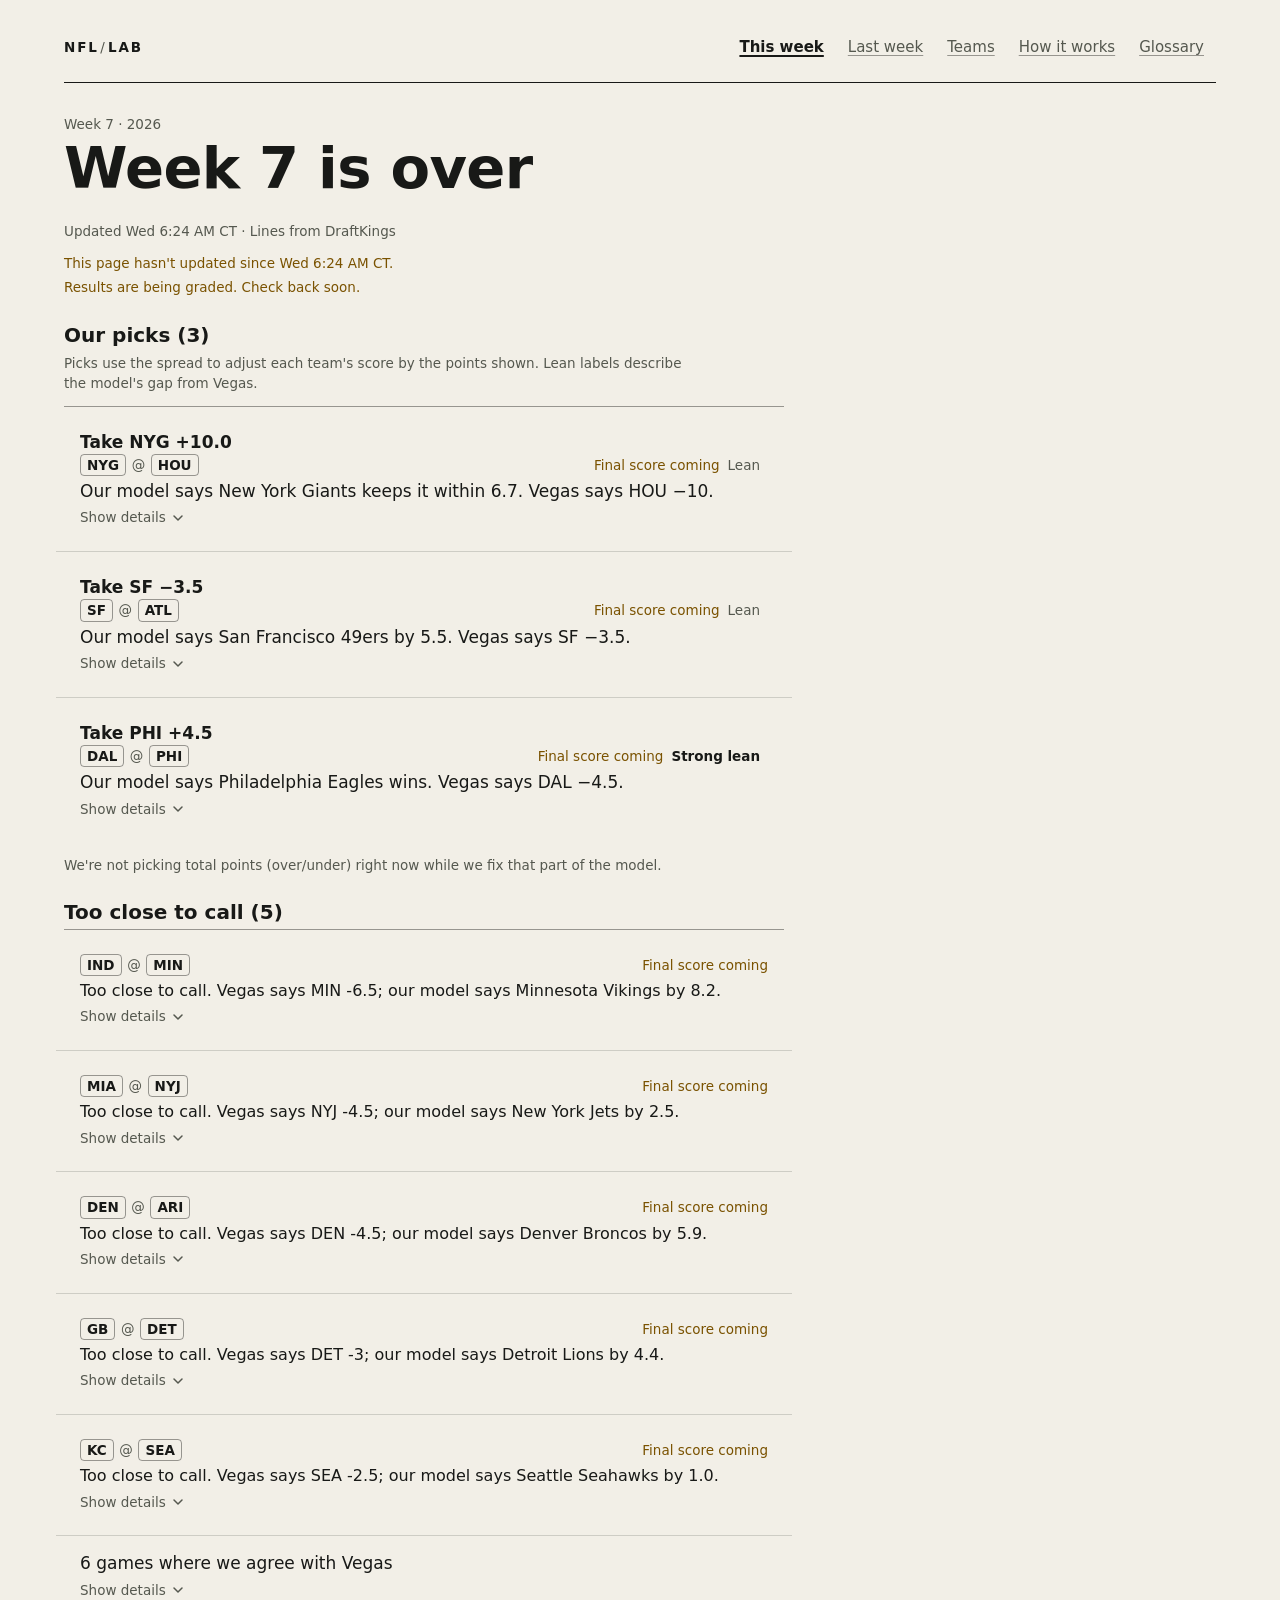
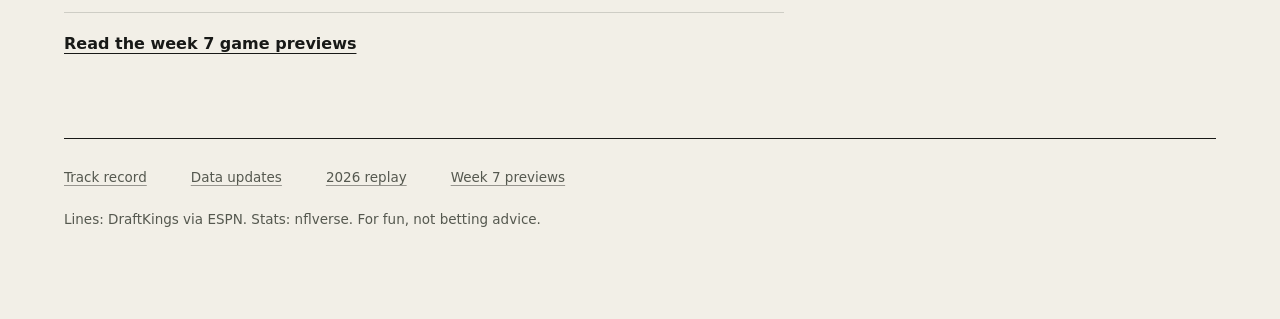
<file: public/index.html>
<!DOCTYPE html>
<html lang="en">
<head>
  <meta charset="utf-8">
  <meta name="viewport" content="width=device-width, initial-scale=1">
  <meta name="theme-color" content="#f2efe7" media="(prefers-color-scheme: light)">
  <meta name="theme-color" content="#181917" media="(prefers-color-scheme: dark)">
  <meta name="description" content="Who NFL Lab's model thinks wins this week, next to what Vegas says, plus an honest 2026 record.">
  <link rel="icon" href="data:image/svg+xml,<svg xmlns='http://www.w3.org/2000/svg' viewBox='0 0 16 16'><rect width='16' height='16' fill='%23181917'/><path d='M5 12.5 11 3.5' stroke='%23f2efe7' stroke-width='2'/></svg>">
  <title>NFL Lab: who we think wins this week</title>
  <link rel="stylesheet" href="assets/site.css">
</head>
<body data-page="home">
  <a class="skip" href="#main">Skip to content</a>
  <div class="wrap">
    <header class="top">
      <a class="mark" href="index.html">NFL<span>/</span>LAB</a>
      <nav class="nav primary" aria-label="Primary">
        <a href="index.html" aria-current="page">This week</a>
        <a href="recaps/week5.html">Last week</a>
        <a href="teams.html">Teams</a>
        <a href="model.html">How it works</a>
        <a href="glossary.html">Glossary</a>
      </nav>
    </header>

    <main id="main" tabindex="-1">
      <p class="kicker" id="kicker">This week</p>
      <h1 id="home-title">Loading this week's picks…</h1>
      <p class="updated" id="updated">&nbsp;</p>
      <p class="final-line" id="final-line" hidden></p>
      <div id="notices"></div>
      <p class="void-note" id="totals-void-note">The 6 week-6 over/under picks were voided Oct 15, and over/unders are paused. A replay of weeks 1-4 with the corrected totals formula went 6-18. The original frozen-model record remains 10-19; the replay does not replace it. The spread picks stand.</p>

      <div id="up-next" class="up-next" hidden></div>
      <h2 id="picks-h">Our picks</h2>
      <p class="picks-help" id="picks-help" hidden>Picks use the spread to adjust each team's score by the points shown. Lean labels describe the model's gap from Vegas.</p>
      <ul class="games" id="games"><li class="game-row placeholder" aria-hidden="true"></li></ul>
      <p class="totals-paused" id="totals-paused" hidden></p>

      <h2 id="close-h">Too close to call</h2>
      <ul class="games" id="close-games"></ul>

      <p class="next-link" id="previews-link"></p>
    </main>

    <footer>
      <nav class="foot-nav" aria-label="More pages">
        <a href="ledger.html">Track record</a>
        <a href="freshness.html">Data updates</a>
        <a href="report-card.html">2026 replay</a>
        <a href="previews/week7.html">Week 7 previews</a>
      </nav>
      <p class="foot-line">Lines: DraftKings via ESPN. Stats: nflverse. For fun, not betting advice.</p>
    </footer>
  </div>
  <script src="assets/site.js"></script>
</body>
</html>
</file>
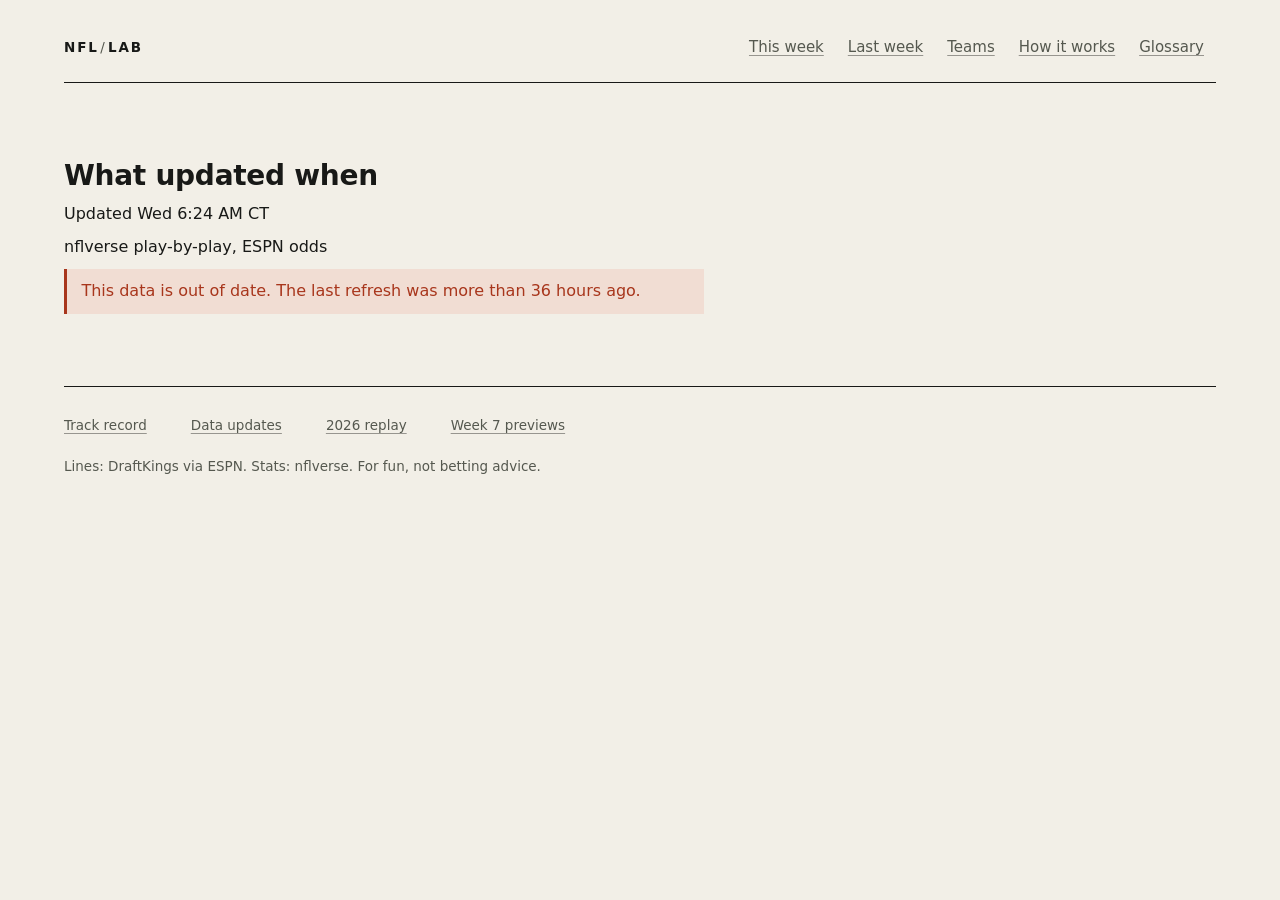
<file: public/freshness.html>
<!DOCTYPE html>
<html lang="en">
<head>
  <meta charset="utf-8">
  <meta name="viewport" content="width=device-width, initial-scale=1">
  <meta name="theme-color" content="#f2efe7" media="(prefers-color-scheme: light)">
  <meta name="theme-color" content="#181917" media="(prefers-color-scheme: dark)">
  <link rel="icon" href="data:image/svg+xml,<svg xmlns='http://www.w3.org/2000/svg' viewBox='0 0 16 16'><rect width='16' height='16' fill='%23181917'/><path d='M5 12.5 11 3.5' stroke='%23f2efe7' stroke-width='2'/></svg>">
  <title>NFL Lab: freshness</title>
  <link rel="stylesheet" href="assets/site.css">
</head>
<body data-page="freshness">
  <a class="skip" href="#main">Skip to content</a>
  <div class="wrap">
    <header class="top">
      <a class="mark" href="index.html">NFL<span>/</span>LAB</a>
      <nav class="nav primary" aria-label="Primary">
        <a href="index.html">This week</a>
        <a href="recaps/week5.html">Last week</a>
        <a href="teams.html">Teams</a>
        <a href="model.html">How it works</a>
        <a href="glossary.html">Glossary</a>
      </nav>
    </header>
    <main id="main" tabindex="-1">
    <h1>What updated when</h1>
    <p id="when">Updated …</p>
    <p>nflverse play-by-play, ESPN odds</p>
    <p id="stale" class="stale" hidden></p>
    </main>
    <footer>
      <nav class="foot-nav" aria-label="More pages">
        <a href="ledger.html">Track record</a>
        <a href="freshness.html">Data updates</a>
        <a href="report-card.html">2026 replay</a>
        <a href="previews/week7.html">Week 7 previews</a>
      </nav>
      <p class="foot-line">Lines: DraftKings via ESPN. Stats: nflverse. For fun, not betting advice.</p>
    </footer>
  </div>
  <script src="assets/site.js"></script>
</body>
</html>
</file>
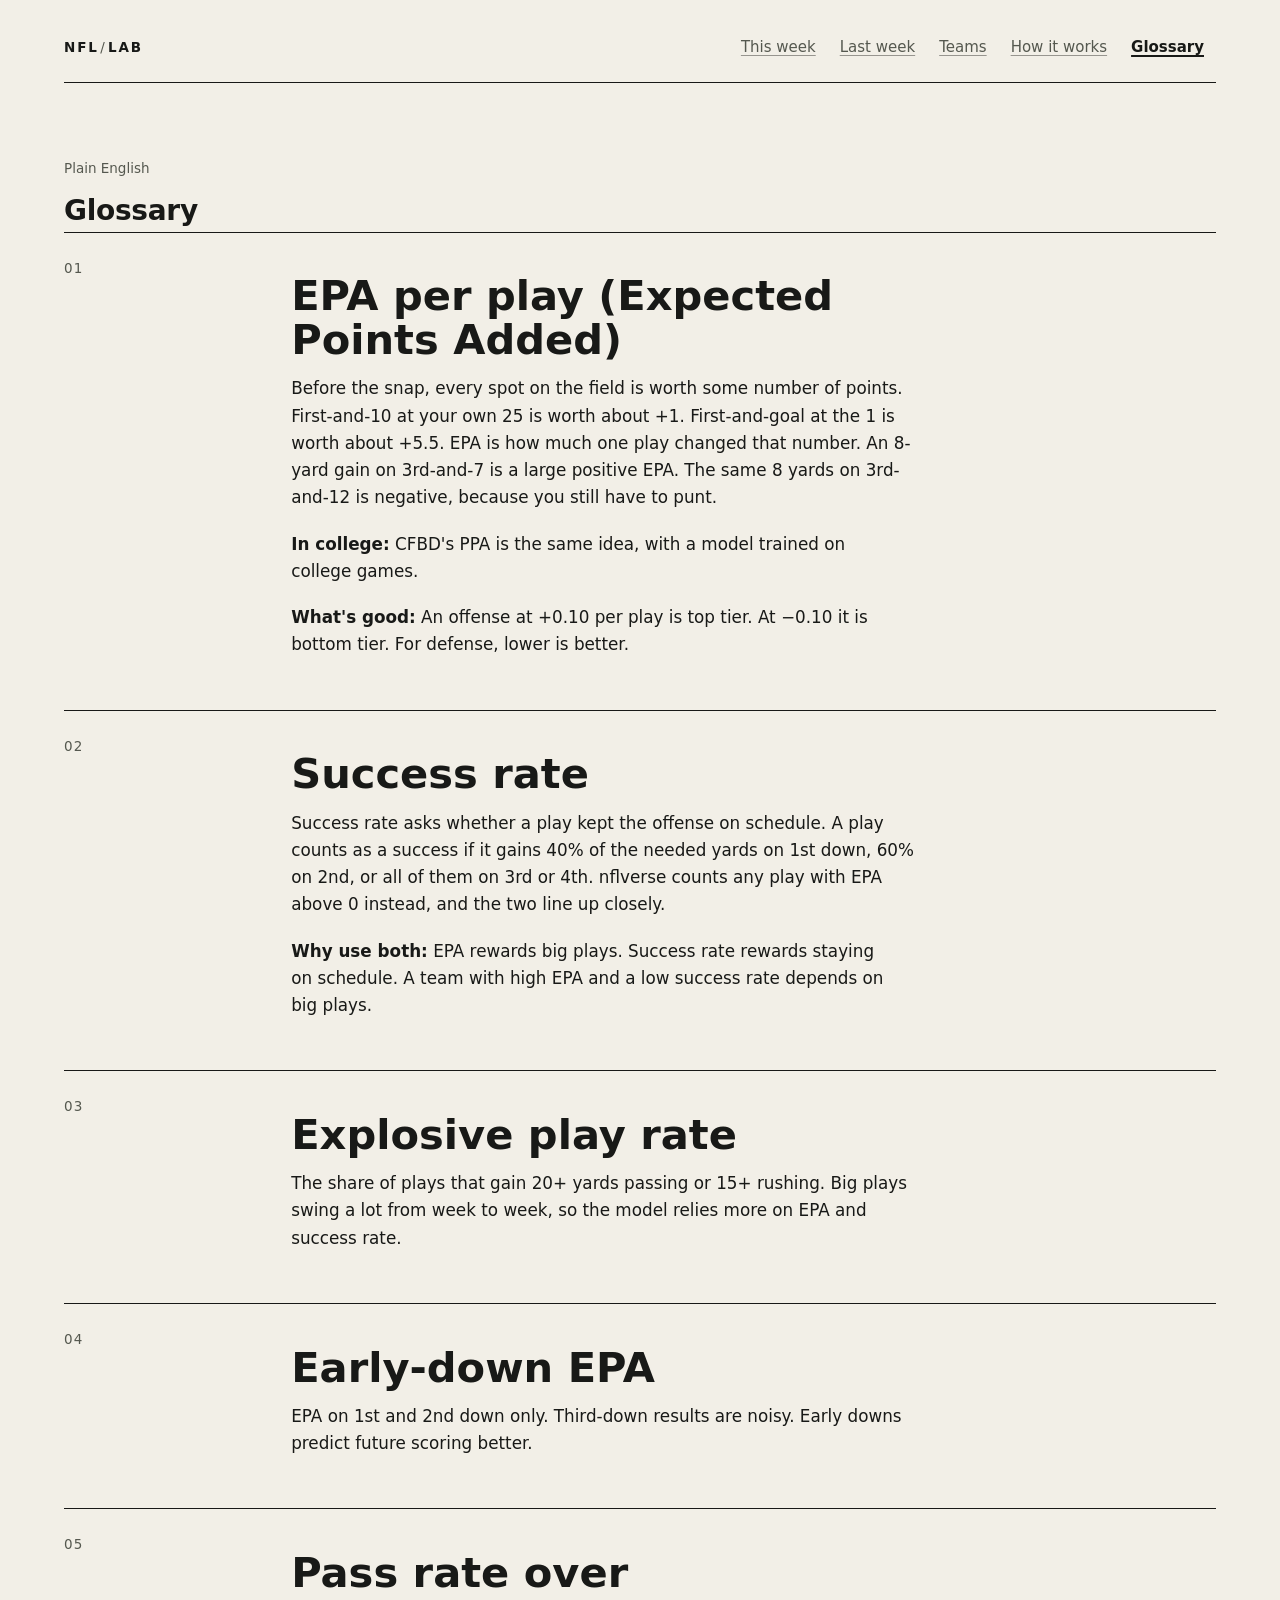
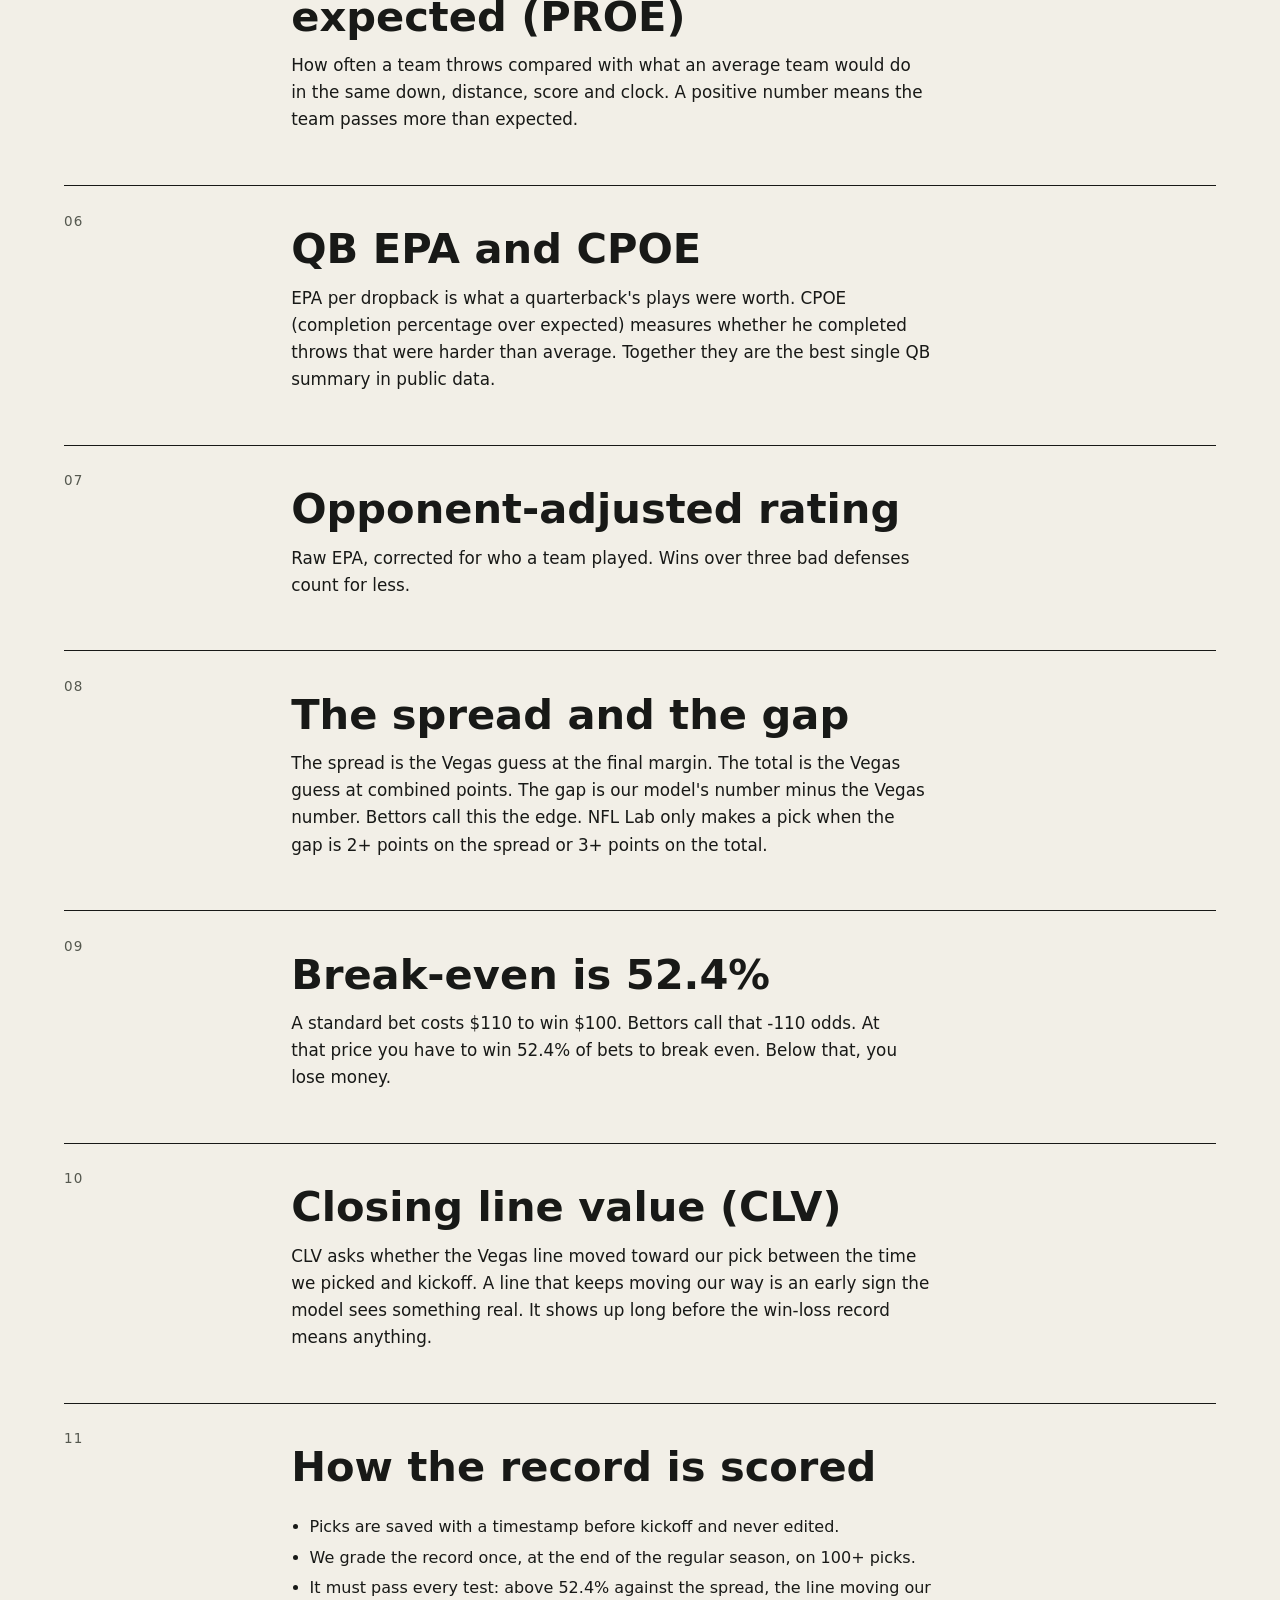
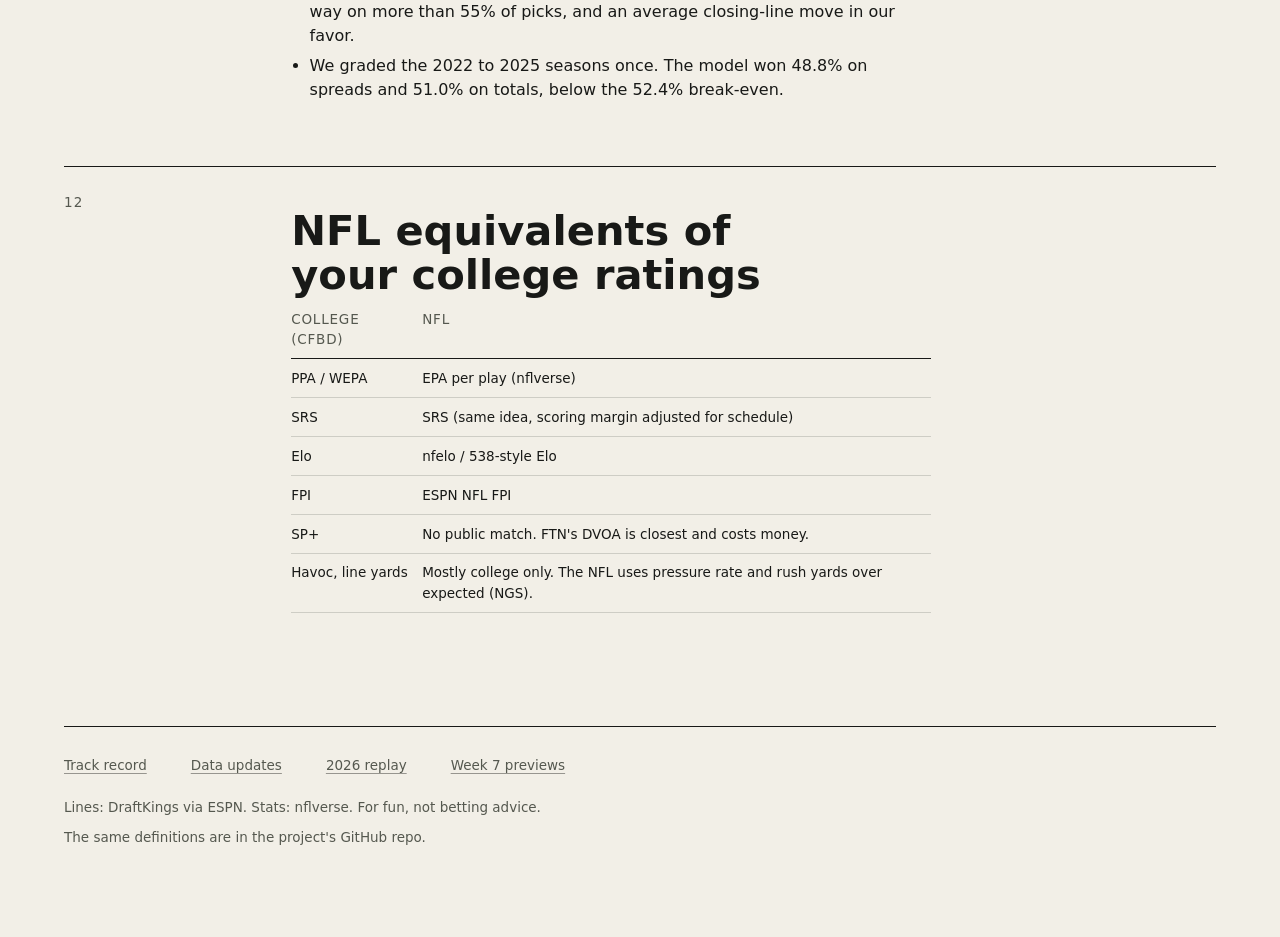
<file: public/glossary.html>
<!DOCTYPE html>
<html lang="en">
<head>
  <meta charset="utf-8">
  <meta name="viewport" content="width=device-width, initial-scale=1">
  <meta name="theme-color" content="#f2efe7" media="(prefers-color-scheme: light)">
  <meta name="theme-color" content="#181917" media="(prefers-color-scheme: dark)">
  <link rel="icon" href="data:image/svg+xml,<svg xmlns='http://www.w3.org/2000/svg' viewBox='0 0 16 16'><rect width='16' height='16' fill='%23181917'/><path d='M5 12.5 11 3.5' stroke='%23f2efe7' stroke-width='2'/></svg>">
  <title>NFL Lab: glossary</title>
  <link rel="stylesheet" href="assets/site.css">
</head>
<body>
  <a class="skip" href="#main">Skip to content</a>
  <div class="wrap">
    <header class="top">
      <a class="mark" href="index.html">NFL<span>/</span>LAB</a>
      <nav class="nav primary" aria-label="Primary">
        <a href="index.html">This week</a>
        <a href="recaps/week5.html">Last week</a>
        <a href="teams.html">Teams</a>
        <a href="model.html">How it works</a>
        <a href="glossary.html" aria-current="page">Glossary</a>
      </nav>
    </header>
    <main id="main" tabindex="-1">
    <p class="kicker">Plain English</p>
    <h1>Glossary</h1>

    <article class="game">
      <h2>EPA per play (Expected Points Added)</h2>
      <p>Before the snap, every spot on the field is worth some number of points. First-and-10 at your own 25 is worth about +1. First-and-goal at the 1 is worth about +5.5. EPA is how much one play changed that number. An 8-yard gain on 3rd-and-7 is a large positive EPA. The same 8 yards on 3rd-and-12 is negative, because you still have to punt.</p>
      <p><strong>In college:</strong> CFBD's PPA is the same idea, with a model trained on college games.</p>
      <p><strong>What's good:</strong> An offense at +0.10 per play is top tier. At −0.10 it is bottom tier. For defense, lower is better.</p>
    </article>

    <article class="game">
      <h2>Success rate</h2>
      <p>Success rate asks whether a play kept the offense on schedule. A play counts as a success if it gains 40% of the needed yards on 1st down, 60% on 2nd, or all of them on 3rd or 4th. nflverse counts any play with EPA above 0 instead, and the two line up closely.</p>
      <p><strong>Why use both:</strong> EPA rewards big plays. Success rate rewards staying on schedule. A team with high EPA and a low success rate depends on big plays.</p>
    </article>

    <article class="game">
      <h2>Explosive play rate</h2>
      <p>The share of plays that gain 20+ yards passing or 15+ rushing. Big plays swing a lot from week to week, so the model relies more on EPA and success rate.</p>
    </article>

    <article class="game">
      <h2>Early-down EPA</h2>
      <p>EPA on 1st and 2nd down only. Third-down results are noisy. Early downs predict future scoring better.</p>
    </article>

    <article class="game">
      <h2>Pass rate over expected (PROE)</h2>
      <p>How often a team throws compared with what an average team would do in the same down, distance, score and clock. A positive number means the team passes more than expected.</p>
    </article>

    <article class="game">
      <h2>QB EPA and CPOE</h2>
      <p>EPA per dropback is what a quarterback's plays were worth. CPOE (completion percentage over expected) measures whether he completed throws that were harder than average. Together they are the best single QB summary in public data.</p>
    </article>

    <article class="game">
      <h2>Opponent-adjusted rating</h2>
      <p>Raw EPA, corrected for who a team played. Wins over three bad defenses count for less.</p>
    </article>

    <article class="game">
      <h2>The spread and the gap</h2>
      <p>The spread is the Vegas guess at the final margin. The total is the Vegas guess at combined points. The gap is our model's number minus the Vegas number. Bettors call this the edge. NFL Lab only makes a pick when the gap is 2+ points on the spread or 3+ points on the total.</p>
    </article>

    <article class="game">
      <h2>Break-even is 52.4%</h2>
      <p>A standard bet costs $110 to win $100. Bettors call that -110 odds. At that price you have to win 52.4% of bets to break even. Below that, you lose money.</p>
    </article>

    <article class="game">
      <h2>Closing line value (CLV)</h2>
      <p>CLV asks whether the Vegas line moved toward our pick between the time we picked and kickoff. A line that keeps moving our way is an early sign the model sees something real. It shows up long before the win-loss record means anything.</p>
    </article>

    <article class="game">
      <h2>How the record is scored</h2>
      <ul>
        <li>Picks are saved with a timestamp before kickoff and never edited.</li>
        <li>We grade the record once, at the end of the regular season, on 100+ picks.</li>
        <li>It must pass every test: above 52.4% against the spread, the line moving our way on more than 55% of picks, and an average closing-line move in our favor.</li>
        <li>We graded the 2022 to 2025 seasons once. The model won 48.8% on spreads and 51.0% on totals, below the 52.4% break-even.</li>
      </ul>
    </article>

    <article class="game">
      <h2>NFL equivalents of your college ratings</h2>
      <table>
        <thead><tr><th>College (CFBD)</th><th>NFL</th></tr></thead>
        <tbody>
          <tr><td>PPA / WEPA</td><td>EPA per play (nflverse)</td></tr>
          <tr><td>SRS</td><td>SRS (same idea, scoring margin adjusted for schedule)</td></tr>
          <tr><td>Elo</td><td>nfelo / 538-style Elo</td></tr>
          <tr><td>FPI</td><td>ESPN NFL FPI</td></tr>
          <tr><td>SP+</td><td>No public match. FTN's DVOA is closest and costs money.</td></tr>
          <tr><td>Havoc, line yards</td><td>Mostly college only. The NFL uses pressure rate and rush yards over expected (NGS).</td></tr>
        </tbody>
      </table>
    </article>

    </main>
    <footer>
      <nav class="foot-nav" aria-label="More pages">
        <a href="ledger.html">Track record</a>
        <a href="freshness.html">Data updates</a>
        <a href="report-card.html">2026 replay</a>
        <a href="previews/week7.html">Week 7 previews</a>
      </nav>
      <p class="foot-line">Lines: DraftKings via ESPN. Stats: nflverse. For fun, not betting advice.</p>
      <p>The same definitions are in the project's GitHub repo.</p>
    </footer>
  </div>
</body>
</html>
</file>
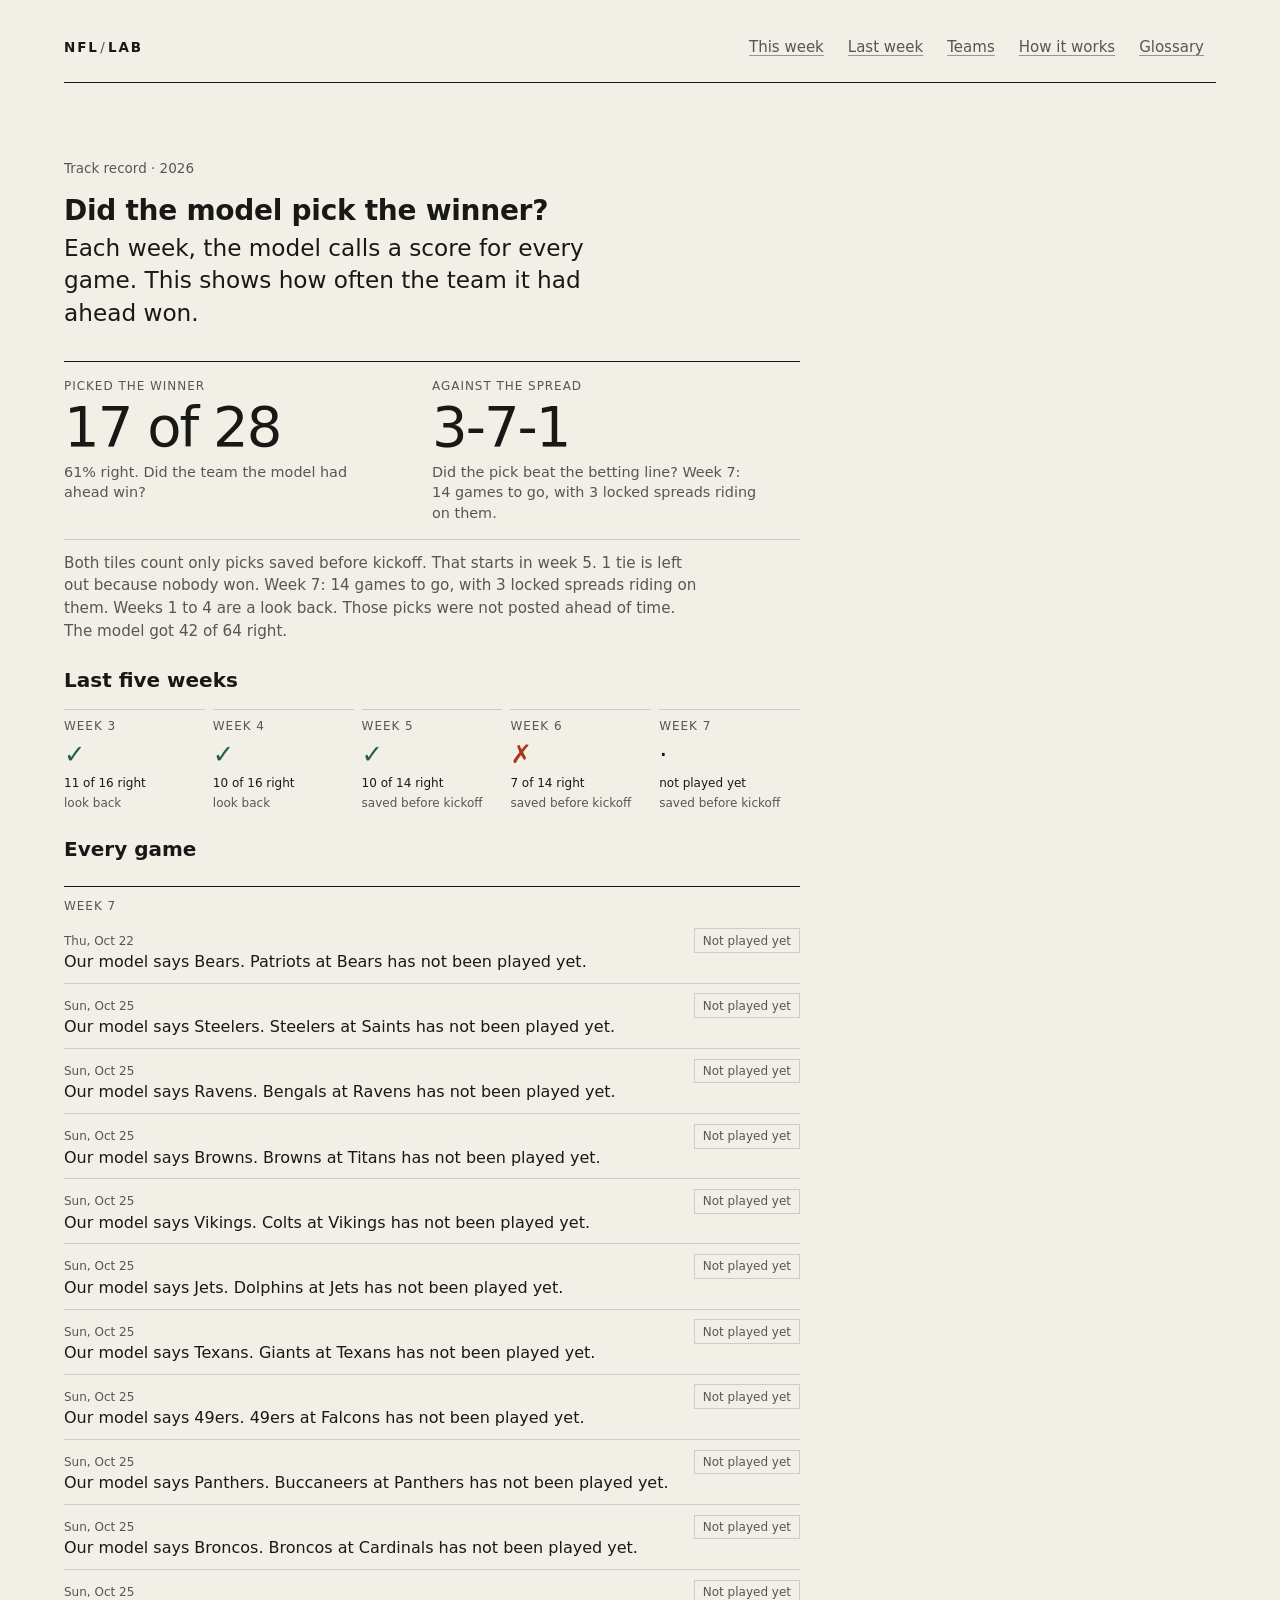
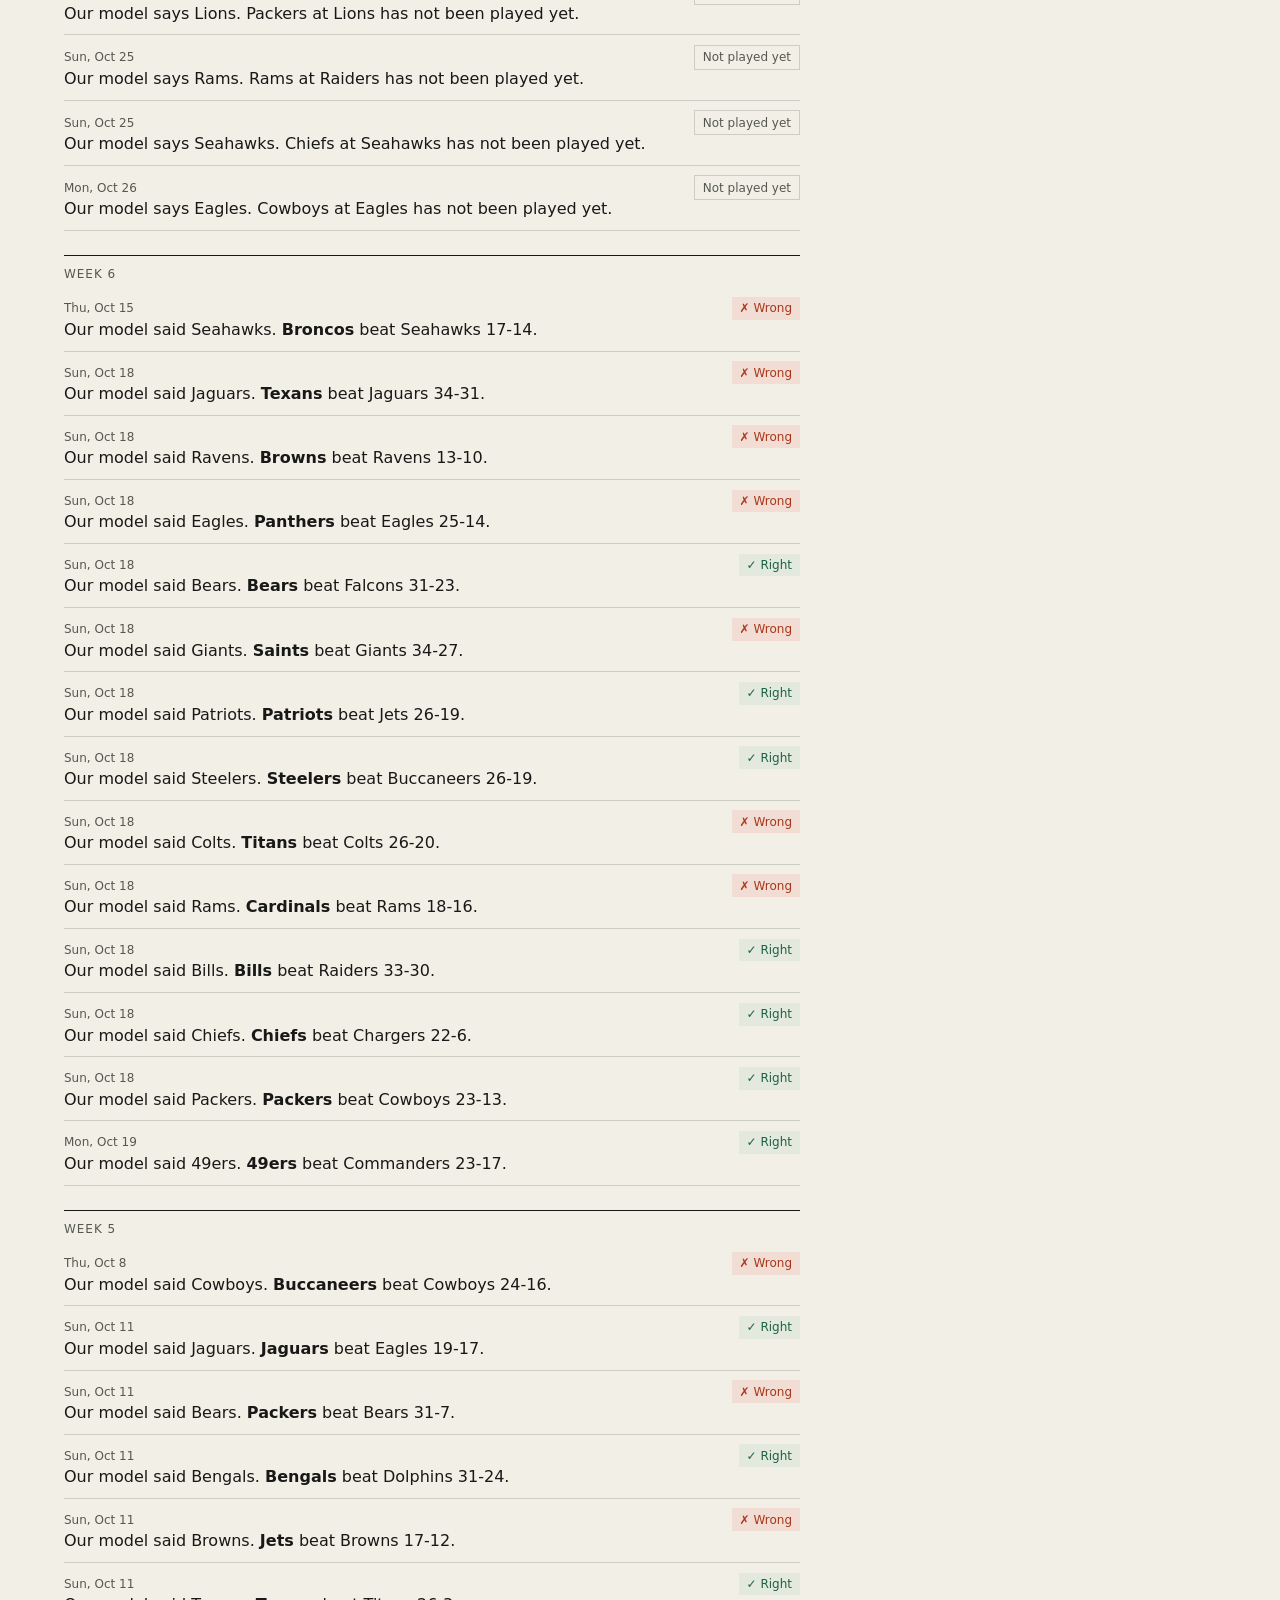
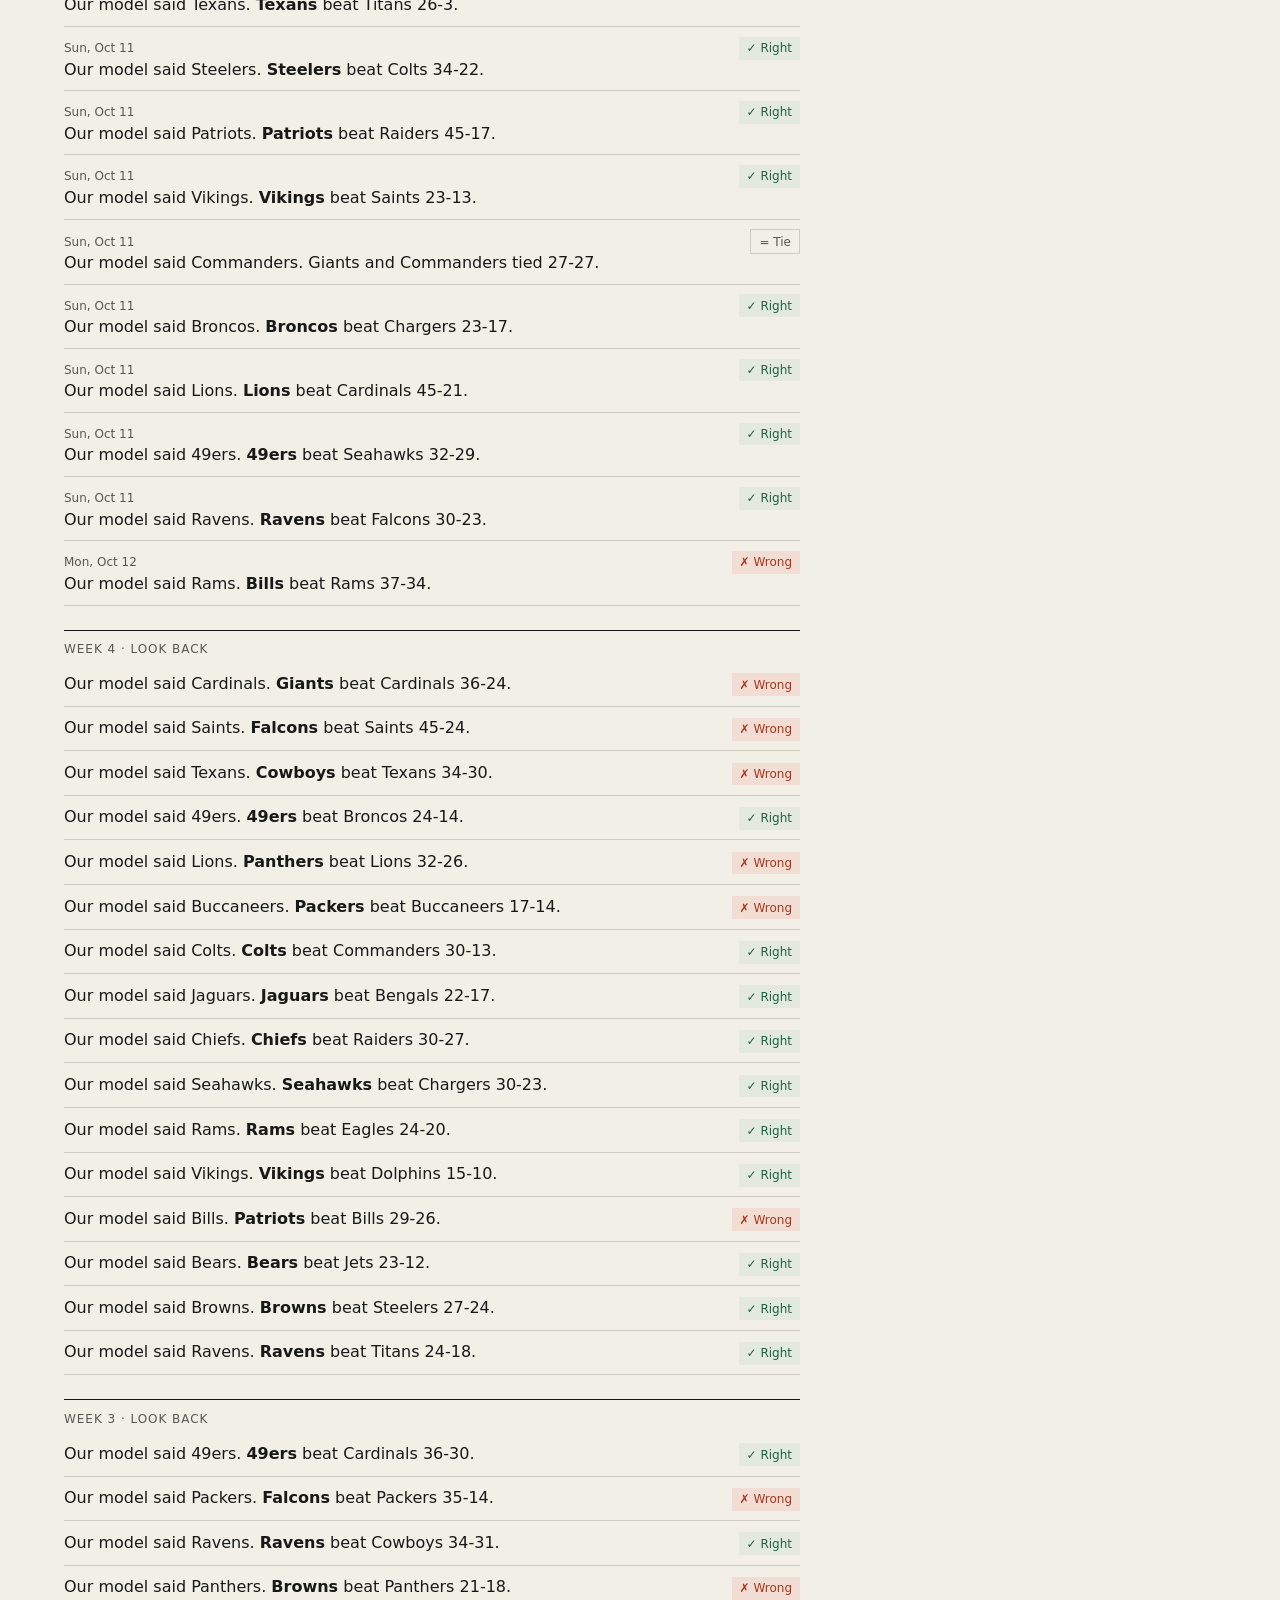
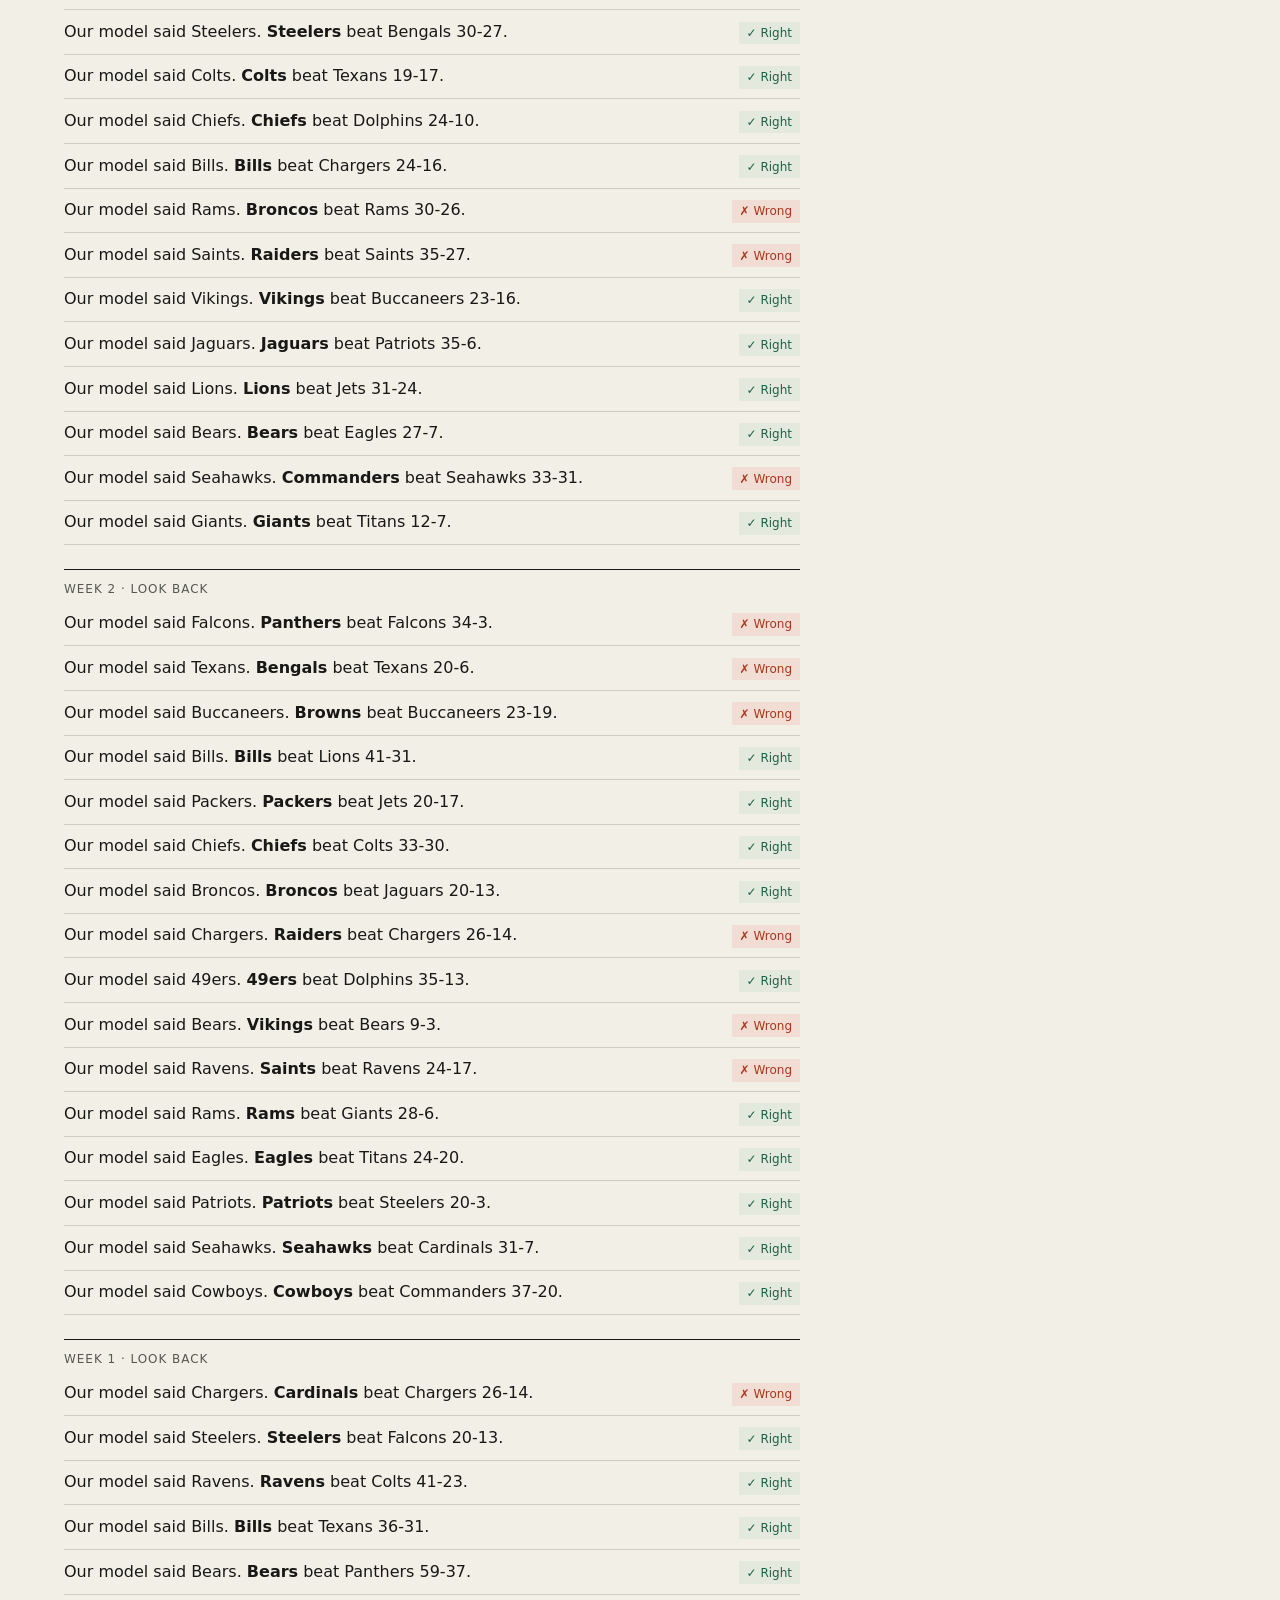
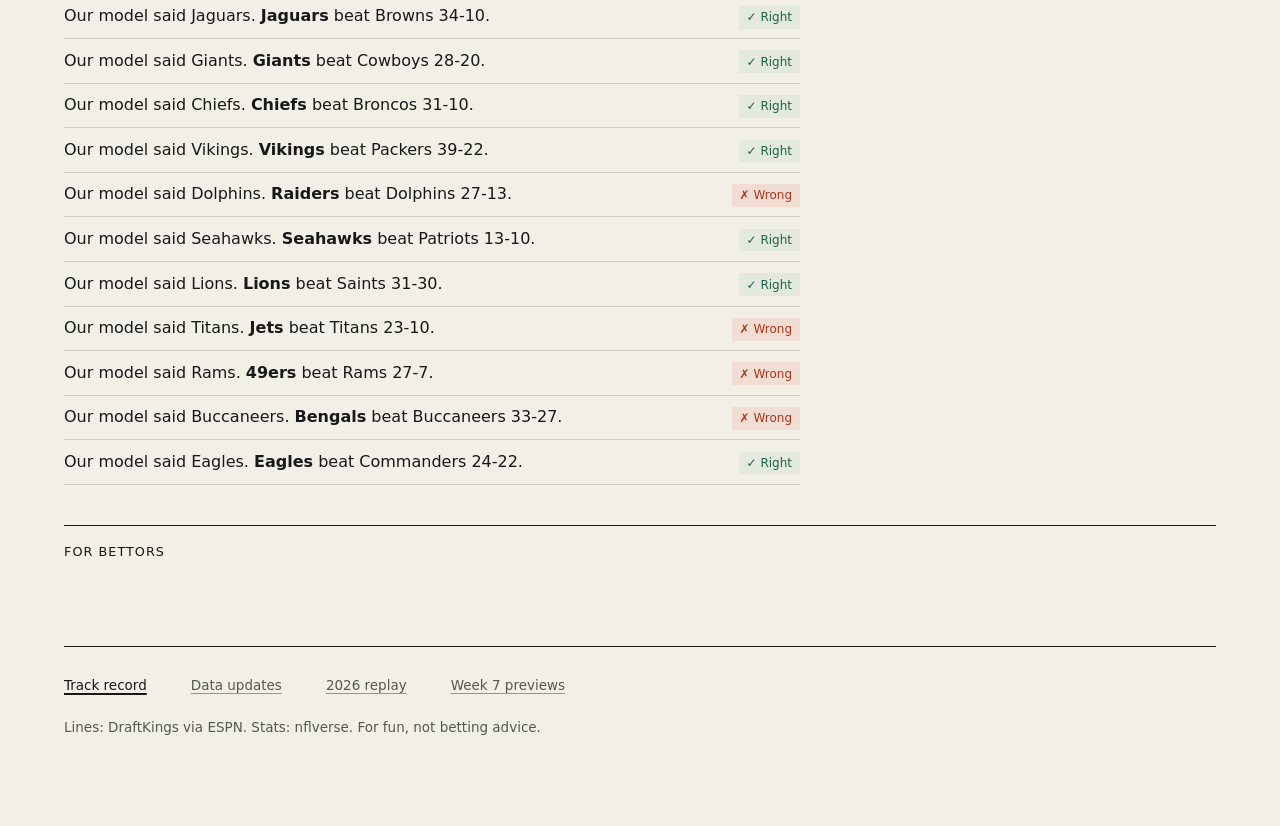
<file: public/ledger.html>
<!DOCTYPE html>
<html lang="en">
<head>
  <meta charset="utf-8">
  <meta name="viewport" content="width=device-width, initial-scale=1">
  <meta name="theme-color" content="#f2efe7" media="(prefers-color-scheme: light)">
  <meta name="theme-color" content="#181917" media="(prefers-color-scheme: dark)">
  <link rel="icon" href="data:image/svg+xml,<svg xmlns='http://www.w3.org/2000/svg' viewBox='0 0 16 16'><rect width='16' height='16' fill='%23181917'/><path d='M5 12.5 11 3.5' stroke='%23f2efe7' stroke-width='2'/></svg>">
  <title>NFL Lab: track record</title>
  <link rel="stylesheet" href="assets/site.css">
</head>
<body data-page="ledger">
  <a class="skip" href="#main">Skip to content</a>
  <div class="wrap">
    <header class="top">
      <a class="mark" href="index.html">NFL<span>/</span>LAB</a>
      <nav class="nav primary" aria-label="Primary">
        <a href="index.html">This week</a>
        <a href="recaps/week5.html">Last week</a>
        <a href="teams.html">Teams</a>
        <a href="model.html">How it works</a>
        <a href="glossary.html">Glossary</a>
      </nav>
    </header>
    <main id="main" tabindex="-1">
    <p class="kicker">Track record · 2026</p>
    <h1>Did the model pick the winner?</h1>
    <p class="lede">Each week, the model calls a score for every game. This shows how often the team it had ahead won.</p>
    <div class="tr-tiles" id="tr-tiles" aria-live="polite"></div>
    <p class="gloss" id="tr-scope">…</p>
    <h2>Last five weeks</h2>
    <ol class="tr-strip" id="tr-strip"></ol>
    <h2>Every game</h2>
    <div id="tr-games"></div>
    <details class="tr-bettors">
      <summary>For bettors</summary>
    <p class="kicker">2022 to 2025 test, graded once</p>
    <h2>2022 to 2025 did not clear the bar</h2>
    <p class="gloss">A standard bet costs $110 to win $100. Bettors call that -110 odds. At that price you have to win 52.4% of bets to break even.</p>
    <div class="spent">
      <p>Spreads</p>
      <p class="big" id="spread-rec">…</p>
      <p>Totals</p>
      <p class="big" id="total-rec">…</p>
      <p>We graded these seasons once, with the pick rule locked in advance. Ties against the spread (pushes) are counted but left out of the win rate.</p>
    </div>
    <h2>By season</h2>
    <div class="table-scroll" role="region" tabindex="0" aria-label="Holdout record by season">
    <table>
      <thead><tr><th>Season</th><th>Spreads</th><th>Totals</th></tr></thead>
      <tbody id="seasons"></tbody>
    </table>
    </div>
    <h2>Live 2026</h2>
    <p class="lock" id="lock-label">Official week-5 picks, DraftKings lines at lock.</p>
    <p class="void-note" id="totals-void-note">The 6 week-6 over/under picks were voided Oct 15, and over/unders are paused. A replay of weeks 1-4 with the corrected totals formula went 6-18. The original frozen-model record remains 10-19; the replay does not replace it. The spread picks stand.</p>
    <p class="void-note" id="close-fallback-note" hidden></p>
    <p id="holdout-note">The 2026 live record starts with these picks. Our 2022 to 2025 test result stays as published: 48.8% of spread picks right, short of the 52.4% needed to break even.</p>
    <p id="live-health">…</p>
    <p class="totals-paused" id="totals-paused" hidden></p>
    <p class="gloss">We also track whether the Vegas line moved toward our pick between the time we picked and kickoff. A line that keeps moving our way is an early sign the model sees something real. It shows up long before the win-loss record means anything.</p>
    <p class="gloss">We compare the DraftKings line on ESPN at pick time with the same line just before kickoff. A game that missed that check keeps an nflverse closing line, labeled on the card. That line is a different sportsbook and is not this comparison.</p>
    <div class="table-scroll" role="region" tabindex="0" aria-label="Live 2026 picks">
    <table>
      <thead><tr><th>Game</th><th>Pick</th><th>Saved</th></tr></thead>
      <tbody id="live"></tbody>
    </table>
    </div>
    </details>
    </main>
    <footer>
      <nav class="foot-nav" aria-label="More pages">
        <a href="ledger.html" aria-current="page">Track record</a>
        <a href="freshness.html">Data updates</a>
        <a href="report-card.html">2026 replay</a>
        <a href="previews/week7.html">Week 7 previews</a>
      </nav>
      <p class="foot-line">Lines: DraftKings via ESPN. Stats: nflverse. For fun, not betting advice.</p>
    </footer>
  </div>
  <script src="assets/site.js"></script>
</body>
</html>
</file>
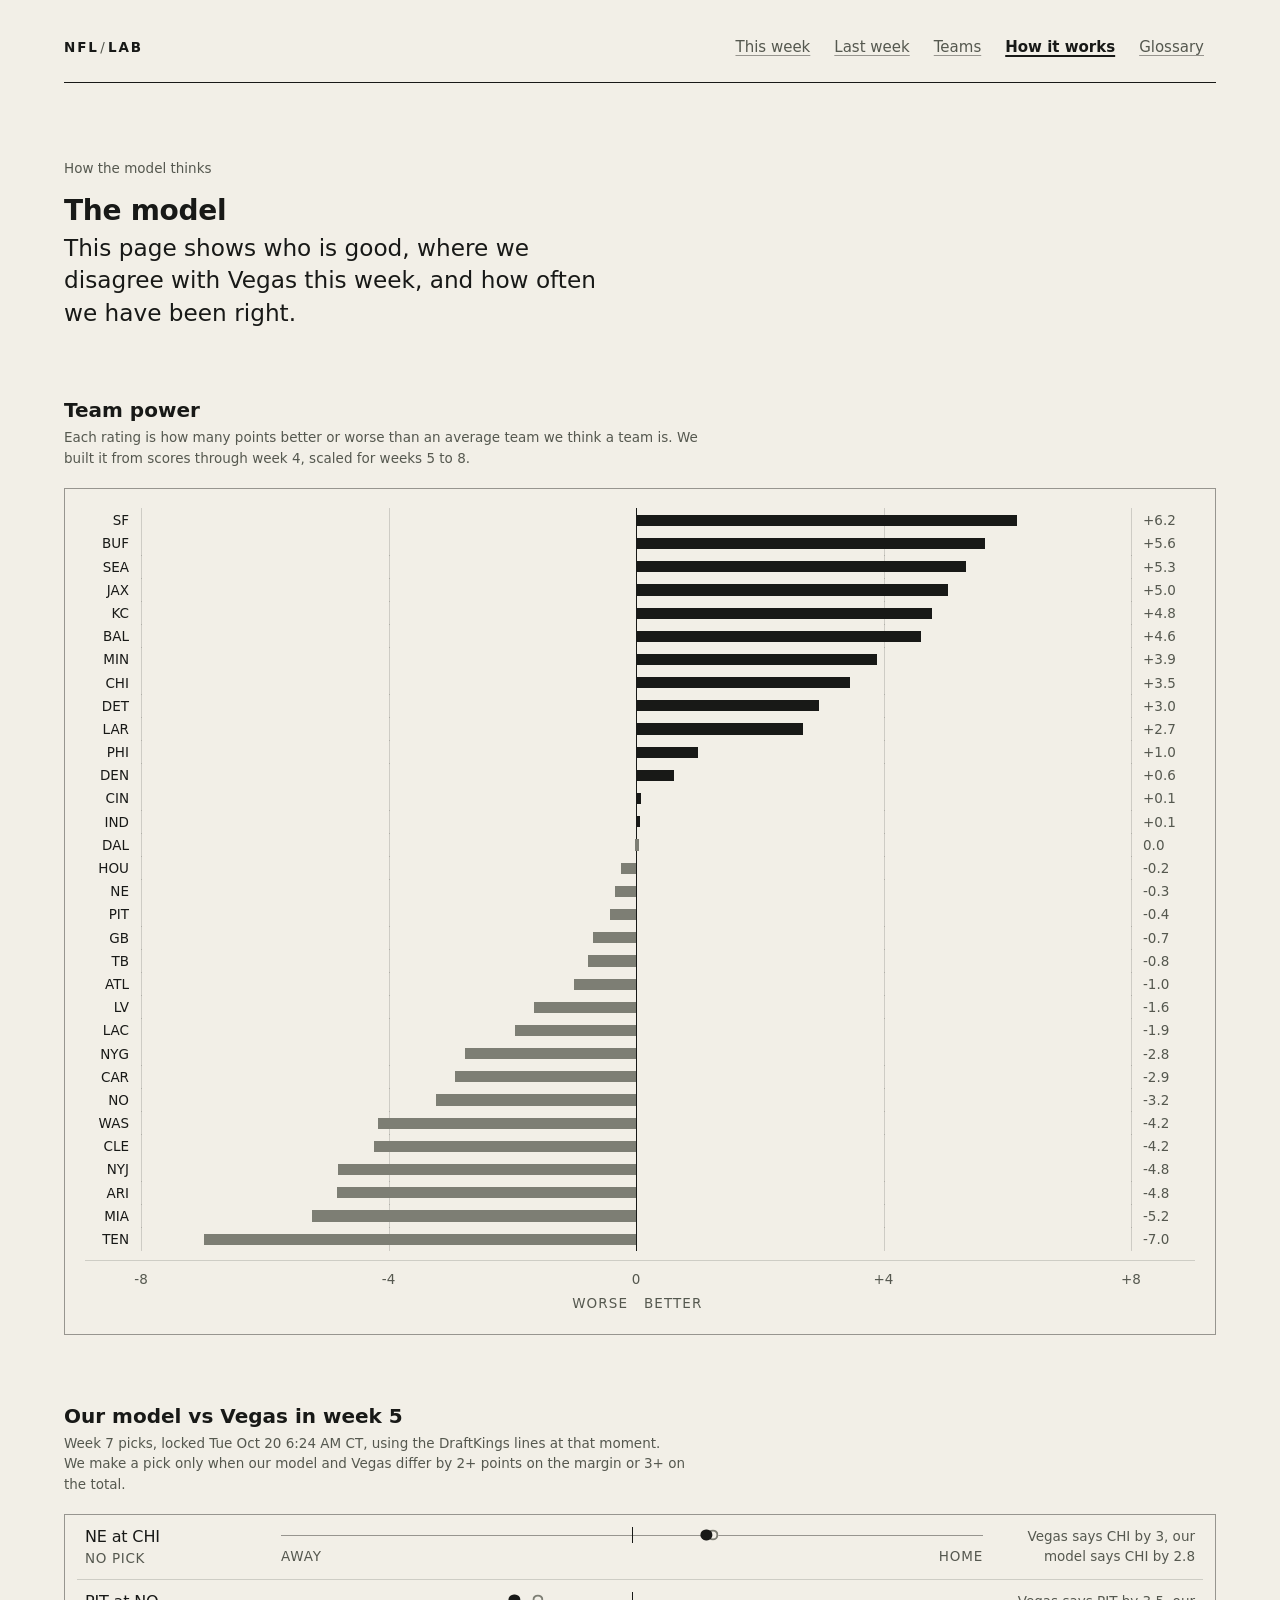
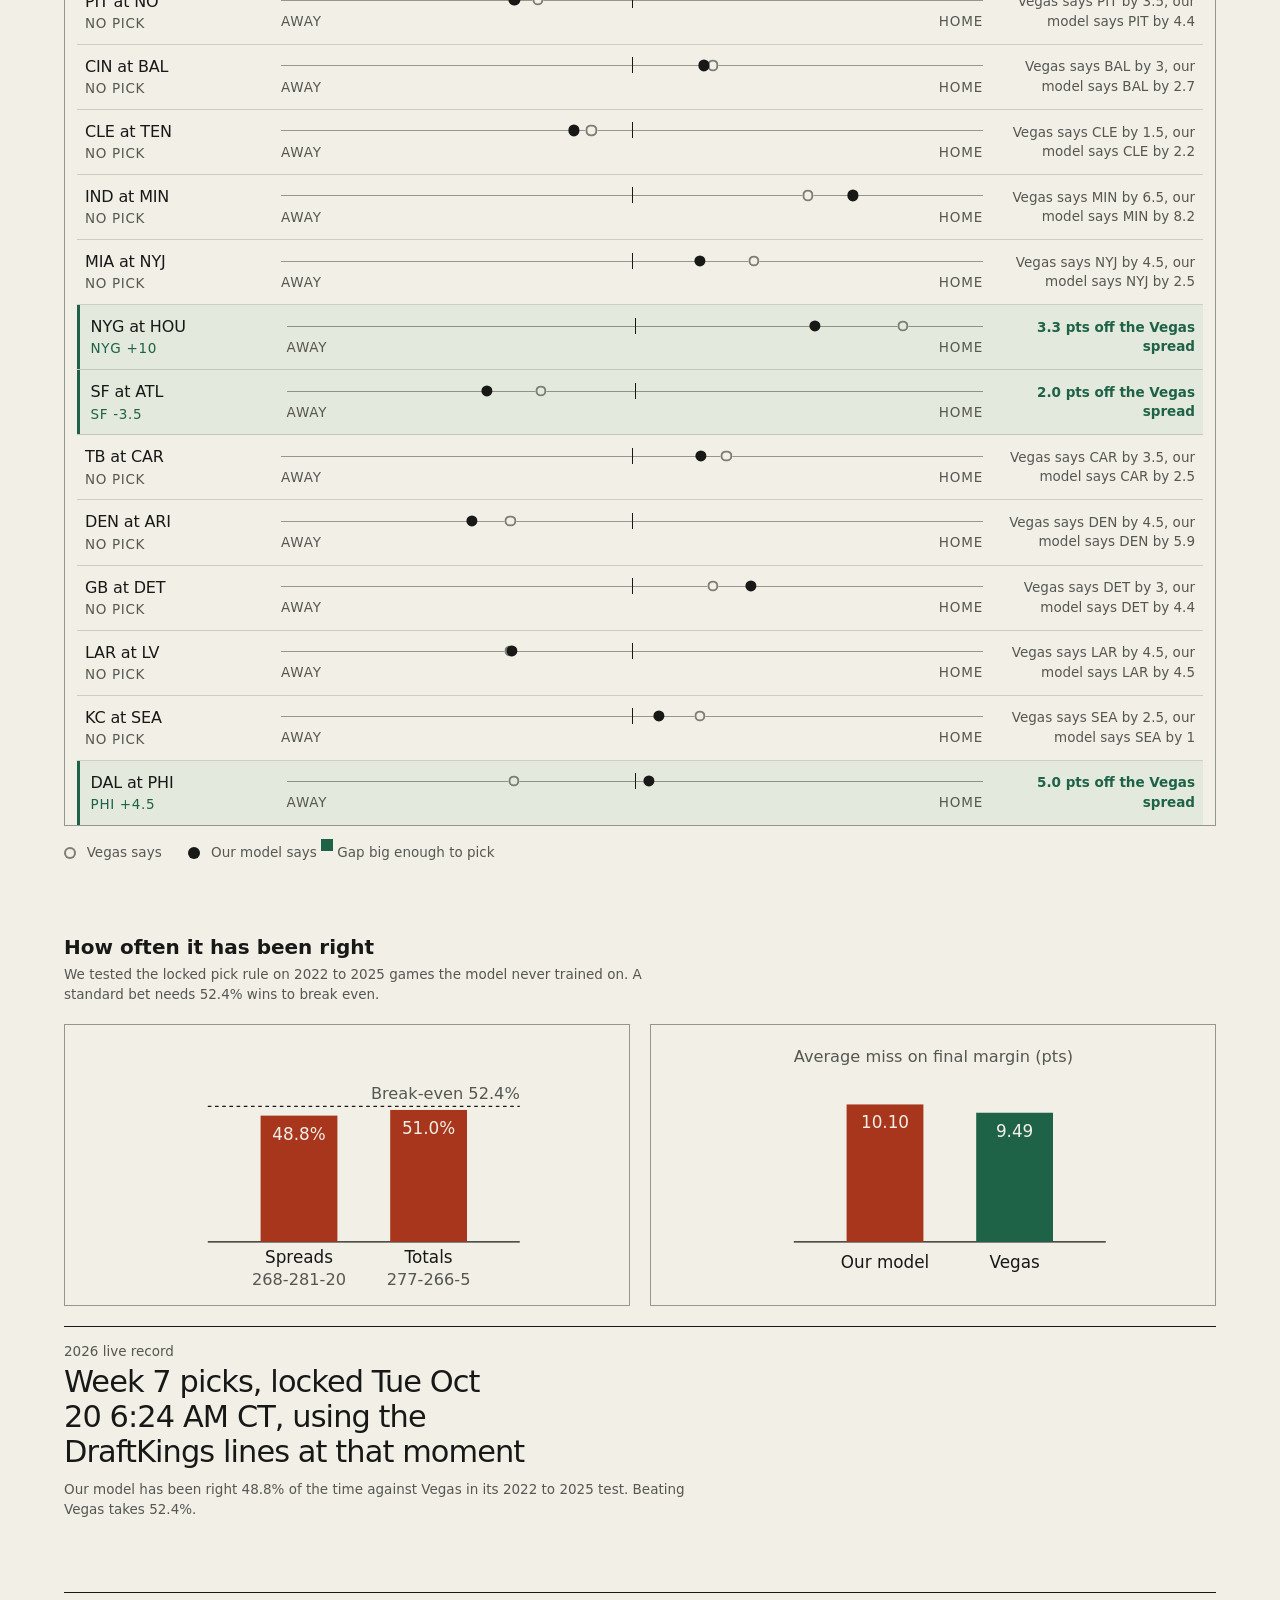
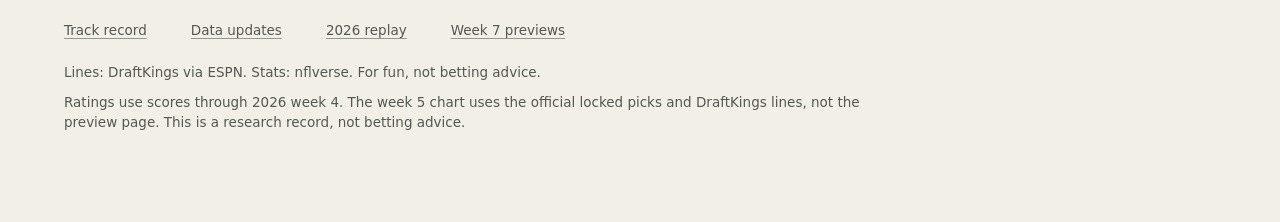
<file: public/model.html>
<!DOCTYPE html>
<html lang="en">
<head>
  <meta charset="utf-8">
  <meta name="viewport" content="width=device-width, initial-scale=1">
  <meta name="theme-color" content="#f2efe7" media="(prefers-color-scheme: light)">
  <meta name="theme-color" content="#181917" media="(prefers-color-scheme: dark)">
  <link rel="icon" href="data:image/svg+xml,<svg xmlns='http://www.w3.org/2000/svg' viewBox='0 0 16 16'><rect width='16' height='16' fill='%23181917'/><path d='M5 12.5 11 3.5' stroke='%23f2efe7' stroke-width='2'/></svg>">
  <title>NFL Lab: model</title>
  <link rel="stylesheet" href="assets/site.css">
</head>
<body data-page="model">
  <a class="skip" href="#main">Skip to content</a>
  <div class="wrap">
    <header class="top">
      <a class="mark" href="index.html">NFL<span>/</span>LAB</a>
      <nav class="nav primary" aria-label="Primary">
        <a href="index.html">This week</a>
        <a href="recaps/week5.html">Last week</a>
        <a href="teams.html">Teams</a>
        <a href="model.html" aria-current="page">How it works</a>
        <a href="glossary.html">Glossary</a>
      </nav>
    </header>

    <main id="main" tabindex="-1">
      <p class="kicker">How the model thinks</p>
      <h1>The model</h1>
      <p class="lede">This page shows who is good, where we disagree with Vegas this week, and how often we have been right.</p>

      <section class="model-sec" aria-labelledby="ratings-h">
        <h2 id="ratings-h">Team power</h2>
        <p class="caption" id="ratings-caption">Each rating is how many points better or worse than an average team we think a team is. We built it from scores through week 4, scaled for weeks 5 to 8.</p>
        <div class="chart-card" id="ratings-chart"></div>
      </section>

      <section class="model-sec" aria-labelledby="week5-h">
        <h2 id="week5-h">Our model vs Vegas in week 5</h2>
        <p class="caption" id="week5-caption">Week 5 picks, using the DraftKings lines at lock time. We make a pick only when our model and Vegas differ by 2+ points on the margin or 3+ on the total.</p>
        <p class="void-note" id="totals-void-note">The 6 week-6 over/under picks were voided Oct 15, and over/unders are paused. A replay of weeks 1-4 with the corrected totals formula went 6-18. The original frozen-model record remains 10-19; the replay does not replace it. The spread picks stand.</p>
        <p class="void-note" id="close-fallback-note" hidden></p>
        <div class="chart-card games-panel" id="games-chart"></div>
        <p class="legend-row" aria-hidden="true">
          <span class="swatch market"></span> Vegas says
          <span class="swatch model"></span> Our model says
          <span class="swatch pick"></span> Gap big enough to pick
        </p>
      </section>

      <section class="model-sec" aria-labelledby="record-h">
        <h2 id="record-h">How often it has been right</h2>
        <p class="caption">We tested the locked pick rule on 2022 to 2025 games the model never trained on. A standard bet needs 52.4% wins to break even.</p>
        <div class="chart-grid">
          <div class="chart-card" id="winrate-chart"></div>
          <div class="chart-card" id="mae-chart"></div>
        </div>
        <div class="live-slot" id="live-slot">
          <p class="kicker">2026 live record</p>
          <p class="live-label" id="live-label">Week 5 picks, using the DraftKings lines at lock time</p>
          <p class="meta" id="live-meta">The 2026 live record starts with these picks. Our 2022 to 2025 test result stays as published: 48.8% of spread picks right, short of the 52.4% needed to break even.</p>
        </div>
      </section>
    </main>

    <footer>
      <nav class="foot-nav" aria-label="More pages">
        <a href="ledger.html">Track record</a>
        <a href="freshness.html">Data updates</a>
        <a href="report-card.html">2026 replay</a>
        <a href="previews/week7.html">Week 7 previews</a>
      </nav>
      <p class="foot-line">Lines: DraftKings via ESPN. Stats: nflverse. For fun, not betting advice.</p>
      <p>Ratings use scores through 2026 week 4. The week 5 chart uses the official locked picks and DraftKings lines, not the preview page. This is a research record, not betting advice.</p>
    </footer>
  </div>
  <script src="assets/site.js"></script>
</body>
</html>
</file>
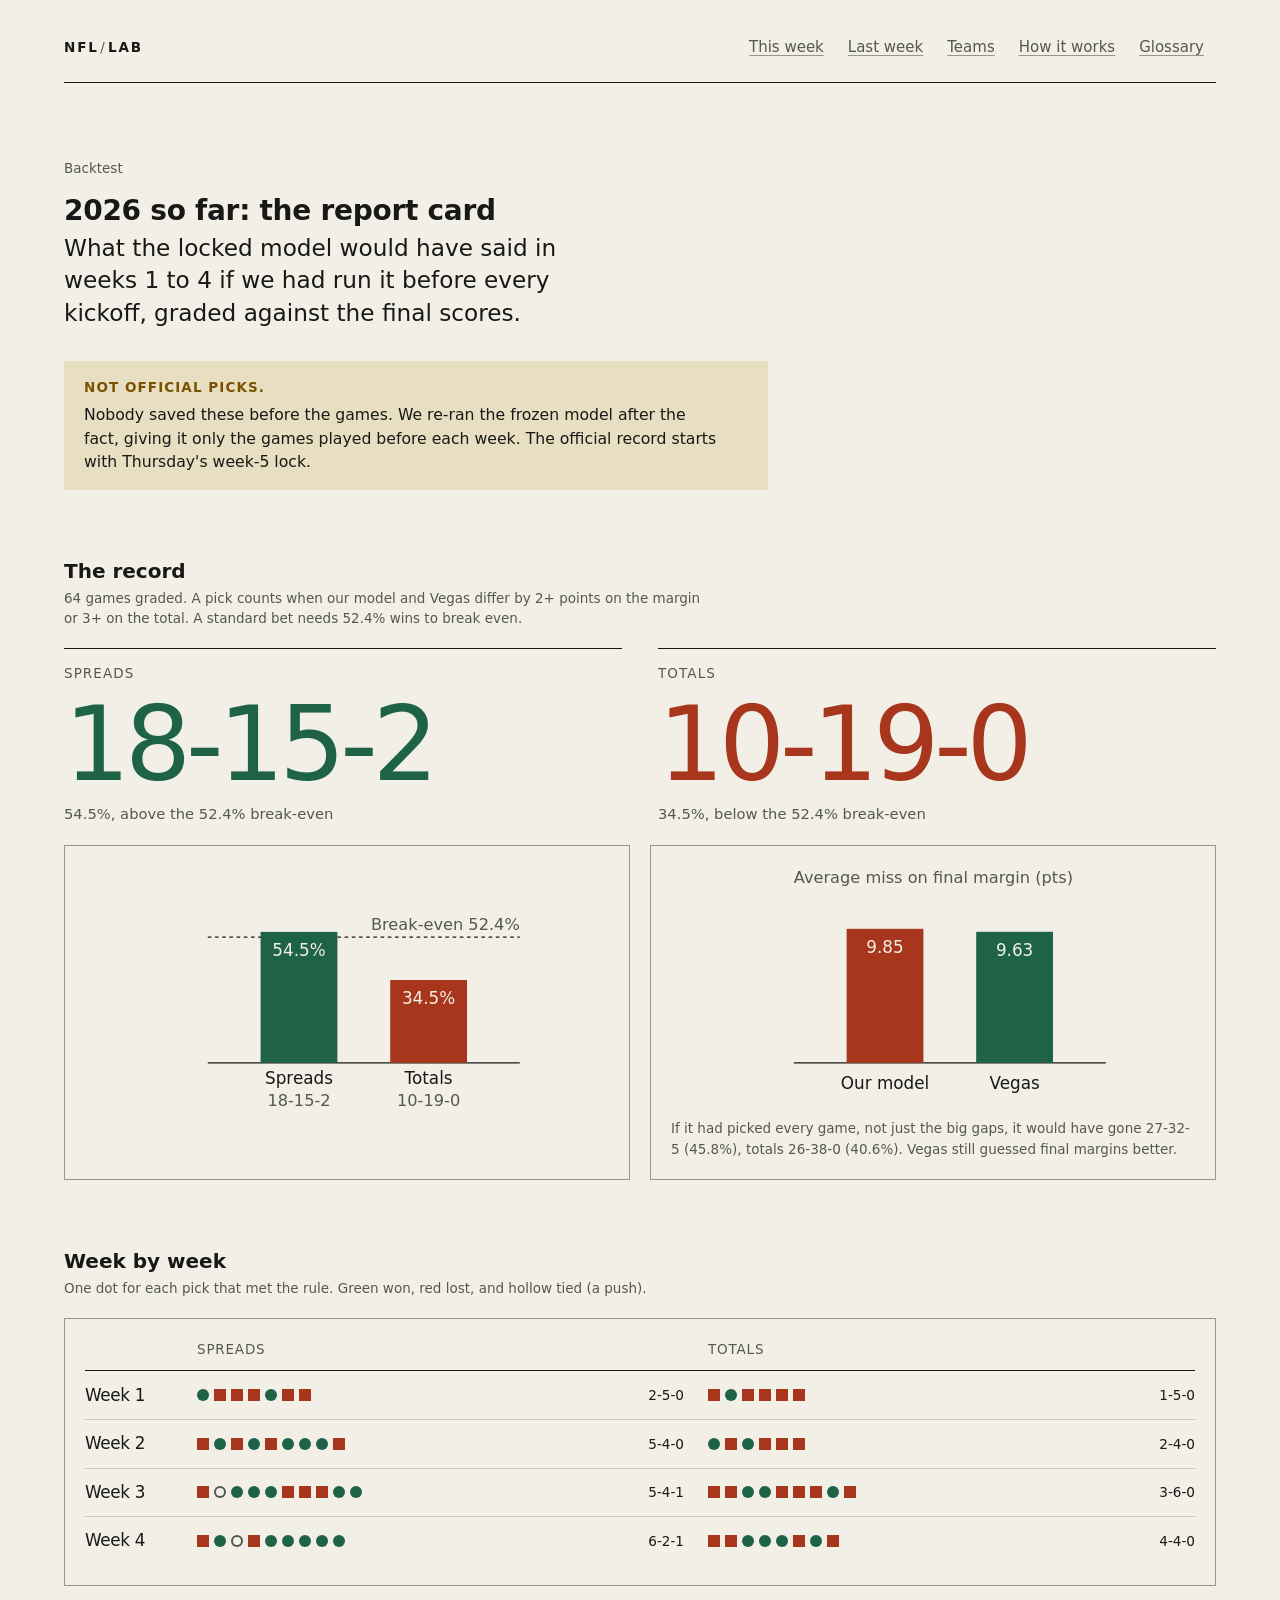
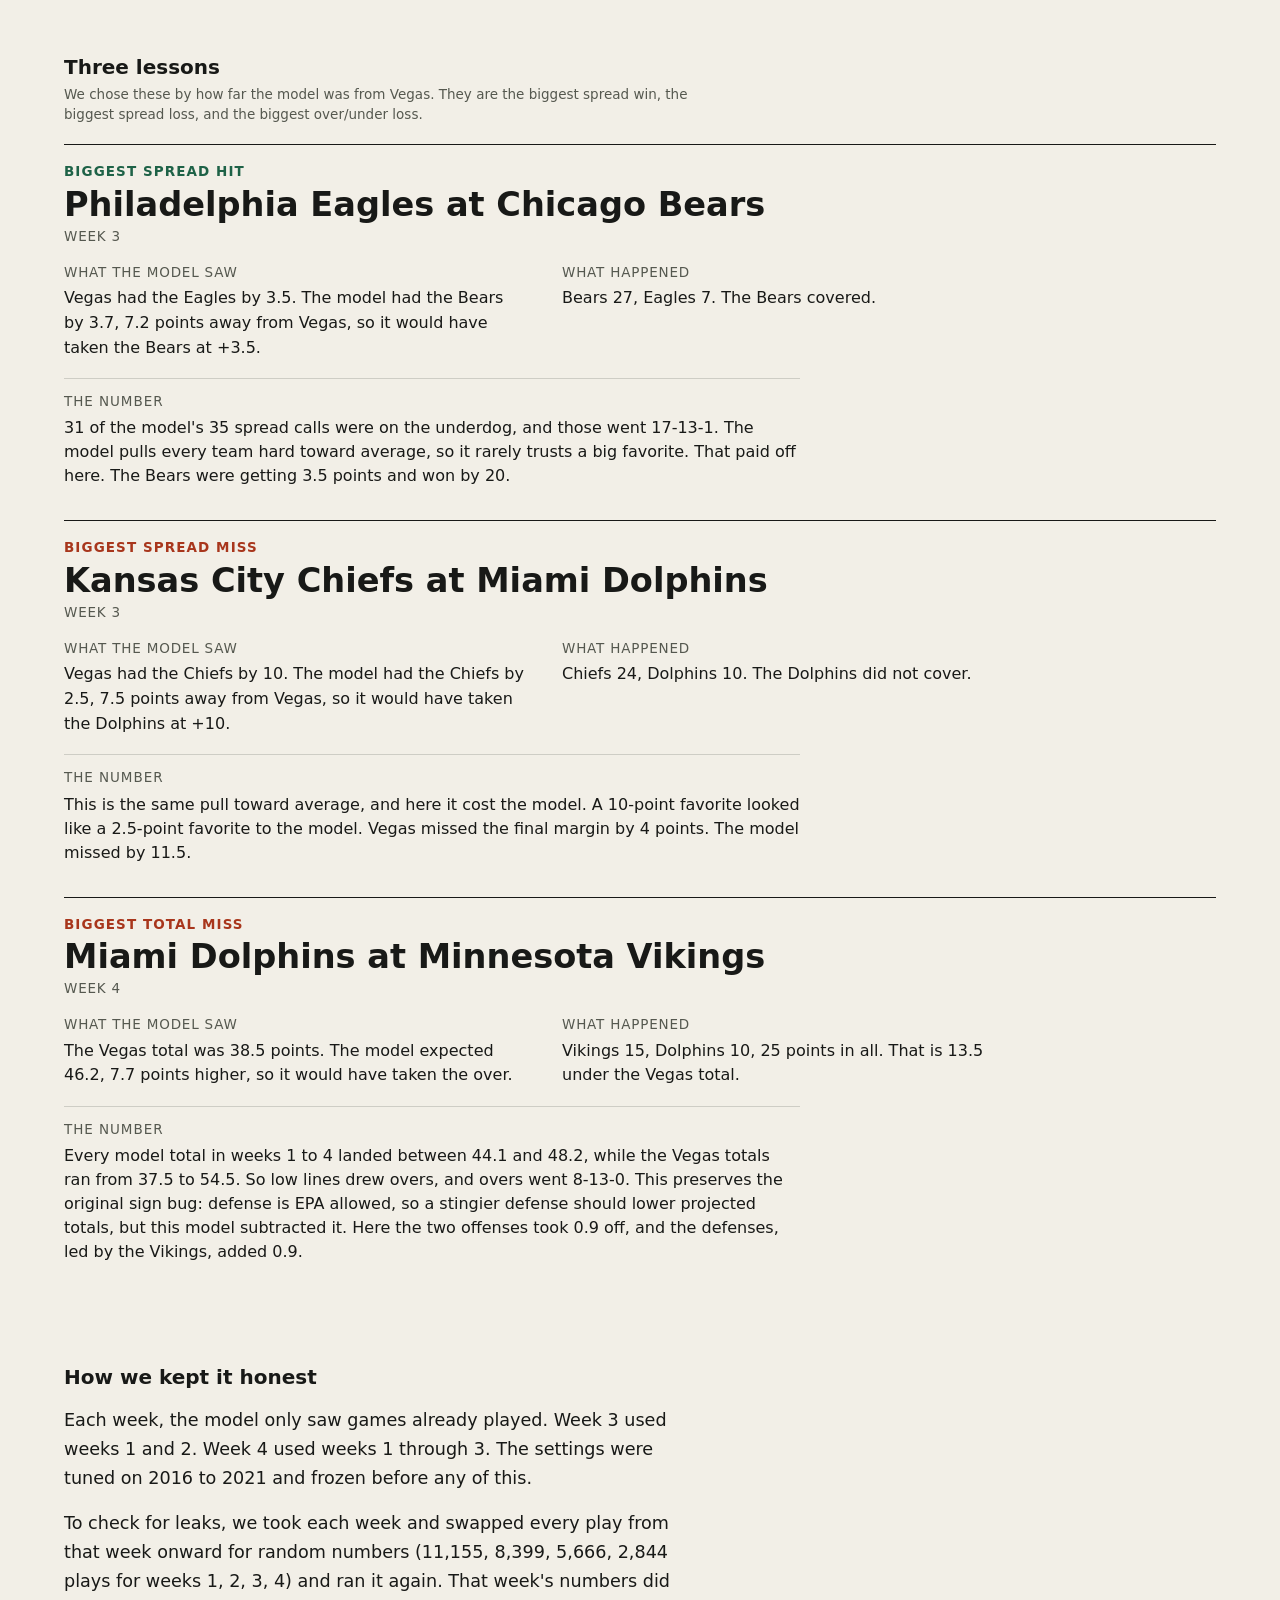
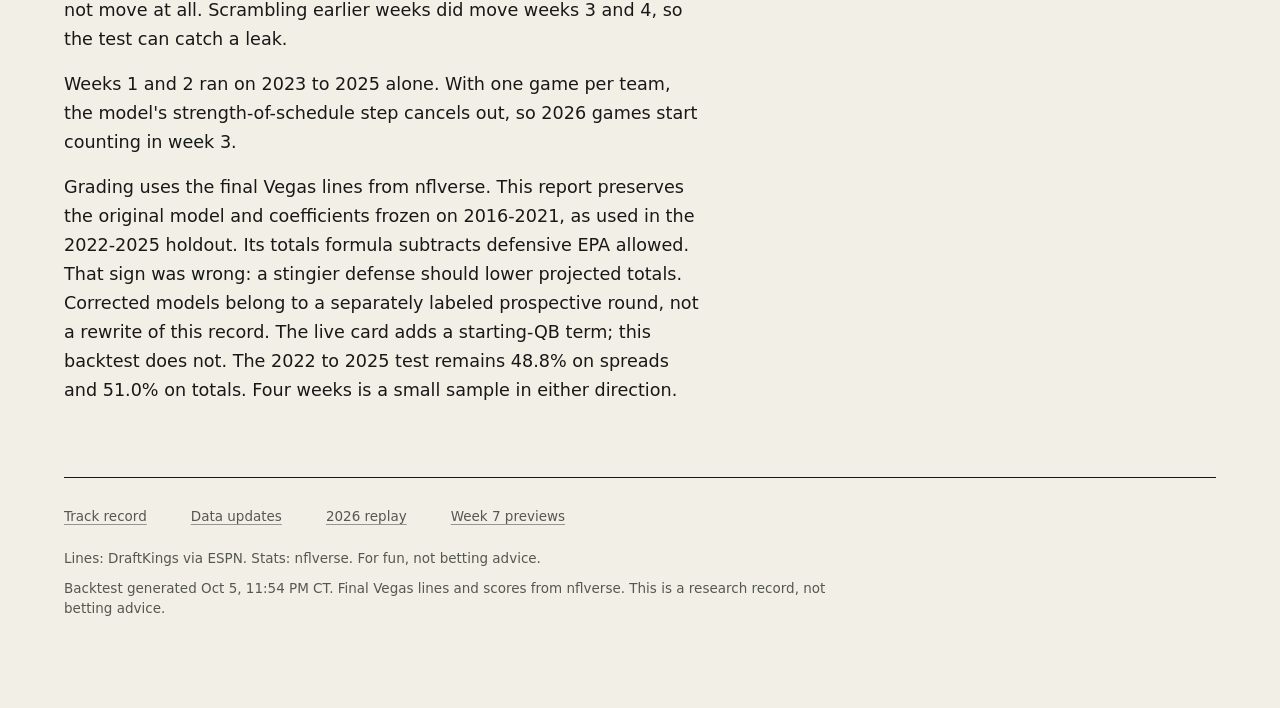
<file: public/report-card.html>
<!DOCTYPE html>
<html lang="en">
<head>
  <meta charset="utf-8">
  <meta name="viewport" content="width=device-width, initial-scale=1">
  <meta name="theme-color" content="#f2efe7" media="(prefers-color-scheme: light)">
  <meta name="theme-color" content="#181917" media="(prefers-color-scheme: dark)">
  <link rel="icon" href="data:image/svg+xml,<svg xmlns='http://www.w3.org/2000/svg' viewBox='0 0 16 16'><rect width='16' height='16' fill='%23181917'/><path d='M5 12.5 11 3.5' stroke='%23f2efe7' stroke-width='2'/></svg>">
  <title>NFL Lab: 2026 so far (backtest)</title>
  <meta name="description" content="How the locked NFL Lab model would have done in 2026 weeks 1 to 4, run walk-forward before each game. A backtest, not official picks.">
  <link rel="stylesheet" href="assets/site.css">
</head>
<body data-page="report-card">
  <a class="skip" href="#main">Skip to content</a>
  <div class="wrap">
    <header class="top">
      <a class="mark" href="index.html">NFL<span>/</span>LAB</a>
      <nav class="nav primary" aria-label="Primary">
        <a href="index.html">This week</a>
        <a href="recaps/week5.html">Last week</a>
        <a href="teams.html">Teams</a>
        <a href="model.html">How it works</a>
        <a href="glossary.html">Glossary</a>
      </nav>
    </header>

    <main id="main" tabindex="-1">
      <p class="kicker">Backtest</p>
      <h1>2026 so far: the report card</h1>
      <p class="lede">What the locked model would have said in weeks 1 to 4 if we had run it before every kickoff, graded against the final scores.</p>

      <aside class="backtest-note" aria-label="This is a backtest">
        <strong>Not official picks.</strong>
        <p>Nobody saved these before the games. We re-ran the frozen model after the fact, giving it only the games played before each week. The official record starts with Thursday's week-5 lock.</p>
      </aside>

      <section class="model-sec" aria-labelledby="rec-h">
        <h2 id="rec-h">The record</h2>
        <p class="caption" id="rec-caption">Loading...</p>
        <div class="rc-hero" id="rc-hero"></div>
        <div class="chart-grid">
          <div class="chart-card" id="rc-winrate"></div>
          <div class="chart-card rc-context" id="rc-context"></div>
        </div>
      </section>

      <section class="model-sec" aria-labelledby="wk-h">
        <h2 id="wk-h">Week by week</h2>
        <p class="caption">One dot for each pick that met the rule. Green won, red lost, and hollow tied (a push).</p>
        <div class="chart-card" id="rc-weeks"></div>
      </section>

      <section class="model-sec" aria-labelledby="les-h">
        <h2 id="les-h">Three lessons</h2>
        <p class="caption">We chose these by how far the model was from Vegas. They are the biggest spread win, the biggest spread loss, and the biggest over/under loss.</p>
        <div id="rc-lessons"></div>
      </section>

      <section class="model-sec" aria-labelledby="hon-h">
        <h2 id="hon-h">How we kept it honest</h2>
        <div class="prose" id="rc-honest"></div>
      </section>
    </main>

    <footer>
      <nav class="foot-nav" aria-label="More pages">
        <a href="ledger.html">Track record</a>
        <a href="freshness.html">Data updates</a>
        <a href="report-card.html">2026 replay</a>
        <a href="previews/week7.html">Week 7 previews</a>
      </nav>
      <p class="foot-line">Lines: DraftKings via ESPN. Stats: nflverse. For fun, not betting advice.</p>
      <p id="rc-foot">Backtest. Final Vegas lines and scores from nflverse. This is a research record, not betting advice.</p>
    </footer>
  </div>
  <script src="assets/site.js"></script>
</body>
</html>
</file>
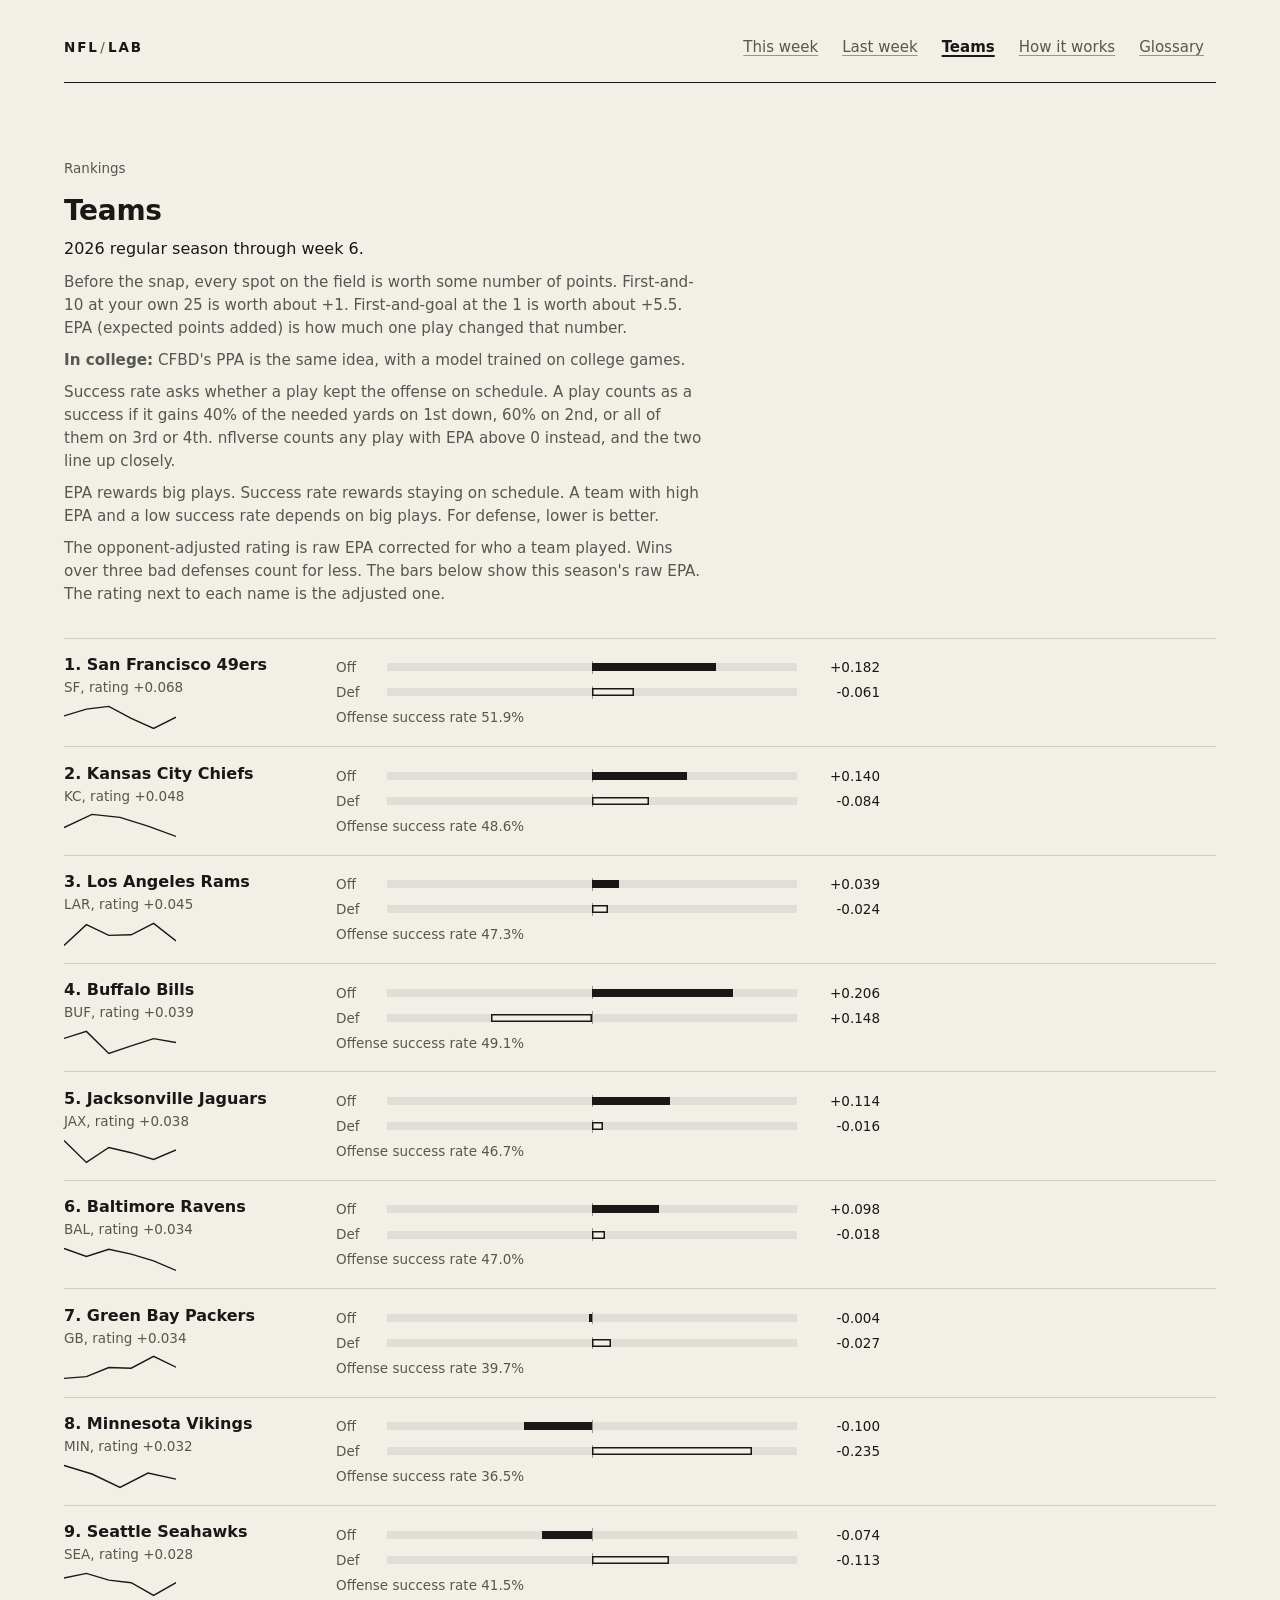
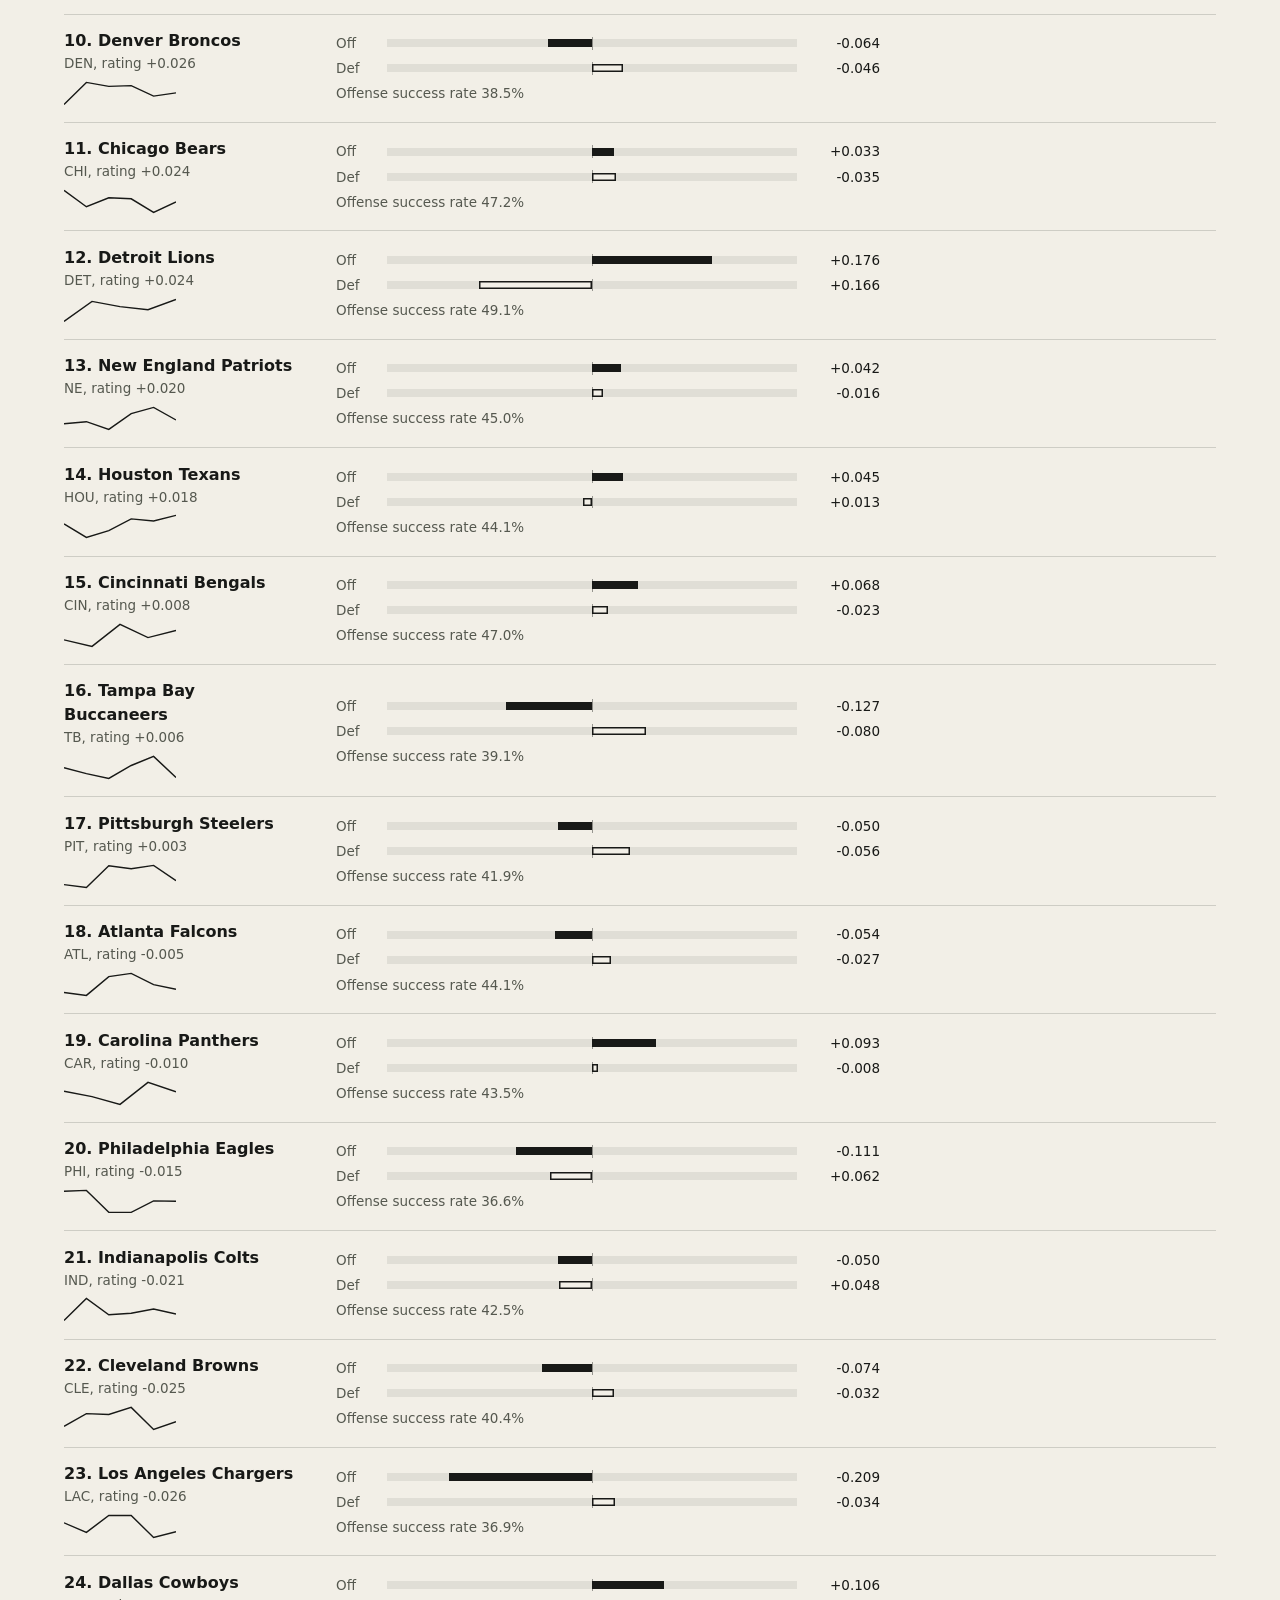
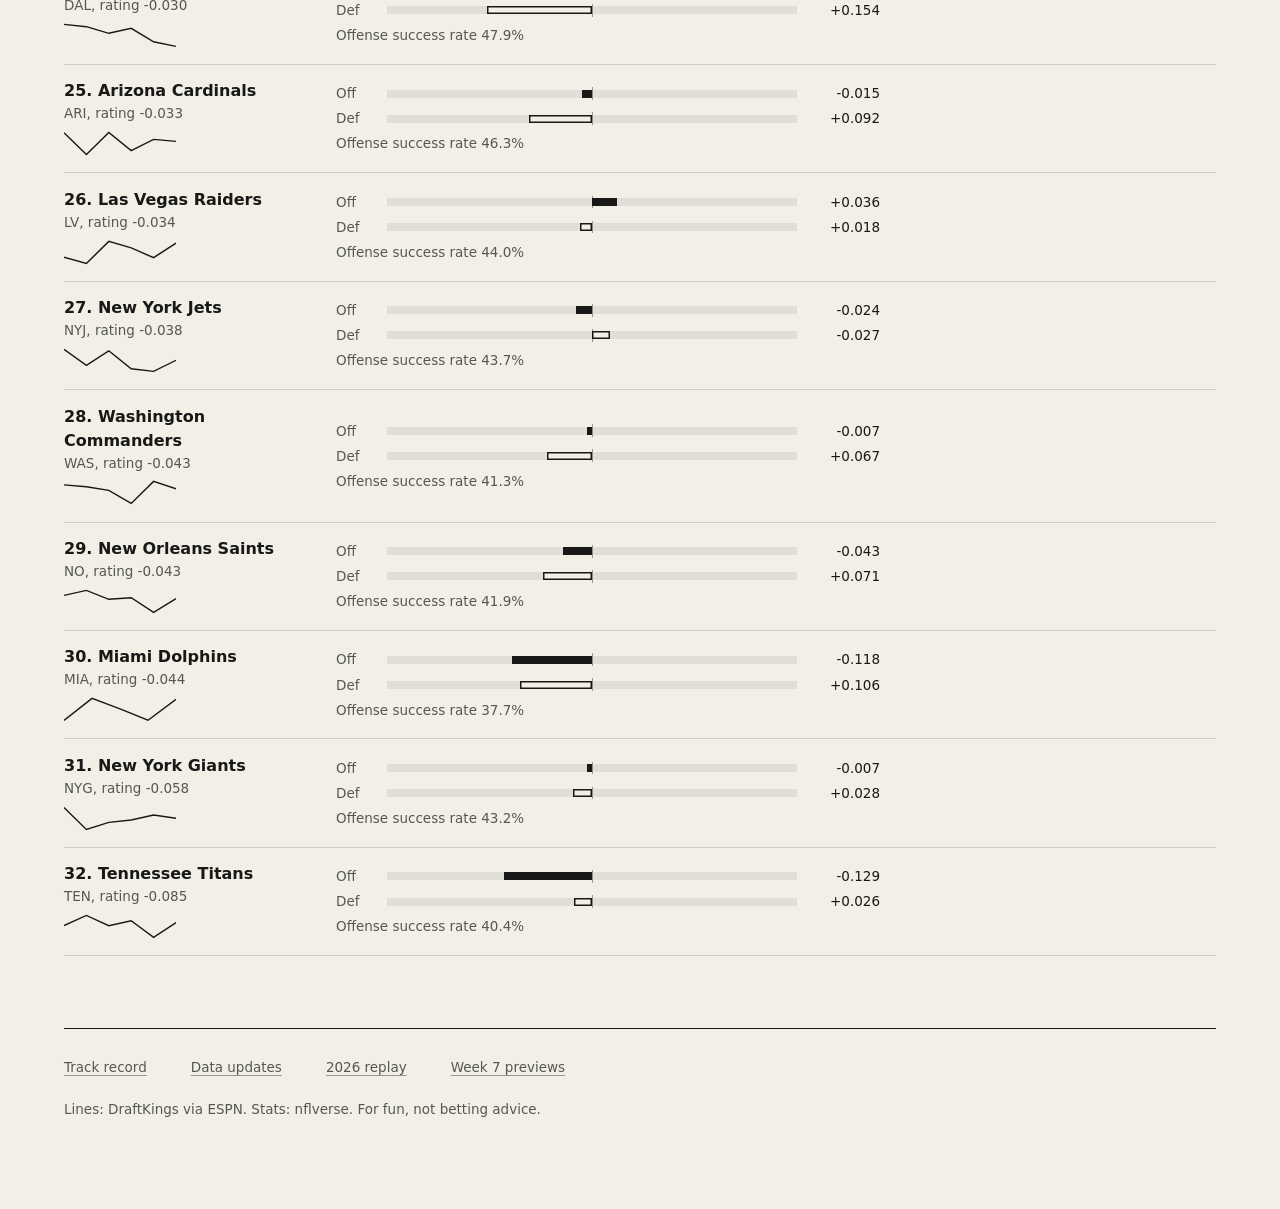
<file: public/teams.html>
<!DOCTYPE html>
<html lang="en">
<head>
  <meta charset="utf-8">
  <meta name="viewport" content="width=device-width, initial-scale=1">
  <meta name="theme-color" content="#f2efe7" media="(prefers-color-scheme: light)">
  <meta name="theme-color" content="#181917" media="(prefers-color-scheme: dark)">
  <link rel="icon" href="data:image/svg+xml,<svg xmlns='http://www.w3.org/2000/svg' viewBox='0 0 16 16'><rect width='16' height='16' fill='%23181917'/><path d='M5 12.5 11 3.5' stroke='%23f2efe7' stroke-width='2'/></svg>">
  <title>NFL Lab: teams</title>
  <link rel="stylesheet" href="assets/site.css">
</head>
<body data-page="teams">
  <a class="skip" href="#main">Skip to content</a>
  <div class="wrap">
    <header class="top">
      <a class="mark" href="index.html">NFL<span>/</span>LAB</a>
      <nav class="nav primary" aria-label="Primary">
        <a href="index.html">This week</a>
        <a href="recaps/week5.html">Last week</a>
        <a href="teams.html" aria-current="page">Teams</a>
        <a href="model.html">How it works</a>
        <a href="glossary.html">Glossary</a>
      </nav>
    </header>
    <main id="main" tabindex="-1">
    <p class="kicker">Rankings</p>
    <h1>Teams</h1>
    <p id="through">Loading...</p>
    <p class="gloss">Before the snap, every spot on the field is worth some number of points. First-and-10 at your own 25 is worth about +1. First-and-goal at the 1 is worth about +5.5. EPA (expected points added) is how much one play changed that number.</p>
    <p class="gloss"><strong>In college:</strong> CFBD's PPA is the same idea, with a model trained on college games.</p>
    <p class="gloss">Success rate asks whether a play kept the offense on schedule. A play counts as a success if it gains 40% of the needed yards on 1st down, 60% on 2nd, or all of them on 3rd or 4th. nflverse counts any play with EPA above 0 instead, and the two line up closely.</p>
    <p class="gloss">EPA rewards big plays. Success rate rewards staying on schedule. A team with high EPA and a low success rate depends on big plays. For defense, lower is better.</p>
    <p class="gloss">The opponent-adjusted rating is raw EPA corrected for who a team played. Wins over three bad defenses count for less. The bars below show this season's raw EPA. The rating next to each name is the adjusted one.</p>
    <div id="teams"></div>
    </main>
    <footer>
      <nav class="foot-nav" aria-label="More pages">
        <a href="ledger.html">Track record</a>
        <a href="freshness.html">Data updates</a>
        <a href="report-card.html">2026 replay</a>
        <a href="previews/week7.html">Week 7 previews</a>
      </nav>
      <p class="foot-line">Lines: DraftKings via ESPN. Stats: nflverse. For fun, not betting advice.</p>
    </footer>
  </div>
  <script src="assets/site.js"></script>
</body>
</html>
</file>
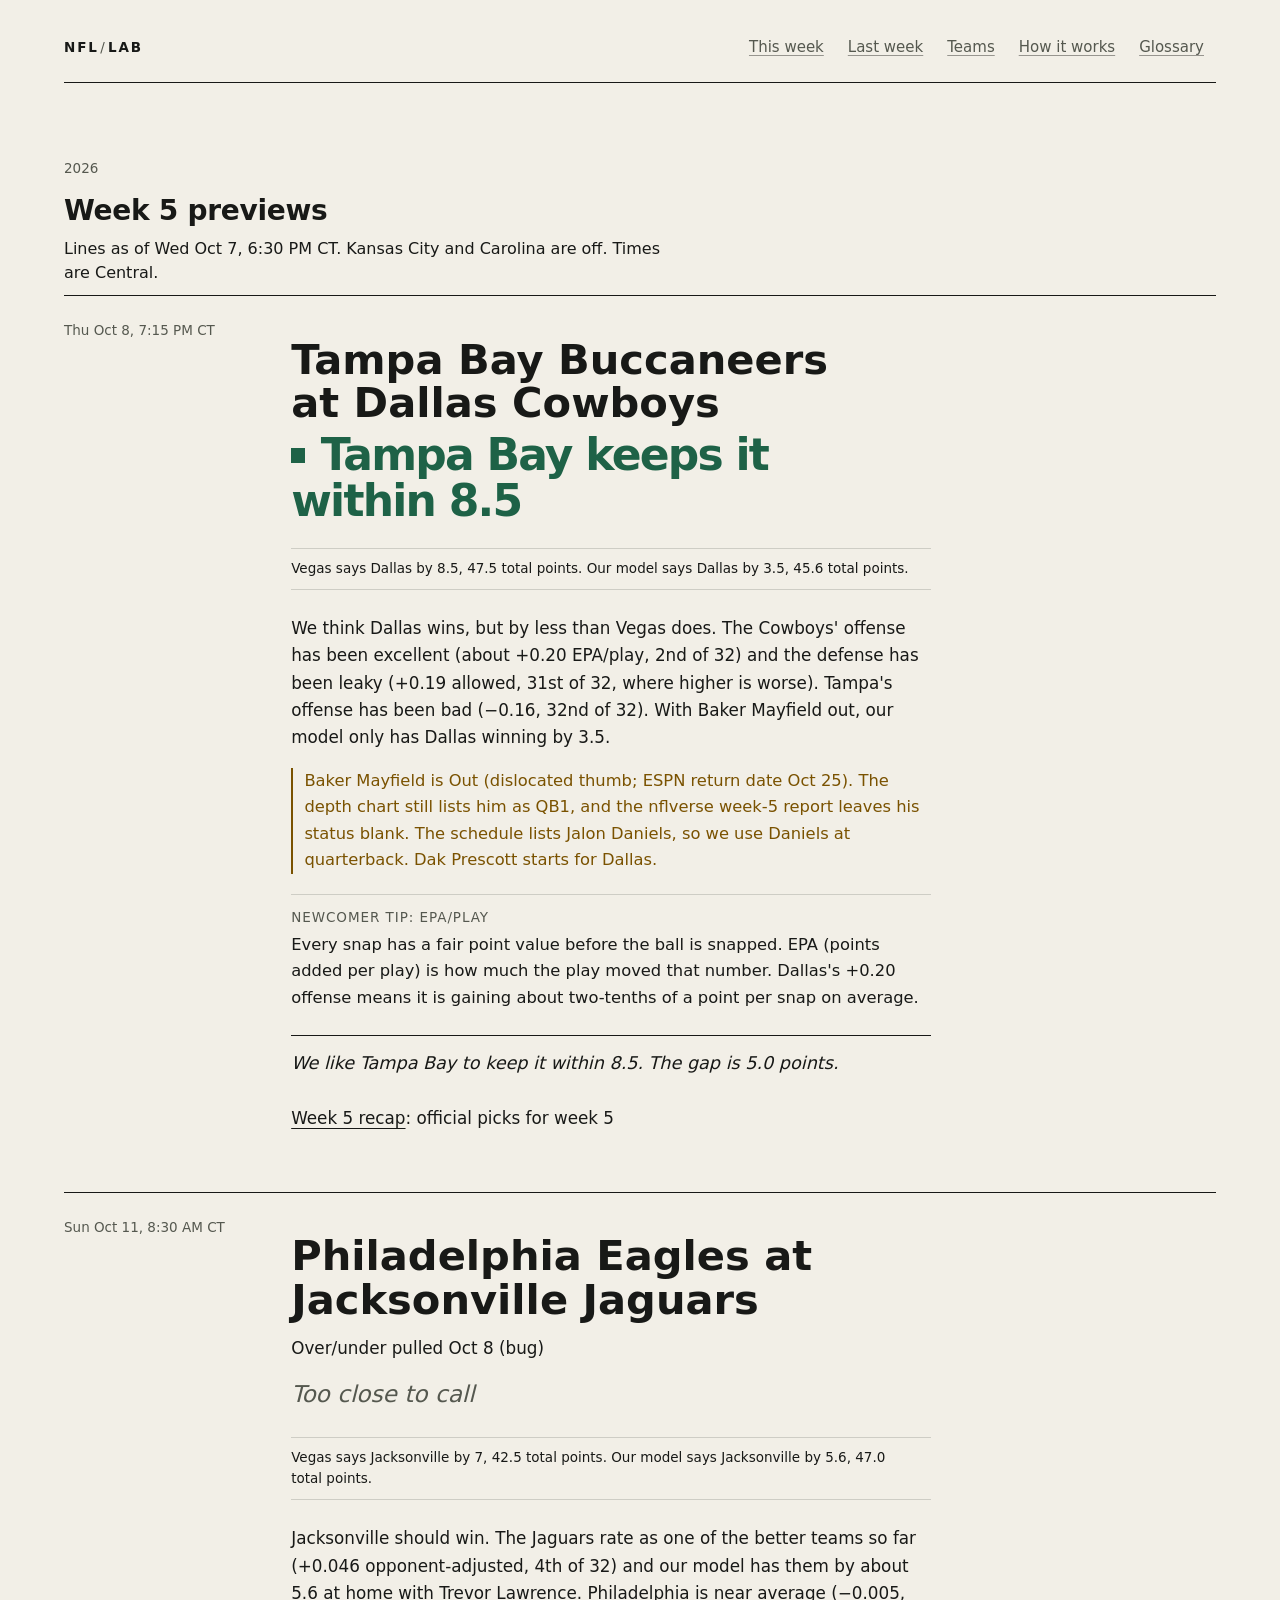
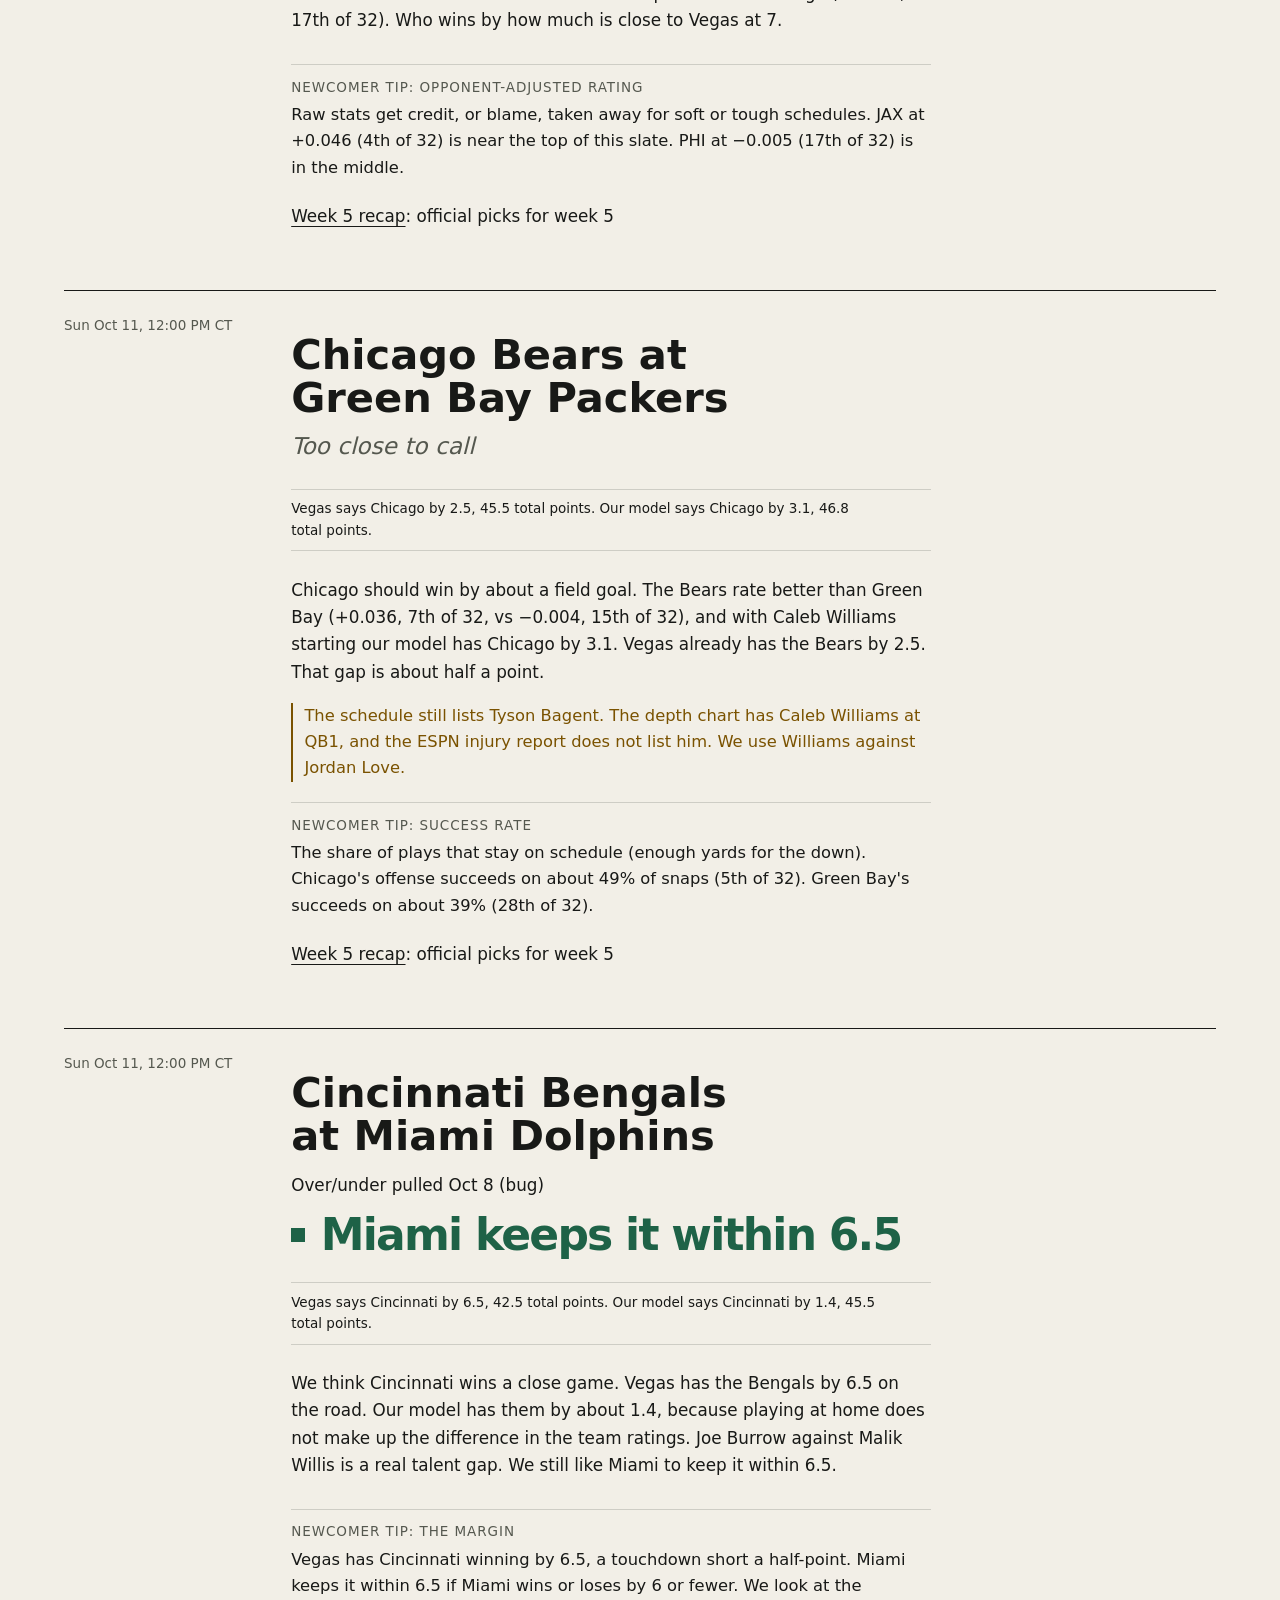
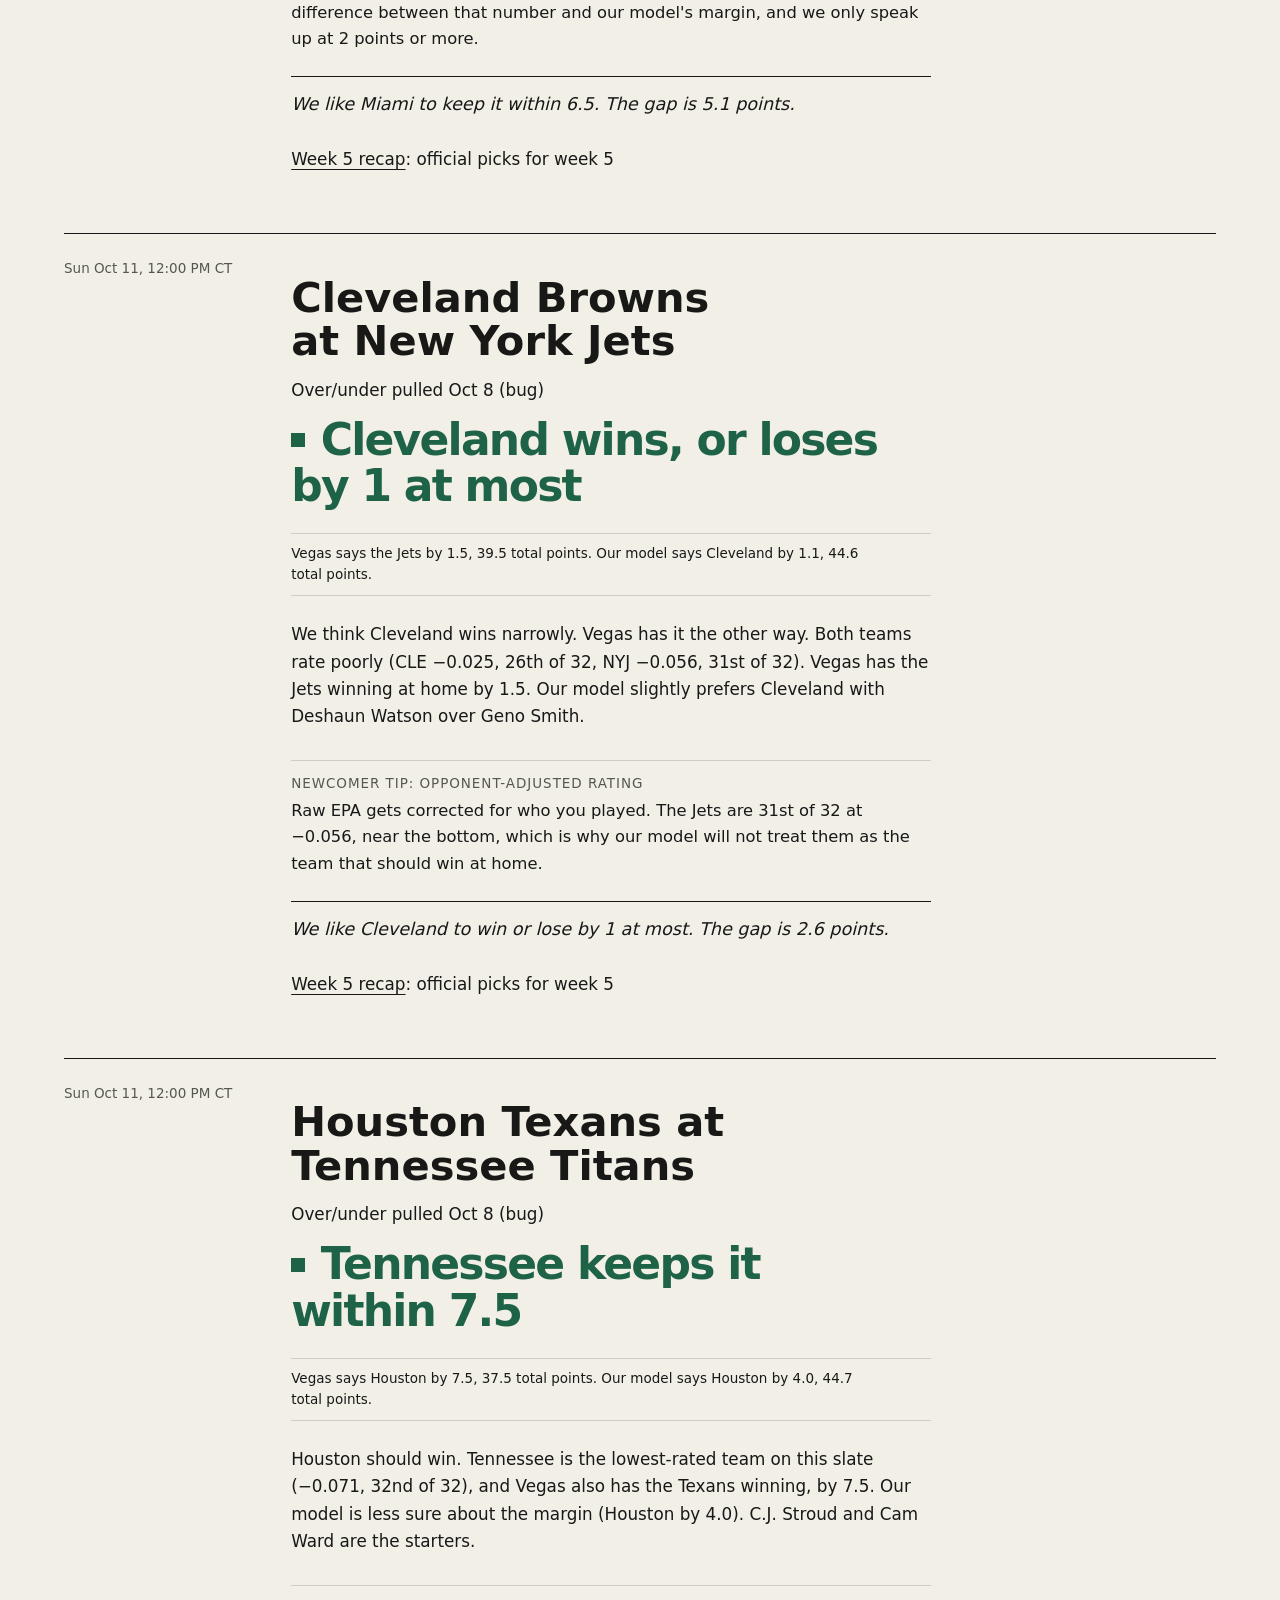
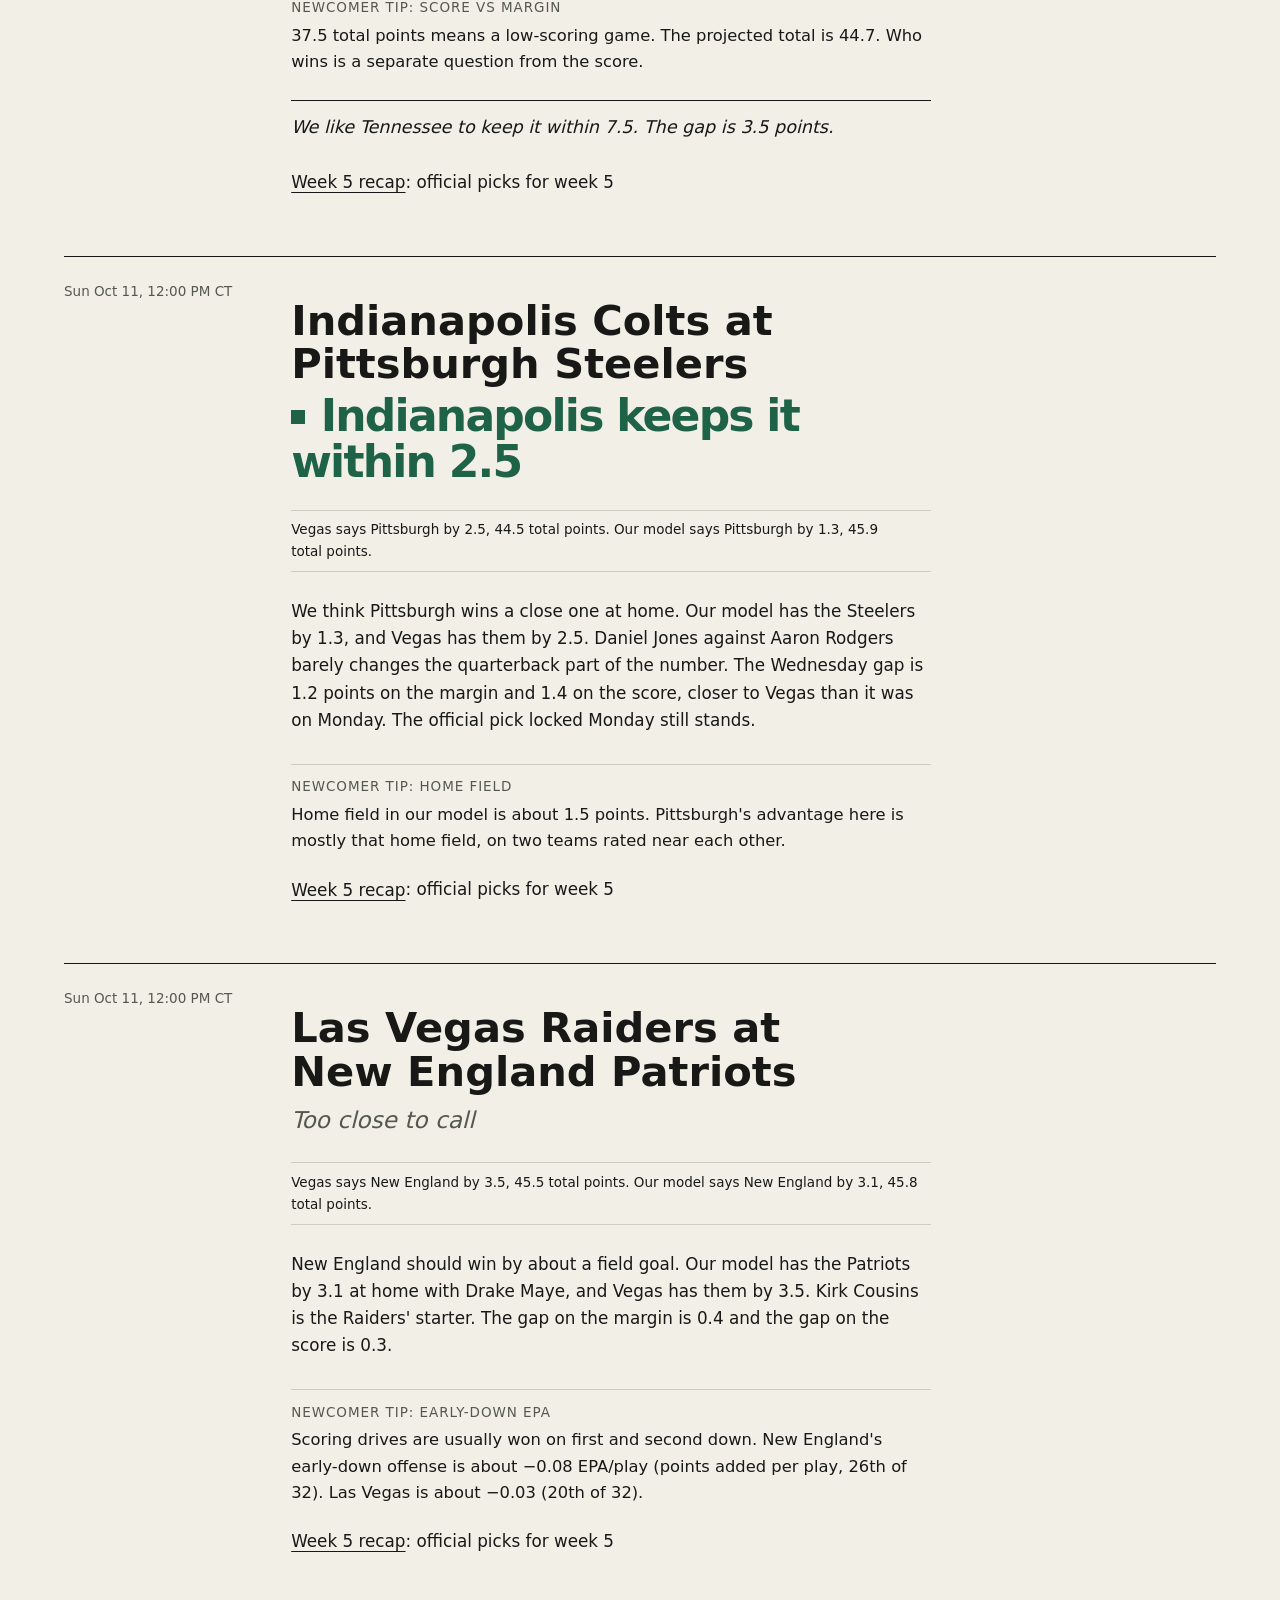
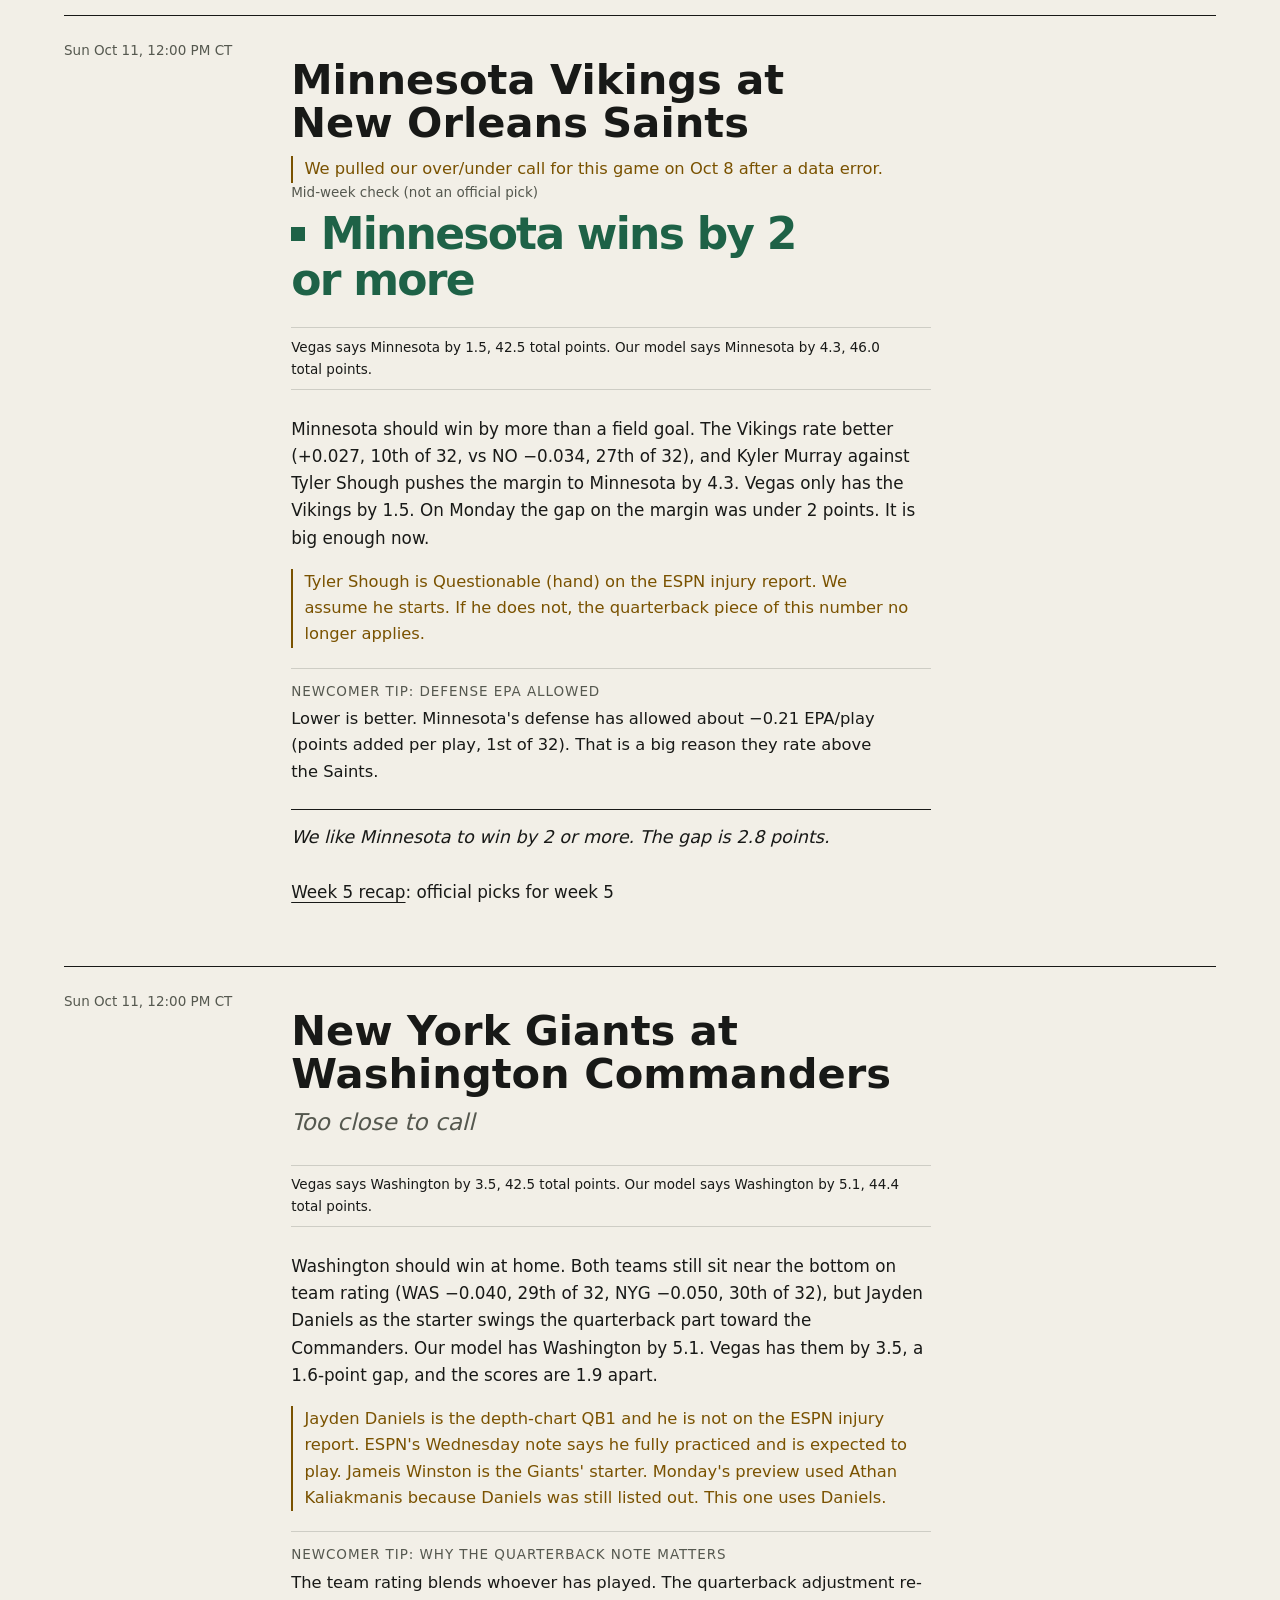
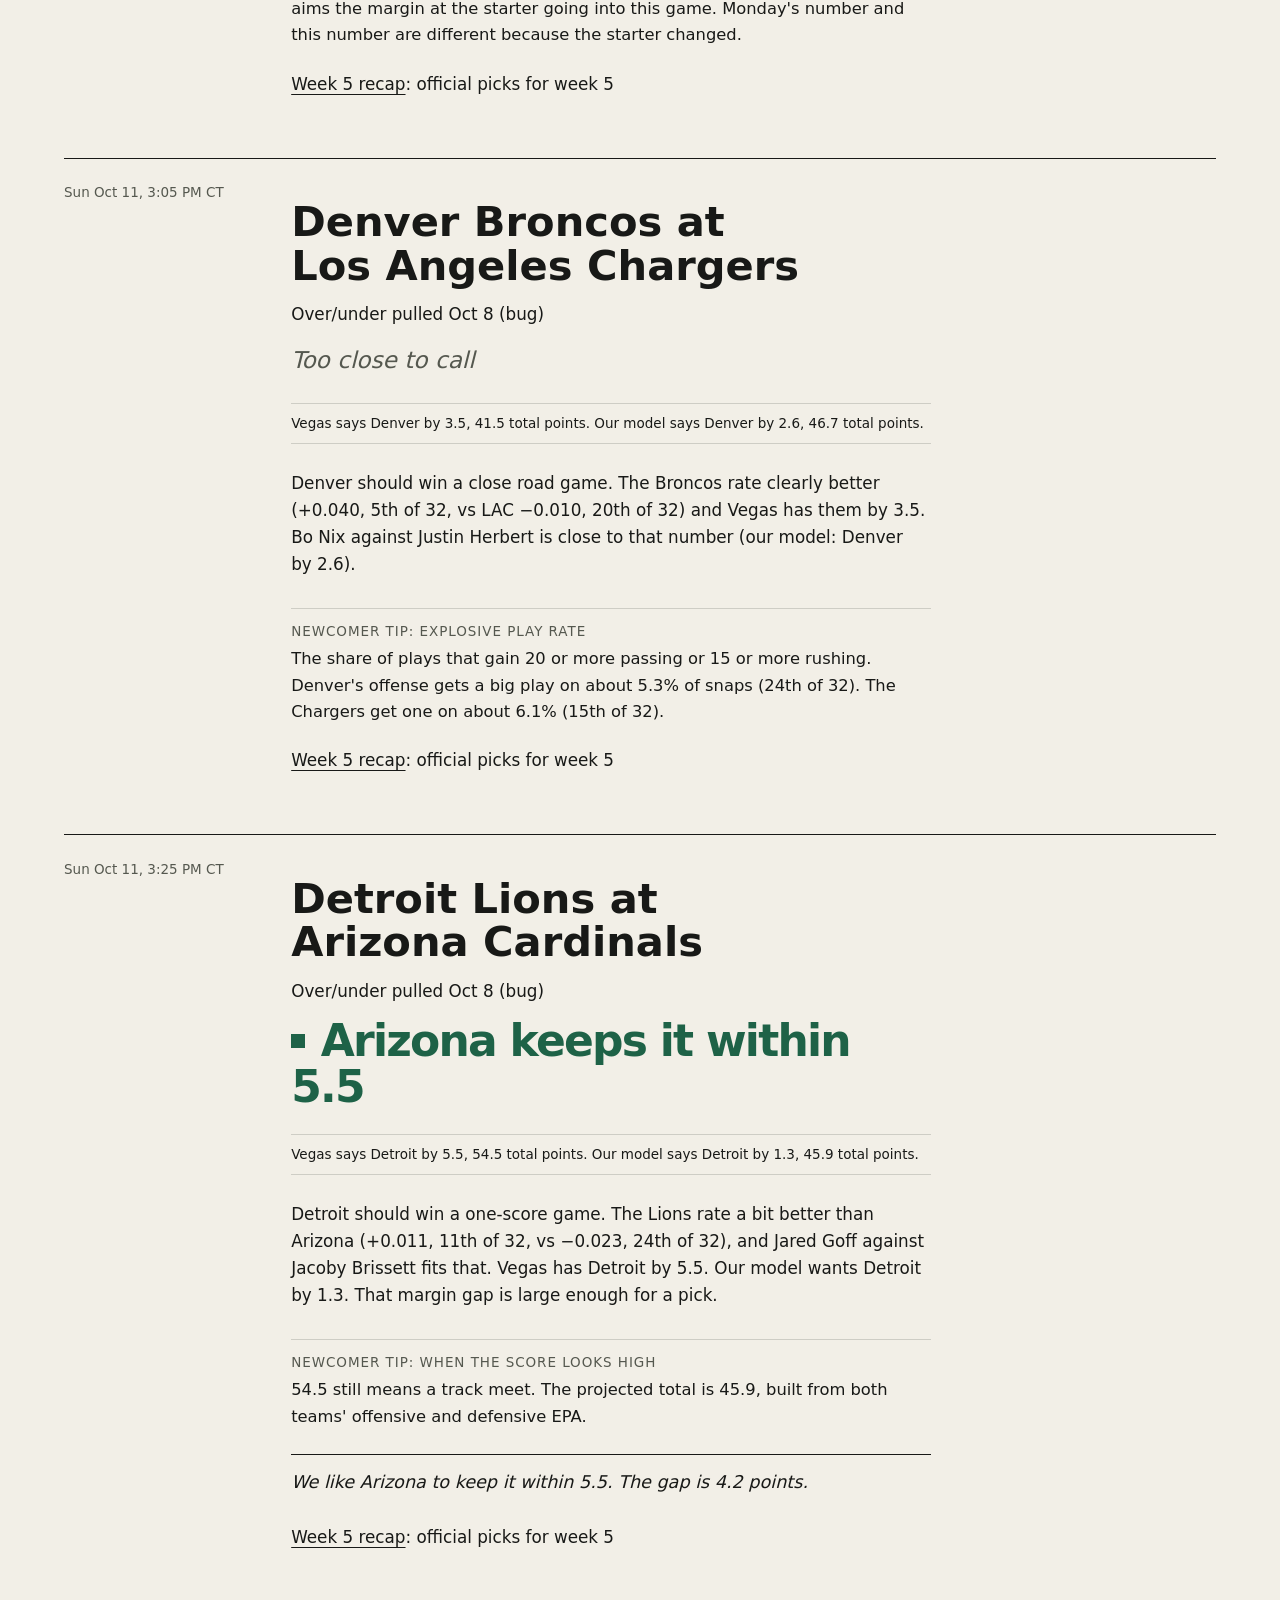
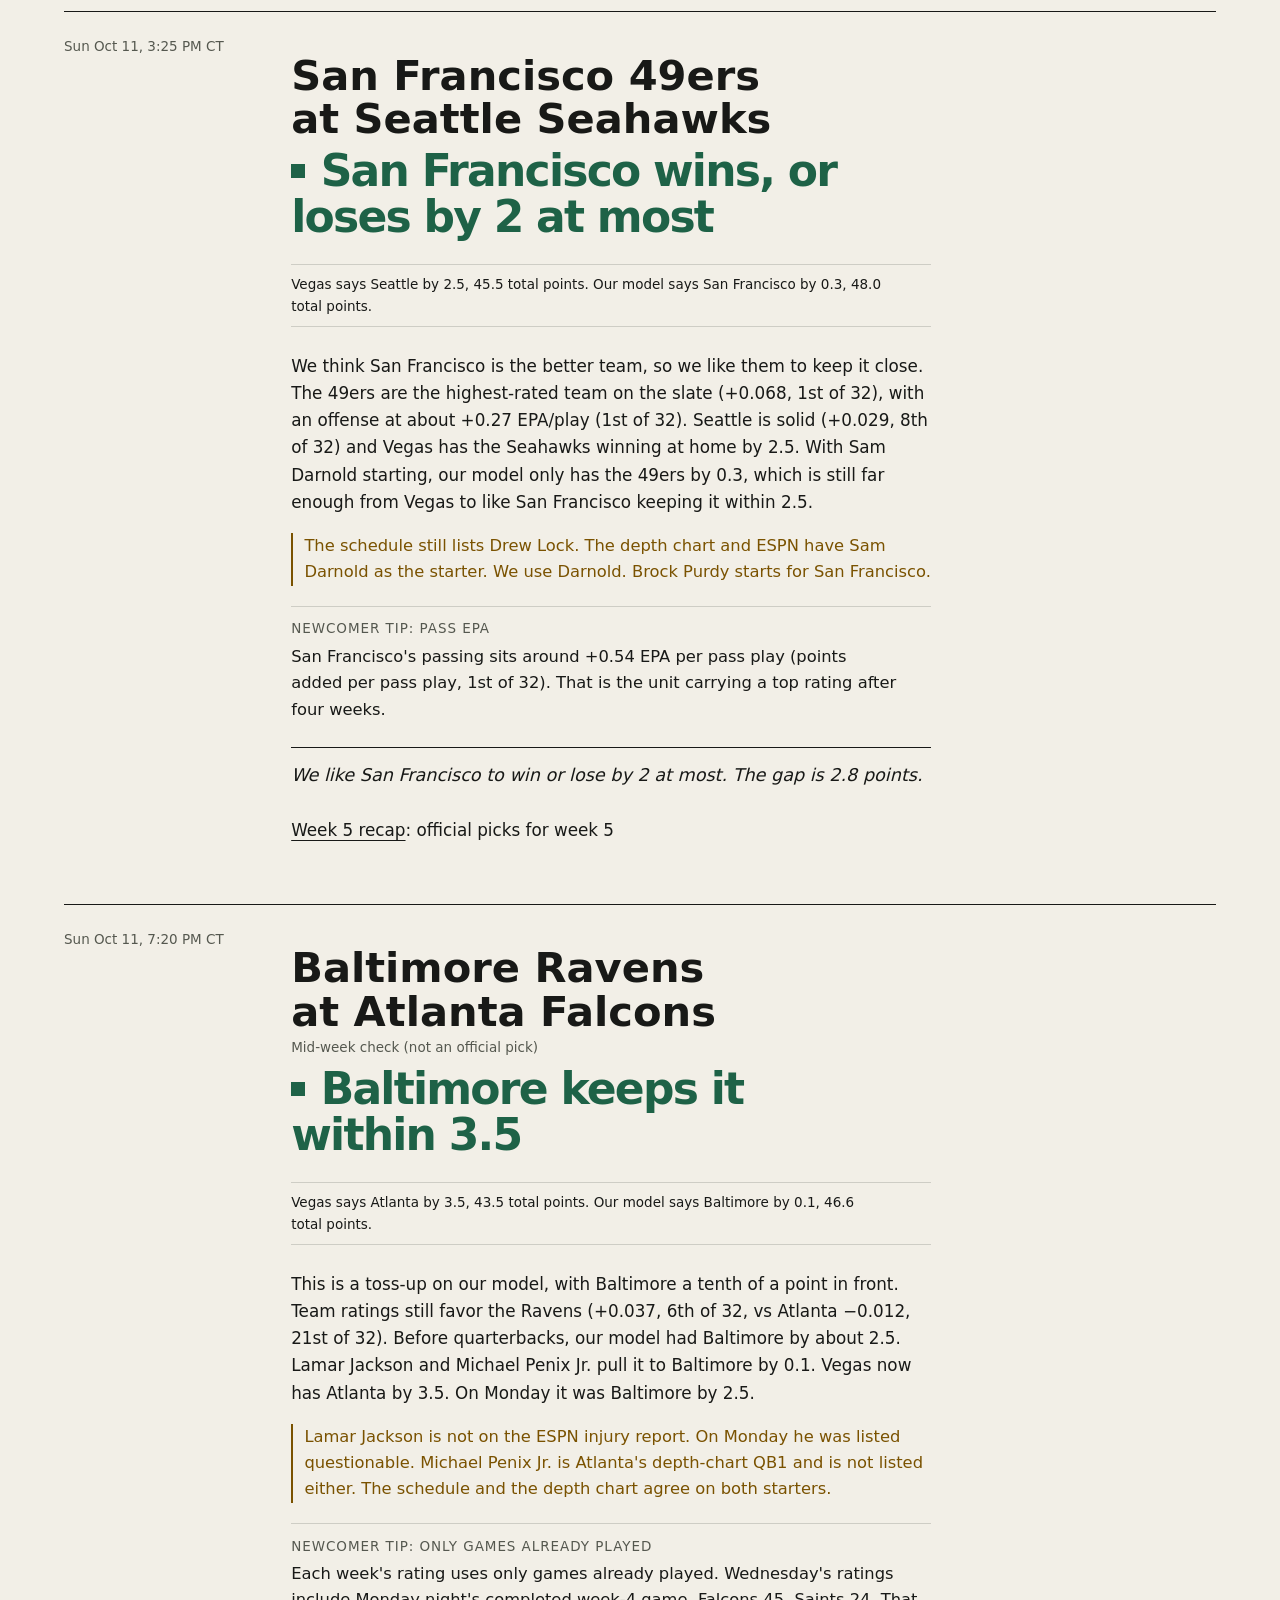
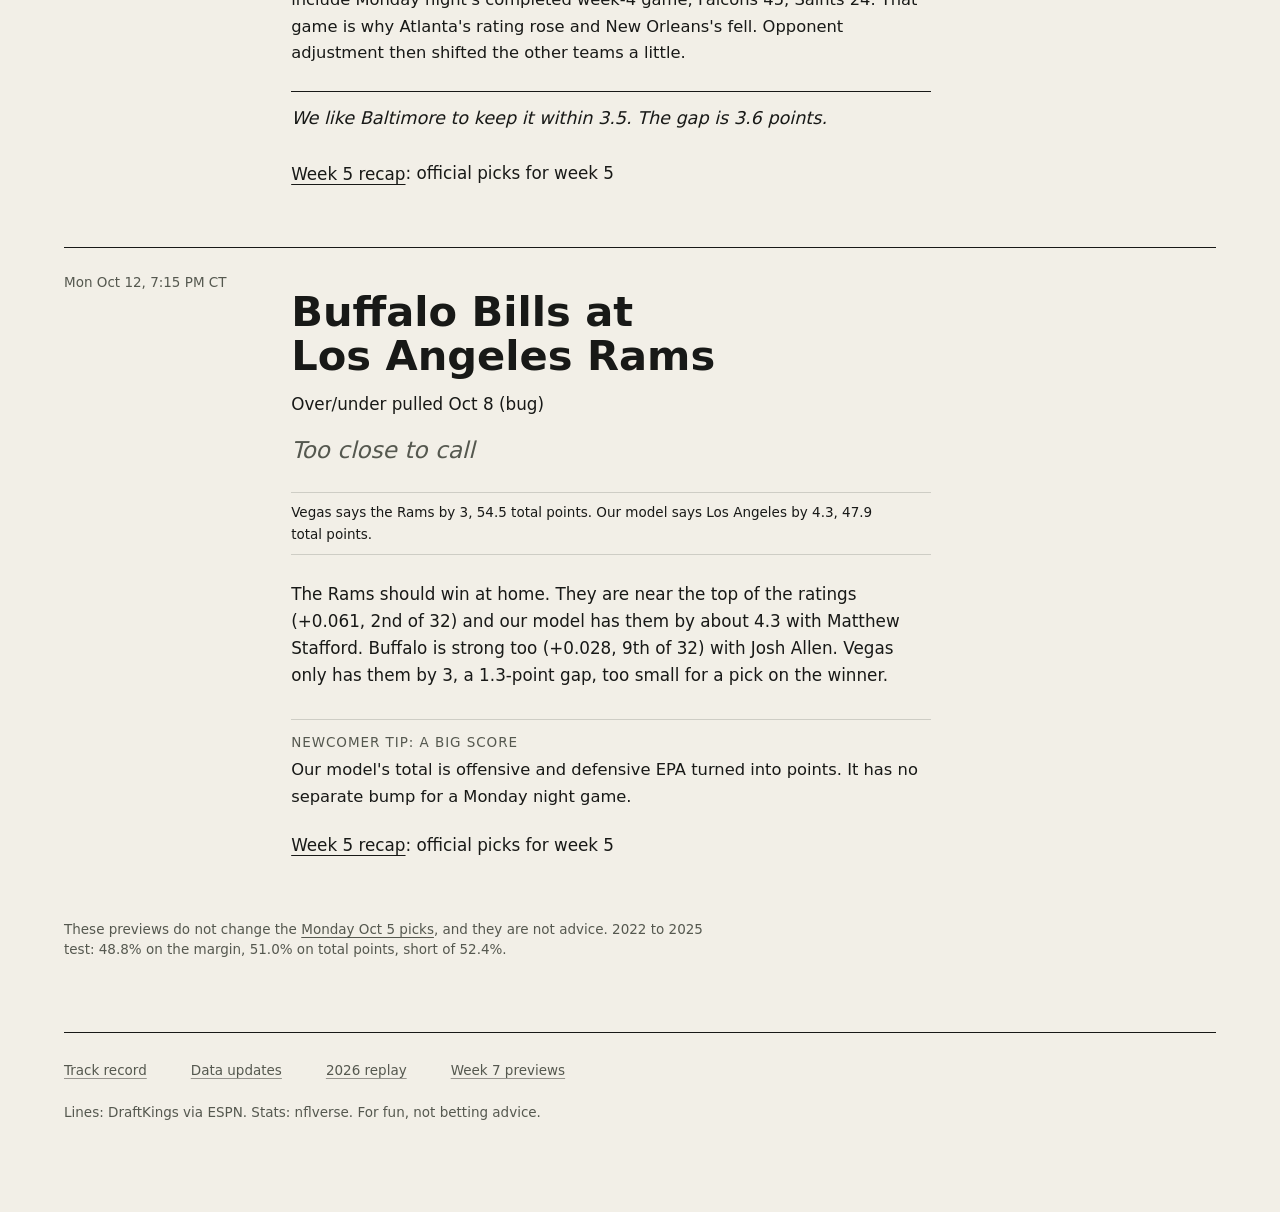
<file: public/previews/week5.html>
<!DOCTYPE html>
<html lang="en">
<head>
  <meta charset="utf-8">
  <meta name="viewport" content="width=device-width, initial-scale=1">
  <meta name="theme-color" content="#f2efe7" media="(prefers-color-scheme: light)">
  <meta name="theme-color" content="#181917" media="(prefers-color-scheme: dark)">
  <link rel="icon" href="data:image/svg+xml,<svg xmlns='http://www.w3.org/2000/svg' viewBox='0 0 16 16'><rect width='16' height='16' fill='%23181917'/><path d='M5 12.5 11 3.5' stroke='%23f2efe7' stroke-width='2'/></svg>">
  <title>NFL Lab: week 5 previews</title>
  <link rel="stylesheet" href="../assets/site.css">
  <style>
    .game .note { font-size: 1.02rem; max-width: var(--measure); }
  </style>
</head>
<body data-week="5" data-season="2026">
  <a class="skip" href="#main">Skip to content</a>
  <div class="wrap">
    <header class="top">
      <a class="mark" href="../index.html">NFL<span>/</span>LAB</a>
      <nav class="nav primary" aria-label="Primary">
        <a href="../index.html">This week</a>
        <a href="../recaps/week5.html">Last week</a>
        <a href="../teams.html">Teams</a>
        <a href="../model.html">How it works</a>
        <a href="../glossary.html">Glossary</a>
      </nav>
    </header>
    <main id="main" tabindex="-1">
    <p class="kicker">2026</p>
    <h1>Week 5 previews</h1>
    <p>Lines as of Wed Oct 7, 6:30 PM CT. Kansas City and Carolina are off. Times are Central.</p>

    <article class="game" id="tb-dal">
      <p class="kicker">Thu Oct 8, 7:15 PM CT</p>
      <h2>Tampa Bay Buccaneers at Dallas Cowboys</h2>
      <p class="pick">Tampa Bay keeps it within 8.5</p>
      <p class="market">Vegas says Dallas by 8.5, 47.5 total points. Our model says Dallas by 3.5, 45.6 total points.</p>
      <p>We think Dallas wins, but by less than Vegas does. The Cowboys' offense has been excellent (about +0.20 EPA/play, 2nd of 32) and the defense has been leaky (+0.19 allowed, 31st of 32, where higher is worse). Tampa's offense has been bad (−0.16, 32nd of 32). With Baker Mayfield out, our model only has Dallas winning by 3.5.</p>
      <p class="note">Baker Mayfield is Out (dislocated thumb; ESPN return date Oct 25). The depth chart still lists him as QB1, and the nflverse week-5 report leaves his status blank. The schedule lists Jalon Daniels, so we use Daniels at quarterback. Dak Prescott starts for Dallas.</p>
      <p class="lesson"><span>Newcomer tip: EPA/play</span> Every snap has a fair point value before the ball is snapped. EPA (points added per play) is how much the play moved that number. Dallas's +0.20 offense means it is gaining about two-tenths of a point per snap on average.</p>
      <p class="model-line">We like Tampa Bay to keep it within 8.5. The gap is 5.0 points.</p>
      <p class="more official-pick" data-game="2026_05_TB_DAL"><a href="../index.html#b-2026_05_TB_DAL">Official pick</a>: <span class="official-line"></span></p>
    </article>

    <article class="game" id="phi-jax">
      <p class="kicker">Sun Oct 11, 8:30 AM CT</p>
      <h2>Philadelphia Eagles at Jacksonville Jaguars</h2>
      <p>Over/under pulled Oct 8 (bug)</p>
      <p class="quiet-pick">Too close to call</p>
      <p class="market">Vegas says Jacksonville by 7, 42.5 total points. Our model says Jacksonville by 5.6, 47.0 total points.</p>
      <p>Jacksonville should win. The Jaguars rate as one of the better teams so far (+0.046 opponent-adjusted, 4th of 32) and our model has them by about 5.6 at home with Trevor Lawrence. Philadelphia is near average (−0.005, 17th of 32). Who wins by how much is close to Vegas at 7.</p>
      <p class="lesson"><span>Newcomer tip: opponent-adjusted rating</span> Raw stats get credit, or blame, taken away for soft or tough schedules. JAX at +0.046 (4th of 32) is near the top of this slate. PHI at −0.005 (17th of 32) is in the middle.</p>
      <p class="more official-pick" data-game="2026_05_PHI_JAX"><a href="../index.html#b-2026_05_PHI_JAX">Official pick</a>: <span class="official-line"></span></p>
    </article>

    <article class="game" id="chi-gb">
      <p class="kicker">Sun Oct 11, 12:00 PM CT</p>
      <h2>Chicago Bears at Green Bay Packers</h2>
      <p class="quiet-pick">Too close to call</p>
      <p class="market">Vegas says Chicago by 2.5, 45.5 total points. Our model says Chicago by 3.1, 46.8 total points.</p>
      <p>Chicago should win by about a field goal. The Bears rate better than Green Bay (+0.036, 7th of 32, vs −0.004, 15th of 32), and with Caleb Williams starting our model has Chicago by 3.1. Vegas already has the Bears by 2.5. That gap is about half a point.</p>
      <p class="note">The schedule still lists Tyson Bagent. The depth chart has Caleb Williams at QB1, and the ESPN injury report does not list him. We use Williams against Jordan Love.</p>
      <p class="lesson"><span>Newcomer tip: success rate</span> The share of plays that stay on schedule (enough yards for the down). Chicago's offense succeeds on about 49% of snaps (5th of 32). Green Bay's succeeds on about 39% (28th of 32).</p>
      <p class="more official-pick" data-game="2026_05_CHI_GB"><a href="../index.html#b-2026_05_CHI_GB">Official pick</a>: <span class="official-line"></span></p>
    </article>

    <article class="game" id="cin-mia">
      <p class="kicker">Sun Oct 11, 12:00 PM CT</p>
      <h2>Cincinnati Bengals at Miami Dolphins</h2>
      <p>Over/under pulled Oct 8 (bug)</p>
      <p class="pick">Miami keeps it within 6.5</p>
      <p class="market">Vegas says Cincinnati by 6.5, 42.5 total points. Our model says Cincinnati by 1.4, 45.5 total points.</p>
      <p>We think Cincinnati wins a close game. Vegas has the Bengals by 6.5 on the road. Our model has them by about 1.4, because playing at home does not make up the difference in the team ratings. Joe Burrow against Malik Willis is a real talent gap. We still like Miami to keep it within 6.5.</p>
      <p class="lesson"><span>Newcomer tip: the margin</span> Vegas has Cincinnati winning by 6.5, a touchdown short a half-point. Miami keeps it within 6.5 if Miami wins or loses by 6 or fewer. We look at the difference between that number and our model's margin, and we only speak up at 2 points or more.</p>
      <p class="model-line">We like Miami to keep it within 6.5. The gap is 5.1 points.</p>
      <p class="more official-pick" data-game="2026_05_CIN_MIA"><a href="../index.html#b-2026_05_CIN_MIA">Official pick</a>: <span class="official-line"></span></p>
    </article>

    <article class="game" id="cle-nyj">
      <p class="kicker">Sun Oct 11, 12:00 PM CT</p>
      <h2>Cleveland Browns at New York Jets</h2>
      <p>Over/under pulled Oct 8 (bug)</p>
      <p class="pick">Cleveland wins, or loses by 1 at most</p>
      <p class="market">Vegas says the Jets by 1.5, 39.5 total points. Our model says Cleveland by 1.1, 44.6 total points.</p>
      <p>We think Cleveland wins narrowly. Vegas has it the other way. Both teams rate poorly (CLE −0.025, 26th of 32, NYJ −0.056, 31st of 32). Vegas has the Jets winning at home by 1.5. Our model slightly prefers Cleveland with Deshaun Watson over Geno Smith.</p>
      <p class="lesson"><span>Newcomer tip: opponent-adjusted rating</span> Raw EPA gets corrected for who you played. The Jets are 31st of 32 at −0.056, near the bottom, which is why our model will not treat them as the team that should win at home.</p>
      <p class="model-line">We like Cleveland to win or lose by 1 at most. The gap is 2.6 points.</p>
      <p class="more official-pick" data-game="2026_05_CLE_NYJ"><a href="../index.html#b-2026_05_CLE_NYJ">Official pick</a>: <span class="official-line"></span></p>
    </article>

    <article class="game" id="hou-ten">
      <p class="kicker">Sun Oct 11, 12:00 PM CT</p>
      <h2>Houston Texans at Tennessee Titans</h2>
      <p>Over/under pulled Oct 8 (bug)</p>
      <p class="pick">Tennessee keeps it within 7.5</p>
      <p class="market">Vegas says Houston by 7.5, 37.5 total points. Our model says Houston by 4.0, 44.7 total points.</p>
      <p>Houston should win. Tennessee is the lowest-rated team on this slate (−0.071, 32nd of 32), and Vegas also has the Texans winning, by 7.5. Our model is less sure about the margin (Houston by 4.0). C.J. Stroud and Cam Ward are the starters.</p>
      <p class="lesson"><span>Newcomer tip: score vs margin</span> 37.5 total points means a low-scoring game. The projected total is 44.7. Who wins is a separate question from the score.</p>
      <p class="model-line">We like Tennessee to keep it within 7.5. The gap is 3.5 points.</p>
      <p class="more official-pick" data-game="2026_05_HOU_TEN"><a href="../index.html#b-2026_05_HOU_TEN">Official pick</a>: <span class="official-line"></span></p>
    </article>

    <article class="game" id="ind-pit">
      <p class="kicker">Sun Oct 11, 12:00 PM CT</p>
      <h2>Indianapolis Colts at Pittsburgh Steelers</h2>
      <p class="pick">Indianapolis keeps it within 2.5</p>
      <p class="market">Vegas says Pittsburgh by 2.5, 44.5 total points. Our model says Pittsburgh by 1.3, 45.9 total points.</p>
      <p>We think Pittsburgh wins a close one at home. Our model has the Steelers by 1.3, and Vegas has them by 2.5. Daniel Jones against Aaron Rodgers barely changes the quarterback part of the number. The Wednesday gap is 1.2 points on the margin and 1.4 on the score, closer to Vegas than it was on Monday. The official pick locked Monday still stands.</p>
      <p class="lesson"><span>Newcomer tip: home field</span> Home field in our model is about 1.5 points. Pittsburgh's advantage here is mostly that home field, on two teams rated near each other.</p>
      <p class="more official-pick" data-game="2026_05_IND_PIT"><a href="../index.html#b-2026_05_IND_PIT">Official pick</a>: <span class="official-line"></span></p>
    </article>

    <article class="game" id="lv-ne">
      <p class="kicker">Sun Oct 11, 12:00 PM CT</p>
      <h2>Las Vegas Raiders at New England Patriots</h2>
      <p class="quiet-pick">Too close to call</p>
      <p class="market">Vegas says New England by 3.5, 45.5 total points. Our model says New England by 3.1, 45.8 total points.</p>
      <p>New England should win by about a field goal. Our model has the Patriots by 3.1 at home with Drake Maye, and Vegas has them by 3.5. Kirk Cousins is the Raiders' starter. The gap on the margin is 0.4 and the gap on the score is 0.3.</p>
      <p class="lesson"><span>Newcomer tip: early-down EPA</span> Scoring drives are usually won on first and second down. New England's early-down offense is about −0.08 EPA/play (points added per play, 26th of 32). Las Vegas is about −0.03 (20th of 32).</p>
      <p class="more official-pick" data-game="2026_05_LV_NE"><a href="../index.html#b-2026_05_LV_NE">Official pick</a>: <span class="official-line"></span></p>
    </article>

    <article class="game" id="min-no">
      <p class="kicker">Sun Oct 11, 12:00 PM CT</p>
      <h2>Minnesota Vikings at New Orleans Saints</h2>
      <p class="note">We pulled our over/under call for this game on Oct 8 after a data error.</p>
      <p class="label">Mid-week check (not an official pick)</p>
      <p class="pick">Minnesota wins by 2 or more</p>
      <p class="market">Vegas says Minnesota by 1.5, 42.5 total points. Our model says Minnesota by 4.3, 46.0 total points.</p>
      <p>Minnesota should win by more than a field goal. The Vikings rate better (+0.027, 10th of 32, vs NO −0.034, 27th of 32), and Kyler Murray against Tyler Shough pushes the margin to Minnesota by 4.3. Vegas only has the Vikings by 1.5. On Monday the gap on the margin was under 2 points. It is big enough now.</p>
      <p class="note">Tyler Shough is Questionable (hand) on the ESPN injury report. We assume he starts. If he does not, the quarterback piece of this number no longer applies.</p>
      <p class="lesson"><span>Newcomer tip: defense EPA allowed</span> Lower is better. Minnesota's defense has allowed about −0.21 EPA/play (points added per play, 1st of 32). That is a big reason they rate above the Saints.</p>
      <p class="model-line">We like Minnesota to win by 2 or more. The gap is 2.8 points.</p>
      <p class="more official-pick" data-game="2026_05_MIN_NO"><a href="../index.html#b-2026_05_MIN_NO">Official pick</a>: <span class="official-line"></span></p>
    </article>

    <article class="game" id="nyg-was">
      <p class="kicker">Sun Oct 11, 12:00 PM CT</p>
      <h2>New York Giants at Washington Commanders</h2>
      <p class="quiet-pick">Too close to call</p>
      <p class="market">Vegas says Washington by 3.5, 42.5 total points. Our model says Washington by 5.1, 44.4 total points.</p>
      <p>Washington should win at home. Both teams still sit near the bottom on team rating (WAS −0.040, 29th of 32, NYG −0.050, 30th of 32), but Jayden Daniels as the starter swings the quarterback part toward the Commanders. Our model has Washington by 5.1. Vegas has them by 3.5, a 1.6-point gap, and the scores are 1.9 apart.</p>
      <p class="note">Jayden Daniels is the depth-chart QB1 and he is not on the ESPN injury report. ESPN's Wednesday note says he fully practiced and is expected to play. Jameis Winston is the Giants' starter. Monday's preview used Athan Kaliakmanis because Daniels was still listed out. This one uses Daniels.</p>
      <p class="lesson"><span>Newcomer tip: why the quarterback note matters</span> The team rating blends whoever has played. The quarterback adjustment re-aims the margin at the starter going into this game. Monday's number and this number are different because the starter changed.</p>
      <p class="more official-pick" data-game="2026_05_NYG_WAS"><a href="../index.html#b-2026_05_NYG_WAS">Official pick</a>: <span class="official-line"></span></p>
    </article>

    <article class="game" id="den-lac">
      <p class="kicker">Sun Oct 11, 3:05 PM CT</p>
      <h2>Denver Broncos at Los Angeles Chargers</h2>
      <p>Over/under pulled Oct 8 (bug)</p>
      <p class="quiet-pick">Too close to call</p>
      <p class="market">Vegas says Denver by 3.5, 41.5 total points. Our model says Denver by 2.6, 46.7 total points.</p>
      <p>Denver should win a close road game. The Broncos rate clearly better (+0.040, 5th of 32, vs LAC −0.010, 20th of 32) and Vegas has them by 3.5. Bo Nix against Justin Herbert is close to that number (our model: Denver by 2.6).</p>
      <p class="lesson"><span>Newcomer tip: explosive play rate</span> The share of plays that gain 20 or more passing or 15 or more rushing. Denver's offense gets a big play on about 5.3% of snaps (24th of 32). The Chargers get one on about 6.1% (15th of 32).</p>
      <p class="more official-pick" data-game="2026_05_DEN_LAC"><a href="../index.html#b-2026_05_DEN_LAC">Official pick</a>: <span class="official-line"></span></p>
    </article>

    <article class="game" id="det-ari">
      <p class="kicker">Sun Oct 11, 3:25 PM CT</p>
      <h2>Detroit Lions at Arizona Cardinals</h2>
      <p>Over/under pulled Oct 8 (bug)</p>
      <p class="pick">Arizona keeps it within 5.5</p>
      <p class="market">Vegas says Detroit by 5.5, 54.5 total points. Our model says Detroit by 1.3, 45.9 total points.</p>
      <p>Detroit should win a one-score game. The Lions rate a bit better than Arizona (+0.011, 11th of 32, vs −0.023, 24th of 32), and Jared Goff against Jacoby Brissett fits that. Vegas has Detroit by 5.5. Our model wants Detroit by 1.3. That margin gap is large enough for a pick.</p>
      <p class="lesson"><span>Newcomer tip: when the score looks high</span> 54.5 still means a track meet. The projected total is 45.9, built from both teams' offensive and defensive EPA.</p>
      <p class="model-line">We like Arizona to keep it within 5.5. The gap is 4.2 points.</p>
      <p class="more official-pick" data-game="2026_05_DET_ARI"><a href="../index.html#b-2026_05_DET_ARI">Official pick</a>: <span class="official-line"></span></p>
    </article>

    <article class="game" id="sf-sea">
      <p class="kicker">Sun Oct 11, 3:25 PM CT</p>
      <h2>San Francisco 49ers at Seattle Seahawks</h2>
      <p class="pick">San Francisco wins, or loses by 2 at most</p>
      <p class="market">Vegas says Seattle by 2.5, 45.5 total points. Our model says San Francisco by 0.3, 48.0 total points.</p>
      <p>We think San Francisco is the better team, so we like them to keep it close. The 49ers are the highest-rated team on the slate (+0.068, 1st of 32), with an offense at about +0.27 EPA/play (1st of 32). Seattle is solid (+0.029, 8th of 32) and Vegas has the Seahawks winning at home by 2.5. With Sam Darnold starting, our model only has the 49ers by 0.3, which is still far enough from Vegas to like San Francisco keeping it within 2.5.</p>
      <p class="note">The schedule still lists Drew Lock. The depth chart and ESPN have Sam Darnold as the starter. We use Darnold. Brock Purdy starts for San Francisco.</p>
      <p class="lesson"><span>Newcomer tip: pass EPA</span> San Francisco's passing sits around +0.54 EPA per pass play (points added per pass play, 1st of 32). That is the unit carrying a top rating after four weeks.</p>
      <p class="model-line">We like San Francisco to win or lose by 2 at most. The gap is 2.8 points.</p>
      <p class="more official-pick" data-game="2026_05_SF_SEA"><a href="../index.html#b-2026_05_SF_SEA">Official pick</a>: <span class="official-line"></span></p>
    </article>

    <article class="game" id="bal-atl">
      <p class="kicker">Sun Oct 11, 7:20 PM CT</p>
      <h2>Baltimore Ravens at Atlanta Falcons</h2>
      <p class="label">Mid-week check (not an official pick)</p>
      <p class="pick">Baltimore keeps it within 3.5</p>
      <p class="market">Vegas says Atlanta by 3.5, 43.5 total points. Our model says Baltimore by 0.1, 46.6 total points.</p>
      <p>This is a toss-up on our model, with Baltimore a tenth of a point in front. Team ratings still favor the Ravens (+0.037, 6th of 32, vs Atlanta −0.012, 21st of 32). Before quarterbacks, our model had Baltimore by about 2.5. Lamar Jackson and Michael Penix Jr. pull it to Baltimore by 0.1. Vegas now has Atlanta by 3.5. On Monday it was Baltimore by 2.5.</p>
      <p class="note">Lamar Jackson is not on the ESPN injury report. On Monday he was listed questionable. Michael Penix Jr. is Atlanta's depth-chart QB1 and is not listed either. The schedule and the depth chart agree on both starters.</p>
      <p class="lesson"><span>Newcomer tip: only games already played</span> Each week's rating uses only games already played. Wednesday's ratings include Monday night's completed week-4 game, Falcons 45, Saints 24. That game is why Atlanta's rating rose and New Orleans's fell. Opponent adjustment then shifted the other teams a little.</p>
      <p class="model-line">We like Baltimore to keep it within 3.5. The gap is 3.6 points.</p>
      <p class="more official-pick" data-game="2026_05_BAL_ATL"><a href="../index.html#b-2026_05_BAL_ATL">Official pick</a>: <span class="official-line"></span></p>
    </article>

    <article class="game" id="buf-la">
      <p class="kicker">Mon Oct 12, 7:15 PM CT</p>
      <h2>Buffalo Bills at Los Angeles Rams</h2>
      <p>Over/under pulled Oct 8 (bug)</p>
      <p class="quiet-pick">Too close to call</p>
      <p class="market">Vegas says the Rams by 3, 54.5 total points. Our model says Los Angeles by 4.3, 47.9 total points.</p>
      <p>The Rams should win at home. They are near the top of the ratings (+0.061, 2nd of 32) and our model has them by about 4.3 with Matthew Stafford. Buffalo is strong too (+0.028, 9th of 32) with Josh Allen. Vegas only has them by 3, a 1.3-point gap, too small for a pick on the winner.</p>
      <p class="lesson"><span>Newcomer tip: a big score</span> Our model's total is offensive and defensive EPA turned into points. It has no separate bump for a Monday night game.</p>
      <p class="more official-pick" data-game="2026_05_BUF_LA"><a href="../index.html#b-2026_05_BUF_LA">Official pick</a>: <span class="official-line"></span></p>
    </article>

    <p class="caption">These previews do not change the <a href="../index.html">Monday Oct 5 picks</a>, and they are not advice. 2022 to 2025 test: 48.8% on the margin, 51.0% on total points, short of 52.4%.</p>
    </main>
    <footer>
      <nav class="foot-nav" aria-label="More pages">
        <a href="../ledger.html">Track record</a>
        <a href="../freshness.html">Data updates</a>
        <a href="../report-card.html">2026 replay</a>
        <a href="../previews/week7.html">Week 7 previews</a>
      </nav>
      <p class="foot-line">Lines: DraftKings via ESPN. Stats: nflverse. For fun, not betting advice.</p>
    </footer>
  </div>
  <script src="../assets/site.js"></script>
</body>
</html>
</file>
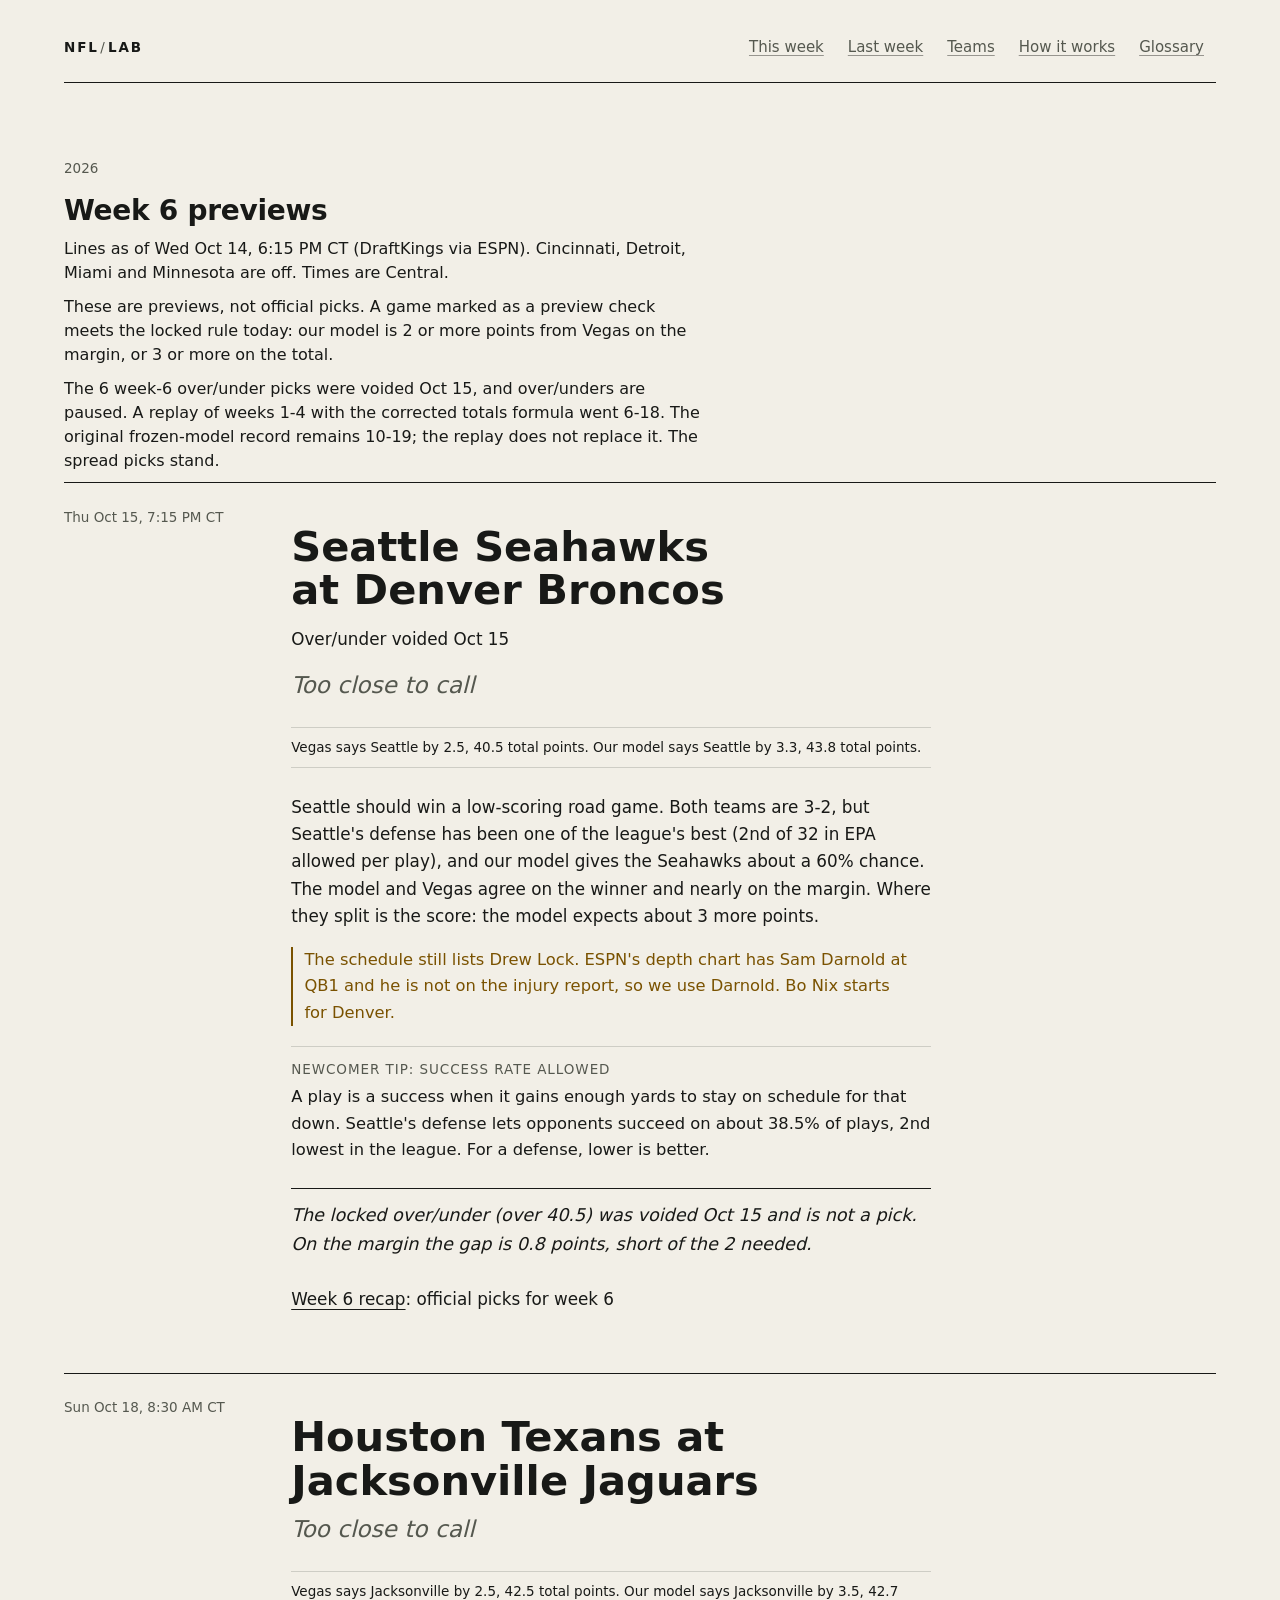
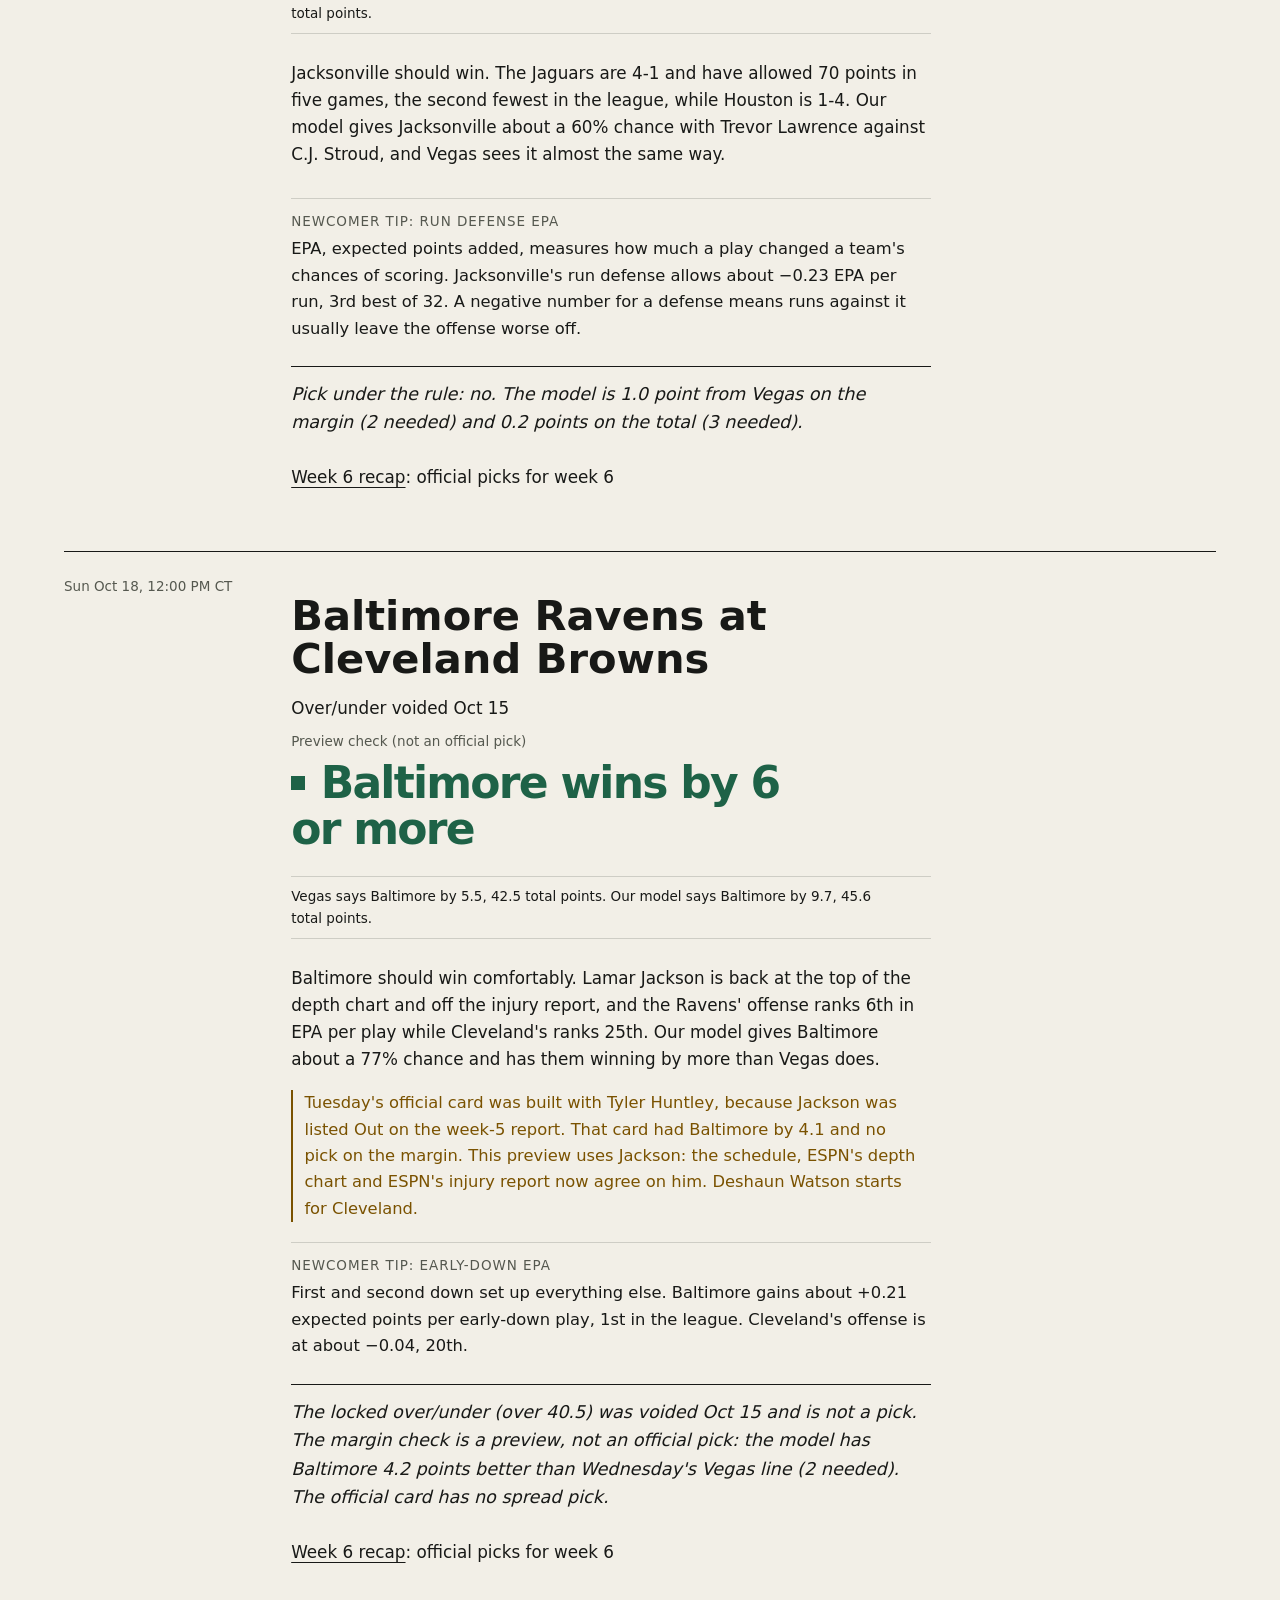
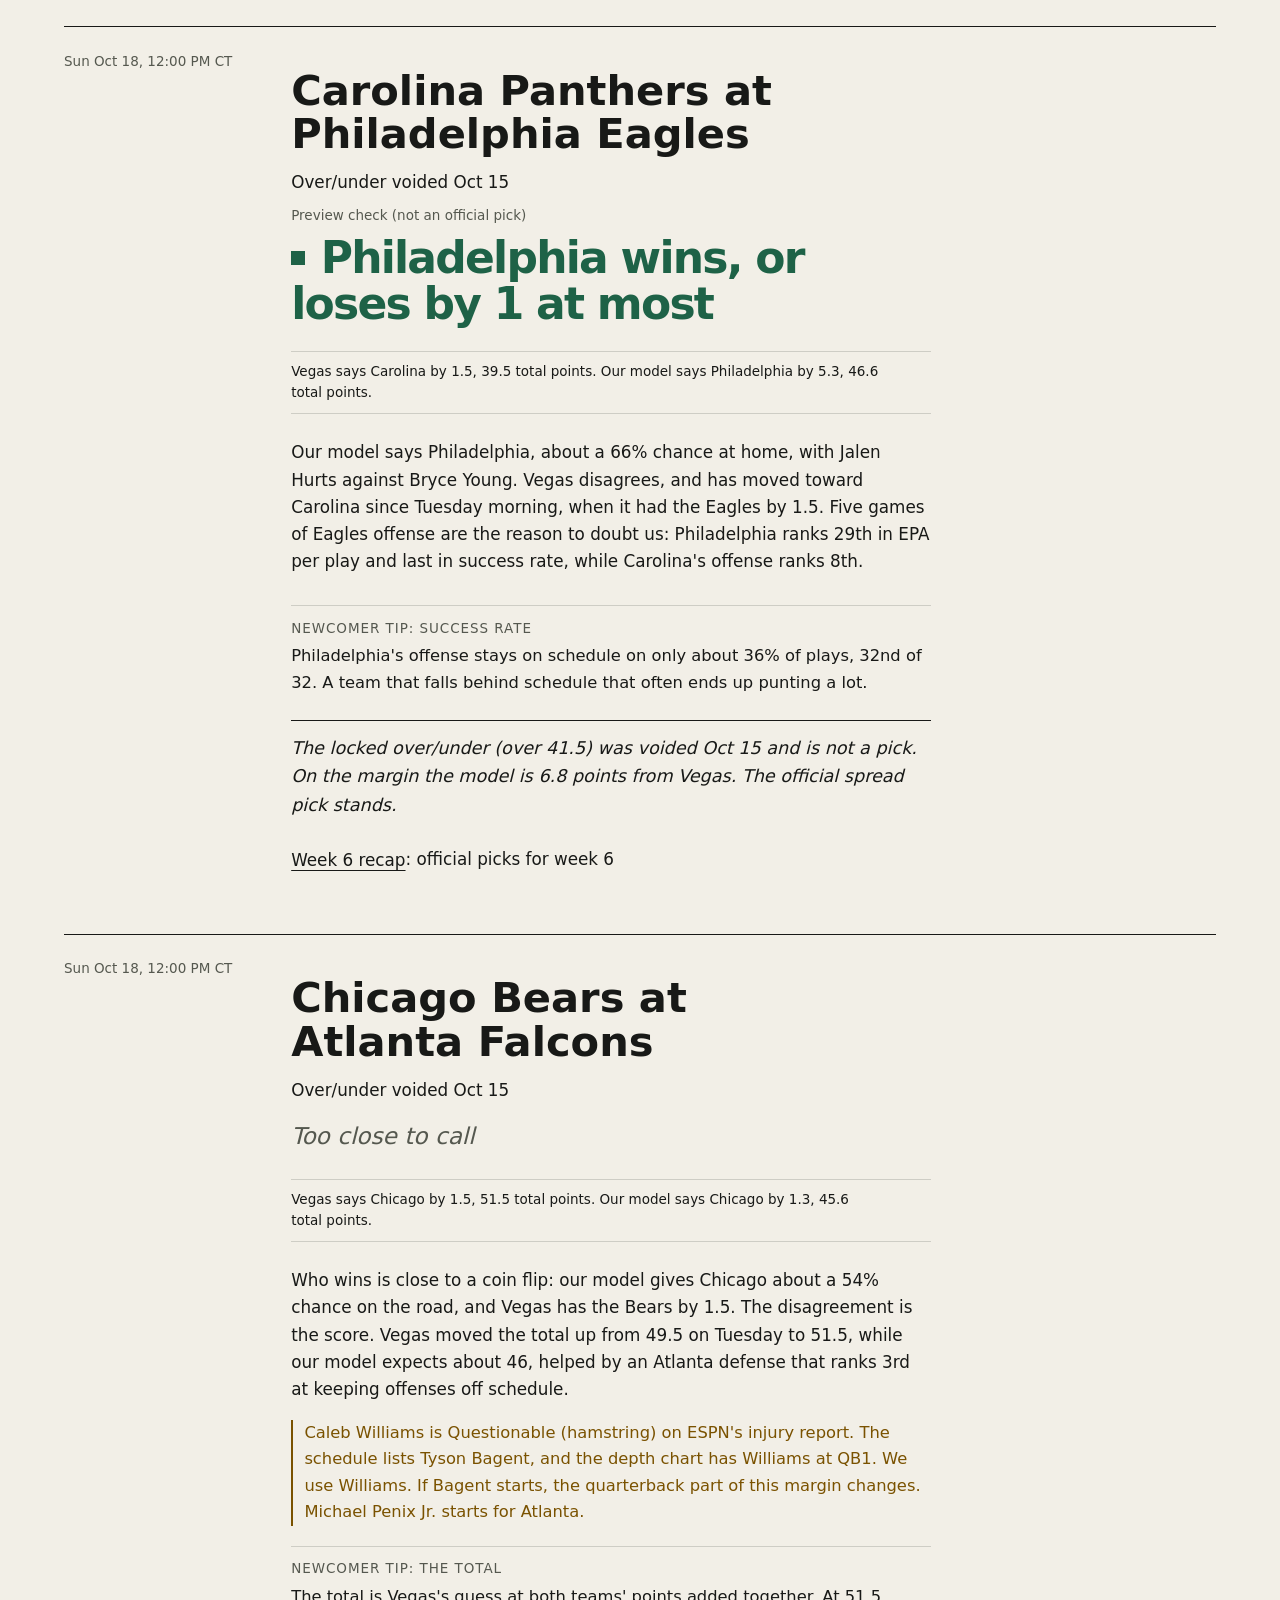
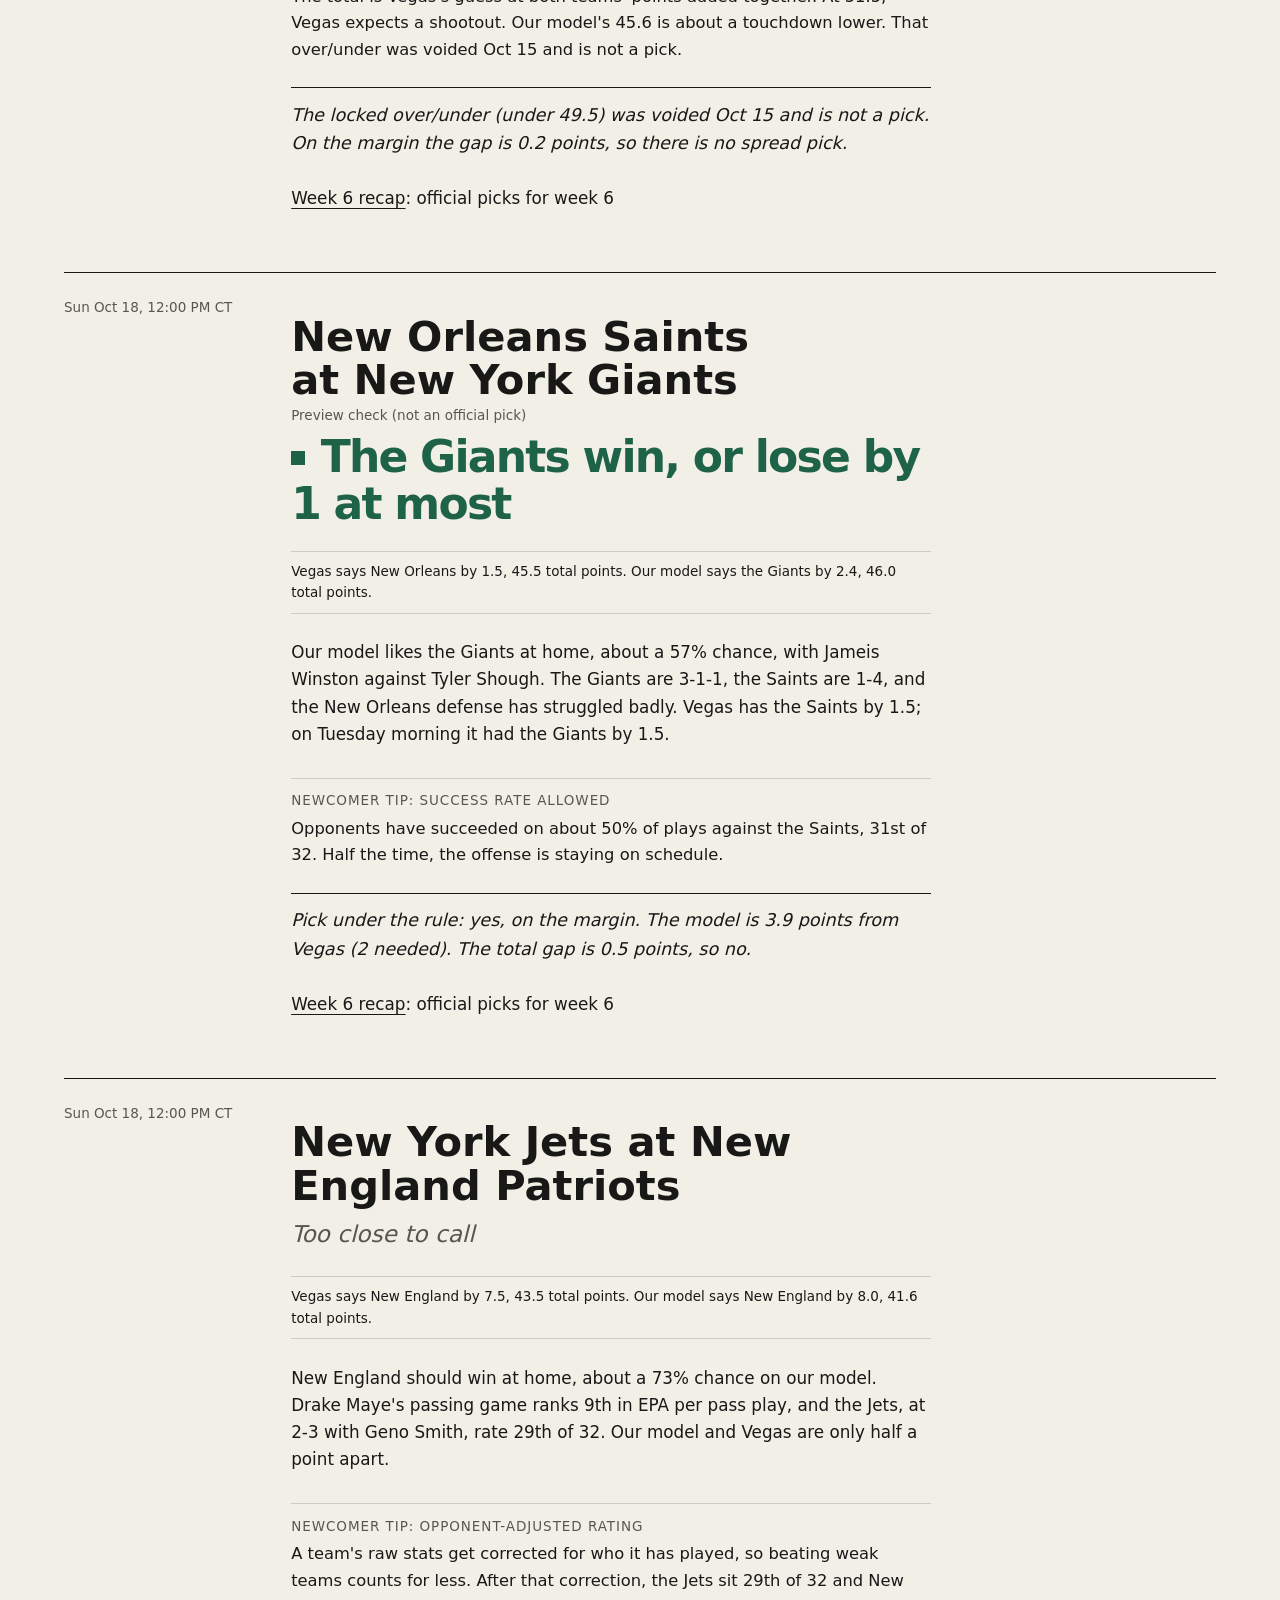
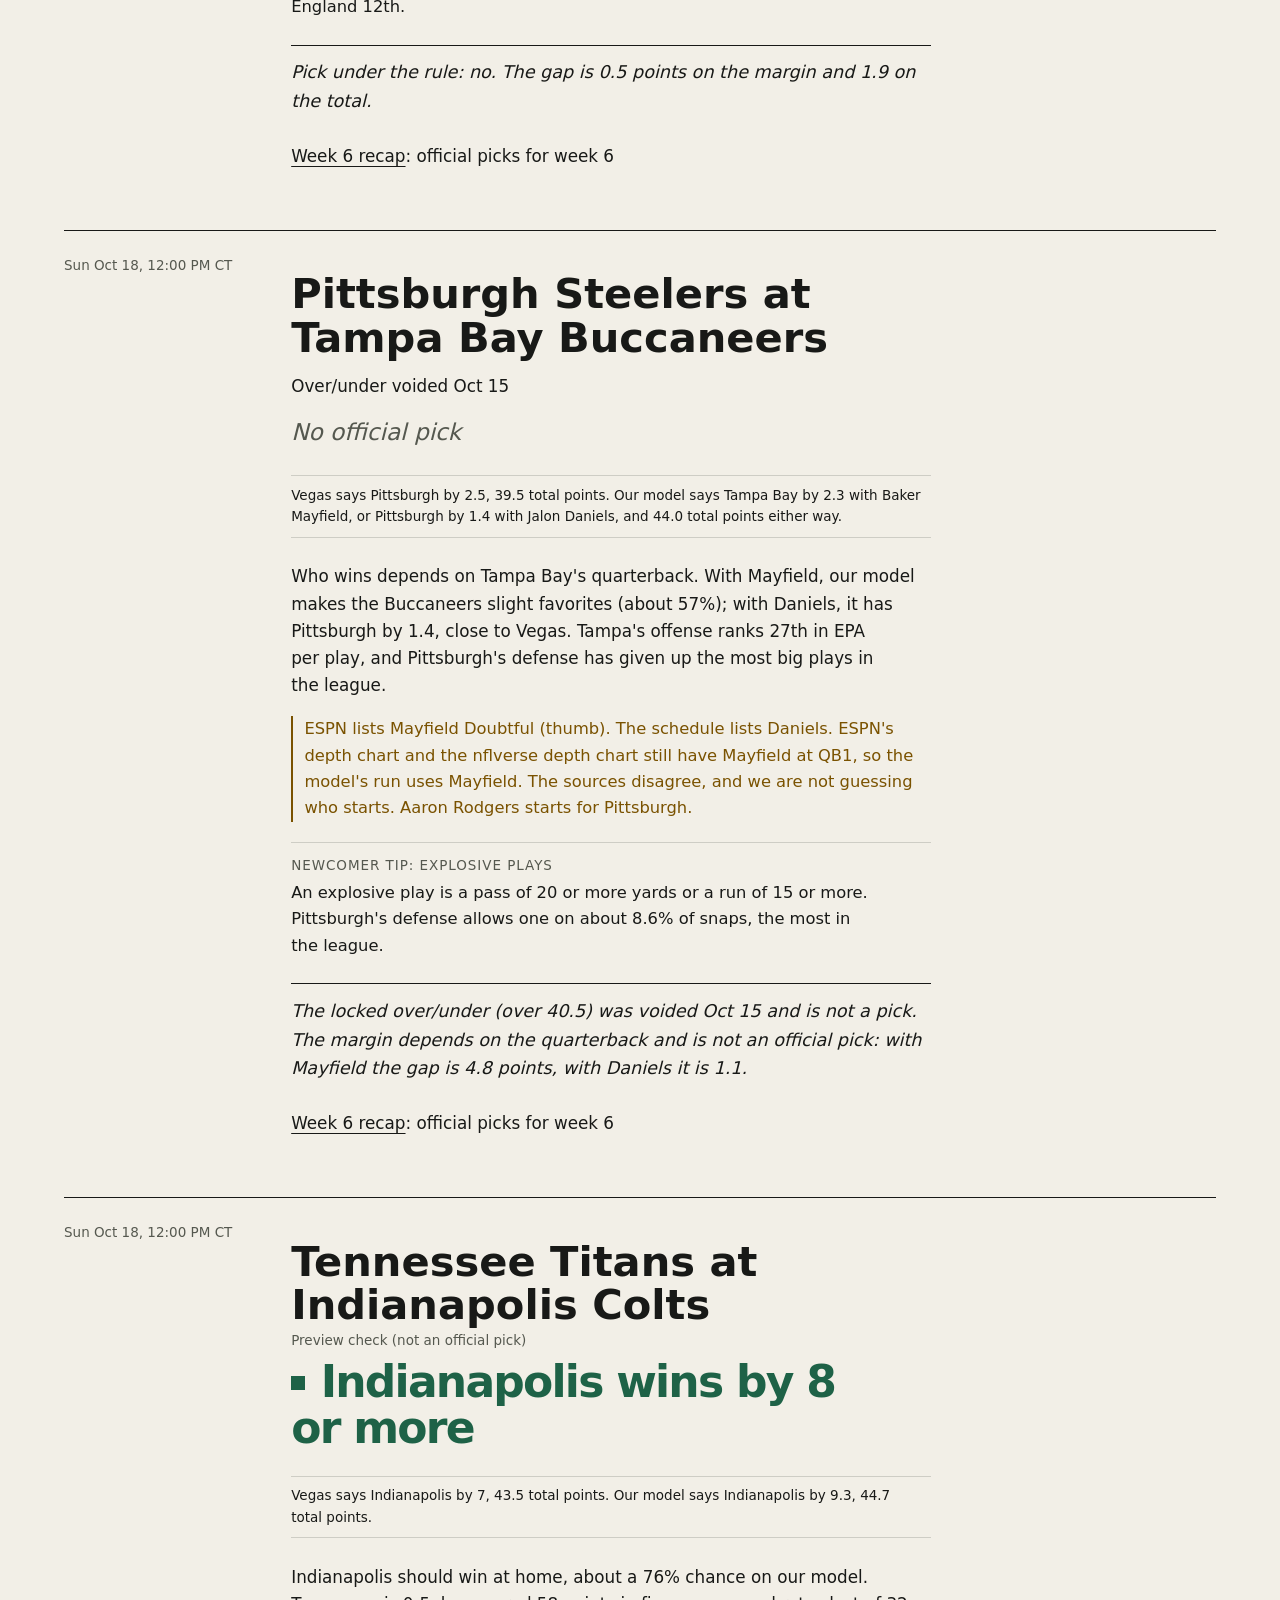
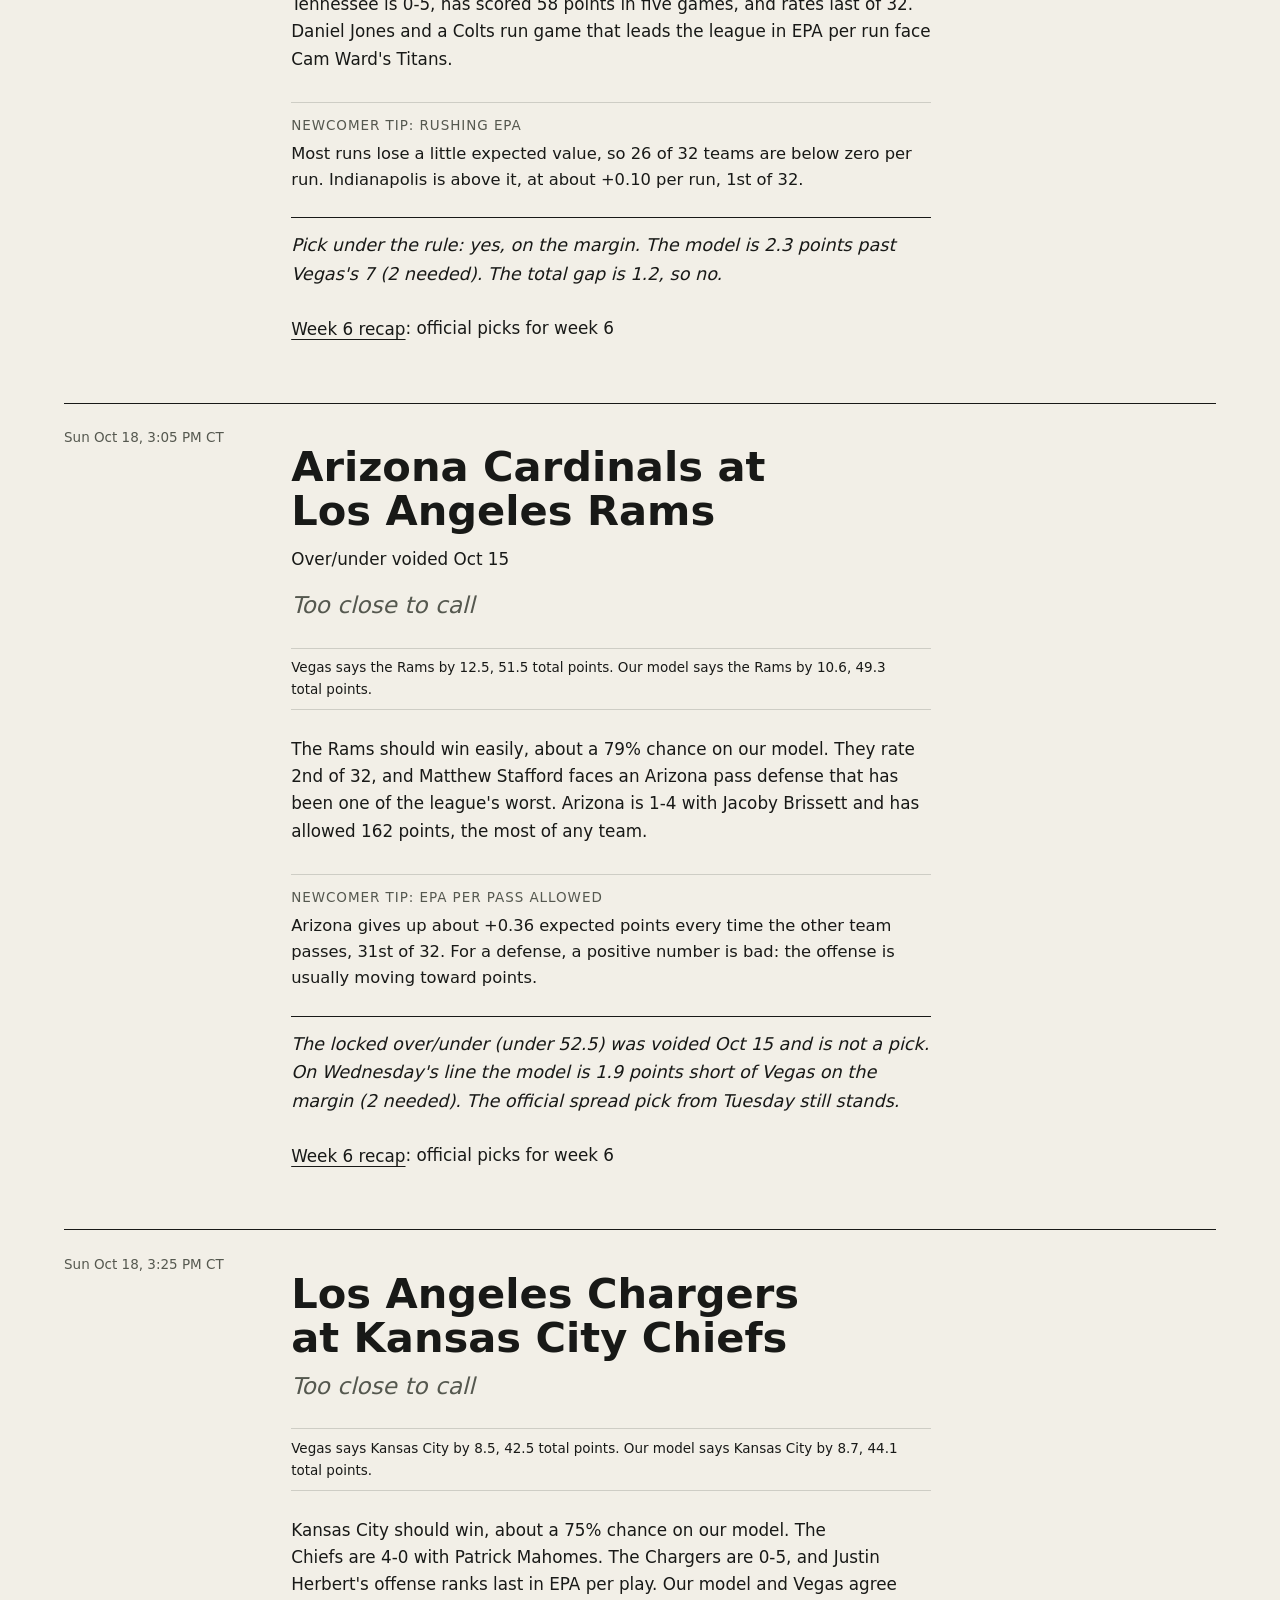
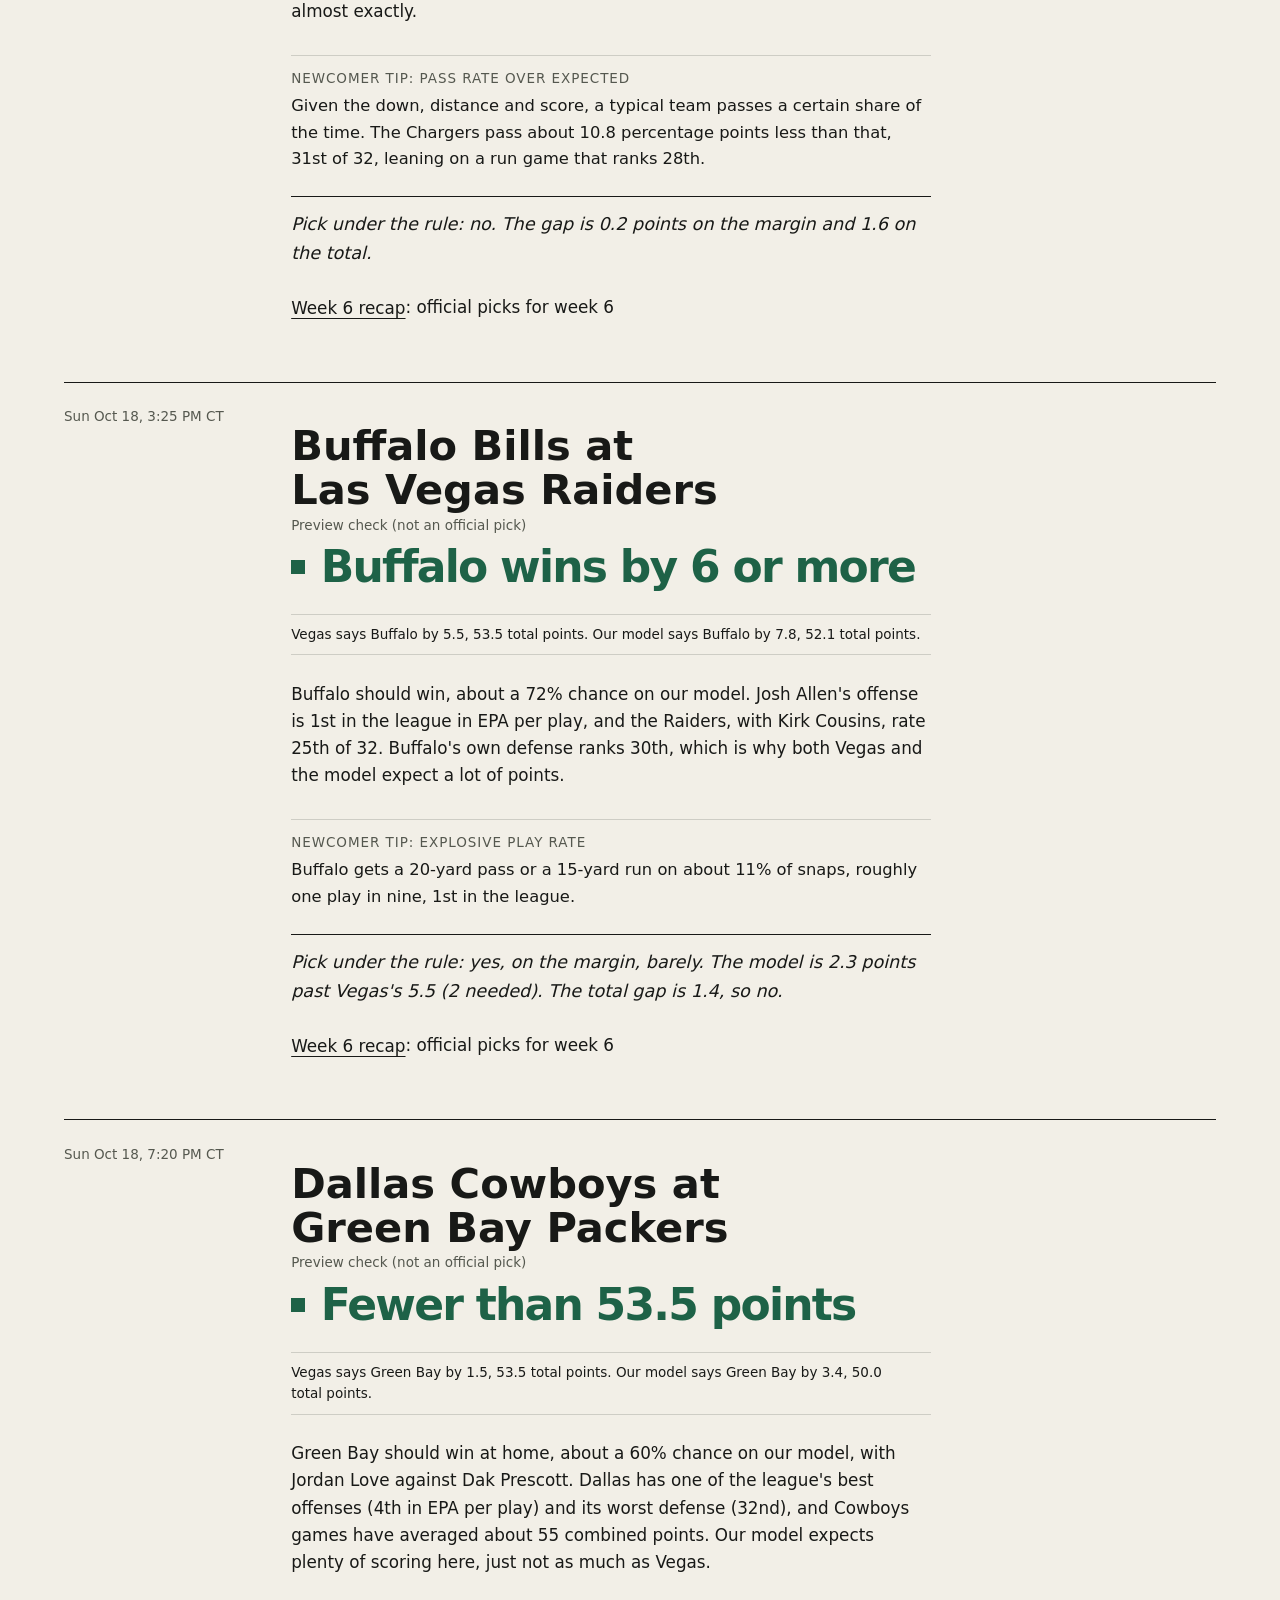
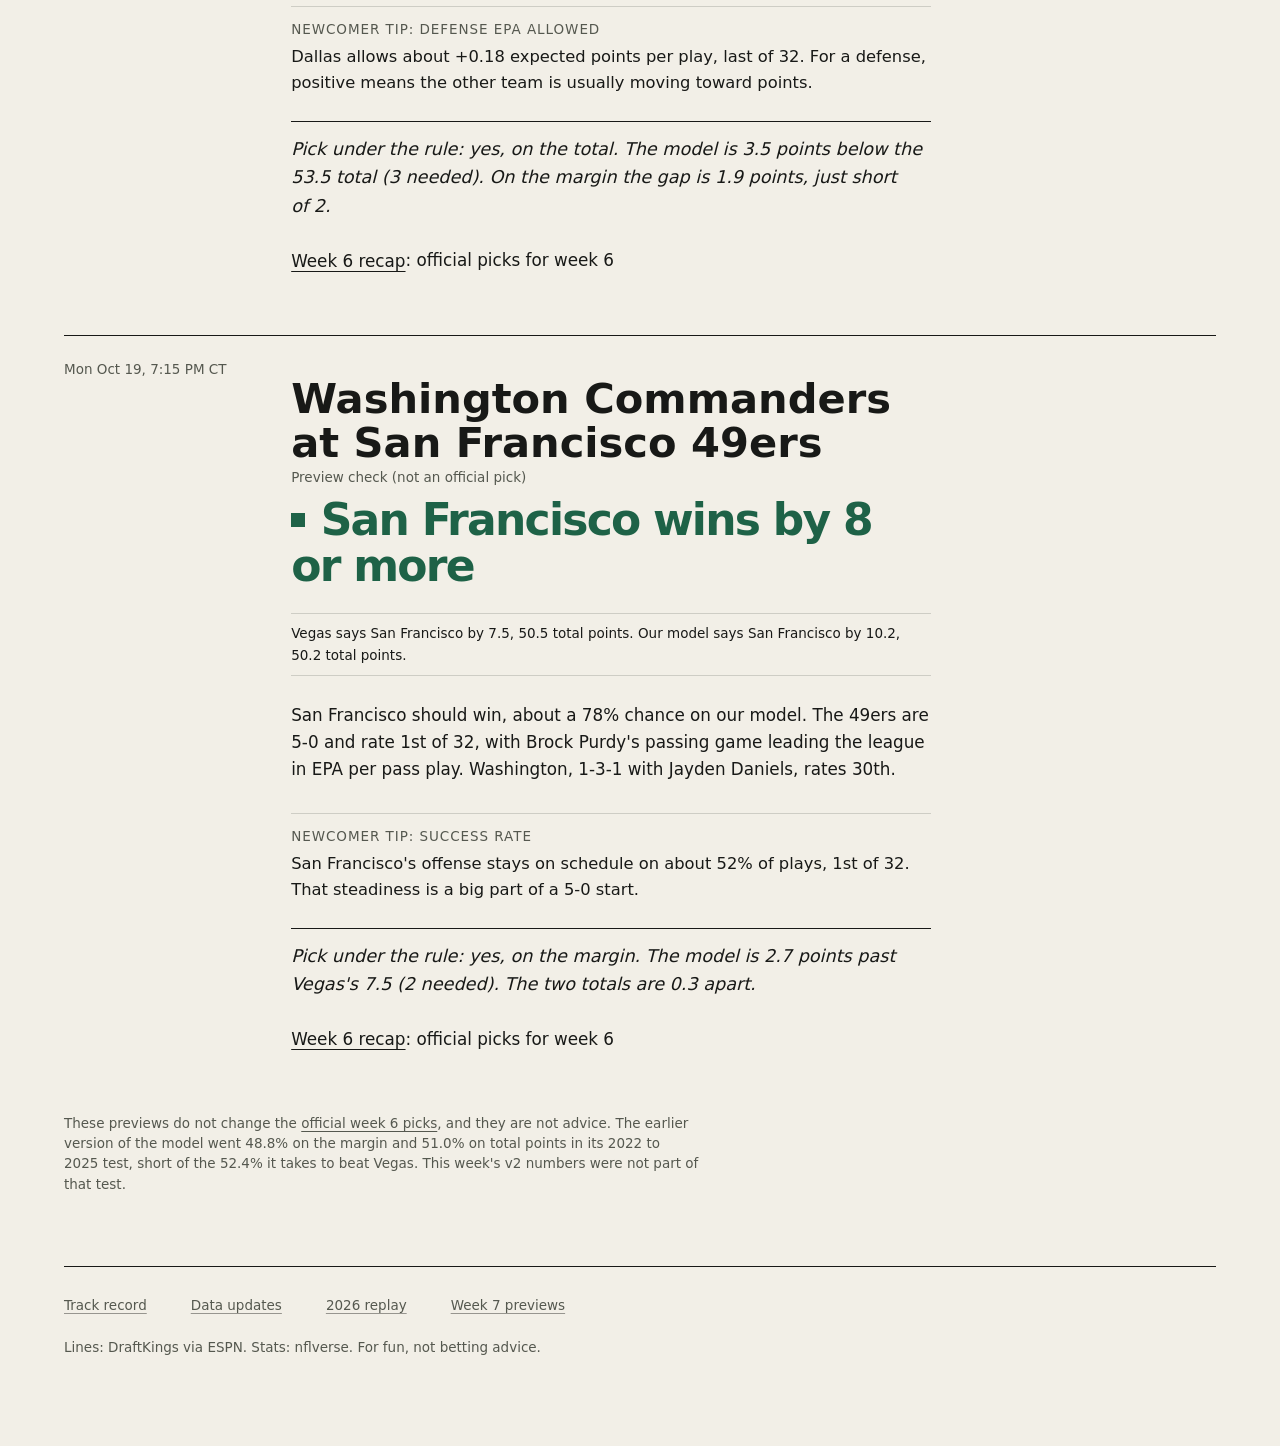
<file: public/previews/week6.html>
<!DOCTYPE html>
<html lang="en">
<head>
  <meta charset="utf-8">
  <meta name="viewport" content="width=device-width, initial-scale=1">
  <meta name="theme-color" content="#f2efe7" media="(prefers-color-scheme: light)">
  <meta name="theme-color" content="#181917" media="(prefers-color-scheme: dark)">
  <link rel="icon" href="data:image/svg+xml,<svg xmlns='http://www.w3.org/2000/svg' viewBox='0 0 16 16'><rect width='16' height='16' fill='%23181917'/><path d='M5 12.5 11 3.5' stroke='%23f2efe7' stroke-width='2'/></svg>">
  <title>NFL Lab: week 6 previews</title>
  <link rel="stylesheet" href="../assets/site.css">
  <style>
    .game .note { font-size: 1.02rem; max-width: var(--measure); }
  </style>
</head>
<body data-week="6" data-season="2026">
  <a class="skip" href="#main">Skip to content</a>
  <div class="wrap">
    <header class="top">
      <a class="mark" href="../index.html">NFL<span>/</span>LAB</a>
      <nav class="nav primary" aria-label="Primary">
        <a href="../index.html">This week</a>
        <a href="../recaps/week5.html">Last week</a>
        <a href="../teams.html">Teams</a>
        <a href="../model.html">How it works</a>
        <a href="../glossary.html">Glossary</a>
      </nav>
    </header>
    <main id="main" tabindex="-1">
    <p class="kicker">2026</p>
    <h1>Week 6 previews</h1>
    <p>Lines as of Wed Oct 14, 6:15 PM CT (DraftKings via ESPN). Cincinnati, Detroit, Miami and Minnesota are off. Times are Central.</p>
    <p>These are previews, not official picks. A game marked as a preview check meets the locked rule today: our model is 2 or more points from Vegas on the margin, or 3 or more on the total.</p>
    <p>The 6 week-6 over/under picks were voided Oct 15, and over/unders are paused. A replay of weeks 1-4 with the corrected totals formula went 6-18. The original frozen-model record remains 10-19; the replay does not replace it. The spread picks stand.</p>

    <article class="game" id="sea-den">
      <p class="kicker">Thu Oct 15, 7:15 PM CT</p>
      <h2>Seattle Seahawks at Denver Broncos</h2>
      <p>Over/under voided Oct 15</p>
      <p class="quiet-pick">Too close to call</p>
      <p class="market">Vegas says Seattle by 2.5, 40.5 total points. Our model says Seattle by 3.3, 43.8 total points.</p>
      <p>Seattle should win a low-scoring road game. Both teams are 3-2, but Seattle&#x27;s defense has been one of the league&#x27;s best (2nd of 32 in EPA allowed per play), and our model gives the Seahawks about a 60% chance. The model and Vegas agree on the winner and nearly on the margin. Where they split is the score: the model expects about 3 more points.</p>
      <p class="note">The schedule still lists Drew Lock. ESPN&#x27;s depth chart has Sam Darnold at QB1 and he is not on the injury report, so we use Darnold. Bo Nix starts for Denver.</p>
      <p class="lesson"><span>Newcomer tip: success rate allowed</span> A play is a success when it gains enough yards to stay on schedule for that down. Seattle&#x27;s defense lets opponents succeed on about 38.5% of plays, 2nd lowest in the league. For a defense, lower is better.</p>
      <p class="model-line">The locked over/under (over 40.5) was voided Oct 15 and is not a pick. On the margin the gap is 0.8 points, short of the 2 needed.</p>
      <p class="more official-pick" data-game="2026_06_SEA_DEN"><a href="../index.html#b-2026_06_SEA_DEN">Official pick</a>: <span class="official-line"></span></p>
    </article>

    <article class="game" id="hou-jax">
      <p class="kicker">Sun Oct 18, 8:30 AM CT</p>
      <h2>Houston Texans at Jacksonville Jaguars</h2>
      <p class="quiet-pick">Too close to call</p>
      <p class="market">Vegas says Jacksonville by 2.5, 42.5 total points. Our model says Jacksonville by 3.5, 42.7 total points.</p>
      <p>Jacksonville should win. The Jaguars are 4-1 and have allowed 70 points in five games, the second fewest in the league, while Houston is 1-4. Our model gives Jacksonville about a 60% chance with Trevor Lawrence against C.J. Stroud, and Vegas sees it almost the same way.</p>
      <p class="lesson"><span>Newcomer tip: run defense EPA</span> EPA, expected points added, measures how much a play changed a team&#x27;s chances of scoring. Jacksonville&#x27;s run defense allows about −0.23 EPA per run, 3rd best of 32. A negative number for a defense means runs against it usually leave the offense worse off.</p>
      <p class="model-line">Pick under the rule: no. The model is 1.0 point from Vegas on the margin (2 needed) and 0.2 points on the total (3 needed).</p>
      <p class="more official-pick" data-game="2026_06_HOU_JAX"><a href="../index.html#b-2026_06_HOU_JAX">Official pick</a>: <span class="official-line"></span></p>
    </article>

    <article class="game" id="bal-cle">
      <p class="kicker">Sun Oct 18, 12:00 PM CT</p>
      <h2>Baltimore Ravens at Cleveland Browns</h2>
      <p>Over/under voided Oct 15</p>
      <p class="label">Preview check (not an official pick)</p>
      <p class="pick">Baltimore wins by 6 or more</p>
      <p class="market">Vegas says Baltimore by 5.5, 42.5 total points. Our model says Baltimore by 9.7, 45.6 total points.</p>
      <p>Baltimore should win comfortably. Lamar Jackson is back at the top of the depth chart and off the injury report, and the Ravens&#x27; offense ranks 6th in EPA per play while Cleveland&#x27;s ranks 25th. Our model gives Baltimore about a 77% chance and has them winning by more than Vegas does.</p>
      <p class="note">Tuesday&#x27;s official card was built with Tyler Huntley, because Jackson was listed Out on the week-5 report. That card had Baltimore by 4.1 and no pick on the margin. This preview uses Jackson: the schedule, ESPN&#x27;s depth chart and ESPN&#x27;s injury report now agree on him. Deshaun Watson starts for Cleveland.</p>
      <p class="lesson"><span>Newcomer tip: early-down EPA</span> First and second down set up everything else. Baltimore gains about +0.21 expected points per early-down play, 1st in the league. Cleveland&#x27;s offense is at about −0.04, 20th.</p>
      <p class="model-line">The locked over/under (over 40.5) was voided Oct 15 and is not a pick. The margin check is a preview, not an official pick: the model has Baltimore 4.2 points better than Wednesday's Vegas line (2 needed). The official card has no spread pick.</p>
      <p class="more official-pick" data-game="2026_06_BAL_CLE"><a href="../index.html#b-2026_06_BAL_CLE">Official pick</a>: <span class="official-line"></span></p>
    </article>

    <article class="game" id="car-phi">
      <p class="kicker">Sun Oct 18, 12:00 PM CT</p>
      <h2>Carolina Panthers at Philadelphia Eagles</h2>
      <p>Over/under voided Oct 15</p>
      <p class="label">Preview check (not an official pick)</p>
      <p class="pick">Philadelphia wins, or loses by 1 at most</p>
      <p class="market">Vegas says Carolina by 1.5, 39.5 total points. Our model says Philadelphia by 5.3, 46.6 total points.</p>
      <p>Our model says Philadelphia, about a 66% chance at home, with Jalen Hurts against Bryce Young. Vegas disagrees, and has moved toward Carolina since Tuesday morning, when it had the Eagles by 1.5. Five games of Eagles offense are the reason to doubt us: Philadelphia ranks 29th in EPA per play and last in success rate, while Carolina&#x27;s offense ranks 8th.</p>
      <p class="lesson"><span>Newcomer tip: success rate</span> Philadelphia&#x27;s offense stays on schedule on only about 36% of plays, 32nd of 32. A team that falls behind schedule that often ends up punting a lot.</p>
      <p class="model-line">The locked over/under (over 41.5) was voided Oct 15 and is not a pick. On the margin the model is 6.8 points from Vegas. The official spread pick stands.</p>
      <p class="more official-pick" data-game="2026_06_CAR_PHI"><a href="../index.html#b-2026_06_CAR_PHI">Official pick</a>: <span class="official-line"></span></p>
    </article>

    <article class="game" id="chi-atl">
      <p class="kicker">Sun Oct 18, 12:00 PM CT</p>
      <h2>Chicago Bears at Atlanta Falcons</h2>
      <p>Over/under voided Oct 15</p>
      <p class="quiet-pick">Too close to call</p>
      <p class="market">Vegas says Chicago by 1.5, 51.5 total points. Our model says Chicago by 1.3, 45.6 total points.</p>
      <p>Who wins is close to a coin flip: our model gives Chicago about a 54% chance on the road, and Vegas has the Bears by 1.5. The disagreement is the score. Vegas moved the total up from 49.5 on Tuesday to 51.5, while our model expects about 46, helped by an Atlanta defense that ranks 3rd at keeping offenses off schedule.</p>
      <p class="note">Caleb Williams is Questionable (hamstring) on ESPN&#x27;s injury report. The schedule lists Tyson Bagent, and the depth chart has Williams at QB1. We use Williams. If Bagent starts, the quarterback part of this margin changes. Michael Penix Jr. starts for Atlanta.</p>
      <p class="lesson"><span>Newcomer tip: the total</span> The total is Vegas&#x27;s guess at both teams&#x27; points added together. At 51.5, Vegas expects a shootout. Our model&#x27;s 45.6 is about a touchdown lower. That over/under was voided Oct 15 and is not a pick.</p>
      <p class="model-line">The locked over/under (under 49.5) was voided Oct 15 and is not a pick. On the margin the gap is 0.2 points, so there is no spread pick.</p>
      <p class="more official-pick" data-game="2026_06_CHI_ATL"><a href="../index.html#b-2026_06_CHI_ATL">Official pick</a>: <span class="official-line"></span></p>
    </article>

    <article class="game" id="no-nyg">
      <p class="kicker">Sun Oct 18, 12:00 PM CT</p>
      <h2>New Orleans Saints at New York Giants</h2>
      <p class="label">Preview check (not an official pick)</p>
      <p class="pick">The Giants win, or lose by 1 at most</p>
      <p class="market">Vegas says New Orleans by 1.5, 45.5 total points. Our model says the Giants by 2.4, 46.0 total points.</p>
      <p>Our model likes the Giants at home, about a 57% chance, with Jameis Winston against Tyler Shough. The Giants are 3-1-1, the Saints are 1-4, and the New Orleans defense has struggled badly. Vegas has the Saints by 1.5; on Tuesday morning it had the Giants by 1.5.</p>
      <p class="lesson"><span>Newcomer tip: success rate allowed</span> Opponents have succeeded on about 50% of plays against the Saints, 31st of 32. Half the time, the offense is staying on schedule.</p>
      <p class="model-line">Pick under the rule: yes, on the margin. The model is 3.9 points from Vegas (2 needed). The total gap is 0.5 points, so no.</p>
      <p class="more official-pick" data-game="2026_06_NO_NYG"><a href="../index.html#b-2026_06_NO_NYG">Official pick</a>: <span class="official-line"></span></p>
    </article>

    <article class="game" id="nyj-ne">
      <p class="kicker">Sun Oct 18, 12:00 PM CT</p>
      <h2>New York Jets at New England Patriots</h2>
      <p class="quiet-pick">Too close to call</p>
      <p class="market">Vegas says New England by 7.5, 43.5 total points. Our model says New England by 8.0, 41.6 total points.</p>
      <p>New England should win at home, about a 73% chance on our model. Drake Maye&#x27;s passing game ranks 9th in EPA per pass play, and the Jets, at 2-3 with Geno Smith, rate 29th of 32. Our model and Vegas are only half a point apart.</p>
      <p class="lesson"><span>Newcomer tip: opponent-adjusted rating</span> A team&#x27;s raw stats get corrected for who it has played, so beating weak teams counts for less. After that correction, the Jets sit 29th of 32 and New England 12th.</p>
      <p class="model-line">Pick under the rule: no. The gap is 0.5 points on the margin and 1.9 on the total.</p>
      <p class="more official-pick" data-game="2026_06_NYJ_NE"><a href="../index.html#b-2026_06_NYJ_NE">Official pick</a>: <span class="official-line"></span></p>
    </article>

    <article class="game" id="pit-tb">
      <p class="kicker">Sun Oct 18, 12:00 PM CT</p>
      <h2>Pittsburgh Steelers at Tampa Bay Buccaneers</h2>
      <p>Over/under voided Oct 15</p>
      <p class="quiet-pick">No official pick</p>
      <p class="market">Vegas says Pittsburgh by 2.5, 39.5 total points. Our model says Tampa Bay by 2.3 with Baker Mayfield, or Pittsburgh by 1.4 with Jalon Daniels, and 44.0 total points either way.</p>
      <p>Who wins depends on Tampa Bay&#x27;s quarterback. With Mayfield, our model makes the Buccaneers slight favorites (about 57%); with Daniels, it has Pittsburgh by 1.4, close to Vegas. Tampa&#x27;s offense ranks 27th in EPA per play, and Pittsburgh&#x27;s defense has given up the most big plays in the league.</p>
      <p class="note">ESPN lists Mayfield Doubtful (thumb). The schedule lists Daniels. ESPN&#x27;s depth chart and the nflverse depth chart still have Mayfield at QB1, so the model&#x27;s run uses Mayfield. The sources disagree, and we are not guessing who starts. Aaron Rodgers starts for Pittsburgh.</p>
      <p class="lesson"><span>Newcomer tip: explosive plays</span> An explosive play is a pass of 20 or more yards or a run of 15 or more. Pittsburgh&#x27;s defense allows one on about 8.6% of snaps, the most in the league.</p>
      <p class="model-line">The locked over/under (over 40.5) was voided Oct 15 and is not a pick. The margin depends on the quarterback and is not an official pick: with Mayfield the gap is 4.8 points, with Daniels it is 1.1.</p>
      <p class="more official-pick" data-game="2026_06_PIT_TB"><a href="../index.html#b-2026_06_PIT_TB">Official pick</a>: <span class="official-line"></span></p>
    </article>

    <article class="game" id="ten-ind">
      <p class="kicker">Sun Oct 18, 12:00 PM CT</p>
      <h2>Tennessee Titans at Indianapolis Colts</h2>
      <p class="label">Preview check (not an official pick)</p>
      <p class="pick">Indianapolis wins by 8 or more</p>
      <p class="market">Vegas says Indianapolis by 7, 43.5 total points. Our model says Indianapolis by 9.3, 44.7 total points.</p>
      <p>Indianapolis should win at home, about a 76% chance on our model. Tennessee is 0-5, has scored 58 points in five games, and rates last of 32. Daniel Jones and a Colts run game that leads the league in EPA per run face Cam Ward&#x27;s Titans.</p>
      <p class="lesson"><span>Newcomer tip: rushing EPA</span> Most runs lose a little expected value, so 26 of 32 teams are below zero per run. Indianapolis is above it, at about +0.10 per run, 1st of 32.</p>
      <p class="model-line">Pick under the rule: yes, on the margin. The model is 2.3 points past Vegas&#x27;s 7 (2 needed). The total gap is 1.2, so no.</p>
      <p class="more official-pick" data-game="2026_06_TEN_IND"><a href="../index.html#b-2026_06_TEN_IND">Official pick</a>: <span class="official-line"></span></p>
    </article>

    <article class="game" id="ari-lar">
      <p class="kicker">Sun Oct 18, 3:05 PM CT</p>
      <h2>Arizona Cardinals at Los Angeles Rams</h2>
      <p>Over/under voided Oct 15</p>
      <p class="quiet-pick">Too close to call</p>
      <p class="market">Vegas says the Rams by 12.5, 51.5 total points. Our model says the Rams by 10.6, 49.3 total points.</p>
      <p>The Rams should win easily, about a 79% chance on our model. They rate 2nd of 32, and Matthew Stafford faces an Arizona pass defense that has been one of the league&#x27;s worst. Arizona is 1-4 with Jacoby Brissett and has allowed 162 points, the most of any team.</p>
      <p class="lesson"><span>Newcomer tip: EPA per pass allowed</span> Arizona gives up about +0.36 expected points every time the other team passes, 31st of 32. For a defense, a positive number is bad: the offense is usually moving toward points.</p>
      <p class="model-line">The locked over/under (under 52.5) was voided Oct 15 and is not a pick. On Wednesday's line the model is 1.9 points short of Vegas on the margin (2 needed). The official spread pick from Tuesday still stands.</p>
      <p class="more official-pick" data-game="2026_06_ARI_LA"><a href="../index.html#b-2026_06_ARI_LA">Official pick</a>: <span class="official-line"></span></p>
    </article>

    <article class="game" id="lac-kc">
      <p class="kicker">Sun Oct 18, 3:25 PM CT</p>
      <h2>Los Angeles Chargers at Kansas City Chiefs</h2>
      <p class="quiet-pick">Too close to call</p>
      <p class="market">Vegas says Kansas City by 8.5, 42.5 total points. Our model says Kansas City by 8.7, 44.1 total points.</p>
      <p>Kansas City should win, about a 75% chance on our model. The Chiefs are 4-0 with Patrick Mahomes. The Chargers are 0-5, and Justin Herbert&#x27;s offense ranks last in EPA per play. Our model and Vegas agree almost exactly.</p>
      <p class="lesson"><span>Newcomer tip: pass rate over expected</span> Given the down, distance and score, a typical team passes a certain share of the time. The Chargers pass about 10.8 percentage points less than that, 31st of 32, leaning on a run game that ranks 28th.</p>
      <p class="model-line">Pick under the rule: no. The gap is 0.2 points on the margin and 1.6 on the total.</p>
      <p class="more official-pick" data-game="2026_06_LAC_KC"><a href="../index.html#b-2026_06_LAC_KC">Official pick</a>: <span class="official-line"></span></p>
    </article>

    <article class="game" id="buf-lv">
      <p class="kicker">Sun Oct 18, 3:25 PM CT</p>
      <h2>Buffalo Bills at Las Vegas Raiders</h2>
      <p class="label">Preview check (not an official pick)</p>
      <p class="pick">Buffalo wins by 6 or more</p>
      <p class="market">Vegas says Buffalo by 5.5, 53.5 total points. Our model says Buffalo by 7.8, 52.1 total points.</p>
      <p>Buffalo should win, about a 72% chance on our model. Josh Allen&#x27;s offense is 1st in the league in EPA per play, and the Raiders, with Kirk Cousins, rate 25th of 32. Buffalo&#x27;s own defense ranks 30th, which is why both Vegas and the model expect a lot of points.</p>
      <p class="lesson"><span>Newcomer tip: explosive play rate</span> Buffalo gets a 20-yard pass or a 15-yard run on about 11% of snaps, roughly one play in nine, 1st in the league.</p>
      <p class="model-line">Pick under the rule: yes, on the margin, barely. The model is 2.3 points past Vegas&#x27;s 5.5 (2 needed). The total gap is 1.4, so no.</p>
      <p class="more official-pick" data-game="2026_06_BUF_LV"><a href="../index.html#b-2026_06_BUF_LV">Official pick</a>: <span class="official-line"></span></p>
    </article>

    <article class="game" id="dal-gb">
      <p class="kicker">Sun Oct 18, 7:20 PM CT</p>
      <h2>Dallas Cowboys at Green Bay Packers</h2>
      <p class="label">Preview check (not an official pick)</p>
      <p class="pick">Fewer than 53.5 points</p>
      <p class="market">Vegas says Green Bay by 1.5, 53.5 total points. Our model says Green Bay by 3.4, 50.0 total points.</p>
      <p>Green Bay should win at home, about a 60% chance on our model, with Jordan Love against Dak Prescott. Dallas has one of the league&#x27;s best offenses (4th in EPA per play) and its worst defense (32nd), and Cowboys games have averaged about 55 combined points. Our model expects plenty of scoring here, just not as much as Vegas.</p>
      <p class="lesson"><span>Newcomer tip: defense EPA allowed</span> Dallas allows about +0.18 expected points per play, last of 32. For a defense, positive means the other team is usually moving toward points.</p>
      <p class="model-line">Pick under the rule: yes, on the total. The model is 3.5 points below the 53.5 total (3 needed). On the margin the gap is 1.9 points, just short of 2.</p>
      <p class="more official-pick" data-game="2026_06_DAL_GB"><a href="../index.html#b-2026_06_DAL_GB">Official pick</a>: <span class="official-line"></span></p>
    </article>

    <article class="game" id="was-sf">
      <p class="kicker">Mon Oct 19, 7:15 PM CT</p>
      <h2>Washington Commanders at San Francisco 49ers</h2>
      <p class="label">Preview check (not an official pick)</p>
      <p class="pick">San Francisco wins by 8 or more</p>
      <p class="market">Vegas says San Francisco by 7.5, 50.5 total points. Our model says San Francisco by 10.2, 50.2 total points.</p>
      <p>San Francisco should win, about a 78% chance on our model. The 49ers are 5-0 and rate 1st of 32, with Brock Purdy&#x27;s passing game leading the league in EPA per pass play. Washington, 1-3-1 with Jayden Daniels, rates 30th.</p>
      <p class="lesson"><span>Newcomer tip: success rate</span> San Francisco&#x27;s offense stays on schedule on about 52% of plays, 1st of 32. That steadiness is a big part of a 5-0 start.</p>
      <p class="model-line">Pick under the rule: yes, on the margin. The model is 2.7 points past Vegas&#x27;s 7.5 (2 needed). The two totals are 0.3 apart.</p>
      <p class="more official-pick" data-game="2026_06_WAS_SF"><a href="../index.html#b-2026_06_WAS_SF">Official pick</a>: <span class="official-line"></span></p>
    </article>

    <p class="caption">These previews do not change the <a href="../index.html">official week 6 picks</a>, and they are not advice. The earlier version of the model went 48.8% on the margin and 51.0% on total points in its 2022 to 2025 test, short of the 52.4% it takes to beat Vegas. This week's v2 numbers were not part of that test.</p>
    </main>
    <footer>
      <nav class="foot-nav" aria-label="More pages">
        <a href="../ledger.html">Track record</a>
        <a href="../freshness.html">Data updates</a>
        <a href="../report-card.html">2026 replay</a>
        <a href="../previews/week7.html">Week 7 previews</a>
      </nav>
      <p class="foot-line">Lines: DraftKings via ESPN. Stats: nflverse. For fun, not betting advice.</p>
    </footer>
  </div>
  <script src="../assets/site.js"></script>
</body>
</html>
</file>
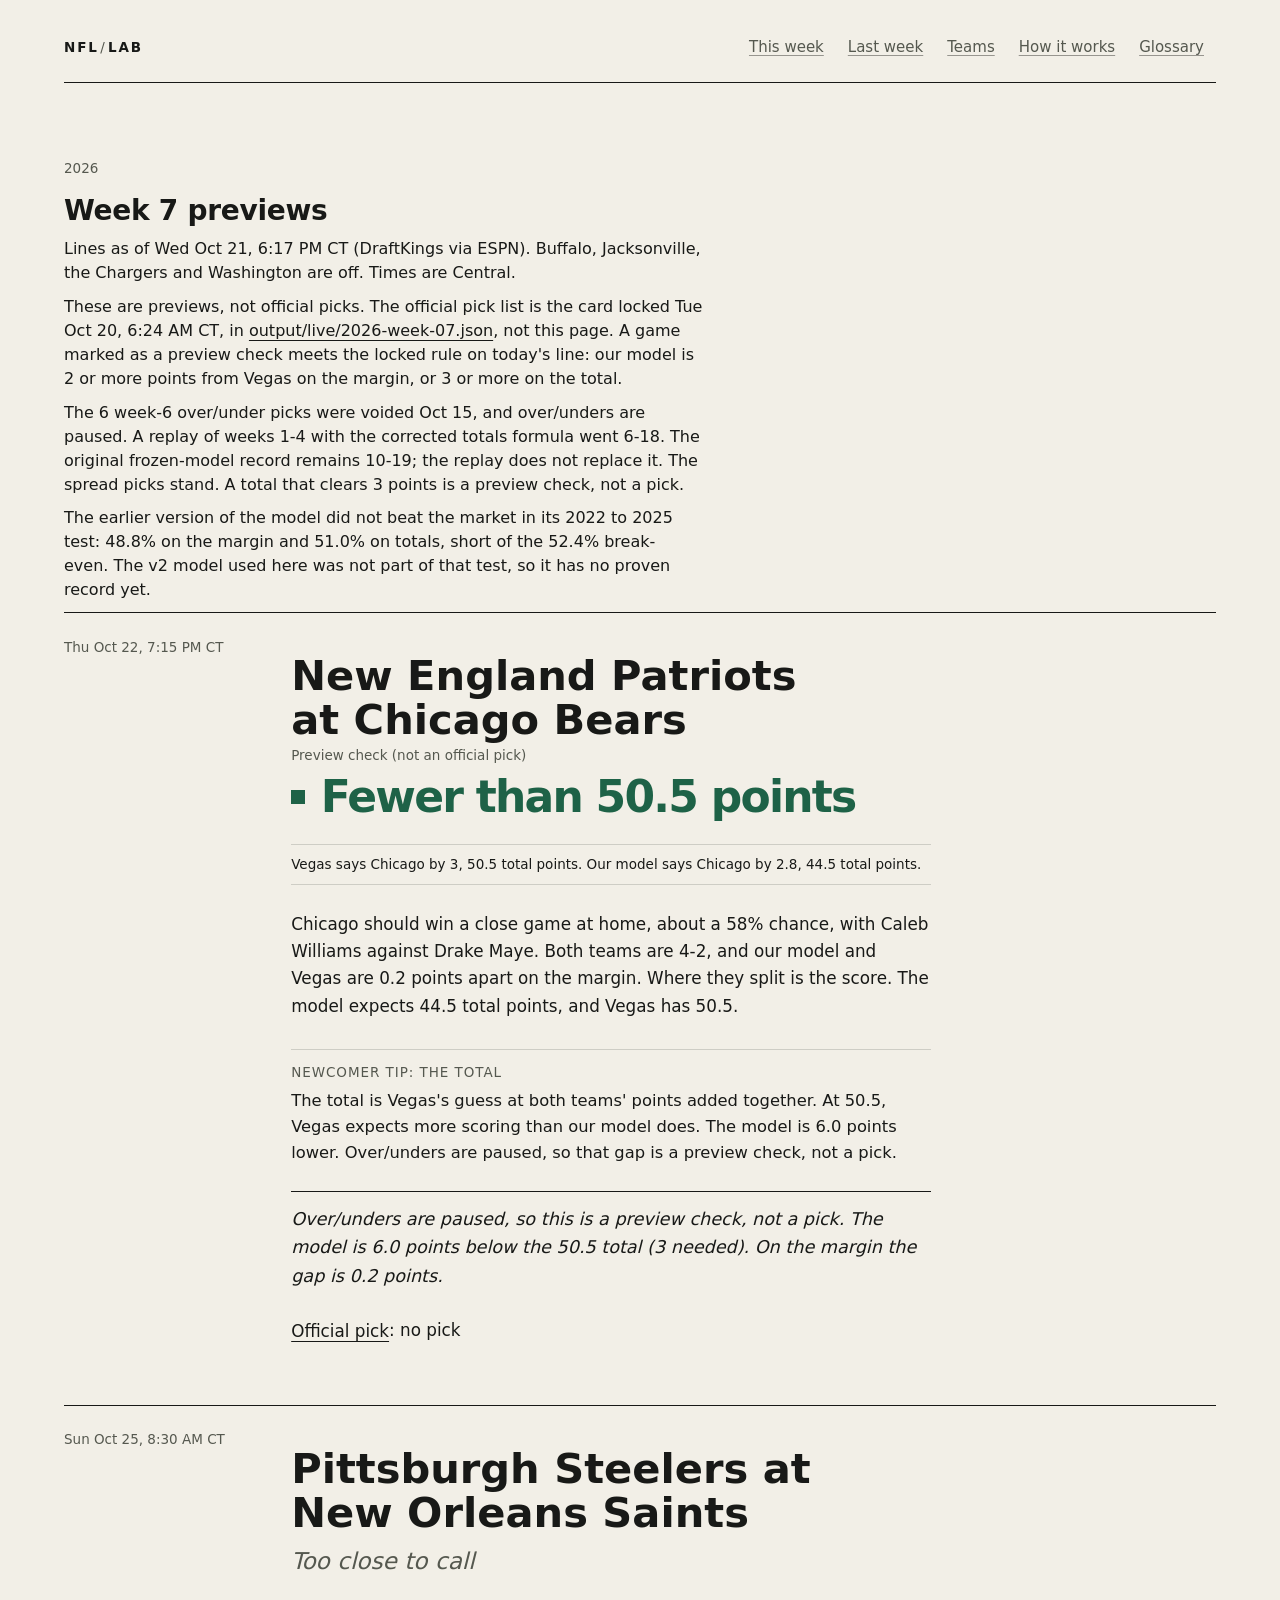
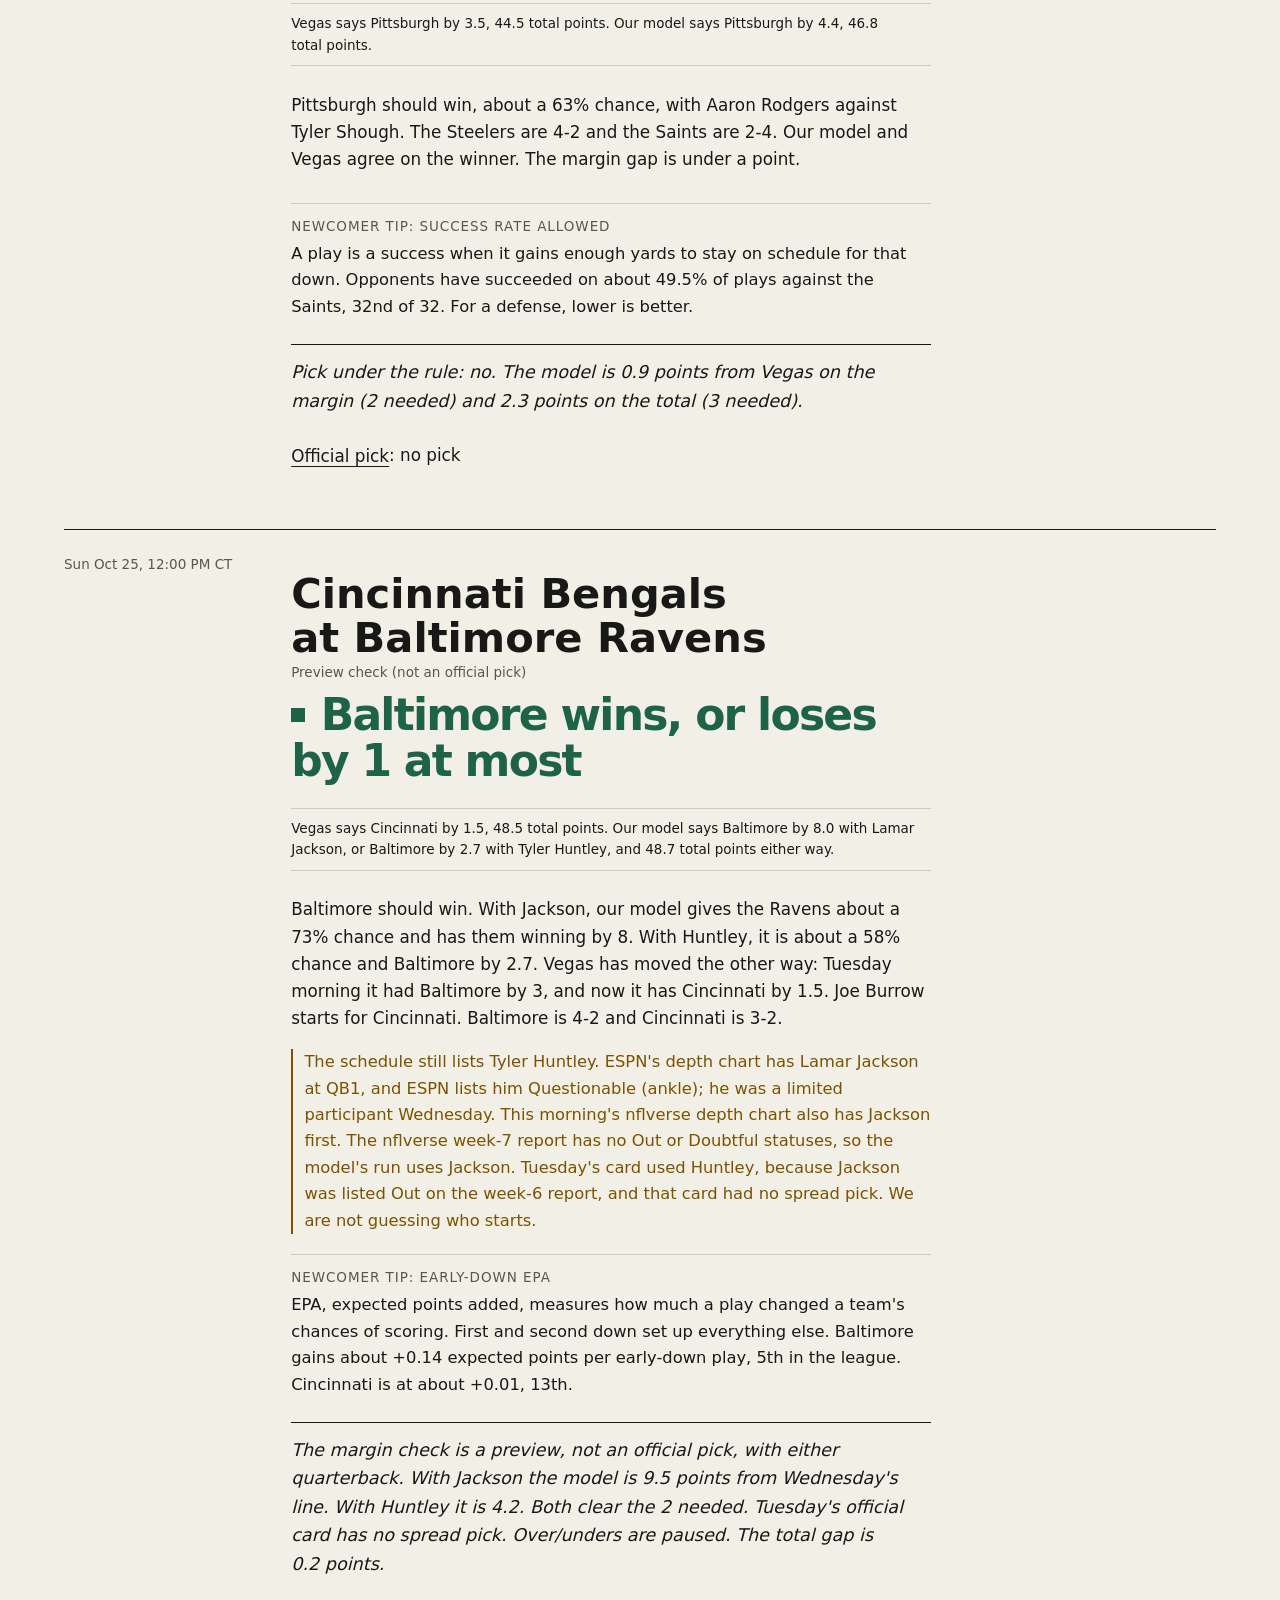
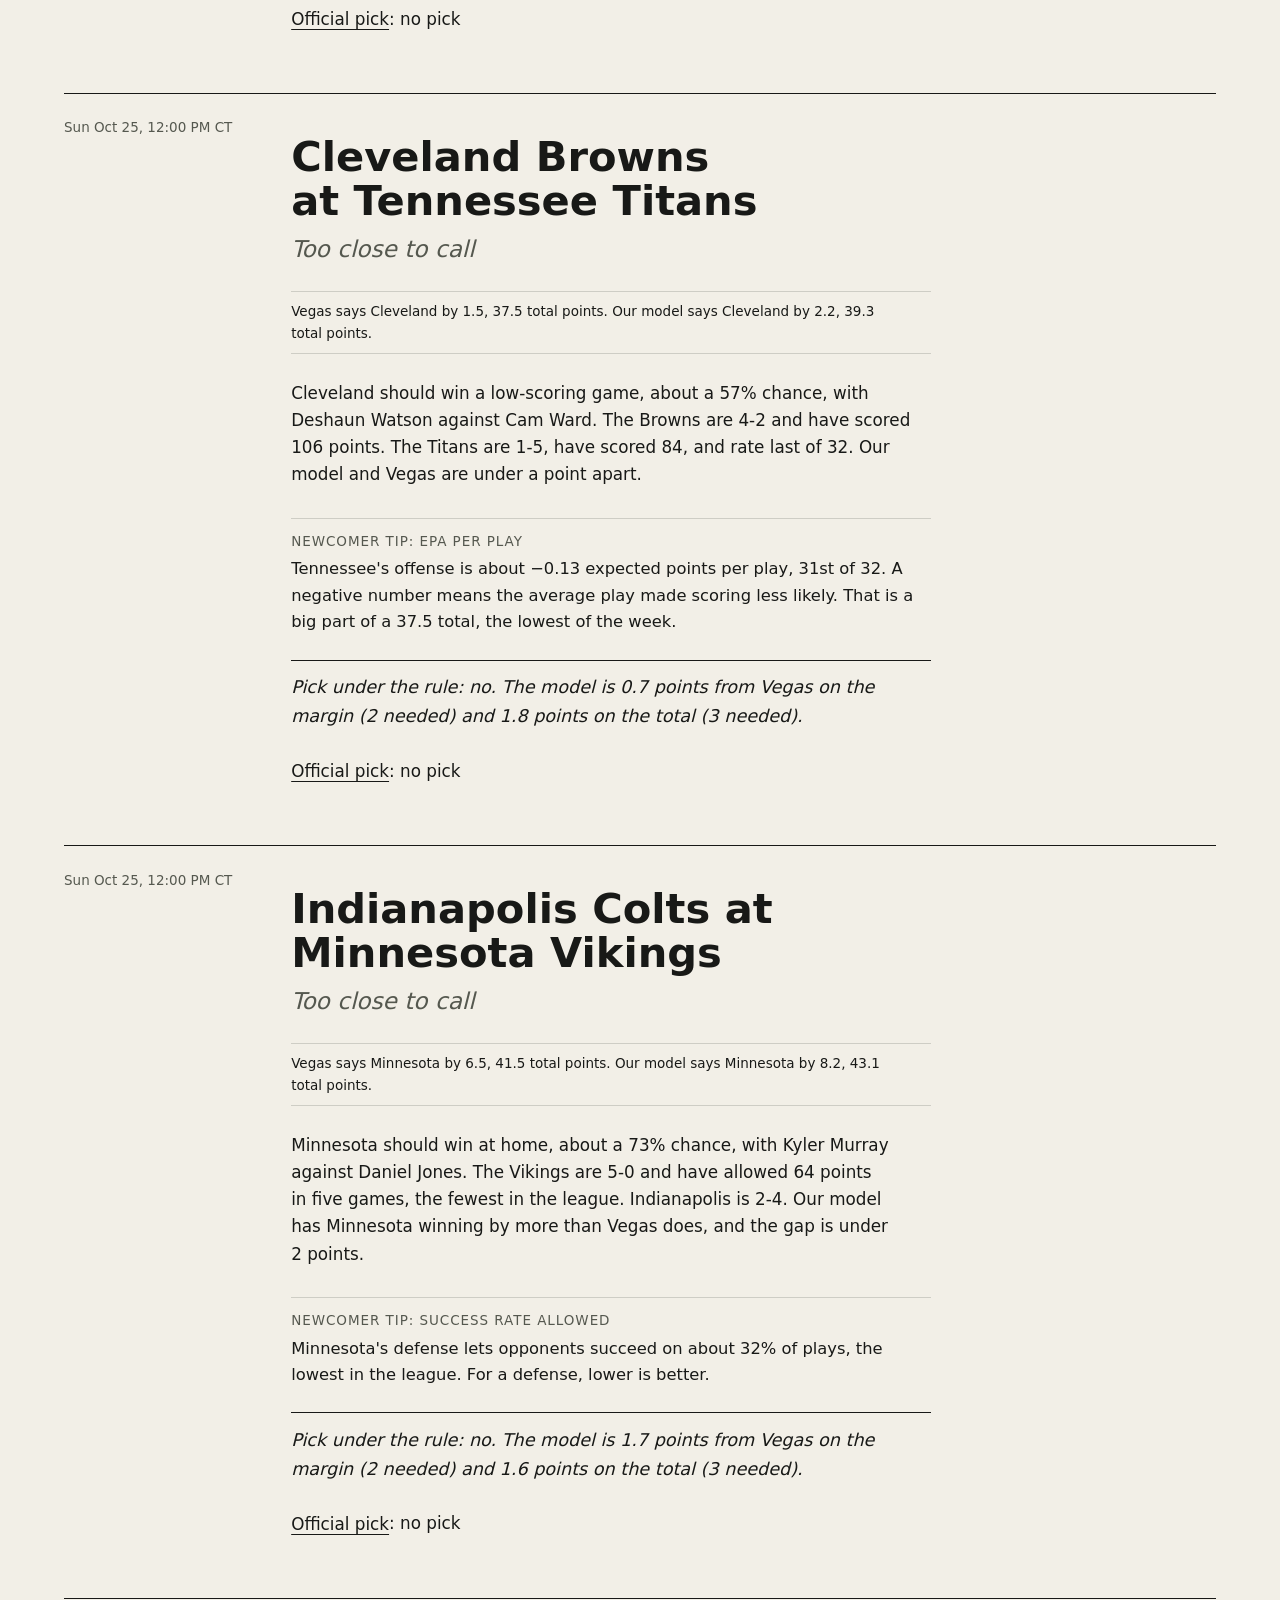
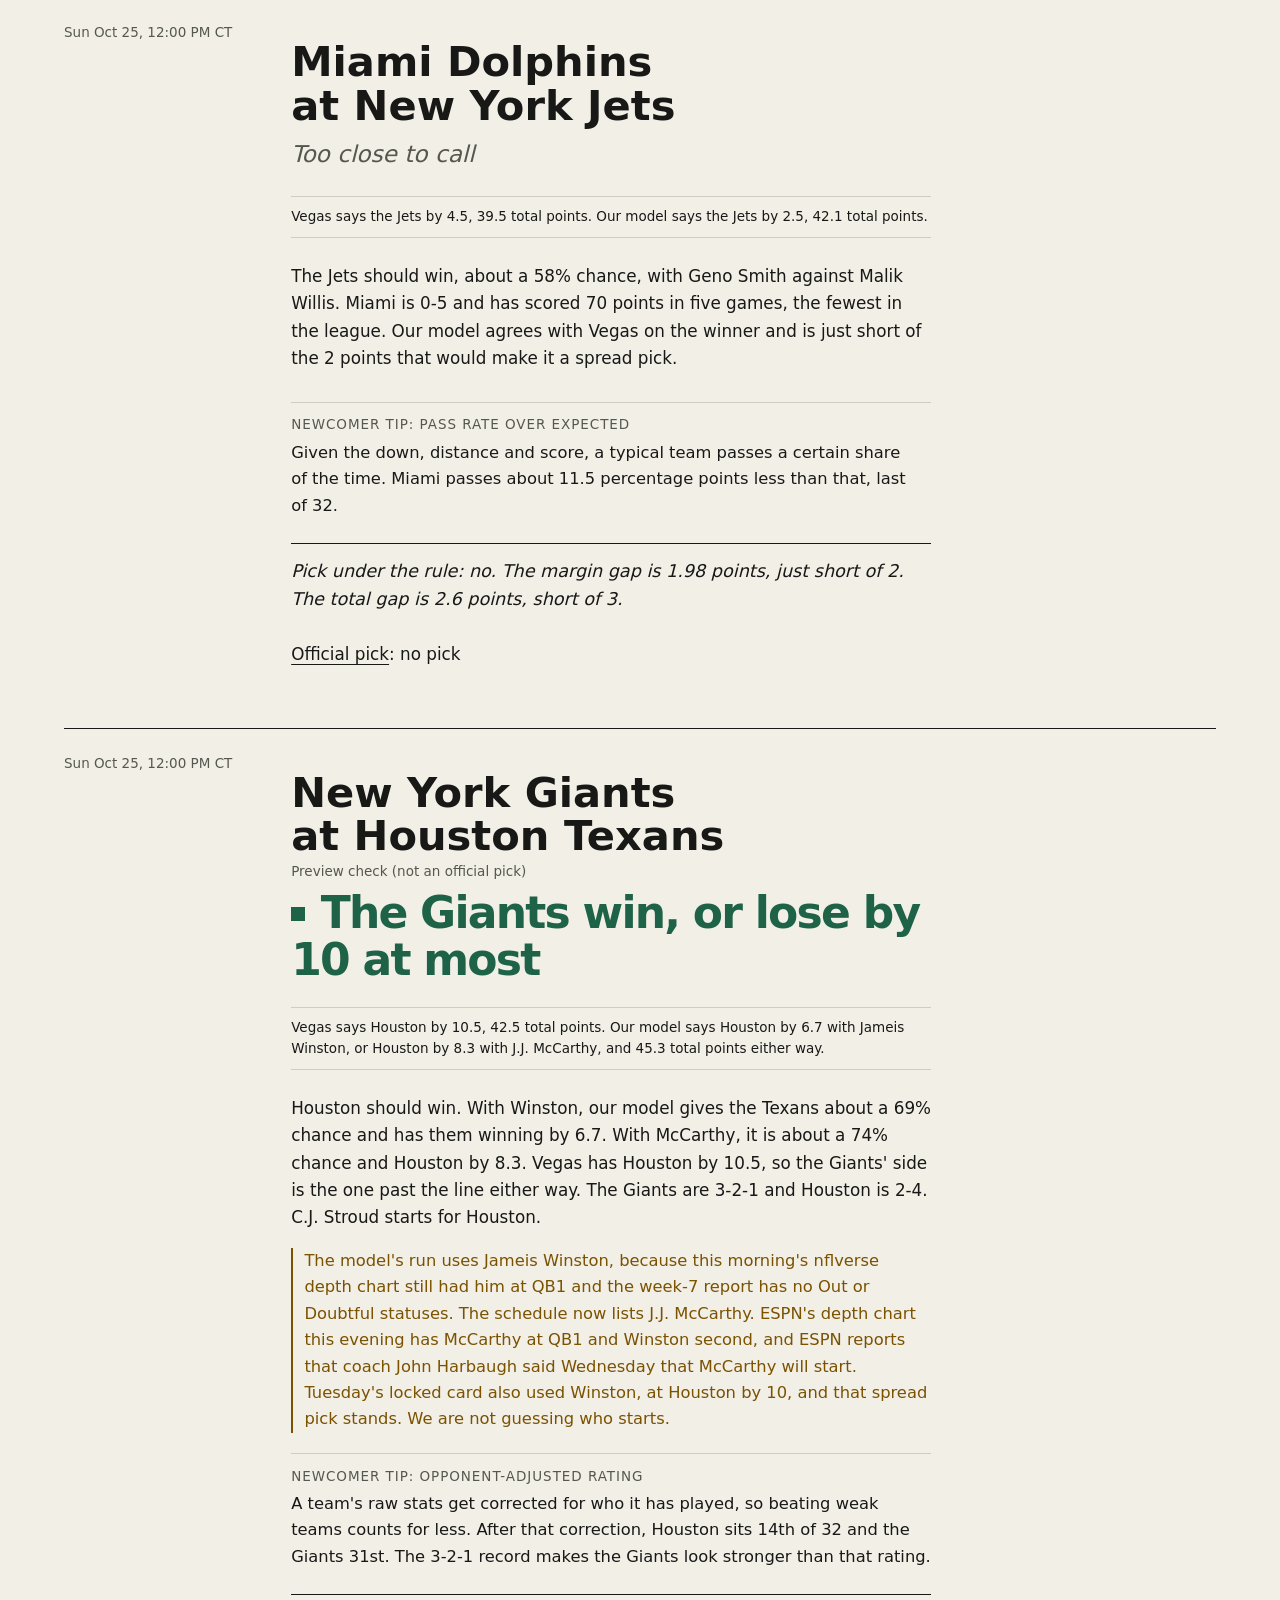
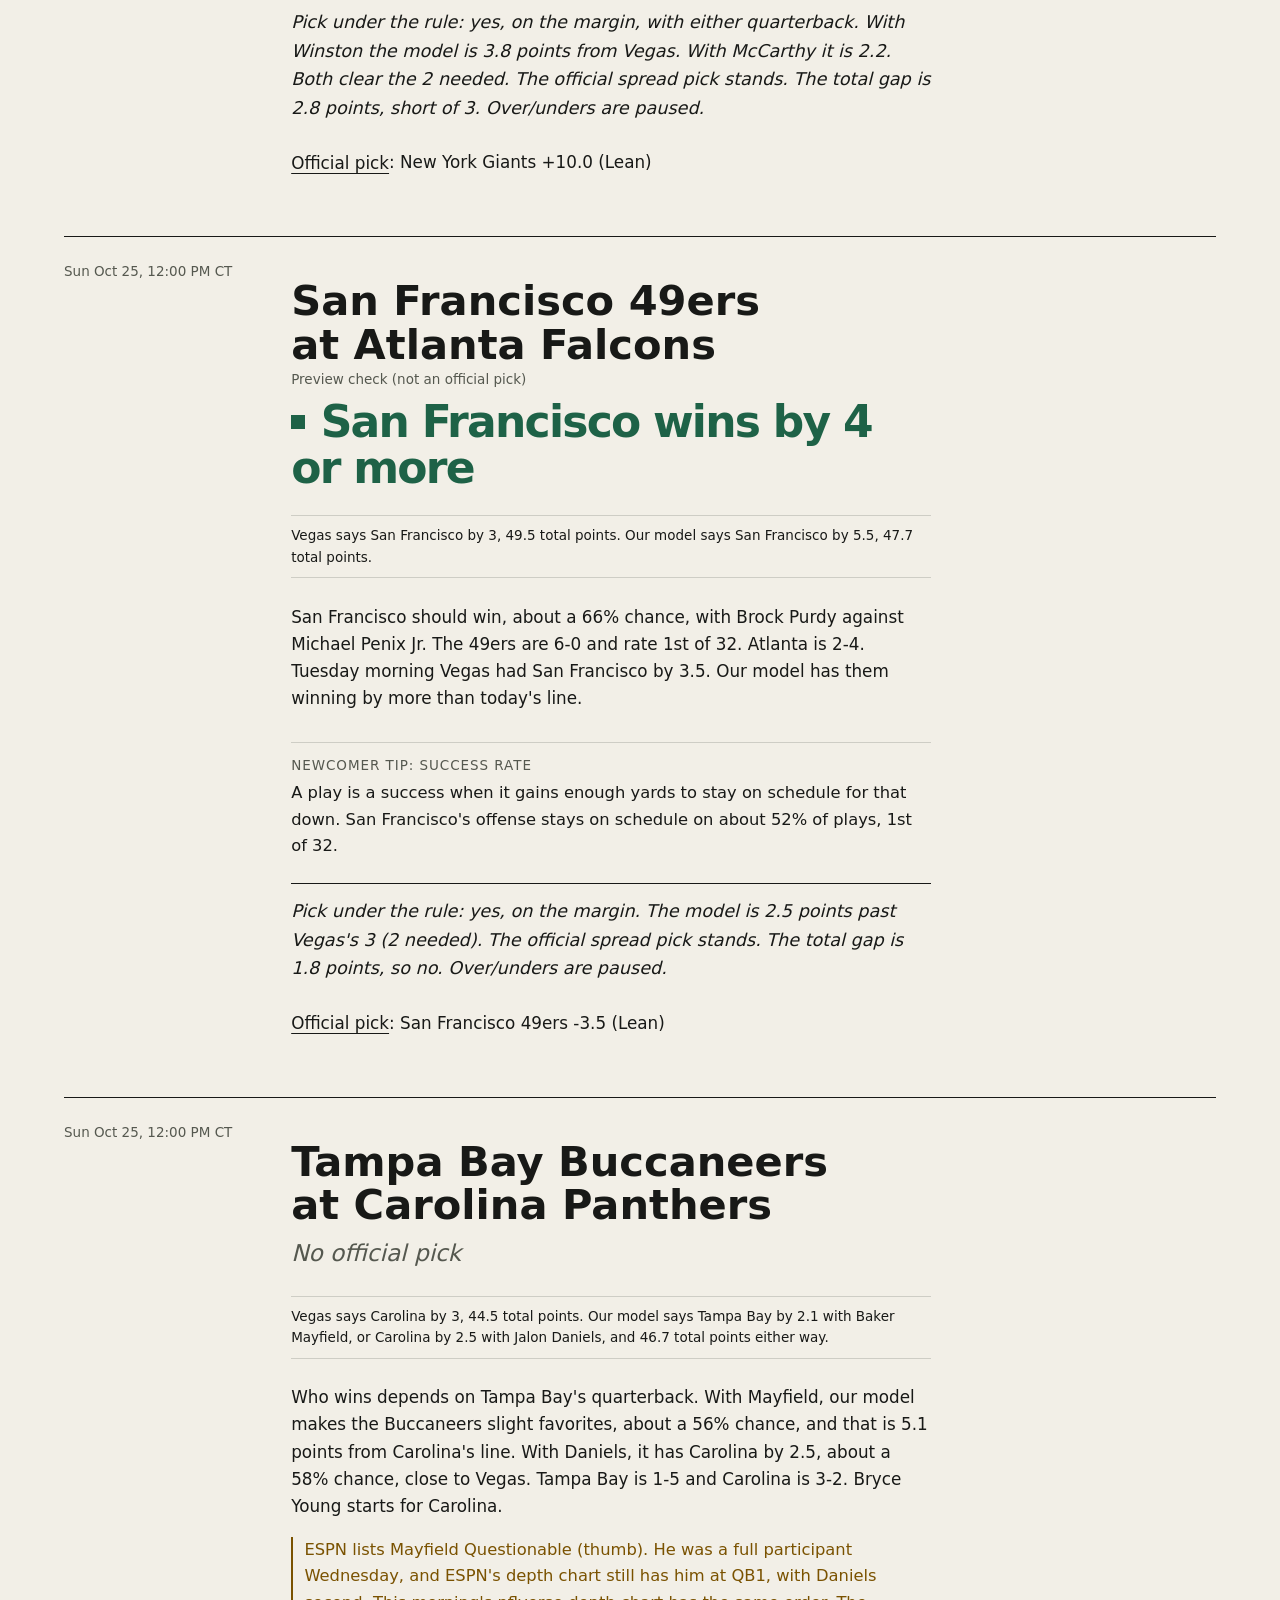
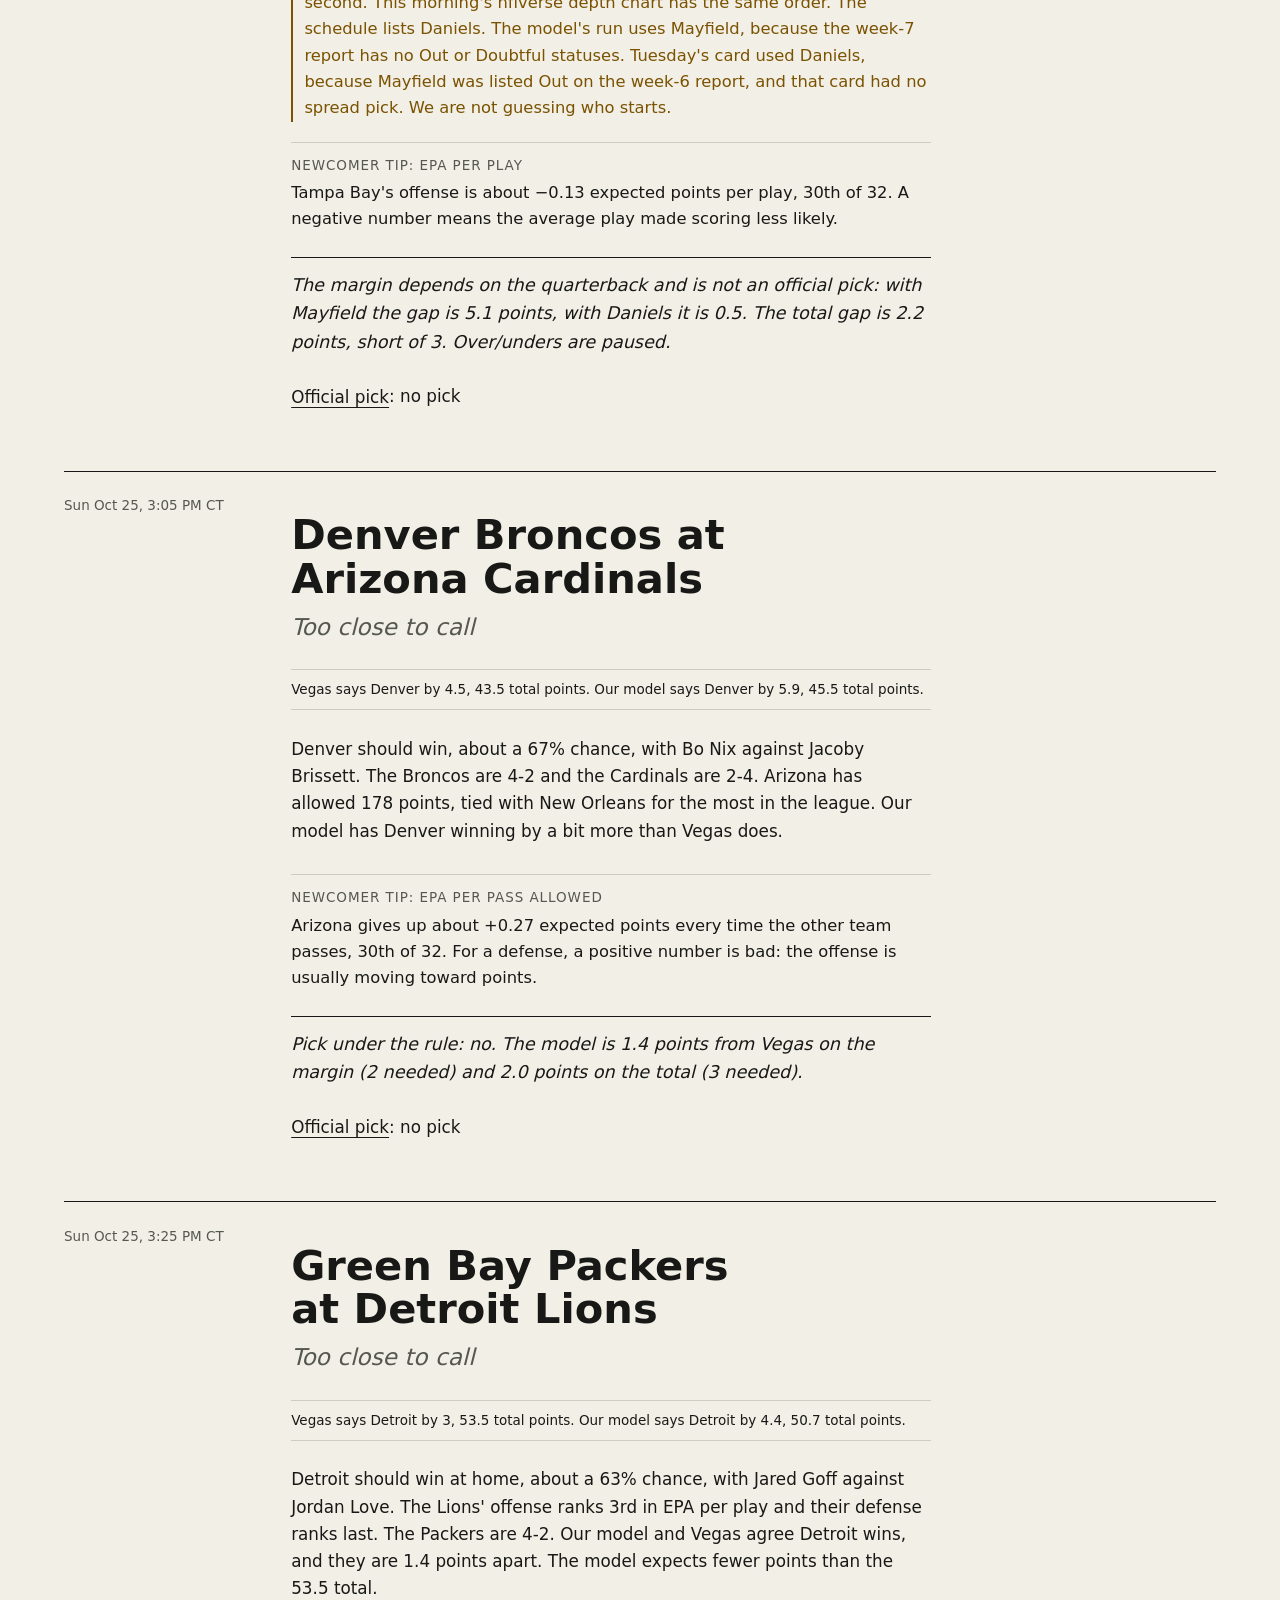
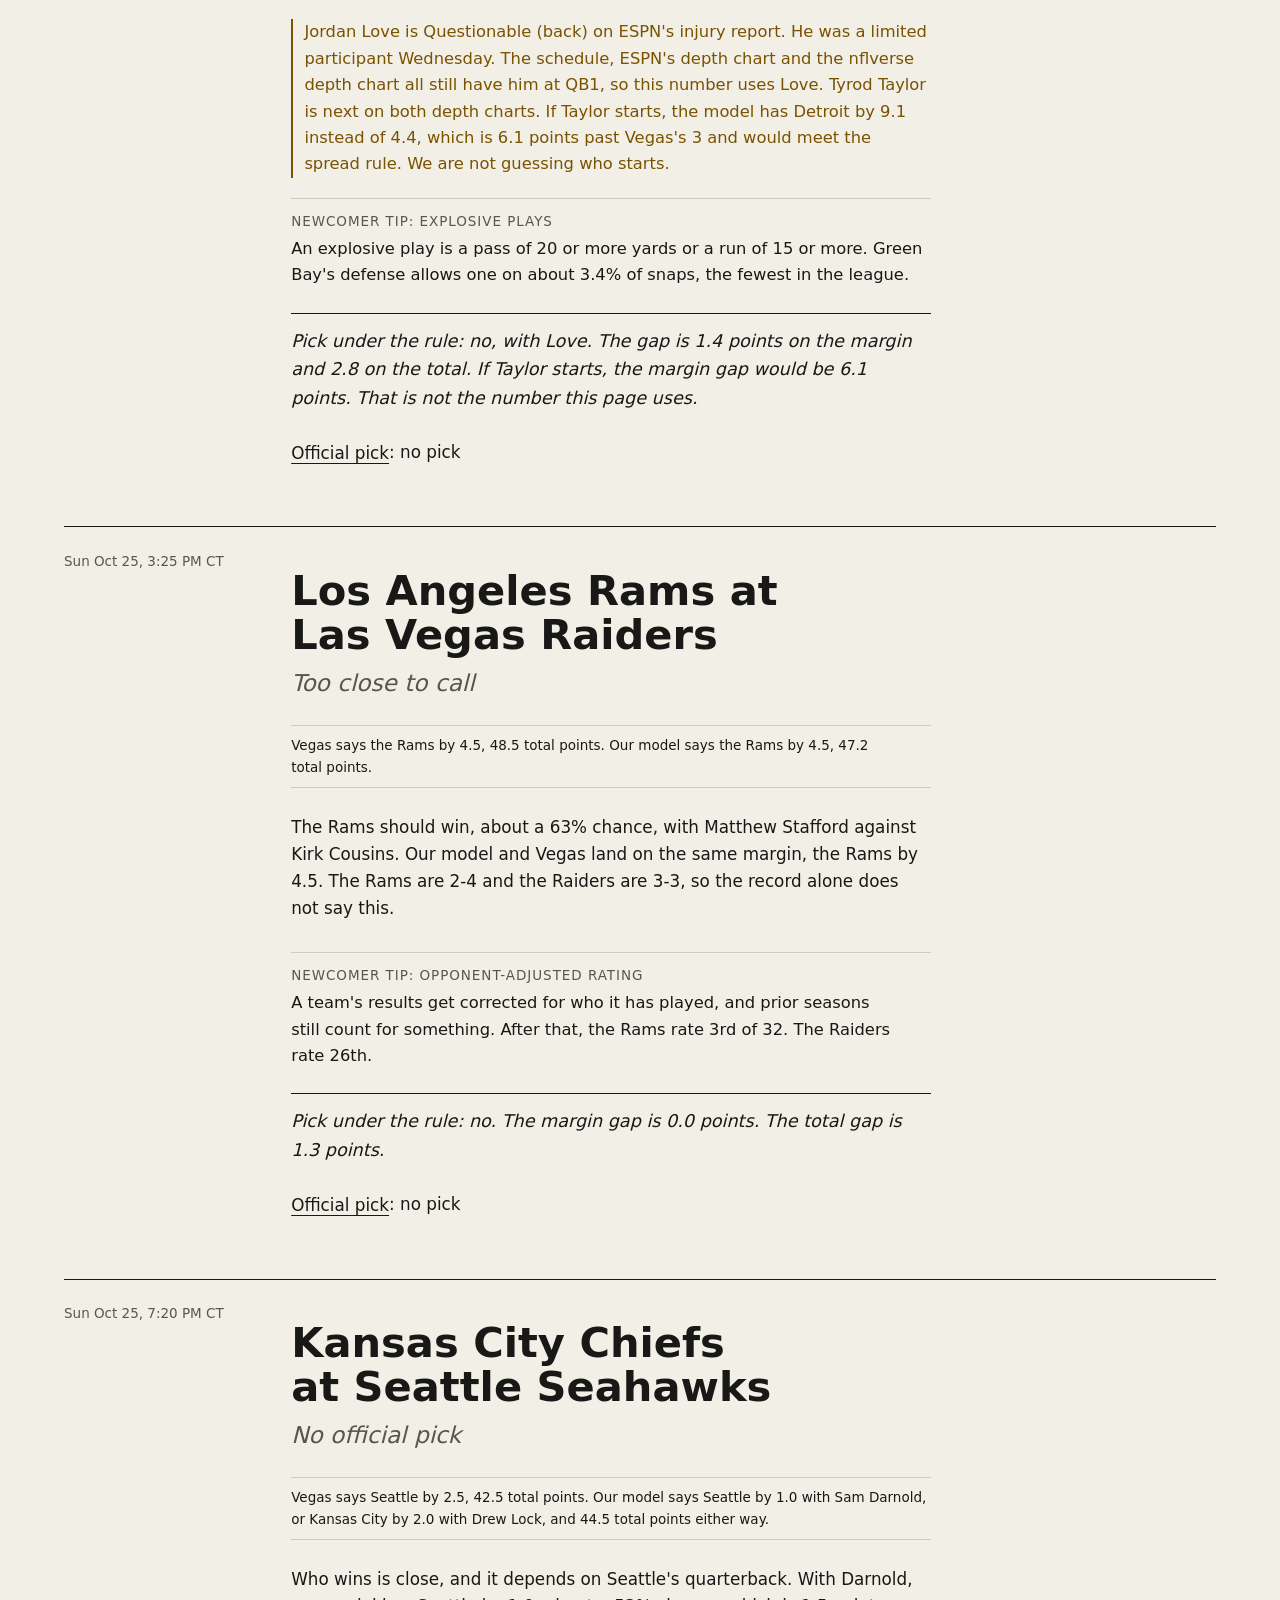
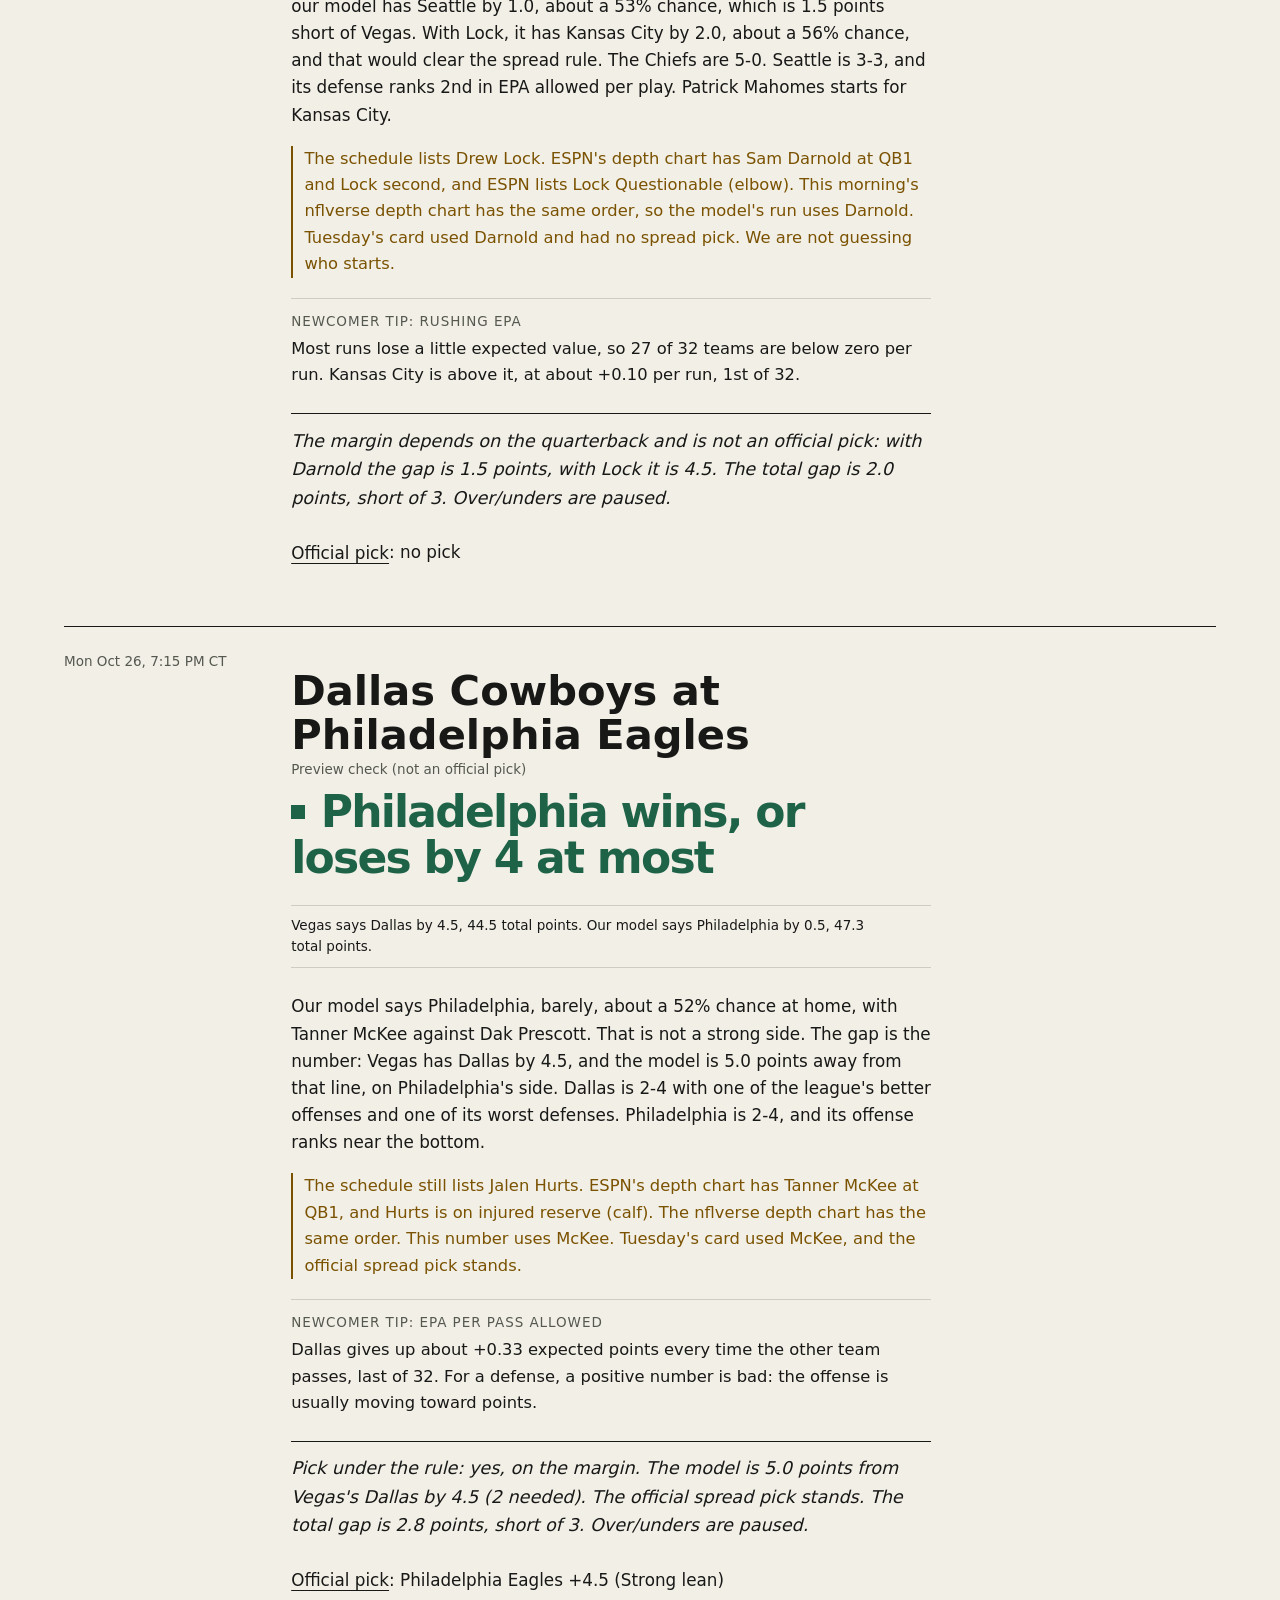
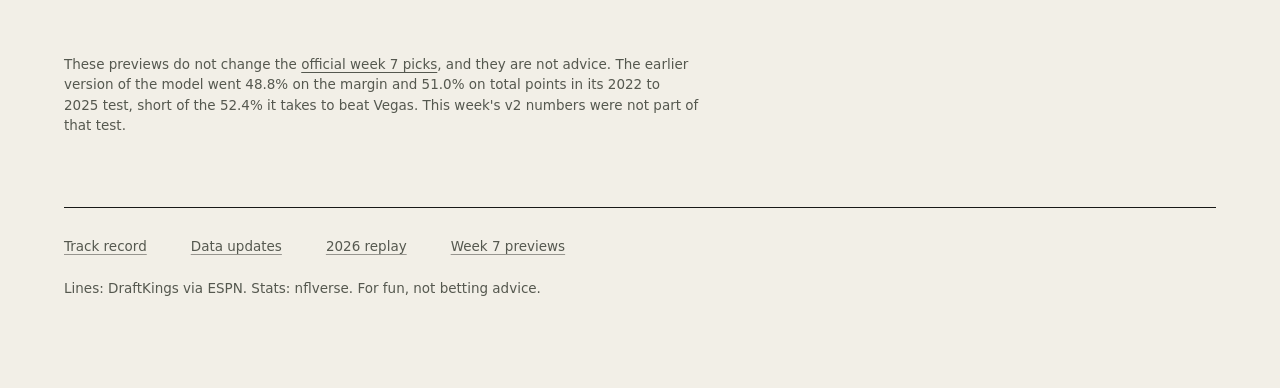
<file: public/previews/week7.html>
<!DOCTYPE html>
<html lang="en">
<head>
  <meta charset="utf-8">
  <meta name="viewport" content="width=device-width, initial-scale=1">
  <meta name="theme-color" content="#f2efe7" media="(prefers-color-scheme: light)">
  <meta name="theme-color" content="#181917" media="(prefers-color-scheme: dark)">
  <link rel="icon" href="data:image/svg+xml,<svg xmlns='http://www.w3.org/2000/svg' viewBox='0 0 16 16'><rect width='16' height='16' fill='%23181917'/><path d='M5 12.5 11 3.5' stroke='%23f2efe7' stroke-width='2'/></svg>">
  <title>NFL Lab: week 7 previews</title>
  <link rel="stylesheet" href="../assets/site.css">
  <style>
    .game .note { font-size: 1.02rem; max-width: var(--measure); }
  </style>
</head>
<body data-week="7" data-season="2026">
  <a class="skip" href="#main">Skip to content</a>
  <div class="wrap">
    <header class="top">
      <a class="mark" href="../index.html">NFL<span>/</span>LAB</a>
      <nav class="nav primary" aria-label="Primary">
        <a href="../index.html">This week</a>
        <a href="../recaps/week5.html">Last week</a>
        <a href="../teams.html">Teams</a>
        <a href="../model.html">How it works</a>
        <a href="../glossary.html">Glossary</a>
      </nav>
    </header>
    <main id="main" tabindex="-1">
    <p class="kicker">2026</p>
    <h1>Week 7 previews</h1>
    <p>Lines as of Wed Oct 21, 6:17 PM CT (DraftKings via ESPN). Buffalo, Jacksonville, the Chargers and Washington are off. Times are Central.</p>
    <p>These are previews, not official picks. The official pick list is the card locked Tue Oct 20, 6:24 AM CT, in <a href="https://github.com/BowmanStephen/nfl-lab/blob/main/output/live/2026-week-07.json">output/live/2026-week-07.json</a>, not this page. A game marked as a preview check meets the locked rule on today&#x27;s line: our model is 2 or more points from Vegas on the margin, or 3 or more on the total.</p>
    <p>The 6 week-6 over/under picks were voided Oct 15, and over/unders are paused. A replay of weeks 1-4 with the corrected totals formula went 6-18. The original frozen-model record remains 10-19; the replay does not replace it. The spread picks stand. A total that clears 3 points is a preview check, not a pick.</p>
    <p>The earlier version of the model did not beat the market in its 2022 to 2025 test: 48.8% on the margin and 51.0% on totals, short of the 52.4% break-even. The v2 model used here was not part of that test, so it has no proven record yet.</p>

    <article class="game" id="ne-chi">
      <p class="kicker">Thu Oct 22, 7:15 PM CT</p>
      <h2>New England Patriots at Chicago Bears</h2>
      <p class="label">Preview check (not an official pick)</p>
      <p class="pick">Fewer than 50.5 points</p>
      <p class="market">Vegas says Chicago by 3, 50.5 total points. Our model says Chicago by 2.8, 44.5 total points.</p>
      <p>Chicago should win a close game at home, about a 58% chance, with Caleb Williams against Drake Maye. Both teams are 4-2, and our model and Vegas are 0.2 points apart on the margin. Where they split is the score. The model expects 44.5 total points, and Vegas has 50.5.</p>
      <p class="lesson"><span>Newcomer tip: the total</span> The total is Vegas&#x27;s guess at both teams&#x27; points added together. At 50.5, Vegas expects more scoring than our model does. The model is 6.0 points lower. Over/unders are paused, so that gap is a preview check, not a pick.</p>
      <p class="model-line">Over/unders are paused, so this is a preview check, not a pick. The model is 6.0 points below the 50.5 total (3 needed). On the margin the gap is 0.2 points.</p>
      <p class="more official-pick" data-game="2026_07_NE_CHI"><a href="../index.html#b-2026_07_NE_CHI">Official pick</a>: <span class="official-line"></span></p>
    </article>

    <article class="game" id="pit-no">
      <p class="kicker">Sun Oct 25, 8:30 AM CT</p>
      <h2>Pittsburgh Steelers at New Orleans Saints</h2>
      <p class="quiet-pick">Too close to call</p>
      <p class="market">Vegas says Pittsburgh by 3.5, 44.5 total points. Our model says Pittsburgh by 4.4, 46.8 total points.</p>
      <p>Pittsburgh should win, about a 63% chance, with Aaron Rodgers against Tyler Shough. The Steelers are 4-2 and the Saints are 2-4. Our model and Vegas agree on the winner. The margin gap is under a point.</p>
      <p class="lesson"><span>Newcomer tip: success rate allowed</span> A play is a success when it gains enough yards to stay on schedule for that down. Opponents have succeeded on about 49.5% of plays against the Saints, 32nd of 32. For a defense, lower is better.</p>
      <p class="model-line">Pick under the rule: no. The model is 0.9 points from Vegas on the margin (2 needed) and 2.3 points on the total (3 needed).</p>
      <p class="more official-pick" data-game="2026_07_PIT_NO"><a href="../index.html#b-2026_07_PIT_NO">Official pick</a>: <span class="official-line"></span></p>
    </article>

    <article class="game" id="cin-bal">
      <p class="kicker">Sun Oct 25, 12:00 PM CT</p>
      <h2>Cincinnati Bengals at Baltimore Ravens</h2>
      <p class="label">Preview check (not an official pick)</p>
      <p class="pick">Baltimore wins, or loses by 1 at most</p>
      <p class="market">Vegas says Cincinnati by 1.5, 48.5 total points. Our model says Baltimore by 8.0 with Lamar Jackson, or Baltimore by 2.7 with Tyler Huntley, and 48.7 total points either way.</p>
      <p>Baltimore should win. With Jackson, our model gives the Ravens about a 73% chance and has them winning by 8. With Huntley, it is about a 58% chance and Baltimore by 2.7. Vegas has moved the other way: Tuesday morning it had Baltimore by 3, and now it has Cincinnati by 1.5. Joe Burrow starts for Cincinnati. Baltimore is 4-2 and Cincinnati is 3-2.</p>
      <p class="note">The schedule still lists Tyler Huntley. ESPN&#x27;s depth chart has Lamar Jackson at QB1, and ESPN lists him Questionable (ankle); he was a limited participant Wednesday. This morning&#x27;s nflverse depth chart also has Jackson first. The nflverse week-7 report has no Out or Doubtful statuses, so the model&#x27;s run uses Jackson. Tuesday&#x27;s card used Huntley, because Jackson was listed Out on the week-6 report, and that card had no spread pick. We are not guessing who starts.</p>
      <p class="lesson"><span>Newcomer tip: early-down EPA</span> EPA, expected points added, measures how much a play changed a team&#x27;s chances of scoring. First and second down set up everything else. Baltimore gains about +0.14 expected points per early-down play, 5th in the league. Cincinnati is at about +0.01, 13th.</p>
      <p class="model-line">The margin check is a preview, not an official pick, with either quarterback. With Jackson the model is 9.5 points from Wednesday&#x27;s line. With Huntley it is 4.2. Both clear the 2 needed. Tuesday&#x27;s official card has no spread pick. Over/unders are paused. The total gap is 0.2 points.</p>
      <p class="more official-pick" data-game="2026_07_CIN_BAL"><a href="../index.html#b-2026_07_CIN_BAL">Official pick</a>: <span class="official-line"></span></p>
    </article>

    <article class="game" id="cle-ten">
      <p class="kicker">Sun Oct 25, 12:00 PM CT</p>
      <h2>Cleveland Browns at Tennessee Titans</h2>
      <p class="quiet-pick">Too close to call</p>
      <p class="market">Vegas says Cleveland by 1.5, 37.5 total points. Our model says Cleveland by 2.2, 39.3 total points.</p>
      <p>Cleveland should win a low-scoring game, about a 57% chance, with Deshaun Watson against Cam Ward. The Browns are 4-2 and have scored 106 points. The Titans are 1-5, have scored 84, and rate last of 32. Our model and Vegas are under a point apart.</p>
      <p class="lesson"><span>Newcomer tip: EPA per play</span> Tennessee&#x27;s offense is about −0.13 expected points per play, 31st of 32. A negative number means the average play made scoring less likely. That is a big part of a 37.5 total, the lowest of the week.</p>
      <p class="model-line">Pick under the rule: no. The model is 0.7 points from Vegas on the margin (2 needed) and 1.8 points on the total (3 needed).</p>
      <p class="more official-pick" data-game="2026_07_CLE_TEN"><a href="../index.html#b-2026_07_CLE_TEN">Official pick</a>: <span class="official-line"></span></p>
    </article>

    <article class="game" id="ind-min">
      <p class="kicker">Sun Oct 25, 12:00 PM CT</p>
      <h2>Indianapolis Colts at Minnesota Vikings</h2>
      <p class="quiet-pick">Too close to call</p>
      <p class="market">Vegas says Minnesota by 6.5, 41.5 total points. Our model says Minnesota by 8.2, 43.1 total points.</p>
      <p>Minnesota should win at home, about a 73% chance, with Kyler Murray against Daniel Jones. The Vikings are 5-0 and have allowed 64 points in five games, the fewest in the league. Indianapolis is 2-4. Our model has Minnesota winning by more than Vegas does, and the gap is under 2 points.</p>
      <p class="lesson"><span>Newcomer tip: success rate allowed</span> Minnesota&#x27;s defense lets opponents succeed on about 32% of plays, the lowest in the league. For a defense, lower is better.</p>
      <p class="model-line">Pick under the rule: no. The model is 1.7 points from Vegas on the margin (2 needed) and 1.6 points on the total (3 needed).</p>
      <p class="more official-pick" data-game="2026_07_IND_MIN"><a href="../index.html#b-2026_07_IND_MIN">Official pick</a>: <span class="official-line"></span></p>
    </article>

    <article class="game" id="mia-nyj">
      <p class="kicker">Sun Oct 25, 12:00 PM CT</p>
      <h2>Miami Dolphins at New York Jets</h2>
      <p class="quiet-pick">Too close to call</p>
      <p class="market">Vegas says the Jets by 4.5, 39.5 total points. Our model says the Jets by 2.5, 42.1 total points.</p>
      <p>The Jets should win, about a 58% chance, with Geno Smith against Malik Willis. Miami is 0-5 and has scored 70 points in five games, the fewest in the league. Our model agrees with Vegas on the winner and is just short of the 2 points that would make it a spread pick.</p>
      <p class="lesson"><span>Newcomer tip: pass rate over expected</span> Given the down, distance and score, a typical team passes a certain share of the time. Miami passes about 11.5 percentage points less than that, last of 32.</p>
      <p class="model-line">Pick under the rule: no. The margin gap is 1.98 points, just short of 2. The total gap is 2.6 points, short of 3.</p>
      <p class="more official-pick" data-game="2026_07_MIA_NYJ"><a href="../index.html#b-2026_07_MIA_NYJ">Official pick</a>: <span class="official-line"></span></p>
    </article>

    <article class="game" id="nyg-hou">
      <p class="kicker">Sun Oct 25, 12:00 PM CT</p>
      <h2>New York Giants at Houston Texans</h2>
      <p class="label">Preview check (not an official pick)</p>
      <p class="pick">The Giants win, or lose by 10 at most</p>
      <p class="market">Vegas says Houston by 10.5, 42.5 total points. Our model says Houston by 6.7 with Jameis Winston, or Houston by 8.3 with J.J. McCarthy, and 45.3 total points either way.</p>
      <p>Houston should win. With Winston, our model gives the Texans about a 69% chance and has them winning by 6.7. With McCarthy, it is about a 74% chance and Houston by 8.3. Vegas has Houston by 10.5, so the Giants&#x27; side is the one past the line either way. The Giants are 3-2-1 and Houston is 2-4. C.J. Stroud starts for Houston.</p>
      <p class="note">The model&#x27;s run uses Jameis Winston, because this morning&#x27;s nflverse depth chart still had him at QB1 and the week-7 report has no Out or Doubtful statuses. The schedule now lists J.J. McCarthy. ESPN&#x27;s depth chart this evening has McCarthy at QB1 and Winston second, and ESPN reports that coach John Harbaugh said Wednesday that McCarthy will start. Tuesday&#x27;s locked card also used Winston, at Houston by 10, and that spread pick stands. We are not guessing who starts.</p>
      <p class="lesson"><span>Newcomer tip: opponent-adjusted rating</span> A team&#x27;s raw stats get corrected for who it has played, so beating weak teams counts for less. After that correction, Houston sits 14th of 32 and the Giants 31st. The 3-2-1 record makes the Giants look stronger than that rating.</p>
      <p class="model-line">Pick under the rule: yes, on the margin, with either quarterback. With Winston the model is 3.8 points from Vegas. With McCarthy it is 2.2. Both clear the 2 needed. The official spread pick stands. The total gap is 2.8 points, short of 3. Over/unders are paused.</p>
      <p class="more official-pick" data-game="2026_07_NYG_HOU"><a href="../index.html#b-2026_07_NYG_HOU">Official pick</a>: <span class="official-line"></span></p>
    </article>

    <article class="game" id="sf-atl">
      <p class="kicker">Sun Oct 25, 12:00 PM CT</p>
      <h2>San Francisco 49ers at Atlanta Falcons</h2>
      <p class="label">Preview check (not an official pick)</p>
      <p class="pick">San Francisco wins by 4 or more</p>
      <p class="market">Vegas says San Francisco by 3, 49.5 total points. Our model says San Francisco by 5.5, 47.7 total points.</p>
      <p>San Francisco should win, about a 66% chance, with Brock Purdy against Michael Penix Jr. The 49ers are 6-0 and rate 1st of 32. Atlanta is 2-4. Tuesday morning Vegas had San Francisco by 3.5. Our model has them winning by more than today&#x27;s line.</p>
      <p class="lesson"><span>Newcomer tip: success rate</span> A play is a success when it gains enough yards to stay on schedule for that down. San Francisco&#x27;s offense stays on schedule on about 52% of plays, 1st of 32.</p>
      <p class="model-line">Pick under the rule: yes, on the margin. The model is 2.5 points past Vegas&#x27;s 3 (2 needed). The official spread pick stands. The total gap is 1.8 points, so no. Over/unders are paused.</p>
      <p class="more official-pick" data-game="2026_07_SF_ATL"><a href="../index.html#b-2026_07_SF_ATL">Official pick</a>: <span class="official-line"></span></p>
    </article>

    <article class="game" id="tb-car">
      <p class="kicker">Sun Oct 25, 12:00 PM CT</p>
      <h2>Tampa Bay Buccaneers at Carolina Panthers</h2>
      <p class="quiet-pick">No official pick</p>
      <p class="market">Vegas says Carolina by 3, 44.5 total points. Our model says Tampa Bay by 2.1 with Baker Mayfield, or Carolina by 2.5 with Jalon Daniels, and 46.7 total points either way.</p>
      <p>Who wins depends on Tampa Bay&#x27;s quarterback. With Mayfield, our model makes the Buccaneers slight favorites, about a 56% chance, and that is 5.1 points from Carolina&#x27;s line. With Daniels, it has Carolina by 2.5, about a 58% chance, close to Vegas. Tampa Bay is 1-5 and Carolina is 3-2. Bryce Young starts for Carolina.</p>
      <p class="note">ESPN lists Mayfield Questionable (thumb). He was a full participant Wednesday, and ESPN&#x27;s depth chart still has him at QB1, with Daniels second. This morning&#x27;s nflverse depth chart has the same order. The schedule lists Daniels. The model&#x27;s run uses Mayfield, because the week-7 report has no Out or Doubtful statuses. Tuesday&#x27;s card used Daniels, because Mayfield was listed Out on the week-6 report, and that card had no spread pick. We are not guessing who starts.</p>
      <p class="lesson"><span>Newcomer tip: EPA per play</span> Tampa Bay&#x27;s offense is about −0.13 expected points per play, 30th of 32. A negative number means the average play made scoring less likely.</p>
      <p class="model-line">The margin depends on the quarterback and is not an official pick: with Mayfield the gap is 5.1 points, with Daniels it is 0.5. The total gap is 2.2 points, short of 3. Over/unders are paused.</p>
      <p class="more official-pick" data-game="2026_07_TB_CAR"><a href="../index.html#b-2026_07_TB_CAR">Official pick</a>: <span class="official-line"></span></p>
    </article>

    <article class="game" id="den-ari">
      <p class="kicker">Sun Oct 25, 3:05 PM CT</p>
      <h2>Denver Broncos at Arizona Cardinals</h2>
      <p class="quiet-pick">Too close to call</p>
      <p class="market">Vegas says Denver by 4.5, 43.5 total points. Our model says Denver by 5.9, 45.5 total points.</p>
      <p>Denver should win, about a 67% chance, with Bo Nix against Jacoby Brissett. The Broncos are 4-2 and the Cardinals are 2-4. Arizona has allowed 178 points, tied with New Orleans for the most in the league. Our model has Denver winning by a bit more than Vegas does.</p>
      <p class="lesson"><span>Newcomer tip: EPA per pass allowed</span> Arizona gives up about +0.27 expected points every time the other team passes, 30th of 32. For a defense, a positive number is bad: the offense is usually moving toward points.</p>
      <p class="model-line">Pick under the rule: no. The model is 1.4 points from Vegas on the margin (2 needed) and 2.0 points on the total (3 needed).</p>
      <p class="more official-pick" data-game="2026_07_DEN_ARI"><a href="../index.html#b-2026_07_DEN_ARI">Official pick</a>: <span class="official-line"></span></p>
    </article>

    <article class="game" id="gb-det">
      <p class="kicker">Sun Oct 25, 3:25 PM CT</p>
      <h2>Green Bay Packers at Detroit Lions</h2>
      <p class="quiet-pick">Too close to call</p>
      <p class="market">Vegas says Detroit by 3, 53.5 total points. Our model says Detroit by 4.4, 50.7 total points.</p>
      <p>Detroit should win at home, about a 63% chance, with Jared Goff against Jordan Love. The Lions&#x27; offense ranks 3rd in EPA per play and their defense ranks last. The Packers are 4-2. Our model and Vegas agree Detroit wins, and they are 1.4 points apart. The model expects fewer points than the 53.5 total.</p>
      <p class="note">Jordan Love is Questionable (back) on ESPN&#x27;s injury report. He was a limited participant Wednesday. The schedule, ESPN&#x27;s depth chart and the nflverse depth chart all still have him at QB1, so this number uses Love. Tyrod Taylor is next on both depth charts. If Taylor starts, the model has Detroit by 9.1 instead of 4.4, which is 6.1 points past Vegas&#x27;s 3 and would meet the spread rule. We are not guessing who starts.</p>
      <p class="lesson"><span>Newcomer tip: explosive plays</span> An explosive play is a pass of 20 or more yards or a run of 15 or more. Green Bay&#x27;s defense allows one on about 3.4% of snaps, the fewest in the league.</p>
      <p class="model-line">Pick under the rule: no, with Love. The gap is 1.4 points on the margin and 2.8 on the total. If Taylor starts, the margin gap would be 6.1 points. That is not the number this page uses.</p>
      <p class="more official-pick" data-game="2026_07_GB_DET"><a href="../index.html#b-2026_07_GB_DET">Official pick</a>: <span class="official-line"></span></p>
    </article>

    <article class="game" id="la-lv">
      <p class="kicker">Sun Oct 25, 3:25 PM CT</p>
      <h2>Los Angeles Rams at Las Vegas Raiders</h2>
      <p class="quiet-pick">Too close to call</p>
      <p class="market">Vegas says the Rams by 4.5, 48.5 total points. Our model says the Rams by 4.5, 47.2 total points.</p>
      <p>The Rams should win, about a 63% chance, with Matthew Stafford against Kirk Cousins. Our model and Vegas land on the same margin, the Rams by 4.5. The Rams are 2-4 and the Raiders are 3-3, so the record alone does not say this.</p>
      <p class="lesson"><span>Newcomer tip: opponent-adjusted rating</span> A team&#x27;s results get corrected for who it has played, and prior seasons still count for something. After that, the Rams rate 3rd of 32. The Raiders rate 26th.</p>
      <p class="model-line">Pick under the rule: no. The margin gap is 0.0 points. The total gap is 1.3 points.</p>
      <p class="more official-pick" data-game="2026_07_LA_LV"><a href="../index.html#b-2026_07_LA_LV">Official pick</a>: <span class="official-line"></span></p>
    </article>

    <article class="game" id="kc-sea">
      <p class="kicker">Sun Oct 25, 7:20 PM CT</p>
      <h2>Kansas City Chiefs at Seattle Seahawks</h2>
      <p class="quiet-pick">No official pick</p>
      <p class="market">Vegas says Seattle by 2.5, 42.5 total points. Our model says Seattle by 1.0 with Sam Darnold, or Kansas City by 2.0 with Drew Lock, and 44.5 total points either way.</p>
      <p>Who wins is close, and it depends on Seattle&#x27;s quarterback. With Darnold, our model has Seattle by 1.0, about a 53% chance, which is 1.5 points short of Vegas. With Lock, it has Kansas City by 2.0, about a 56% chance, and that would clear the spread rule. The Chiefs are 5-0. Seattle is 3-3, and its defense ranks 2nd in EPA allowed per play. Patrick Mahomes starts for Kansas City.</p>
      <p class="note">The schedule lists Drew Lock. ESPN&#x27;s depth chart has Sam Darnold at QB1 and Lock second, and ESPN lists Lock Questionable (elbow). This morning&#x27;s nflverse depth chart has the same order, so the model&#x27;s run uses Darnold. Tuesday&#x27;s card used Darnold and had no spread pick. We are not guessing who starts.</p>
      <p class="lesson"><span>Newcomer tip: rushing EPA</span> Most runs lose a little expected value, so 27 of 32 teams are below zero per run. Kansas City is above it, at about +0.10 per run, 1st of 32.</p>
      <p class="model-line">The margin depends on the quarterback and is not an official pick: with Darnold the gap is 1.5 points, with Lock it is 4.5. The total gap is 2.0 points, short of 3. Over/unders are paused.</p>
      <p class="more official-pick" data-game="2026_07_KC_SEA"><a href="../index.html#b-2026_07_KC_SEA">Official pick</a>: <span class="official-line"></span></p>
    </article>

    <article class="game" id="dal-phi">
      <p class="kicker">Mon Oct 26, 7:15 PM CT</p>
      <h2>Dallas Cowboys at Philadelphia Eagles</h2>
      <p class="label">Preview check (not an official pick)</p>
      <p class="pick">Philadelphia wins, or loses by 4 at most</p>
      <p class="market">Vegas says Dallas by 4.5, 44.5 total points. Our model says Philadelphia by 0.5, 47.3 total points.</p>
      <p>Our model says Philadelphia, barely, about a 52% chance at home, with Tanner McKee against Dak Prescott. That is not a strong side. The gap is the number: Vegas has Dallas by 4.5, and the model is 5.0 points away from that line, on Philadelphia&#x27;s side. Dallas is 2-4 with one of the league&#x27;s better offenses and one of its worst defenses. Philadelphia is 2-4, and its offense ranks near the bottom.</p>
      <p class="note">The schedule still lists Jalen Hurts. ESPN&#x27;s depth chart has Tanner McKee at QB1, and Hurts is on injured reserve (calf). The nflverse depth chart has the same order. This number uses McKee. Tuesday&#x27;s card used McKee, and the official spread pick stands.</p>
      <p class="lesson"><span>Newcomer tip: EPA per pass allowed</span> Dallas gives up about +0.33 expected points every time the other team passes, last of 32. For a defense, a positive number is bad: the offense is usually moving toward points.</p>
      <p class="model-line">Pick under the rule: yes, on the margin. The model is 5.0 points from Vegas&#x27;s Dallas by 4.5 (2 needed). The official spread pick stands. The total gap is 2.8 points, short of 3. Over/unders are paused.</p>
      <p class="more official-pick" data-game="2026_07_DAL_PHI"><a href="../index.html#b-2026_07_DAL_PHI">Official pick</a>: <span class="official-line"></span></p>
    </article>

    <p class="caption">These previews do not change the <a href="../index.html">official week 7 picks</a>, and they are not advice. The earlier version of the model went 48.8% on the margin and 51.0% on total points in its 2022 to 2025 test, short of the 52.4% it takes to beat Vegas. This week&#x27;s v2 numbers were not part of that test.</p>
    </main>
    <footer>
      <nav class="foot-nav" aria-label="More pages">
        <a href="../ledger.html">Track record</a>
        <a href="../freshness.html">Data updates</a>
        <a href="../report-card.html">2026 replay</a>
        <a href="../previews/week7.html">Week 7 previews</a>
      </nav>
      <p class="foot-line">Lines: DraftKings via ESPN. Stats: nflverse. For fun, not betting advice.</p>
    </footer>
  </div>
  <script src="../assets/site.js"></script>
</body>
</html>
</file>
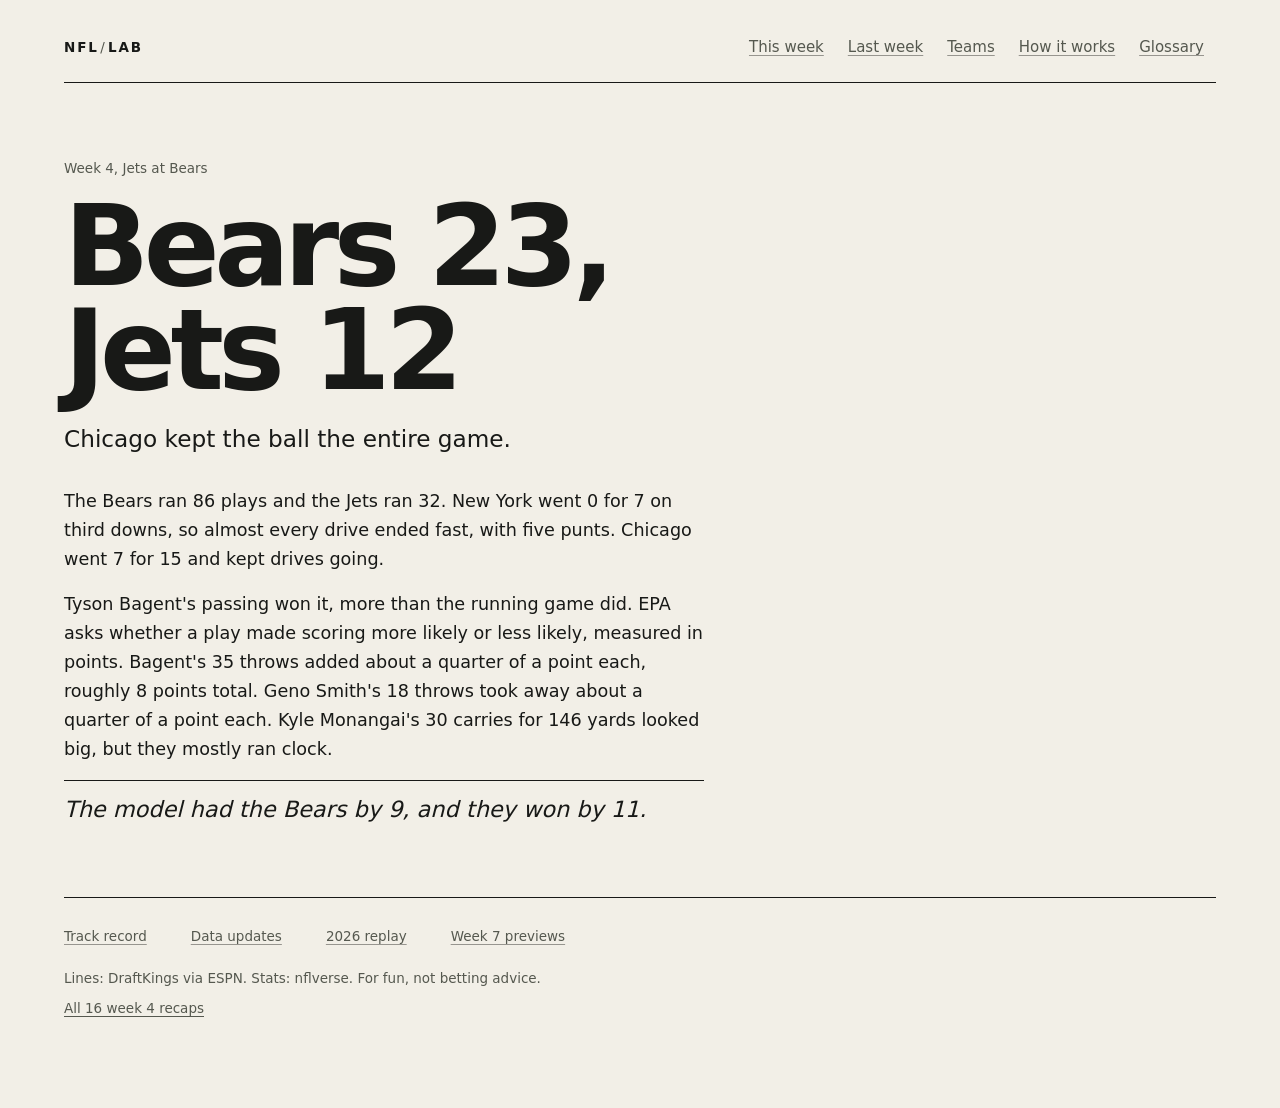
<file: public/recaps/week4-nyj-chi.html>
<!DOCTYPE html>
<html lang="en">
<head>
  <meta charset="utf-8">
  <meta name="viewport" content="width=device-width, initial-scale=1">
  <meta name="theme-color" content="#f2efe7" media="(prefers-color-scheme: light)">
  <meta name="theme-color" content="#181917" media="(prefers-color-scheme: dark)">
  <link rel="icon" href="data:image/svg+xml,<svg xmlns='http://www.w3.org/2000/svg' viewBox='0 0 16 16'><rect width='16' height='16' fill='%23181917'/><path d='M5 12.5 11 3.5' stroke='%23f2efe7' stroke-width='2'/></svg>">
  <title>NFL Lab: Bears 23, Jets 12</title>
  <link rel="stylesheet" href="../assets/site.css">
</head>
<body>
  <a class="skip" href="#main">Skip to content</a>
  <div class="wrap">
    <header class="top">
      <a class="mark" href="../index.html">NFL<span>/</span>LAB</a>
      <nav class="nav primary" aria-label="Primary">
        <a href="../index.html">This week</a>
        <a href="../recaps/week5.html">Last week</a>
        <a href="../teams.html">Teams</a>
        <a href="../model.html">How it works</a>
        <a href="../glossary.html">Glossary</a>
      </nav>
    </header>
    <main id="main" tabindex="-1">
    <p class="kicker">Week 4, Jets at Bears</p>
    <h1 class="score">Bears 23, Jets 12</h1>
    <p class="lede">Chicago kept the ball the entire game.</p>
    <div class="prose">
      <p>The Bears ran 86 plays and the Jets ran 32. New York went 0 for 7 on third downs, so almost every drive ended fast, with five punts. Chicago went 7 for 15 and kept drives going.</p>
      <p>Tyson Bagent's passing won it, more than the running game did. EPA asks whether a play made scoring more likely or less likely, measured in points. Bagent's 35 throws added about a quarter of a point each, roughly 8 points total. Geno Smith's 18 throws took away about a quarter of a point each. Kyle Monangai's 30 carries for 146 yards looked big, but they mostly ran clock.</p>
      <p class="model-line">The model had the Bears by 9, and they won by 11.</p>
    </div>
    </main>
    <footer>
      <nav class="foot-nav" aria-label="More pages">
        <a href="../ledger.html">Track record</a>
        <a href="../freshness.html">Data updates</a>
        <a href="../report-card.html">2026 replay</a>
        <a href="../previews/week7.html">Week 7 previews</a>
      </nav>
      <p class="foot-line">Lines: DraftKings via ESPN. Stats: nflverse. For fun, not betting advice.</p>
      <p><a href="week4.html">All 16 week 4 recaps</a></p>
    </footer>
  </div>
</body>
</html>
</file>
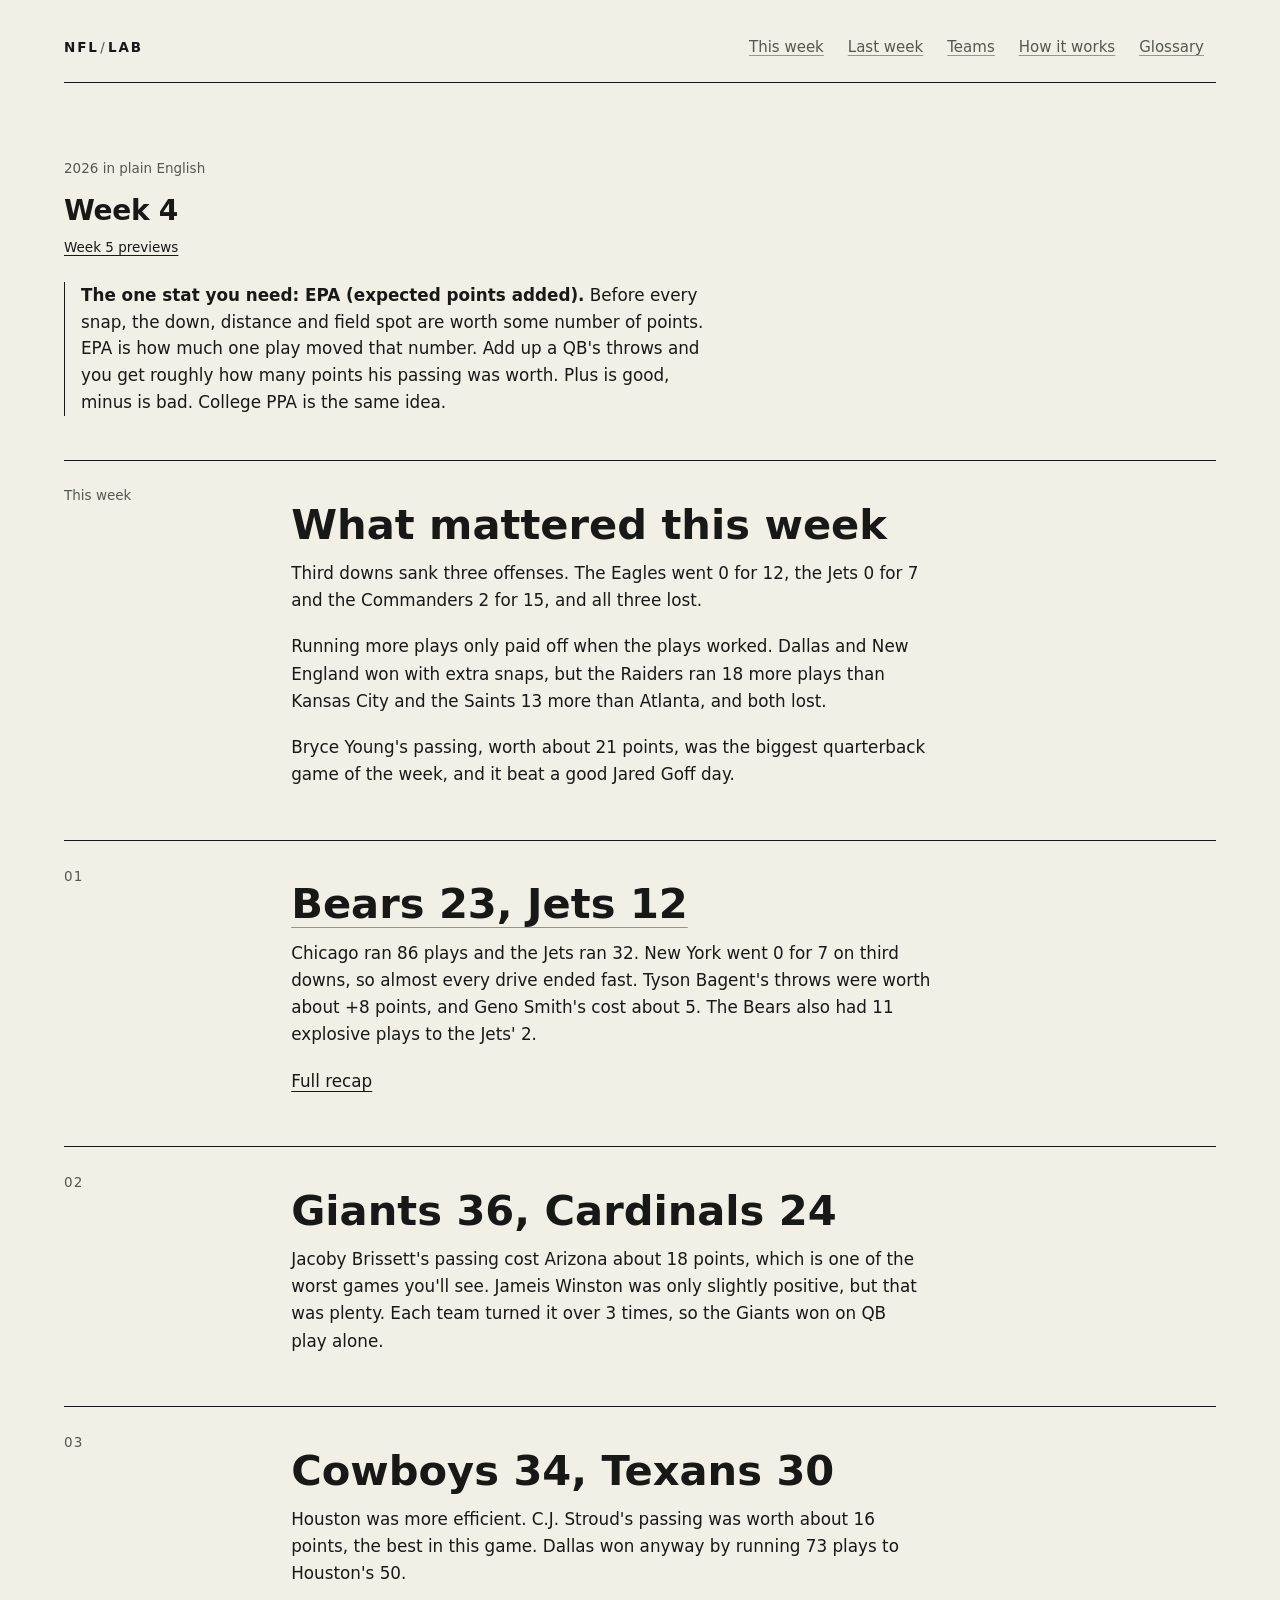
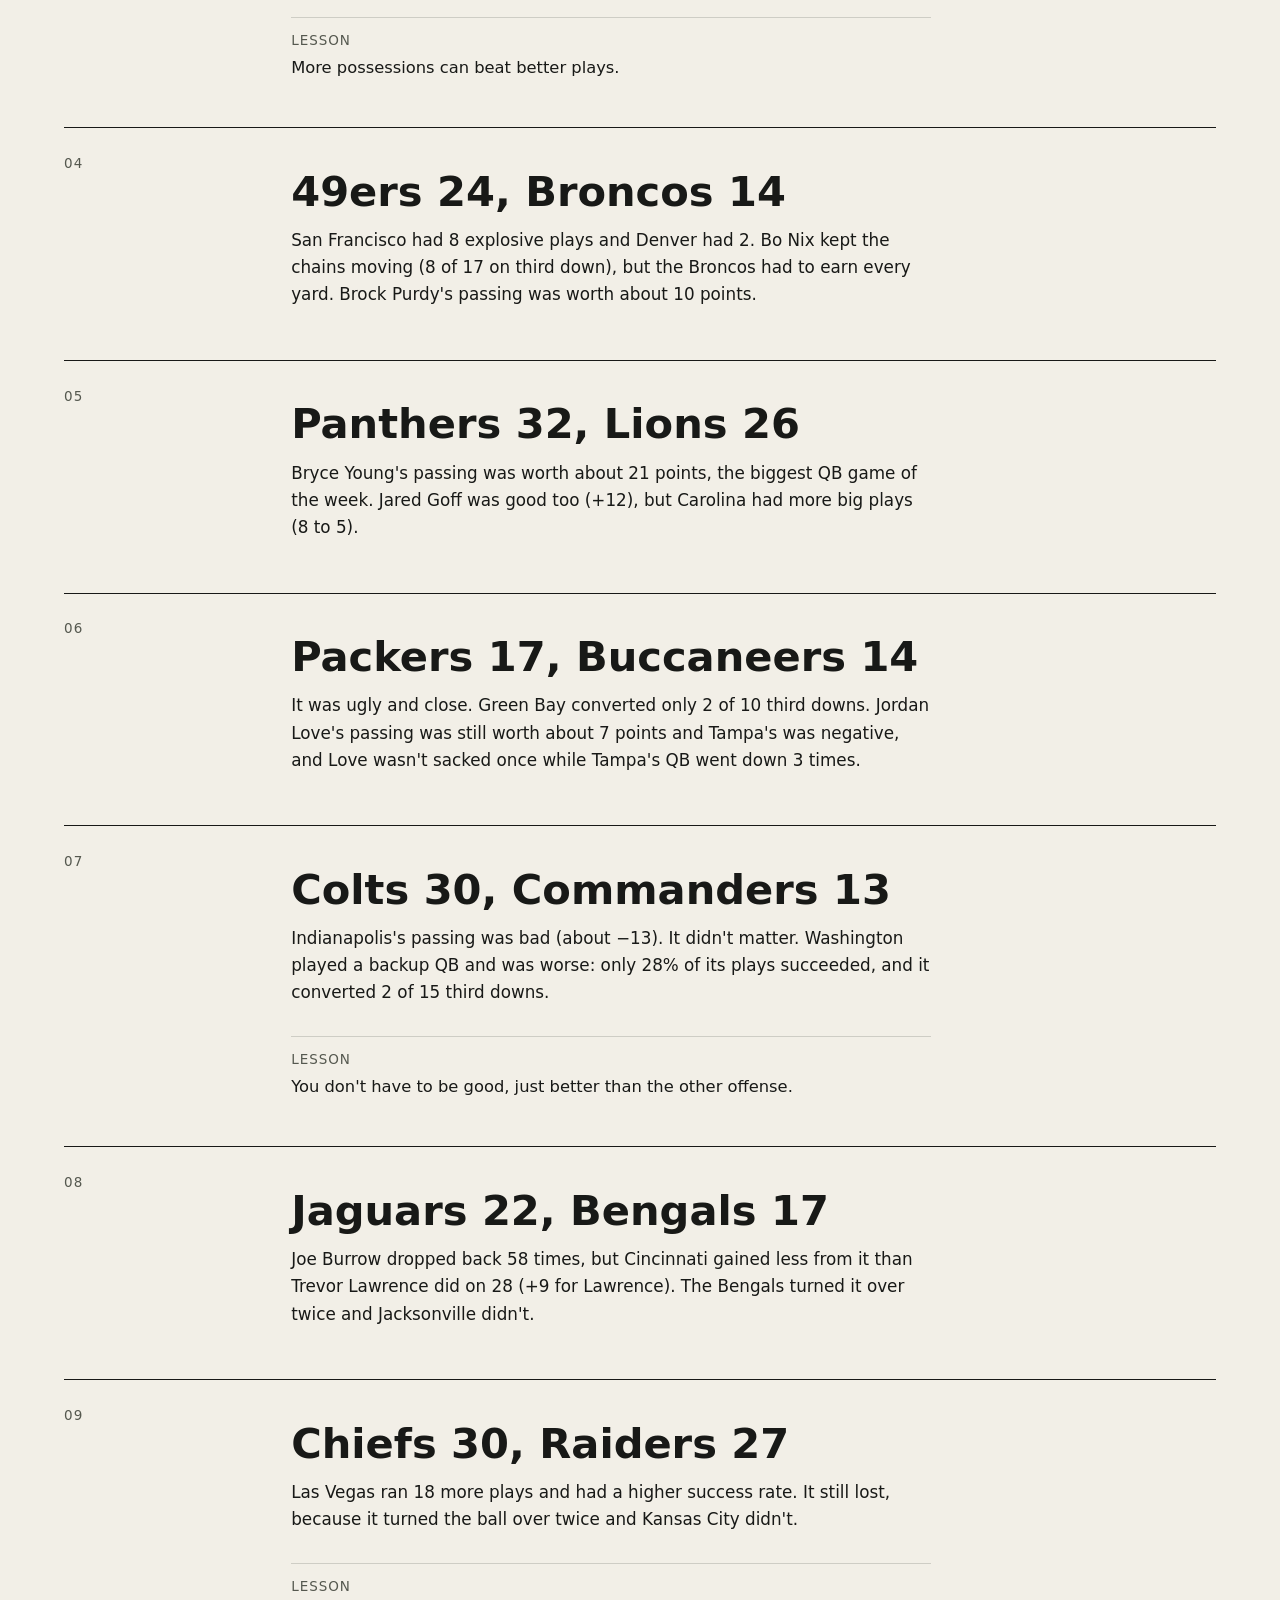
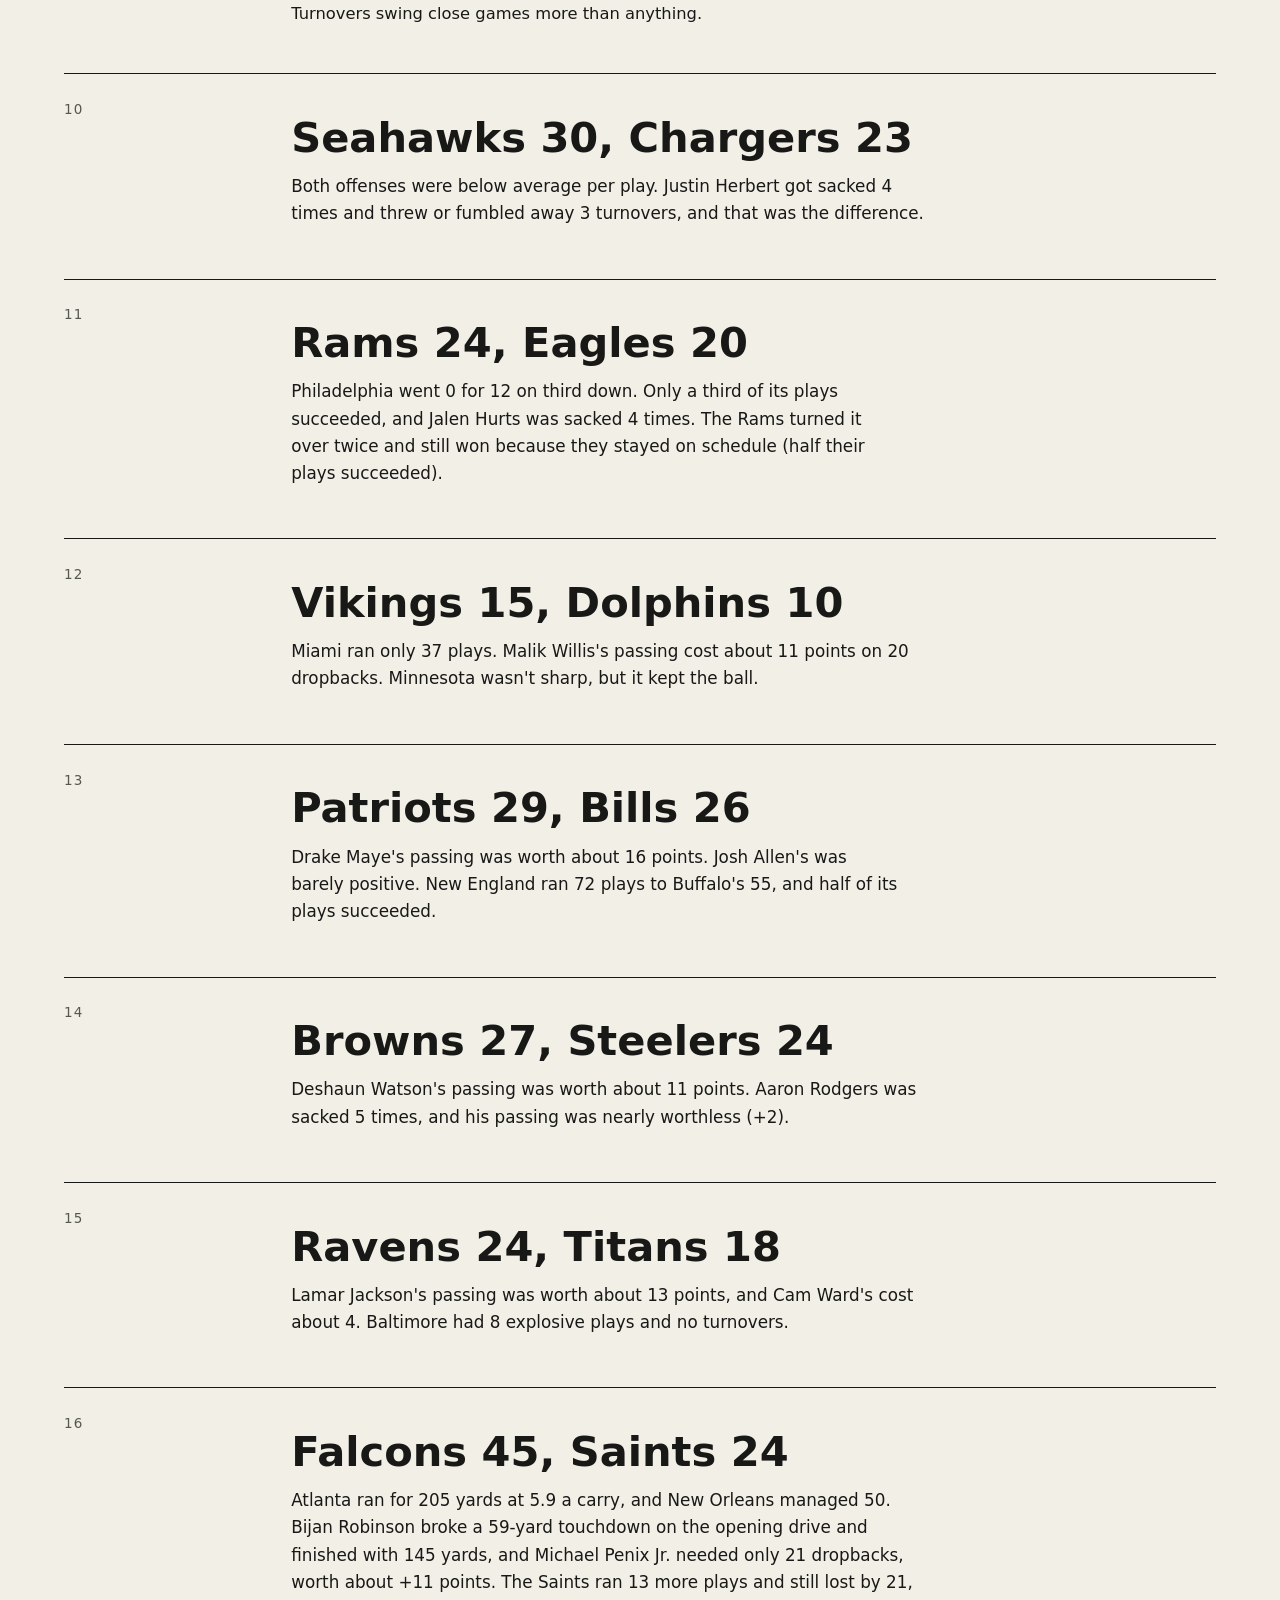
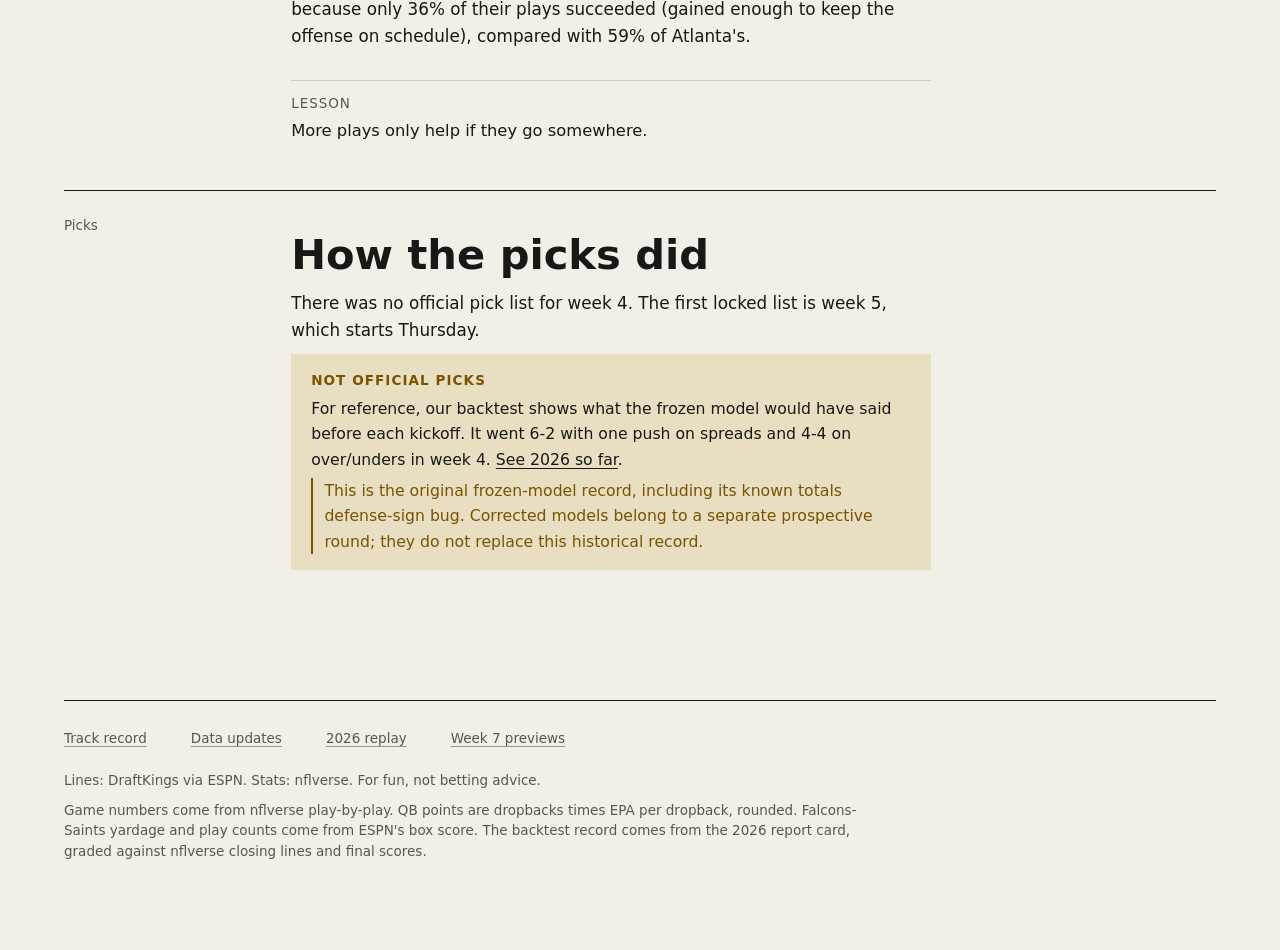
<file: public/recaps/week4.html>
<!DOCTYPE html>
<html lang="en">
<head>
  <meta charset="utf-8">
  <meta name="viewport" content="width=device-width, initial-scale=1">
  <meta name="theme-color" content="#f2efe7" media="(prefers-color-scheme: light)">
  <meta name="theme-color" content="#181917" media="(prefers-color-scheme: dark)">
  <link rel="icon" href="data:image/svg+xml,<svg xmlns='http://www.w3.org/2000/svg' viewBox='0 0 16 16'><rect width='16' height='16' fill='%23181917'/><path d='M5 12.5 11 3.5' stroke='%23f2efe7' stroke-width='2'/></svg>">
  <title>NFL Lab: week 4 recaps</title>
  <link rel="stylesheet" href="../assets/site.css">
</head>
<body>
  <a class="skip" href="#main">Skip to content</a>
  <div class="wrap">
    <header class="top">
      <a class="mark" href="../index.html">NFL<span>/</span>LAB</a>
      <nav class="nav primary" aria-label="Primary">
        <a href="../index.html">This week</a>
        <a href="../recaps/week5.html">Last week</a>
        <a href="../teams.html">Teams</a>
        <a href="../model.html">How it works</a>
        <a href="../glossary.html">Glossary</a>
      </nav>
    </header>
    <main id="main" tabindex="-1">
    <p class="kicker">2026 in plain English</p>
    <h1>Week 4</h1>
    <p class="more"><a href="../previews/week5.html">Week 5 previews</a></p>
    <p class="epa-lead"><strong>The one stat you need: EPA (expected points added).</strong> Before every snap, the down, distance and field spot are worth some number of points. EPA is how much one play moved that number. Add up a QB's throws and you get roughly how many points his passing was worth. Plus is good, minus is bad. College PPA is the same idea.</p>

    <section class="game summary" id="what-mattered" aria-labelledby="what-mattered-h">
      <p class="kicker">This week</p>
      <h2 id="what-mattered-h">What mattered this week</h2>
      <p>Third downs sank three offenses. The Eagles went 0 for 12, the Jets 0 for 7 and the Commanders 2 for 15, and all three lost.</p>
      <p>Running more plays only paid off when the plays worked. Dallas and New England won with extra snaps, but the Raiders ran 18 more plays than Kansas City and the Saints 13 more than Atlanta, and both lost.</p>
      <p>Bryce Young's passing, worth about 21 points, was the biggest quarterback game of the week, and it beat a good Jared Goff day.</p>
    </section>

    <article class="game" id="bears">
      <h2><a href="week4-nyj-chi.html">Bears 23, Jets 12</a></h2>
      <p>Chicago ran 86 plays and the Jets ran 32. New York went 0 for 7 on third downs, so almost every drive ended fast. Tyson Bagent's throws were worth about +8 points, and Geno Smith's cost about 5. The Bears also had 11 explosive plays to the Jets' 2.</p>
      <p class="more"><a href="week4-nyj-chi.html">Full recap</a></p>
    </article>

    <article class="game" id="giants">
      <h2>Giants 36, Cardinals 24</h2>
      <p>Jacoby Brissett's passing cost Arizona about 18 points, which is one of the worst games you'll see. Jameis Winston was only slightly positive, but that was plenty. Each team turned it over 3 times, so the Giants won on QB play alone.</p>
    </article>

    <article class="game" id="cowboys">
      <h2>Cowboys 34, Texans 30</h2>
      <p>Houston was more efficient. C.J. Stroud's passing was worth about 16 points, the best in this game. Dallas won anyway by running 73 plays to Houston's 50.</p>
      <p class="lesson"><span>Lesson</span> More possessions can beat better plays.</p>
    </article>

    <article class="game" id="49ers">
      <h2>49ers 24, Broncos 14</h2>
      <p>San Francisco had 8 explosive plays and Denver had 2. Bo Nix kept the chains moving (8 of 17 on third down), but the Broncos had to earn every yard. Brock Purdy's passing was worth about 10 points.</p>
    </article>

    <article class="game" id="panthers">
      <h2>Panthers 32, Lions 26</h2>
      <p>Bryce Young's passing was worth about 21 points, the biggest QB game of the week. Jared Goff was good too (+12), but Carolina had more big plays (8 to 5).</p>
    </article>

    <article class="game" id="packers">
      <h2>Packers 17, Buccaneers 14</h2>
      <p>It was ugly and close. Green Bay converted only 2 of 10 third downs. Jordan Love's passing was still worth about 7 points and Tampa's was negative, and Love wasn't sacked once while Tampa's QB went down 3 times.</p>
    </article>

    <article class="game" id="colts">
      <h2>Colts 30, Commanders 13</h2>
      <p>Indianapolis's passing was bad (about −13). It didn't matter. Washington played a backup QB and was worse: only 28% of its plays succeeded, and it converted 2 of 15 third downs.</p>
      <p class="lesson"><span>Lesson</span> You don't have to be good, just better than the other offense.</p>
    </article>

    <article class="game" id="jaguars">
      <h2>Jaguars 22, Bengals 17</h2>
      <p>Joe Burrow dropped back 58 times, but Cincinnati gained less from it than Trevor Lawrence did on 28 (+9 for Lawrence). The Bengals turned it over twice and Jacksonville didn't.</p>
    </article>

    <article class="game" id="chiefs">
      <h2>Chiefs 30, Raiders 27</h2>
      <p>Las Vegas ran 18 more plays and had a higher success rate. It still lost, because it turned the ball over twice and Kansas City didn't.</p>
      <p class="lesson"><span>Lesson</span> Turnovers swing close games more than anything.</p>
    </article>

    <article class="game" id="seahawks">
      <h2>Seahawks 30, Chargers 23</h2>
      <p>Both offenses were below average per play. Justin Herbert got sacked 4 times and threw or fumbled away 3 turnovers, and that was the difference.</p>
    </article>

    <article class="game" id="rams">
      <h2>Rams 24, Eagles 20</h2>
      <p>Philadelphia went 0 for 12 on third down. Only a third of its plays succeeded, and Jalen Hurts was sacked 4 times. The Rams turned it over twice and still won because they stayed on schedule (half their plays succeeded).</p>
    </article>

    <article class="game" id="vikings">
      <h2>Vikings 15, Dolphins 10</h2>
      <p>Miami ran only 37 plays. Malik Willis's passing cost about 11 points on 20 dropbacks. Minnesota wasn't sharp, but it kept the ball.</p>
    </article>

    <article class="game" id="patriots">
      <h2>Patriots 29, Bills 26</h2>
      <p>Drake Maye's passing was worth about 16 points. Josh Allen's was barely positive. New England ran 72 plays to Buffalo's 55, and half of its plays succeeded.</p>
    </article>

    <article class="game" id="browns">
      <h2>Browns 27, Steelers 24</h2>
      <p>Deshaun Watson's passing was worth about 11 points. Aaron Rodgers was sacked 5 times, and his passing was nearly worthless (+2).</p>
    </article>

    <article class="game" id="ravens">
      <h2>Ravens 24, Titans 18</h2>
      <p>Lamar Jackson's passing was worth about 13 points, and Cam Ward's cost about 4. Baltimore had 8 explosive plays and no turnovers.</p>
    </article>

    <article class="game" id="falcons">
      <h2>Falcons 45, Saints 24</h2>
      <p>Atlanta ran for 205 yards at 5.9 a carry, and New Orleans managed 50. Bijan Robinson broke a 59-yard touchdown on the opening drive and finished with 145 yards, and Michael Penix Jr. needed only 21 dropbacks, worth about +11 points. The Saints ran 13 more plays and still lost by 21, because only 36% of their plays succeeded (gained enough to keep the offense on schedule), compared with 59% of Atlanta's.</p>
      <p class="lesson"><span>Lesson</span> More plays only help if they go somewhere.</p>
    </article>


    <section class="game summary" id="picks" aria-labelledby="picks-h">
      <p class="kicker">Picks</p>
      <h2 id="picks-h">How the picks did</h2>
      <p>There was no official pick list for week 4. The first locked list is week 5, which starts Thursday.</p>
      <aside class="backtest-note" aria-label="This is a backtest">
        <strong>Not official picks</strong>
        <p>For reference, our backtest shows what the frozen model would have said before each kickoff. It went 6-2 with one push on spreads and 4-4 on over/unders in week 4. <a href="../report-card.html">See 2026 so far</a>.</p>
        <p class="note">This is the original frozen-model record, including its known totals defense-sign bug. Corrected models belong to a separate prospective round; they do not replace this historical record.</p>
      </aside>
    </section>

    </main>
    <footer>
      <nav class="foot-nav" aria-label="More pages">
        <a href="../ledger.html">Track record</a>
        <a href="../freshness.html">Data updates</a>
        <a href="../report-card.html">2026 replay</a>
        <a href="../previews/week7.html">Week 7 previews</a>
      </nav>
      <p class="foot-line">Lines: DraftKings via ESPN. Stats: nflverse. For fun, not betting advice.</p>
      <p>Game numbers come from nflverse play-by-play. QB points are dropbacks times EPA per dropback, rounded. Falcons-Saints yardage and play counts come from ESPN's box score. The backtest record comes from the 2026 report card, graded against nflverse closing lines and final scores.</p>
    </footer>
  </div>
</body>
</html>
</file>
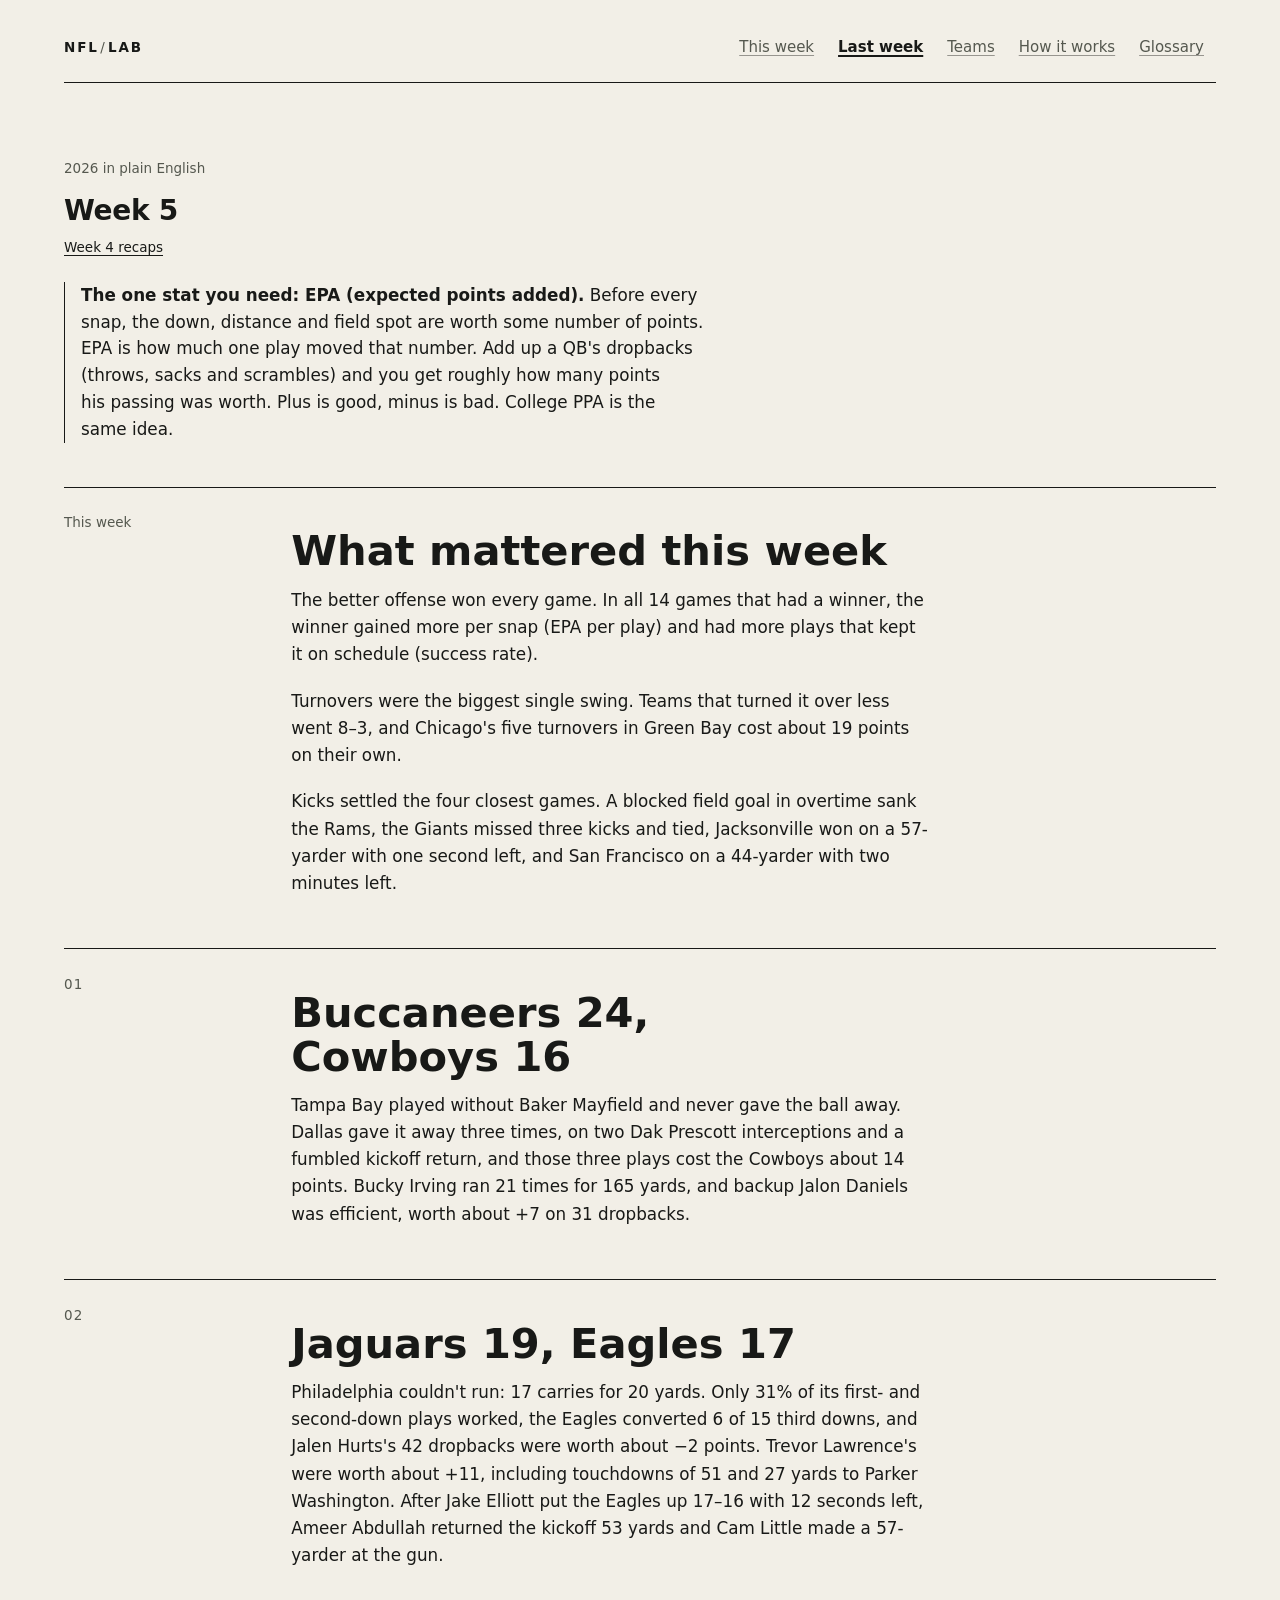
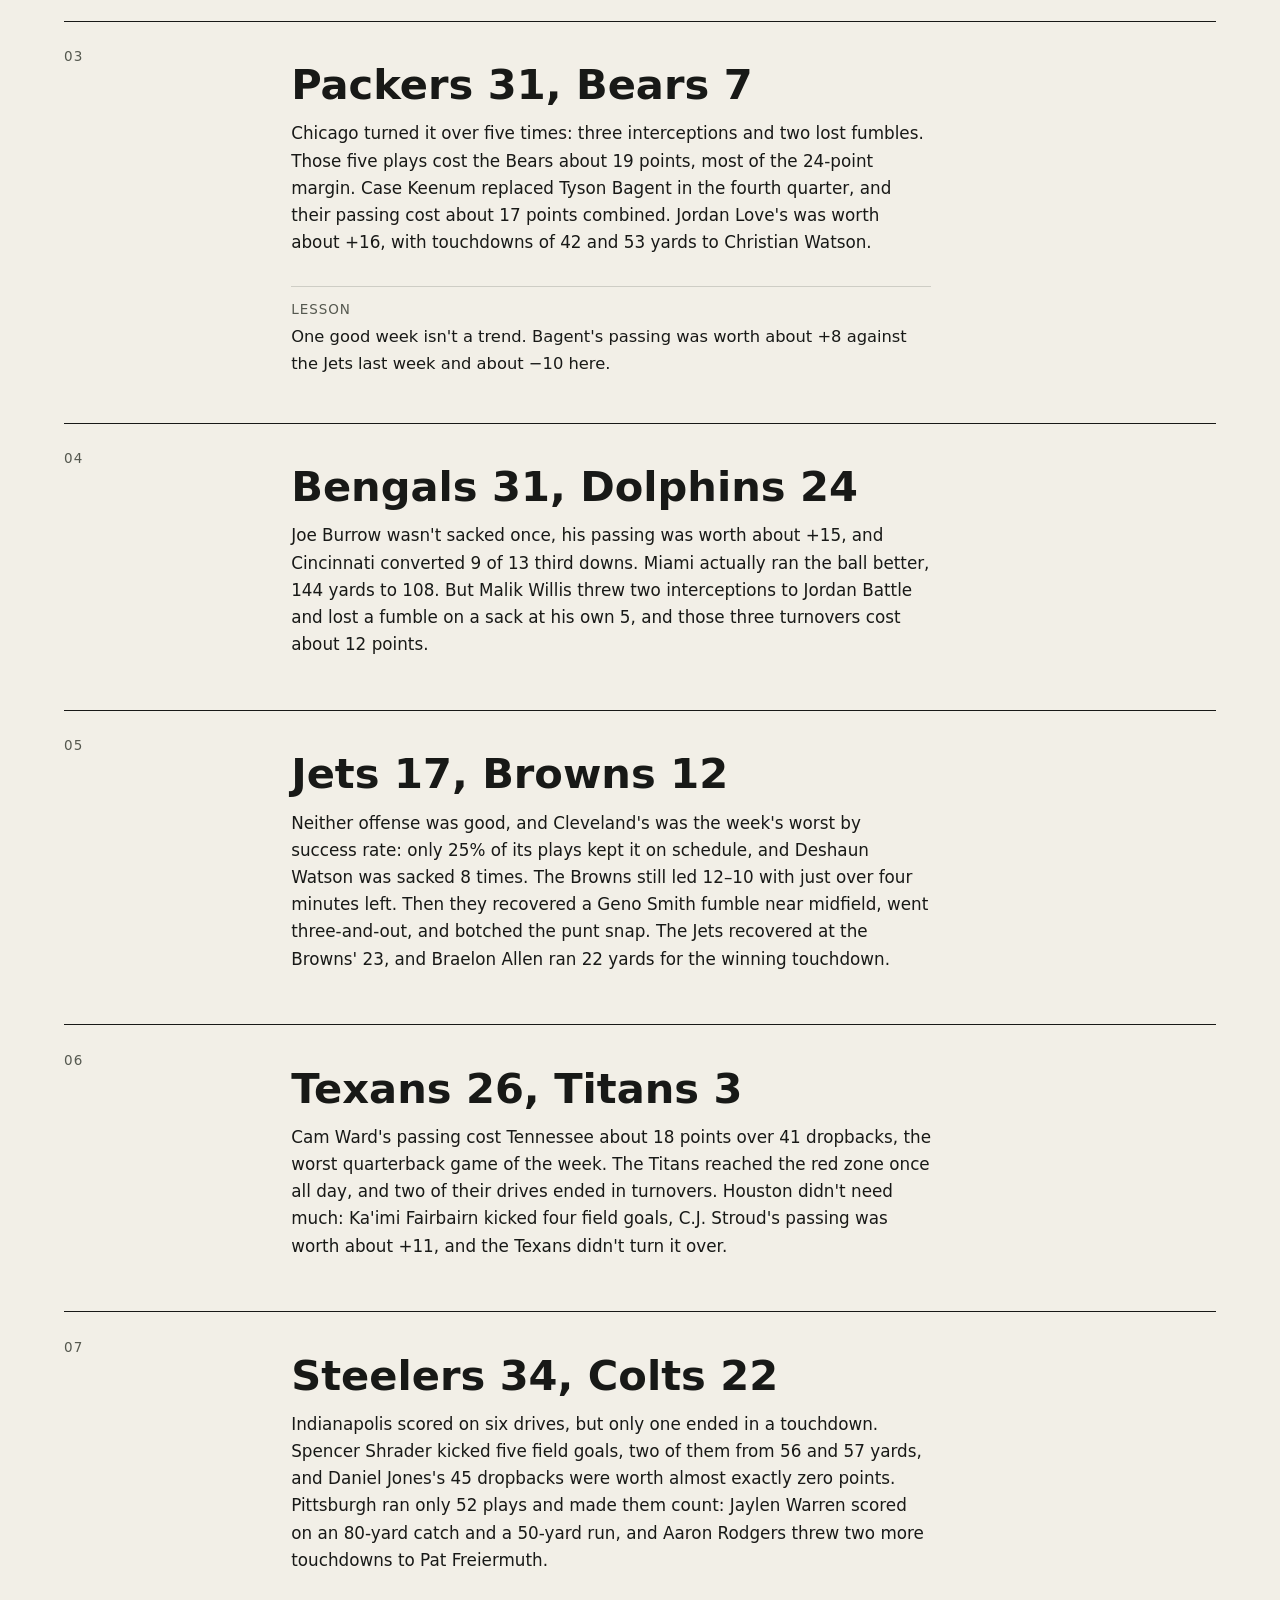
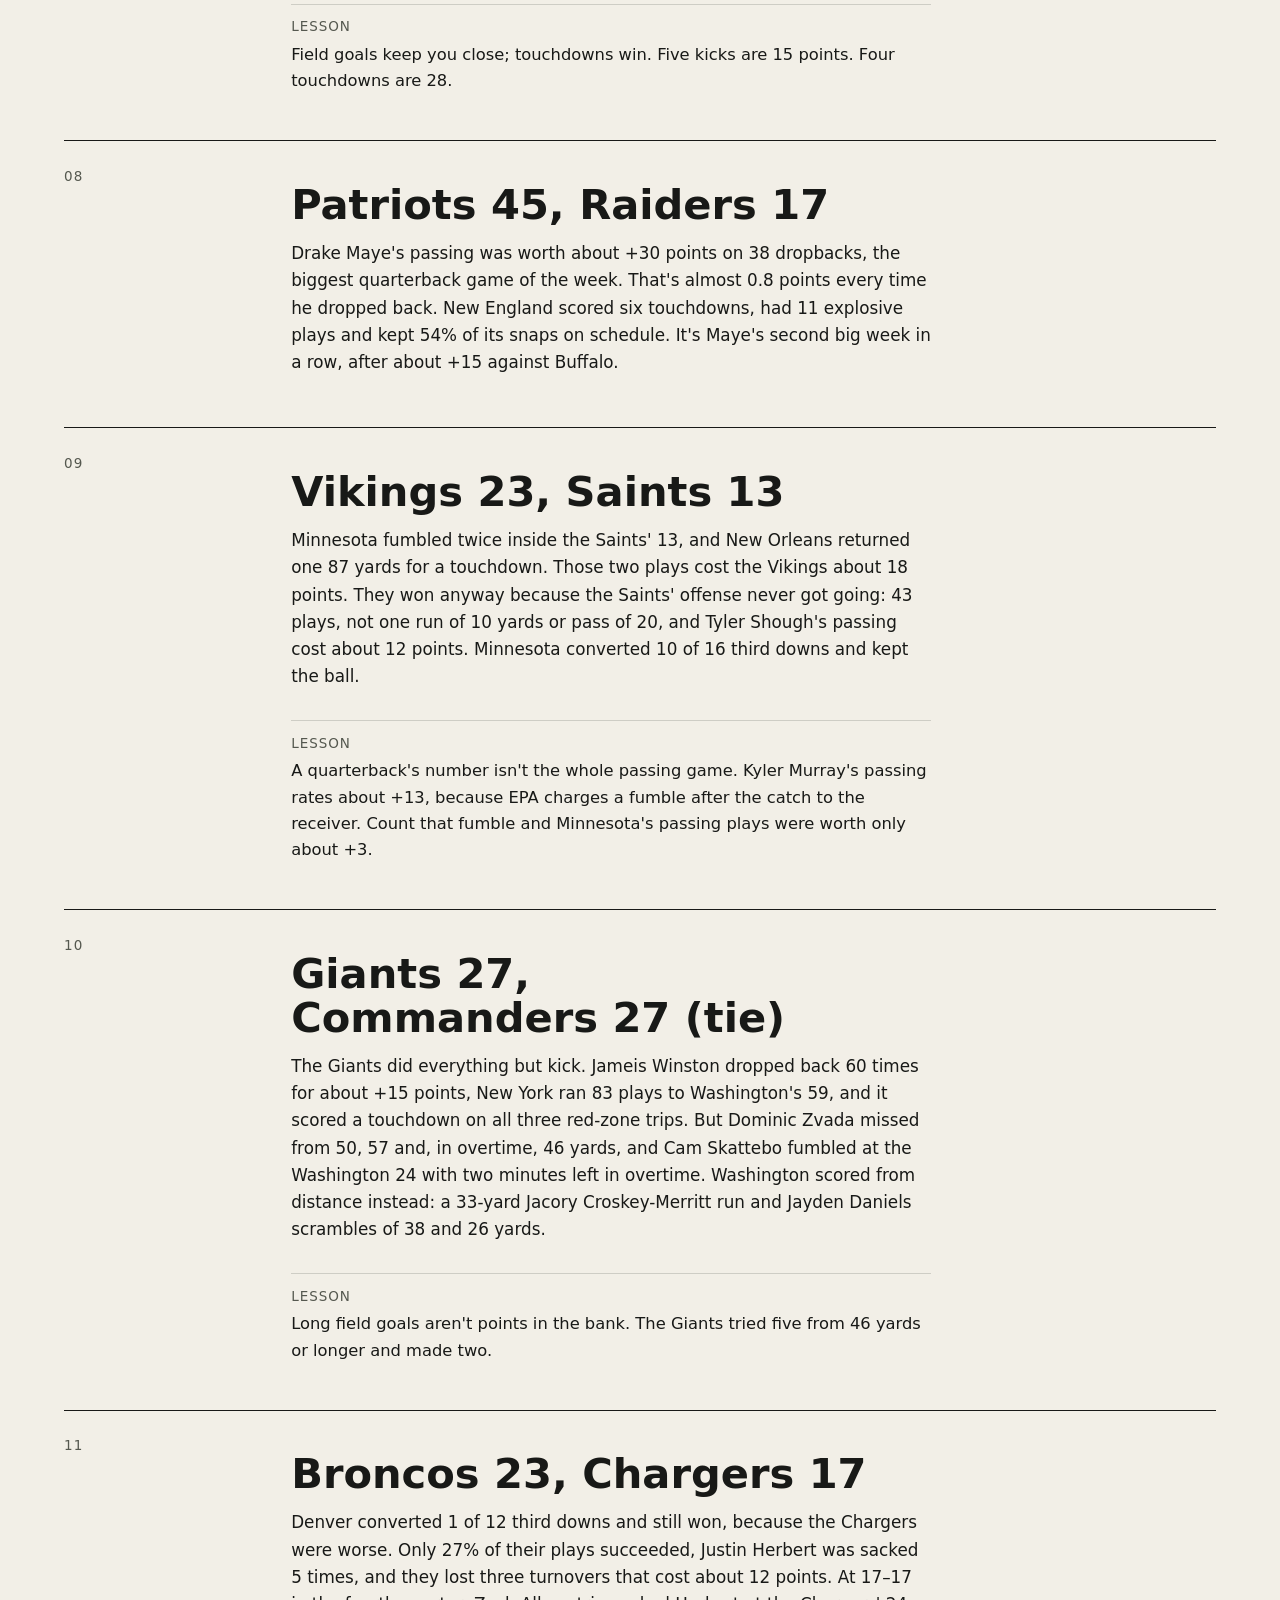
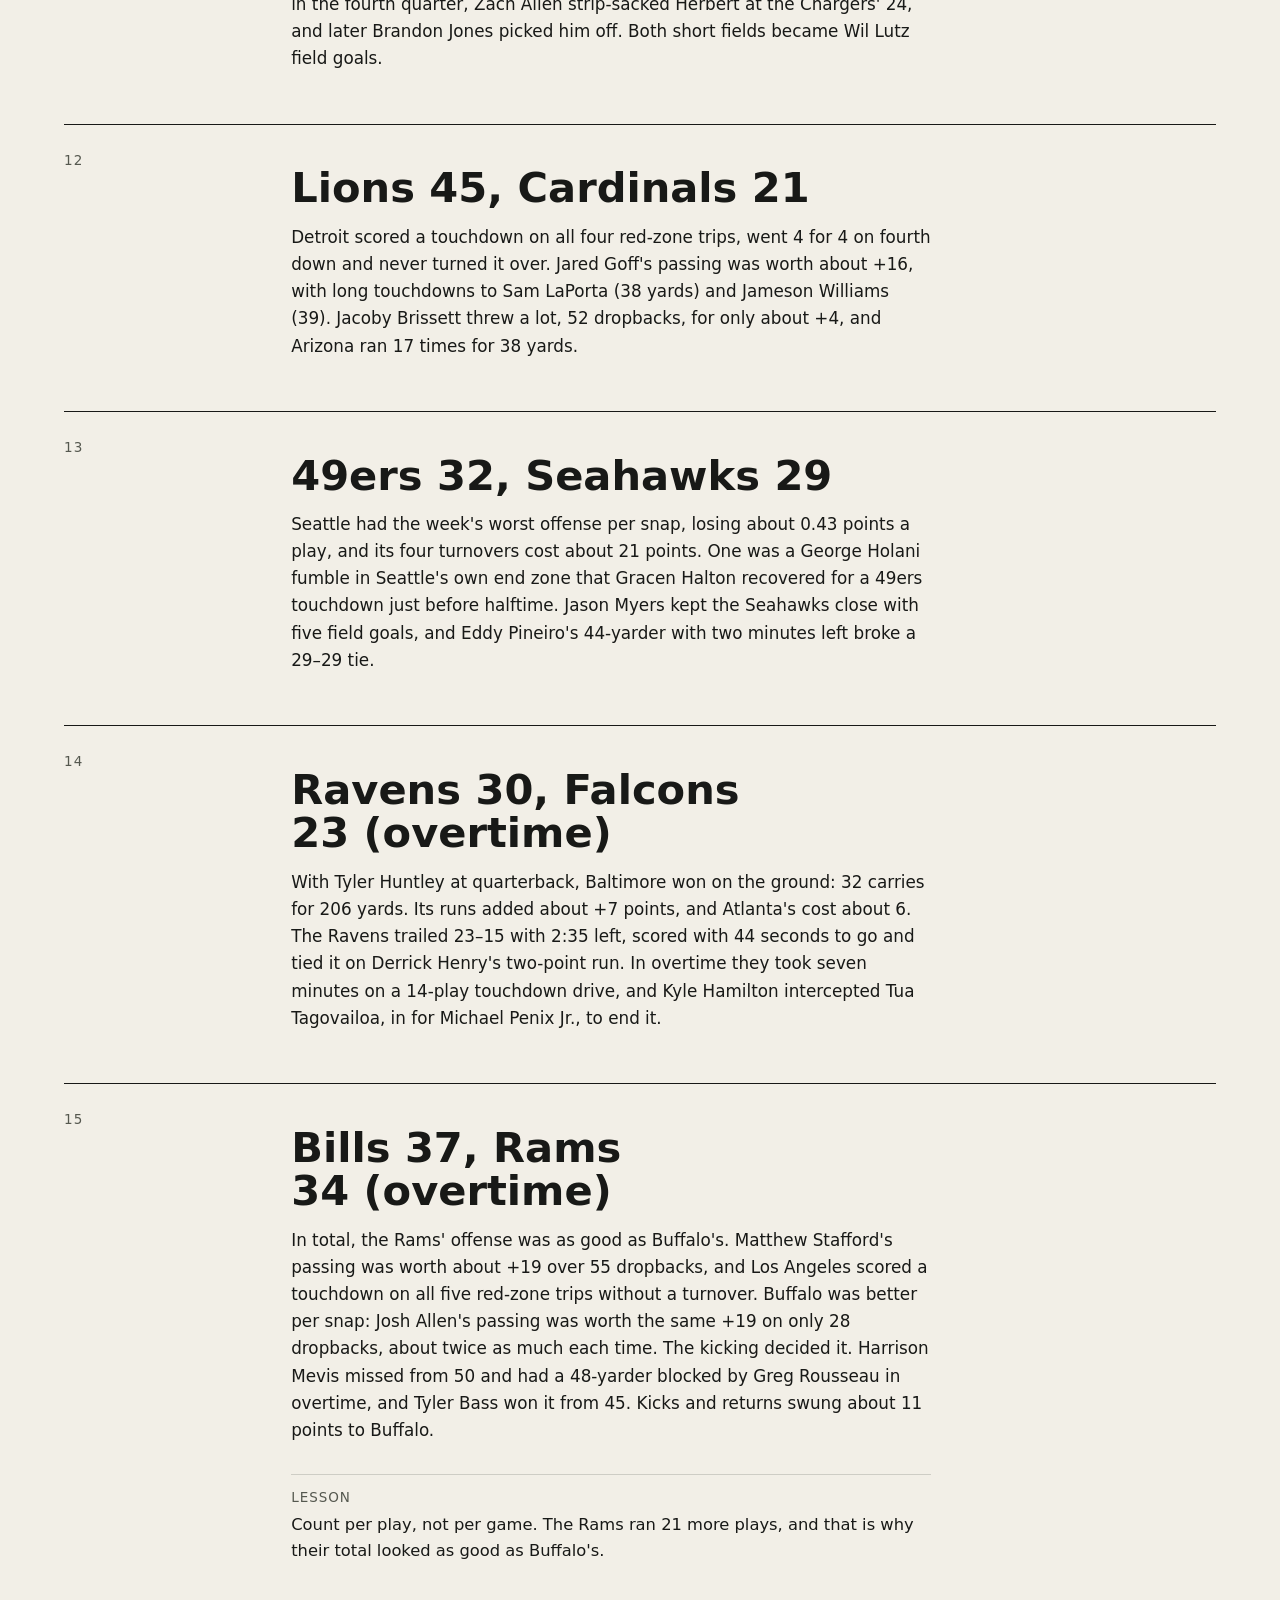
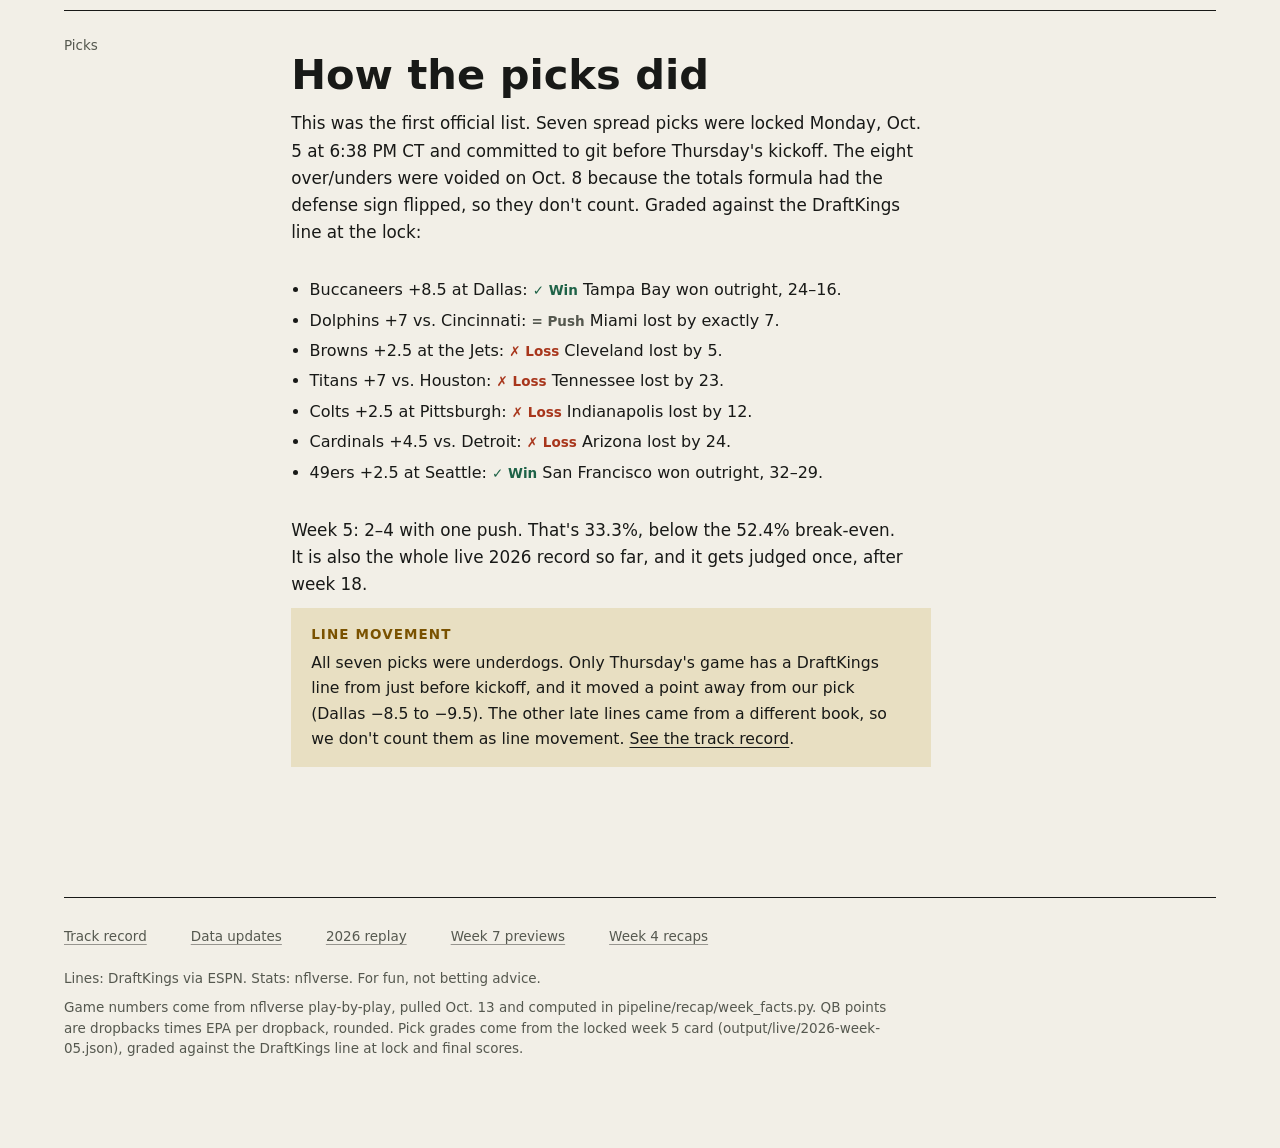
<file: public/recaps/week5.html>
<!DOCTYPE html>
<html lang="en">
<head>
  <meta charset="utf-8">
  <meta name="viewport" content="width=device-width, initial-scale=1">
  <meta name="theme-color" content="#f2efe7" media="(prefers-color-scheme: light)">
  <meta name="theme-color" content="#181917" media="(prefers-color-scheme: dark)">
  <link rel="icon" href="data:image/svg+xml,<svg xmlns='http://www.w3.org/2000/svg' viewBox='0 0 16 16'><rect width='16' height='16' fill='%23181917'/><path d='M5 12.5 11 3.5' stroke='%23f2efe7' stroke-width='2'/></svg>">
  <title>NFL Lab: week 5 recaps</title>
  <link rel="stylesheet" href="../assets/site.css">
</head>
<body>
  <a class="skip" href="#main">Skip to content</a>
  <div class="wrap">
    <header class="top">
      <a class="mark" href="../index.html">NFL<span>/</span>LAB</a>
      <nav class="nav primary" aria-label="Primary">
        <a href="../index.html">This week</a>
        <a href="../recaps/week5.html" aria-current="page">Last week</a>
        <a href="../teams.html">Teams</a>
        <a href="../model.html">How it works</a>
        <a href="../glossary.html">Glossary</a>
      </nav>
    </header>
    <main id="main" tabindex="-1">
    <p class="kicker">2026 in plain English</p>
    <h1>Week 5</h1>
    <p class="more"><a href="week4.html">Week 4 recaps</a></p>
    <p class="epa-lead"><strong>The one stat you need: EPA (expected points added).</strong> Before every snap, the down, distance and field spot are worth some number of points. EPA is how much one play moved that number. Add up a QB's dropbacks (throws, sacks and scrambles) and you get roughly how many points his passing was worth. Plus is good, minus is bad. College PPA is the same idea.</p>

    <section class="game summary" id="what-mattered" aria-labelledby="what-mattered-h">
      <p class="kicker">This week</p>
      <h2 id="what-mattered-h">What mattered this week</h2>
      <p>The better offense won every game. In all 14 games that had a winner, the winner gained more per snap (EPA per play) and had more plays that kept it on schedule (success rate).</p>
      <p>Turnovers were the biggest single swing. Teams that turned it over less went 8–3, and Chicago's five turnovers in Green Bay cost about 19 points on their own.</p>
      <p>Kicks settled the four closest games. A blocked field goal in overtime sank the Rams, the Giants missed three kicks and tied, Jacksonville won on a 57-yarder with one second left, and San Francisco on a 44-yarder with two minutes left.</p>
    </section>

    <article class="game" id="buccaneers">
      <h2>Buccaneers 24, Cowboys 16</h2>
      <p>Tampa Bay played without Baker Mayfield and never gave the ball away. Dallas gave it away three times, on two Dak Prescott interceptions and a fumbled kickoff return, and those three plays cost the Cowboys about 14 points. Bucky Irving ran 21 times for 165 yards, and backup Jalon Daniels was efficient, worth about +7 on 31 dropbacks.</p>
    </article>

    <article class="game" id="jaguars">
      <h2>Jaguars 19, Eagles 17</h2>
      <p>Philadelphia couldn't run: 17 carries for 20 yards. Only 31% of its first- and second-down plays worked, the Eagles converted 6 of 15 third downs, and Jalen Hurts's 42 dropbacks were worth about −2 points. Trevor Lawrence's were worth about +11, including touchdowns of 51 and 27 yards to Parker Washington. After Jake Elliott put the Eagles up 17–16 with 12 seconds left, Ameer Abdullah returned the kickoff 53 yards and Cam Little made a 57-yarder at the gun.</p>
    </article>

    <article class="game" id="packers">
      <h2>Packers 31, Bears 7</h2>
      <p>Chicago turned it over five times: three interceptions and two lost fumbles. Those five plays cost the Bears about 19 points, most of the 24-point margin. Case Keenum replaced Tyson Bagent in the fourth quarter, and their passing cost about 17 points combined. Jordan Love's was worth about +16, with touchdowns of 42 and 53 yards to Christian Watson.</p>
      <p class="lesson"><span>Lesson</span> One good week isn't a trend. Bagent's passing was worth about +8 against the Jets last week and about −10 here.</p>
    </article>

    <article class="game" id="bengals">
      <h2>Bengals 31, Dolphins 24</h2>
      <p>Joe Burrow wasn't sacked once, his passing was worth about +15, and Cincinnati converted 9 of 13 third downs. Miami actually ran the ball better, 144 yards to 108. But Malik Willis threw two interceptions to Jordan Battle and lost a fumble on a sack at his own 5, and those three turnovers cost about 12 points.</p>
    </article>

    <article class="game" id="jets">
      <h2>Jets 17, Browns 12</h2>
      <p>Neither offense was good, and Cleveland's was the week's worst by success rate: only 25% of its plays kept it on schedule, and Deshaun Watson was sacked 8 times. The Browns still led 12–10 with just over four minutes left. Then they recovered a Geno Smith fumble near midfield, went three-and-out, and botched the punt snap. The Jets recovered at the Browns' 23, and Braelon Allen ran 22 yards for the winning touchdown.</p>
    </article>

    <article class="game" id="texans">
      <h2>Texans 26, Titans 3</h2>
      <p>Cam Ward's passing cost Tennessee about 18 points over 41 dropbacks, the worst quarterback game of the week. The Titans reached the red zone once all day, and two of their drives ended in turnovers. Houston didn't need much: Ka'imi Fairbairn kicked four field goals, C.J. Stroud's passing was worth about +11, and the Texans didn't turn it over.</p>
    </article>

    <article class="game" id="steelers">
      <h2>Steelers 34, Colts 22</h2>
      <p>Indianapolis scored on six drives, but only one ended in a touchdown. Spencer Shrader kicked five field goals, two of them from 56 and 57 yards, and Daniel Jones's 45 dropbacks were worth almost exactly zero points. Pittsburgh ran only 52 plays and made them count: Jaylen Warren scored on an 80-yard catch and a 50-yard run, and Aaron Rodgers threw two more touchdowns to Pat Freiermuth.</p>
      <p class="lesson"><span>Lesson</span> Field goals keep you close; touchdowns win. Five kicks are 15 points. Four touchdowns are 28.</p>
    </article>

    <article class="game" id="patriots">
      <h2>Patriots 45, Raiders 17</h2>
      <p>Drake Maye's passing was worth about +30 points on 38 dropbacks, the biggest quarterback game of the week. That's almost 0.8 points every time he dropped back. New England scored six touchdowns, had 11 explosive plays and kept 54% of its snaps on schedule. It's Maye's second big week in a row, after about +15 against Buffalo.</p>
    </article>

    <article class="game" id="vikings">
      <h2>Vikings 23, Saints 13</h2>
      <p>Minnesota fumbled twice inside the Saints' 13, and New Orleans returned one 87 yards for a touchdown. Those two plays cost the Vikings about 18 points. They won anyway because the Saints' offense never got going: 43 plays, not one run of 10 yards or pass of 20, and Tyler Shough's passing cost about 12 points. Minnesota converted 10 of 16 third downs and kept the ball.</p>
      <p class="lesson"><span>Lesson</span> A quarterback's number isn't the whole passing game. Kyler Murray's passing rates about +13, because EPA charges a fumble after the catch to the receiver. Count that fumble and Minnesota's passing plays were worth only about +3.</p>
    </article>

    <article class="game" id="giants">
      <h2>Giants 27, Commanders 27 (tie)</h2>
      <p>The Giants did everything but kick. Jameis Winston dropped back 60 times for about +15 points, New York ran 83 plays to Washington's 59, and it scored a touchdown on all three red-zone trips. But Dominic Zvada missed from 50, 57 and, in overtime, 46 yards, and Cam Skattebo fumbled at the Washington 24 with two minutes left in overtime. Washington scored from distance instead: a 33-yard Jacory Croskey-Merritt run and Jayden Daniels scrambles of 38 and 26 yards.</p>
      <p class="lesson"><span>Lesson</span> Long field goals aren't points in the bank. The Giants tried five from 46 yards or longer and made two.</p>
    </article>

    <article class="game" id="broncos">
      <h2>Broncos 23, Chargers 17</h2>
      <p>Denver converted 1 of 12 third downs and still won, because the Chargers were worse. Only 27% of their plays succeeded, Justin Herbert was sacked 5 times, and they lost three turnovers that cost about 12 points. At 17–17 in the fourth quarter, Zach Allen strip-sacked Herbert at the Chargers' 24, and later Brandon Jones picked him off. Both short fields became Wil Lutz field goals.</p>
    </article>

    <article class="game" id="lions">
      <h2>Lions 45, Cardinals 21</h2>
      <p>Detroit scored a touchdown on all four red-zone trips, went 4 for 4 on fourth down and never turned it over. Jared Goff's passing was worth about +16, with long touchdowns to Sam LaPorta (38 yards) and Jameson Williams (39). Jacoby Brissett threw a lot, 52 dropbacks, for only about +4, and Arizona ran 17 times for 38 yards.</p>
    </article>

    <article class="game" id="49ers">
      <h2>49ers 32, Seahawks 29</h2>
      <p>Seattle had the week's worst offense per snap, losing about 0.43 points a play, and its four turnovers cost about 21 points. One was a George Holani fumble in Seattle's own end zone that Gracen Halton recovered for a 49ers touchdown just before halftime. Jason Myers kept the Seahawks close with five field goals, and Eddy Pineiro's 44-yarder with two minutes left broke a 29–29 tie.</p>
    </article>

    <article class="game" id="ravens">
      <h2>Ravens 30, Falcons 23 (overtime)</h2>
      <p>With Tyler Huntley at quarterback, Baltimore won on the ground: 32 carries for 206 yards. Its runs added about +7 points, and Atlanta's cost about 6. The Ravens trailed 23–15 with 2:35 left, scored with 44 seconds to go and tied it on Derrick Henry's two-point run. In overtime they took seven minutes on a 14-play touchdown drive, and Kyle Hamilton intercepted Tua Tagovailoa, in for Michael Penix Jr., to end it.</p>
    </article>

    <article class="game" id="bills">
      <h2>Bills 37, Rams 34 (overtime)</h2>
      <p>In total, the Rams' offense was as good as Buffalo's. Matthew Stafford's passing was worth about +19 over 55 dropbacks, and Los Angeles scored a touchdown on all five red-zone trips without a turnover. Buffalo was better per snap: Josh Allen's passing was worth the same +19 on only 28 dropbacks, about twice as much each time. The kicking decided it. Harrison Mevis missed from 50 and had a 48-yarder blocked by Greg Rousseau in overtime, and Tyler Bass won it from 45. Kicks and returns swung about 11 points to Buffalo.</p>
      <p class="lesson"><span>Lesson</span> Count per play, not per game. The Rams ran 21 more plays, and that is why their total looked as good as Buffalo's.</p>
    </article>

    <section class="game summary" id="picks" aria-labelledby="picks-h">
      <p class="kicker">Picks</p>
      <h2 id="picks-h">How the picks did</h2>
      <p>This was the first official list. Seven spread picks were locked Monday, Oct. 5 at 6:38 PM CT and committed to git before Thursday's kickoff. The eight over/unders were voided on Oct. 8 because the totals formula had the defense sign flipped, so they don't count. Graded against the DraftKings line at the lock:</p>
      <ul class="pick-results">
        <li>Buccaneers +8.5 at Dallas: <span class="result-pill right" aria-label="Our pick won">✓ Win</span> Tampa Bay won outright, 24–16.</li>
        <li>Dolphins +7 vs. Cincinnati: <span class="result-pill tie" aria-label="Push, landed on the line">= Push</span> Miami lost by exactly 7.</li>
        <li>Browns +2.5 at the Jets: <span class="result-pill wrong" aria-label="Our pick lost">✗ Loss</span> Cleveland lost by 5.</li>
        <li>Titans +7 vs. Houston: <span class="result-pill wrong" aria-label="Our pick lost">✗ Loss</span> Tennessee lost by 23.</li>
        <li>Colts +2.5 at Pittsburgh: <span class="result-pill wrong" aria-label="Our pick lost">✗ Loss</span> Indianapolis lost by 12.</li>
        <li>Cardinals +4.5 vs. Detroit: <span class="result-pill wrong" aria-label="Our pick lost">✗ Loss</span> Arizona lost by 24.</li>
        <li>49ers +2.5 at Seattle: <span class="result-pill right" aria-label="Our pick won">✓ Win</span> San Francisco won outright, 32–29.</li>
      </ul>
      <p>Week 5: 2–4 with one push. That's 33.3%, below the 52.4% break-even. It is also the whole live 2026 record so far, and it gets judged once, after week 18.</p>
      <aside class="backtest-note" aria-label="About the line movement">
        <strong>Line movement</strong>
        <p>All seven picks were underdogs. Only Thursday's game has a DraftKings line from just before kickoff, and it moved a point away from our pick (Dallas −8.5 to −9.5). The other late lines came from a different book, so we don't count them as line movement. <a href="../ledger.html">See the track record</a>.</p>
      </aside>
    </section>

    </main>
    <footer>
      <nav class="foot-nav" aria-label="More pages">
        <a href="../ledger.html">Track record</a>
        <a href="../freshness.html">Data updates</a>
        <a href="../report-card.html">2026 replay</a>
        <a href="../previews/week7.html">Week 7 previews</a>
        <a href="week4.html">Week 4 recaps</a>
      </nav>
      <p class="foot-line">Lines: DraftKings via ESPN. Stats: nflverse. For fun, not betting advice.</p>
      <p>Game numbers come from nflverse play-by-play, pulled Oct. 13 and computed in pipeline/recap/week_facts.py. QB points are dropbacks times EPA per dropback, rounded. Pick grades come from the locked week 5 card (output/live/2026-week-05.json), graded against the DraftKings line at lock and final scores.</p>
    </footer>
  </div>
</body>
</html>
</file>
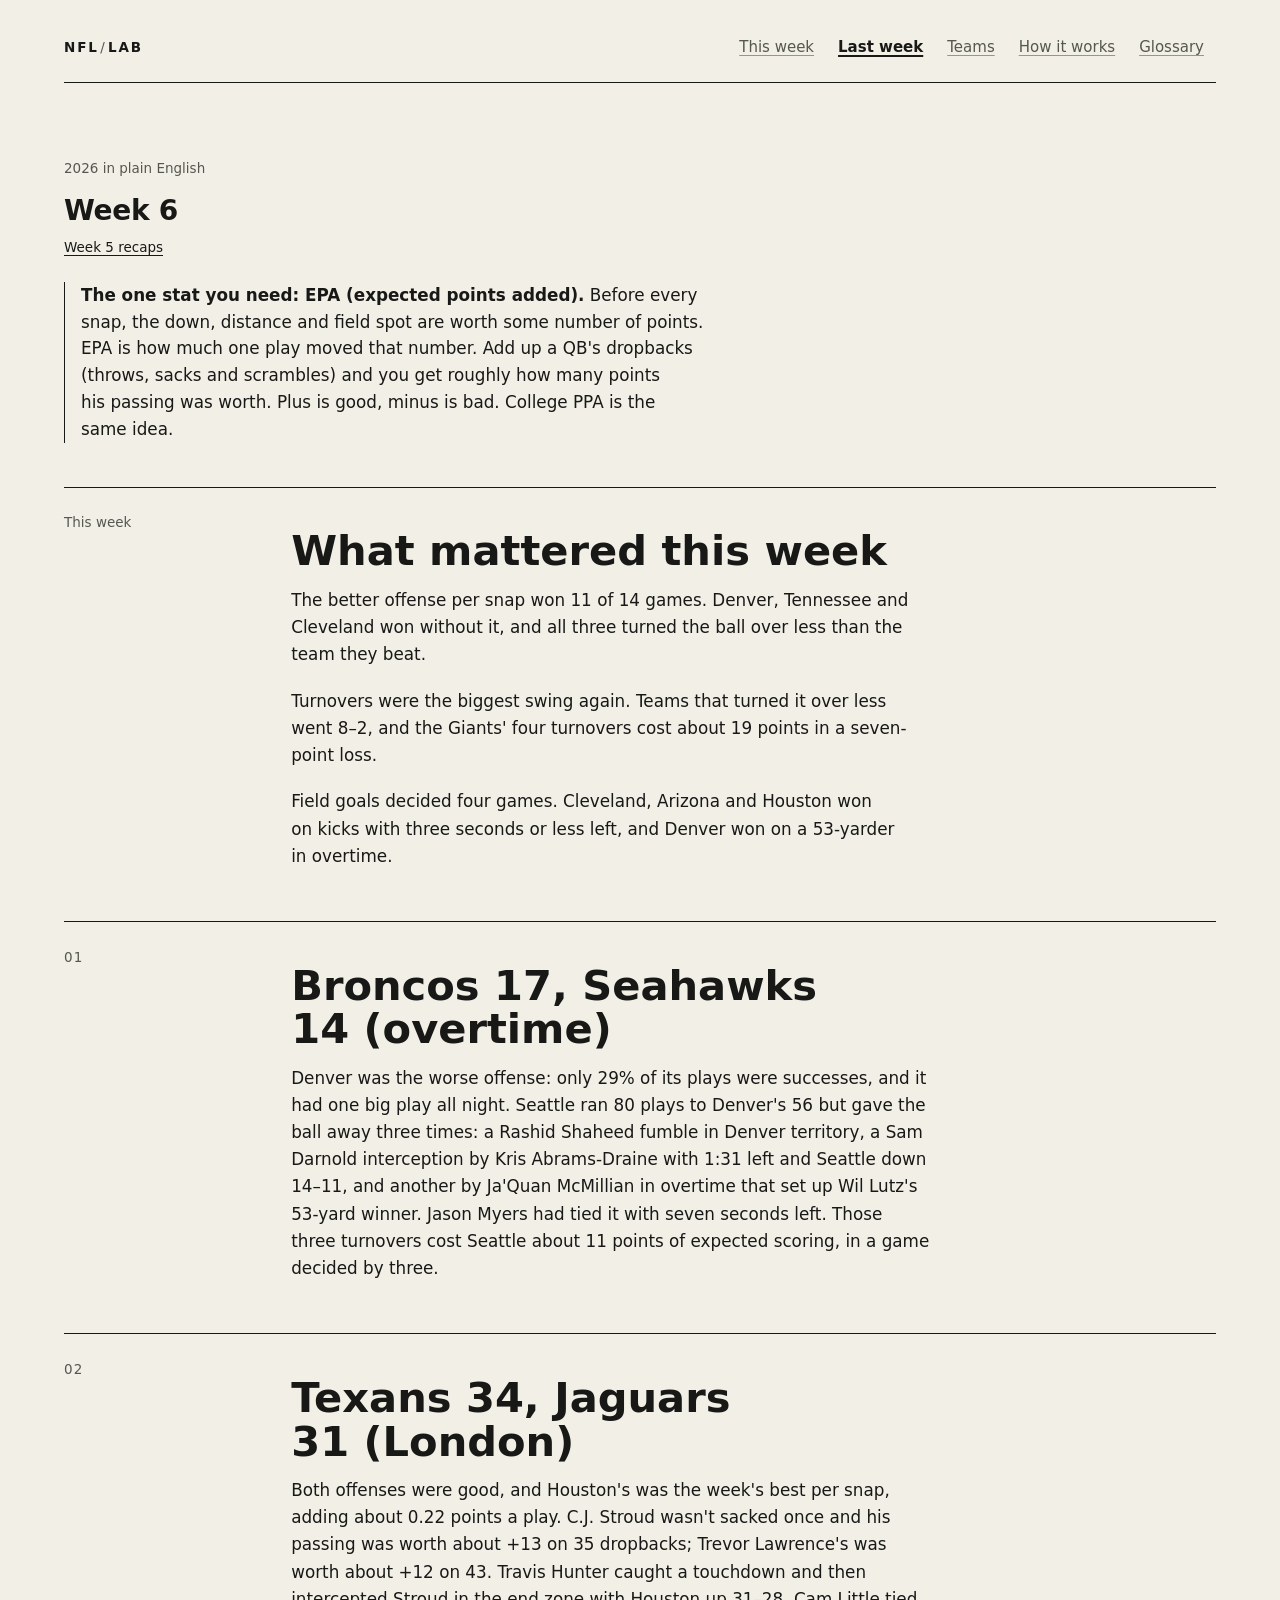
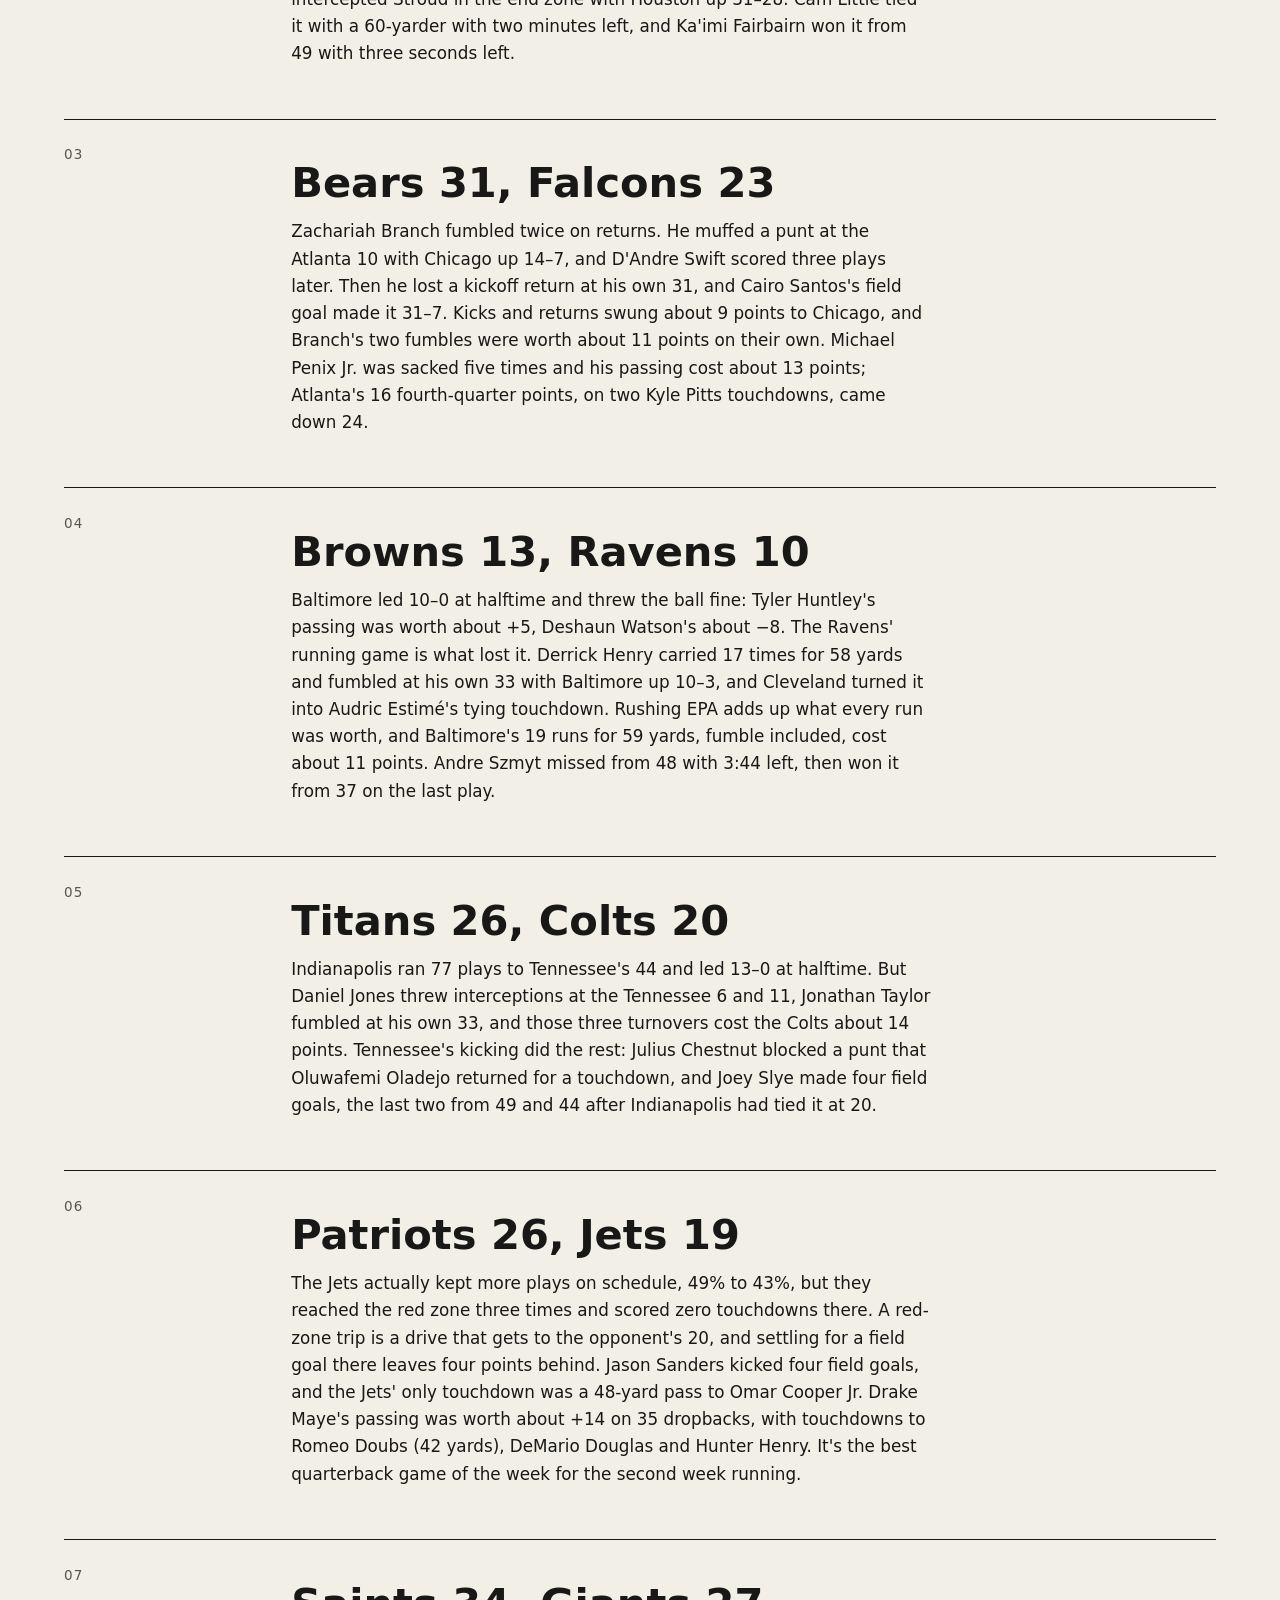
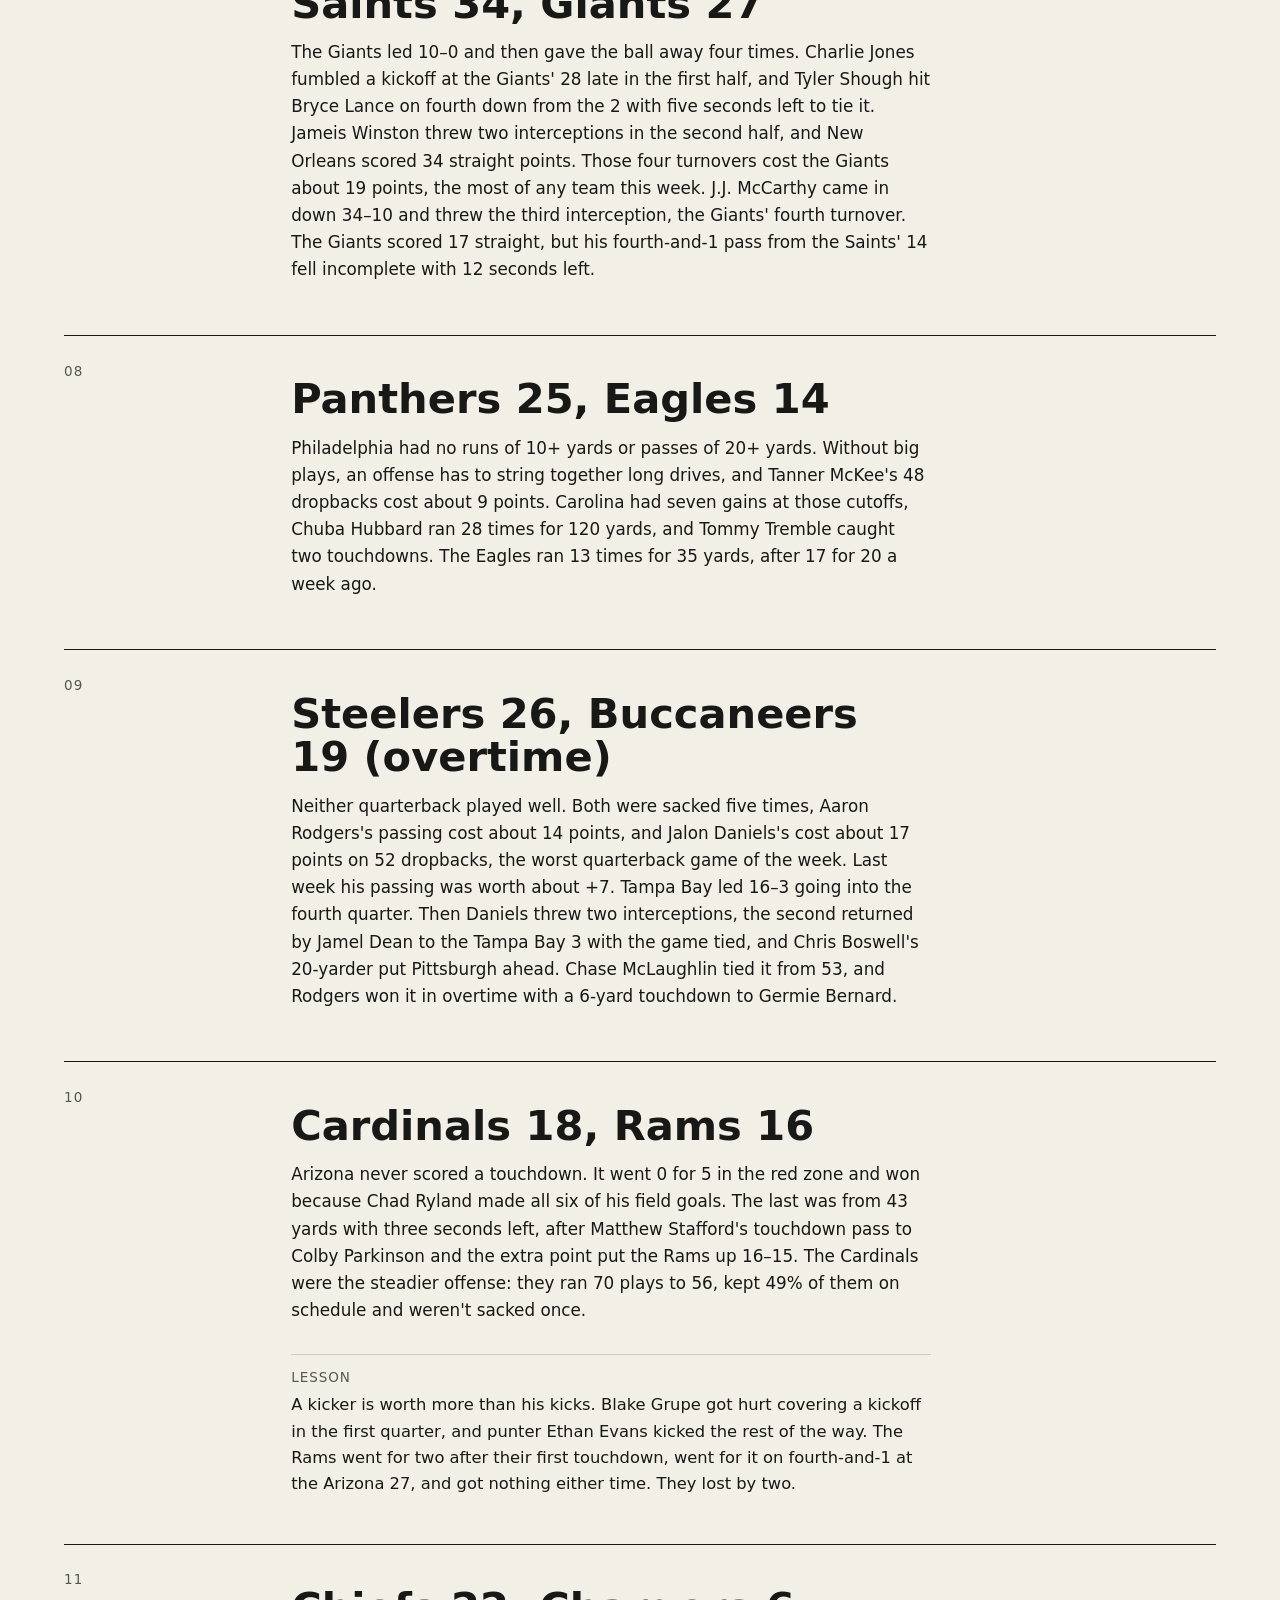
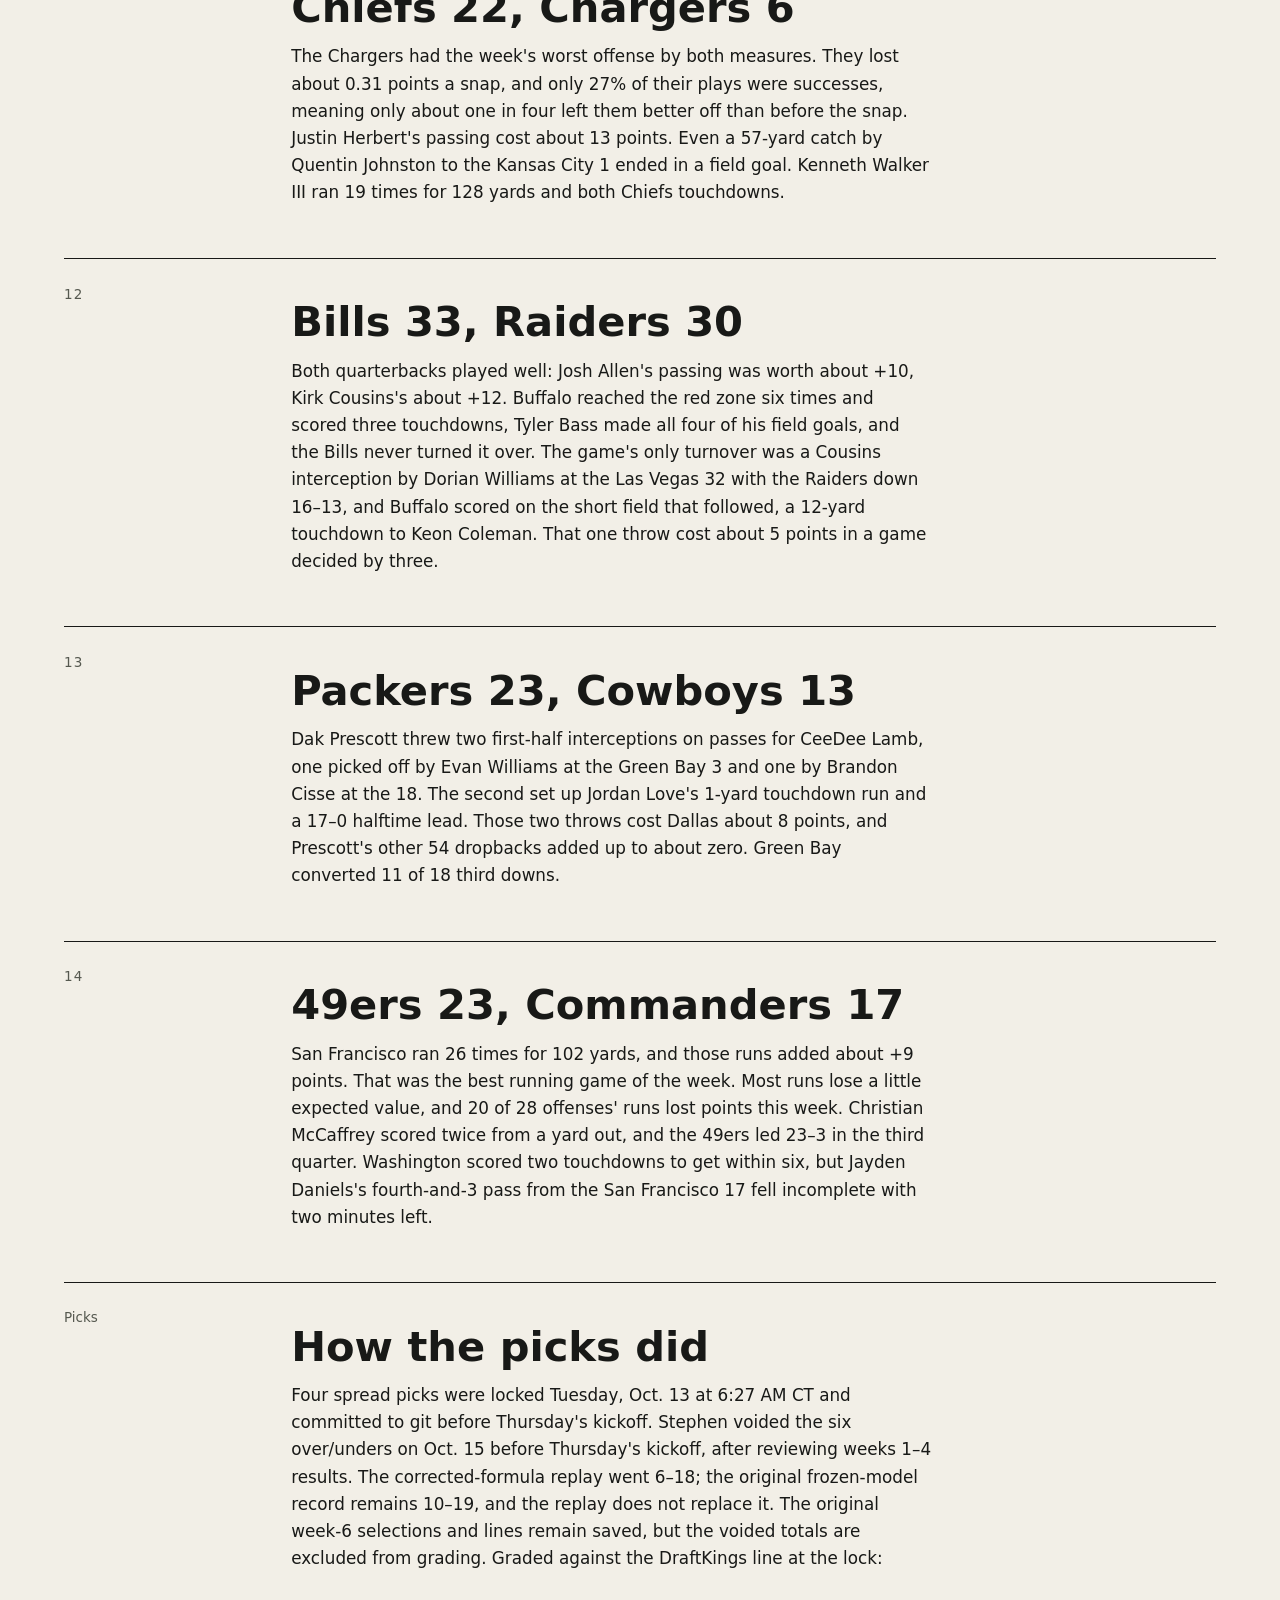
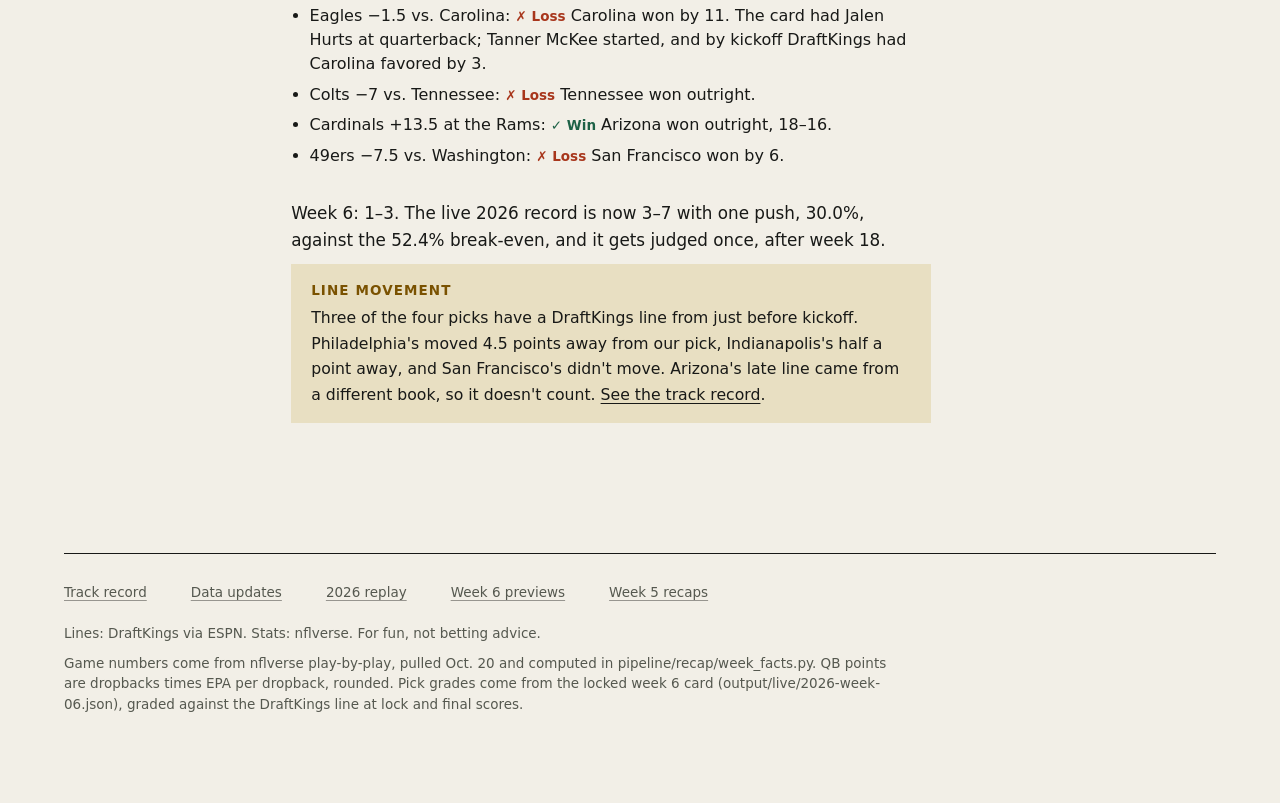
<file: public/recaps/week6.html>
<!DOCTYPE html>
<html lang="en">
<head>
  <meta charset="utf-8">
  <meta name="viewport" content="width=device-width, initial-scale=1">
  <meta name="theme-color" content="#f2efe7" media="(prefers-color-scheme: light)">
  <meta name="theme-color" content="#181917" media="(prefers-color-scheme: dark)">
  <link rel="icon" href="data:image/svg+xml,<svg xmlns='http://www.w3.org/2000/svg' viewBox='0 0 16 16'><rect width='16' height='16' fill='%23181917'/><path d='M5 12.5 11 3.5' stroke='%23f2efe7' stroke-width='2'/></svg>">
  <title>NFL Lab: week 6 recaps</title>
  <link rel="stylesheet" href="../assets/site.css">
</head>
<body>
  <a class="skip" href="#main">Skip to content</a>
  <div class="wrap">
    <header class="top">
      <a class="mark" href="../index.html">NFL<span>/</span>LAB</a>
      <nav class="nav primary" aria-label="Primary">
        <a href="../index.html">This week</a>
        <a href="../recaps/week6.html" aria-current="page">Last week</a>
        <a href="../teams.html">Teams</a>
        <a href="../model.html">How it works</a>
        <a href="../glossary.html">Glossary</a>
      </nav>
    </header>
    <main id="main" tabindex="-1">
    <p class="kicker">2026 in plain English</p>
    <h1>Week 6</h1>
    <p class="more"><a href="week5.html">Week 5 recaps</a></p>
    <p class="epa-lead"><strong>The one stat you need: EPA (expected points added).</strong> Before every snap, the down, distance and field spot are worth some number of points. EPA is how much one play moved that number. Add up a QB's dropbacks (throws, sacks and scrambles) and you get roughly how many points his passing was worth. Plus is good, minus is bad. College PPA is the same idea.</p>

    <section class="game summary" id="what-mattered" aria-labelledby="what-mattered-h">
      <p class="kicker">This week</p>
      <h2 id="what-mattered-h">What mattered this week</h2>
      <p>The better offense per snap won 11 of 14 games. Denver, Tennessee and Cleveland won without it, and all three turned the ball over less than the team they beat.</p>
      <p>Turnovers were the biggest swing again. Teams that turned it over less went 8–2, and the Giants' four turnovers cost about 19 points in a seven-point loss.</p>
      <p>Field goals decided four games. Cleveland, Arizona and Houston won on kicks with three seconds or less left, and Denver won on a 53-yarder in overtime.</p>
    </section>

    <article class="game" id="broncos">
      <h2>Broncos 17, Seahawks 14 (overtime)</h2>
      <p>Denver was the worse offense: only 29% of its plays were successes, and it had one big play all night. Seattle ran 80 plays to Denver's 56 but gave the ball away three times: a Rashid Shaheed fumble in Denver territory, a Sam Darnold interception by Kris Abrams-Draine with 1:31 left and Seattle down 14–11, and another by Ja'Quan McMillian in overtime that set up Wil Lutz's 53-yard winner. Jason Myers had tied it with seven seconds left. Those three turnovers cost Seattle about 11 points of expected scoring, in a game decided by three.</p>
    </article>

    <article class="game" id="texans">
      <h2>Texans 34, Jaguars 31 (London)</h2>
      <p>Both offenses were good, and Houston's was the week's best per snap, adding about 0.22 points a play. C.J. Stroud wasn't sacked once and his passing was worth about +13 on 35 dropbacks; Trevor Lawrence's was worth about +12 on 43. Travis Hunter caught a touchdown and then intercepted Stroud in the end zone with Houston up 31–28. Cam Little tied it with a 60-yarder with two minutes left, and Ka'imi Fairbairn won it from 49 with three seconds left.</p>
    </article>

    <article class="game" id="bears">
      <h2>Bears 31, Falcons 23</h2>
      <p>Zachariah Branch fumbled twice on returns. He muffed a punt at the Atlanta 10 with Chicago up 14–7, and D'Andre Swift scored three plays later. Then he lost a kickoff return at his own 31, and Cairo Santos's field goal made it 31–7. Kicks and returns swung about 9 points to Chicago, and Branch's two fumbles were worth about 11 points on their own. Michael Penix Jr. was sacked five times and his passing cost about 13 points; Atlanta's 16 fourth-quarter points, on two Kyle Pitts touchdowns, came down 24.</p>
    </article>

    <article class="game" id="browns">
      <h2>Browns 13, Ravens 10</h2>
      <p>Baltimore led 10–0 at halftime and threw the ball fine: Tyler Huntley's passing was worth about +5, Deshaun Watson's about −8. The Ravens' running game is what lost it. Derrick Henry carried 17 times for 58 yards and fumbled at his own 33 with Baltimore up 10–3, and Cleveland turned it into Audric Estimé's tying touchdown. Rushing EPA adds up what every run was worth, and Baltimore's 19 runs for 59 yards, fumble included, cost about 11 points. Andre Szmyt missed from 48 with 3:44 left, then won it from 37 on the last play.</p>
    </article>

    <article class="game" id="titans">
      <h2>Titans 26, Colts 20</h2>
      <p>Indianapolis ran 77 plays to Tennessee's 44 and led 13–0 at halftime. But Daniel Jones threw interceptions at the Tennessee 6 and 11, Jonathan Taylor fumbled at his own 33, and those three turnovers cost the Colts about 14 points. Tennessee's kicking did the rest: Julius Chestnut blocked a punt that Oluwafemi Oladejo returned for a touchdown, and Joey Slye made four field goals, the last two from 49 and 44 after Indianapolis had tied it at 20.</p>
    </article>

    <article class="game" id="patriots">
      <h2>Patriots 26, Jets 19</h2>
      <p>The Jets actually kept more plays on schedule, 49% to 43%, but they reached the red zone three times and scored zero touchdowns there. A red-zone trip is a drive that gets to the opponent's 20, and settling for a field goal there leaves four points behind. Jason Sanders kicked four field goals, and the Jets' only touchdown was a 48-yard pass to Omar Cooper Jr. Drake Maye's passing was worth about +14 on 35 dropbacks, with touchdowns to Romeo Doubs (42 yards), DeMario Douglas and Hunter Henry. It's the best quarterback game of the week for the second week running.</p>
    </article>

    <article class="game" id="saints">
      <h2>Saints 34, Giants 27</h2>
      <p>The Giants led 10–0 and then gave the ball away four times. Charlie Jones fumbled a kickoff at the Giants' 28 late in the first half, and Tyler Shough hit Bryce Lance on fourth down from the 2 with five seconds left to tie it. Jameis Winston threw two interceptions in the second half, and New Orleans scored 34 straight points. Those four turnovers cost the Giants about 19 points, the most of any team this week. J.J. McCarthy came in down 34–10 and threw the third interception, the Giants' fourth turnover. The Giants scored 17 straight, but his fourth-and-1 pass from the Saints' 14 fell incomplete with 12 seconds left.</p>
    </article>

    <article class="game" id="panthers">
      <h2>Panthers 25, Eagles 14</h2>
      <p>Philadelphia had no runs of 10+ yards or passes of 20+ yards. Without big plays, an offense has to string together long drives, and Tanner McKee's 48 dropbacks cost about 9 points. Carolina had seven gains at those cutoffs, Chuba Hubbard ran 28 times for 120 yards, and Tommy Tremble caught two touchdowns. The Eagles ran 13 times for 35 yards, after 17 for 20 a week ago.</p>
    </article>

    <article class="game" id="steelers">
      <h2>Steelers 26, Buccaneers 19 (overtime)</h2>
      <p>Neither quarterback played well. Both were sacked five times, Aaron Rodgers's passing cost about 14 points, and Jalon Daniels's cost about 17 points on 52 dropbacks, the worst quarterback game of the week. Last week his passing was worth about +7. Tampa Bay led 16–3 going into the fourth quarter. Then Daniels threw two interceptions, the second returned by Jamel Dean to the Tampa Bay 3 with the game tied, and Chris Boswell's 20-yarder put Pittsburgh ahead. Chase McLaughlin tied it from 53, and Rodgers won it in overtime with a 6-yard touchdown to Germie Bernard.</p>
    </article>

    <article class="game" id="cardinals">
      <h2>Cardinals 18, Rams 16</h2>
      <p>Arizona never scored a touchdown. It went 0 for 5 in the red zone and won because Chad Ryland made all six of his field goals. The last was from 43 yards with three seconds left, after Matthew Stafford's touchdown pass to Colby Parkinson and the extra point put the Rams up 16–15. The Cardinals were the steadier offense: they ran 70 plays to 56, kept 49% of them on schedule and weren't sacked once.</p>
      <p class="lesson"><span>Lesson</span> A kicker is worth more than his kicks. Blake Grupe got hurt covering a kickoff in the first quarter, and punter Ethan Evans kicked the rest of the way. The Rams went for two after their first touchdown, went for it on fourth-and-1 at the Arizona 27, and got nothing either time. They lost by two.</p>
    </article>

    <article class="game" id="chiefs">
      <h2>Chiefs 22, Chargers 6</h2>
      <p>The Chargers had the week's worst offense by both measures. They lost about 0.31 points a snap, and only 27% of their plays were successes, meaning only about one in four left them better off than before the snap. Justin Herbert's passing cost about 13 points. Even a 57-yard catch by Quentin Johnston to the Kansas City 1 ended in a field goal. Kenneth Walker III ran 19 times for 128 yards and both Chiefs touchdowns.</p>
    </article>

    <article class="game" id="bills">
      <h2>Bills 33, Raiders 30</h2>
      <p>Both quarterbacks played well: Josh Allen's passing was worth about +10, Kirk Cousins's about +12. Buffalo reached the red zone six times and scored three touchdowns, Tyler Bass made all four of his field goals, and the Bills never turned it over. The game's only turnover was a Cousins interception by Dorian Williams at the Las Vegas 32 with the Raiders down 16–13, and Buffalo scored on the short field that followed, a 12-yard touchdown to Keon Coleman. That one throw cost about 5 points in a game decided by three.</p>
    </article>

    <article class="game" id="packers">
      <h2>Packers 23, Cowboys 13</h2>
      <p>Dak Prescott threw two first-half interceptions on passes for CeeDee Lamb, one picked off by Evan Williams at the Green Bay 3 and one by Brandon Cisse at the 18. The second set up Jordan Love's 1-yard touchdown run and a 17–0 halftime lead. Those two throws cost Dallas about 8 points, and Prescott's other 54 dropbacks added up to about zero. Green Bay converted 11 of 18 third downs.</p>
    </article>

    <article class="game" id="49ers">
      <h2>49ers 23, Commanders 17</h2>
      <p>San Francisco ran 26 times for 102 yards, and those runs added about +9 points. That was the best running game of the week. Most runs lose a little expected value, and 20 of 28 offenses' runs lost points this week. Christian McCaffrey scored twice from a yard out, and the 49ers led 23–3 in the third quarter. Washington scored two touchdowns to get within six, but Jayden Daniels's fourth-and-3 pass from the San Francisco 17 fell incomplete with two minutes left.</p>
    </article>

    <section class="game summary" id="picks" aria-labelledby="picks-h">
      <p class="kicker">Picks</p>
      <h2 id="picks-h">How the picks did</h2>
      <p>Four spread picks were locked Tuesday, Oct. 13 at 6:27 AM CT and committed to git before Thursday's kickoff. Stephen voided the six over/unders on Oct. 15 before Thursday's kickoff, after reviewing weeks 1–4 results. The corrected-formula replay went 6–18; the original frozen-model record remains 10–19, and the replay does not replace it. The original week-6 selections and lines remain saved, but the voided totals are excluded from grading. Graded against the DraftKings line at the lock:</p>
      <ul class="pick-results">
        <li>Eagles −1.5 vs. Carolina: <span class="result-pill wrong" aria-label="Our pick lost">✗ Loss</span> Carolina won by 11. The card had Jalen Hurts at quarterback; Tanner McKee started, and by kickoff DraftKings had Carolina favored by 3.</li>
        <li>Colts −7 vs. Tennessee: <span class="result-pill wrong" aria-label="Our pick lost">✗ Loss</span> Tennessee won outright.</li>
        <li>Cardinals +13.5 at the Rams: <span class="result-pill right" aria-label="Our pick won">✓ Win</span> Arizona won outright, 18–16.</li>
        <li>49ers −7.5 vs. Washington: <span class="result-pill wrong" aria-label="Our pick lost">✗ Loss</span> San Francisco won by 6.</li>
      </ul>
      <p>Week 6: 1–3. The live 2026 record is now 3–7 with one push, 30.0%, against the 52.4% break-even, and it gets judged once, after week 18.</p>
      <aside class="backtest-note" aria-label="About the line movement">
        <strong>Line movement</strong>
        <p>Three of the four picks have a DraftKings line from just before kickoff. Philadelphia's moved 4.5 points away from our pick, Indianapolis's half a point away, and San Francisco's didn't move. Arizona's late line came from a different book, so it doesn't count. <a href="../ledger.html">See the track record</a>.</p>
      </aside>
    </section>

    </main>
    <footer>
      <nav class="foot-nav" aria-label="More pages">
        <a href="../ledger.html">Track record</a>
        <a href="../freshness.html">Data updates</a>
        <a href="../report-card.html">2026 replay</a>
        <a href="../previews/week6.html">Week 6 previews</a>
        <a href="week5.html">Week 5 recaps</a>
      </nav>
      <p class="foot-line">Lines: DraftKings via ESPN. Stats: nflverse. For fun, not betting advice.</p>
      <p>Game numbers come from nflverse play-by-play, pulled Oct. 20 and computed in pipeline/recap/week_facts.py. QB points are dropbacks times EPA per dropback, rounded. Pick grades come from the locked week 6 card (output/live/2026-week-06.json), graded against the DraftKings line at lock and final scores.</p>
    </footer>
  </div>
</body>
</html>
</file>
<file: public/assets/site.css>
/*
  NFL Lab, print edition.
  Visual direction comes from Stephen's Design Collection
  (design-collection-sigma.vercel.app): warm paper, ink, Georgia display,
  monospace labels, thin rules. Project route: "Dashboard or activity
  overview" (019 Calm systems, 023 Database overview, 028 Usage across time)
  plus "Reading continuity" (024) for recaps and previews.
  Rules and the meaning of every colour are written down in DESIGN.md.
  System fonts only: nothing to license, nothing to download.
*/

:root {
  --paper: #f2efe7;
  --ink: #181917;
  --muted: #55584f;          /* 6.3:1 on paper */
  --hair: rgba(24, 25, 23, 0.16);
  --hair-strong: rgba(24, 25, 23, 0.42);
  --track: rgba(24, 25, 23, 0.08);

  /* Colour is reserved for state. Identity (model vs line, team) is ink vs outline. */
  --hit: #1e6247;            /* meets the pick rule / covered / above break-even, 6.3:1 */
  --hit-tint: #e3e9dc;
  --miss: #a8361c;           /* lost / below break-even, 5.7:1 */
  --miss-tint: #f1ddd3;
  --caution: #7a5200;        /* backtest, spent holdout, QB caveats, 6.0:1 */
  --caution-tint: #e8dfc2;
  --line-mark: #7d7e74;      /* the betting line (outline marks), 3.6:1 */
  --down: #7d7e74;           /* below-average power bars, 3.6:1 */

  --serif: Georgia, "Iowan Old Style", "Times New Roman", serif;
  --mono: ui-monospace, "SFMono-Regular", "SF Mono", Menlo, Consolas, "Liberation Mono", monospace;
  --measure: 40rem;
  color-scheme: light;
}

@media screen and (prefers-color-scheme: dark) {
  :root {
    --paper: #181917;
    --ink: #f2efe7;
    --muted: #a9aa9f;
    --hair: rgba(242, 239, 231, 0.16);
    --hair-strong: rgba(242, 239, 231, 0.42);
    --track: rgba(242, 239, 231, 0.09);
    --hit: #7fd3a6;
    --hit-tint: #1f3328;
    --miss: #f2966f;
    --miss-tint: #3a2620;
    --caution: #e2b45c;
    --caution-tint: #2e281a;
    --line-mark: #8f9086;
    --down: #80817a;
    color-scheme: dark;
  }
}

/* ---------- Base ---------- */
*, *::before, *::after { box-sizing: border-box; }
html { font-size: 112.5%; -webkit-text-size-adjust: 100%; text-size-adjust: 100%; }
body {
  margin: 0;
  background: var(--paper);
  color: var(--ink);
  font-family: var(--serif);
  line-height: 1.55;
  text-rendering: optimizeLegibility;
  font-kerning: normal;
  -webkit-font-smoothing: antialiased;
}
::selection { background: var(--ink); color: var(--paper); }
a {
  color: inherit;
  touch-action: manipulation;
  -webkit-tap-highlight-color: rgba(127, 128, 120, 0.2);
  text-decoration-line: underline;
  text-decoration-thickness: 1px;
  text-underline-offset: 0.22em;
  transition: text-decoration-color 150ms ease, color 150ms ease;
}
a:hover { text-decoration-thickness: 2px; }
:focus-visible { outline: 2px solid var(--ink); outline-offset: 3px; }
main:focus { outline: none; } /* skip-link target, not a control */
p { margin: 0.6rem 0; max-width: var(--measure); text-wrap: pretty; }
strong { font-weight: 700; }
code { font-family: var(--mono); font-size: max(0.84rem, 13.5px); overflow-wrap: anywhere; }

h1, h2, h3 { font-family: var(--serif); font-weight: 400; color: var(--ink); text-wrap: balance; }
h1 {
  font-size: clamp(2.75rem, 7.4vw, 6.25rem);
  line-height: 0.95;
  letter-spacing: -0.045em;
  margin: 0 0 1.4rem;
  max-width: 15ch;
}
h2 {
  font-size: clamp(1.6rem, 3.1vw, 2.4rem);
  line-height: 1.05;
  letter-spacing: -0.03em;
  margin: 3.75rem 0 0.8rem;
  scroll-margin-top: 1.5rem;
}
h3 { letter-spacing: -0.02em; }

.wrap {
  max-width: 80rem;
  margin: 0 auto;
  padding: 0 max(5vw, env(safe-area-inset-right)) 5rem max(5vw, env(safe-area-inset-left));
}

/* Section heads that open a band of the page carry a full-width ink rule. */
main > h2, .model-sec > h2 {
  border-top: 1px solid var(--ink);
  padding-top: 0.9rem;
  max-width: none;
}

/* ---------- Masthead ---------- */
.top {
  display: flex;
  flex-wrap: wrap;
  align-items: baseline;
  justify-content: space-between;
  gap: 0.6rem 2rem;
  padding: 1.6rem 0 0.75rem;
  margin: 0 0 clamp(2.5rem, 6vw, 4.75rem);
  border-bottom: 1px solid var(--ink);
  font-family: var(--mono);
  font-size: max(0.84rem, 13.5px);
  line-height: 1.4;
}
.mark {
  display: inline-flex;
  align-items: center;
  box-sizing: border-box;
  min-height: var(--tap, 44px);
  text-decoration: none;
  text-transform: uppercase;
  letter-spacing: 0.14em;
  font-weight: 700;
  padding: 0.3rem 0;
}
.mark span { color: var(--muted); font-weight: 400; padding: 0 0.1em; }
nav { display: flex; flex-wrap: wrap; gap: 0.15rem 1.35rem; }
nav a {
  color: var(--muted);
  padding: 0.3rem 0;
  text-decoration-color: var(--hair-strong);
}
nav a:hover { color: var(--ink); text-decoration-color: currentColor; }
nav a[aria-current="page"] {
  color: var(--ink);
  text-decoration-color: currentColor;
  text-decoration-thickness: 2px;
}

.skip {
  position: absolute;
  left: -9999px;
  top: auto;
  width: 1px;
  height: 1px;
  overflow: hidden;
}
.skip:focus {
  position: fixed;
  left: 1rem;
  top: 1rem;
  z-index: 10;
  width: auto;
  height: auto;
  padding: 0.6rem 0.9rem;
  background: var(--ink);
  color: var(--paper);
  font-family: var(--mono);
  font-size: 0.85rem;
  text-decoration: none;
}
.sr {
  position: absolute;
  width: 1px;
  height: 1px;
  overflow: hidden;
  clip: rect(0 0 0 0);
  clip-path: inset(50%);
  white-space: nowrap;
}

/* ---------- Shared type roles ---------- */
.kicker {
  font-family: var(--mono);
  font-size: max(0.84rem, 13.5px);
  line-height: 1.45;
  text-transform: uppercase;
  letter-spacing: 0.08em;
  color: var(--muted);
  margin: 0 0 1rem;
}
.lede {
  font-size: clamp(1.2rem, 2vw, 1.45rem);
  line-height: 1.4;
  max-width: 34rem;
  margin: 0 0 2rem;
}
.meta { color: var(--muted); font-size: 0.85rem; }
.gloss { color: var(--muted); font-size: 0.95rem; }
.caption { color: var(--muted); font-size: 0.95rem; margin: 0 0 1.25rem; }
.more, .trail { font-family: var(--mono); font-size: max(0.84rem, 13.5px); }
.trail { margin: 1.25rem 0 0.5rem; color: var(--muted); }
.trail a, .more a { color: var(--ink); }

/* ---------- Home: lock line, status rows, pick shelf ---------- */
.lock {
  border-top: 1px solid var(--ink);
  border-bottom: 1px solid var(--hair);
  padding: 0.75rem 0;
  margin: 0 0 1.25rem;
  font-size: 1.1rem;
  font-style: italic;
}
.health {
  font-family: var(--mono);
  font-size: max(0.84rem, 13.5px);
  line-height: 1.55;
  border-left: 2px solid var(--ink);
  padding: 0.15rem 0 0.15rem 0.85rem;
  margin: 1.75rem 0 0.75rem;
  max-width: var(--measure);
}
.health strong { font-variant-numeric: tabular-nums; }
#count { font-family: var(--mono); font-size: max(0.84rem, 13.5px); letter-spacing: 0.02em; }

#spreads, #totals, #nopicks {
  display: grid;
  grid-template-columns: repeat(auto-fill, minmax(min(100%, 21rem), 1fr));
  gap: 2.75rem 2.25rem;
  margin-top: 1.5rem;
}
#spreads > p, #totals > p, #nopicks > p { grid-column: 1 / -1; }
.card {
  min-width: 0;
  border-top: 1px solid var(--ink);
  padding-top: 0.75rem;
}
.card header {
  display: flex;
  flex-wrap: wrap;
  justify-content: space-between;
  align-items: baseline;
  gap: 0.25rem 1rem;
}
.card header strong { font-size: 1rem; }
.card header .meta {
  font-family: var(--mono);
  font-size: max(0.84rem, 13.5px);
  text-transform: uppercase;
  letter-spacing: 0.06em;
}
.card > p:not(.side):not(.meta):not(.note) { font-size: 0.95rem; }
.side {
  font-size: clamp(2.6rem, 4.6vw, 3.5rem);
  line-height: 1;
  letter-spacing: -0.045em;
  margin: 1.2rem 0 1.1rem;
}
.nums {
  display: grid;
  grid-template-columns: repeat(3, minmax(0, 1fr));
  margin: 0.6rem 0 0.75rem;
  border-top: 1px solid var(--hair);
}
.nums div {
  padding: 0.55rem 0.6rem 0.6rem;
  border-bottom: 1px solid var(--hair);
  border-left: 1px solid var(--hair);
  min-width: 0;
}
.nums div:nth-child(3n + 1) { border-left: 0; padding-left: 0; }
.nums span {
  display: block;
  font-family: var(--mono);
  font-size: max(0.84rem, 13.5px);
  line-height: 1.3;
  text-transform: uppercase;
  letter-spacing: 0.05em;
  color: var(--muted);
}
.nums b {
  display: block;
  margin-top: 0.25rem;
  font-family: var(--mono);
  font-weight: 500;
  font-size: 1.1rem;
  font-variant-numeric: tabular-nums;
}

/* Model vs line gap bars: model is solid ink, the line is an outline. */
.gap { margin: 0.75rem 0 0.6rem; }
.gap-row {
  display: grid;
  grid-template-columns: 3.4rem minmax(0, 1fr) 3rem;
  gap: 0.6rem;
  align-items: center;
  margin: 0.3rem 0;
  font-family: var(--mono);
  font-size: max(0.84rem, 13.5px);
  color: var(--muted);
}
.gap-row b { color: var(--ink); text-align: right; font-weight: 500; font-variant-numeric: tabular-nums; font-size: max(0.84rem, 13.5px); }
.gap-track { position: relative; height: 0.6rem; background: var(--track); }
.gap-track::after {
  content: "";
  position: absolute;
  left: 50%;
  top: -0.2rem;
  bottom: -0.2rem;
  width: 1px;
  background: var(--ink);
}
.gap-track i { position: absolute; top: 0; height: 100%; background: var(--ink); }
.gap-track i.neg { right: 50%; }
.gap-track i.pos { left: 50%; }
.gap-track i.line { background: var(--paper); box-shadow: inset 0 0 0 1.5px var(--line-mark); }

.note {
  font-size: 0.85rem;
  color: var(--caution);
  border-left: 2px solid currentColor;
  padding-left: 0.7rem;
  margin: 0.45rem 0 0;
}

/* ---------- Home Thursday hero ---------- */
body[data-page="home"] h1 {
  font-size: var(--fs-home-title);
  max-width: 14ch;
  margin: 0 0 0.65rem;
  line-height: 0.98;
}
body[data-page="home"] .top {
  margin-bottom: clamp(1.1rem, 3vw, 2rem);
}
body[data-page="home"] .kicker { margin-bottom: 0.45rem; }
.home-hero .lock {
  margin-bottom: 0.5rem;
  padding: 0.55rem 0;
  font-size: 1rem;
}
.home-count {
  font-family: var(--mono);
  font-size: max(0.84rem, 13.5px);
  letter-spacing: 0.02em;
  margin: 0.35rem 0 0;
}
.home-lede {
  max-width: 36rem;
  margin: 2rem 0 0.25rem;
  color: var(--muted);
  font-size: 0.95rem;
}
.record-strip {
  display: grid;
  gap: 0.2rem 1.25rem;
  margin: 0;
  padding: 0.55rem 0 0.65rem;
  border-bottom: 1px solid var(--hair);
  max-width: 52rem;
}
@media (min-width: 40rem) {
  .record-strip {
    grid-template-columns: minmax(0, 1fr) minmax(0, 1.2fr);
    align-items: baseline;
  }
}
.record-line {
  margin: 0;
  max-width: none;
  font-size: 0.98rem;
  line-height: 1.3;
  letter-spacing: -0.01em;
}
.record-line.caution {
  color: var(--caution);
  font-size: 0.9rem;
}
.void-note {
  background: var(--caution-tint);
  color: var(--ink);
  padding: 0.85rem 1rem;
  margin: 0.85rem 0 0;
  max-width: 52rem;
  font-size: 1.02rem;
  line-height: 1.45;
}
.count-pill {
  font-family: var(--mono);
  font-size: max(0.84rem, 13.5px);
  letter-spacing: 0.06em;
  text-transform: uppercase;
  color: var(--muted);
  margin-left: 0.45rem;
  vertical-align: middle;
}

/* Model vs line: two columns, ink vs outline (identity, not state colour). */
.compare {
  display: grid;
  grid-template-columns: 1fr 1fr;
  gap: 0;
  margin: 0.15rem 0 0.55rem;
  border-top: 1px solid var(--hair);
  border-bottom: 1px solid var(--hair);
}
.compare-col {
  padding: 0.55rem 0.75rem 0.6rem 0;
  min-width: 0;
}
.compare-col + .compare-col {
  padding-left: 0.75rem;
  border-left: 1px solid var(--hair);
}
.compare-col span {
  display: block;
  font-family: var(--mono);
  font-size: max(0.84rem, 13.5px);
  line-height: 1.3;
  letter-spacing: 0.06em;
  text-transform: uppercase;
  color: var(--muted);
}
.compare-col b {
  display: block;
  margin-top: 0.25rem;
  font-family: var(--mono);
  font-weight: 500;
  font-size: clamp(1.05rem, 2.4vw, 1.45rem);
  line-height: 1.15;
  font-variant-numeric: tabular-nums;
  letter-spacing: -0.02em;
  overflow-wrap: anywhere;
}
.compare-col em {
  display: block;
  margin-top: 0.2rem;
  font-style: normal;
  font-size: max(0.84rem, 13.5px);
  color: var(--muted);
  overflow-wrap: anywhere;
}
.edge-line {
  display: flex;
  flex-wrap: wrap;
  align-items: baseline;
  gap: 0.3rem 0.5rem;
  margin: 0.1rem 0 0.55rem;
  font-family: var(--mono);
  font-size: 0.85rem;
  font-variant-numeric: tabular-nums;
}
.edge-line span {
  text-transform: uppercase;
  letter-spacing: 0.06em;
  font-size: max(0.84rem, 13.5px);
  color: var(--muted);
}
.edge-line b {
  font-weight: 600;
  font-size: 1.1rem;
  color: var(--hit);
}
.edge-line em {
  font-style: normal;
  color: var(--muted);
  font-size: max(0.84rem, 13.5px);
}
body[data-page="home"] .side {
  font-size: clamp(2.2rem, 4vw, 3rem);
  margin: 0.75rem 0 0.7rem;
}
.quiet-card { opacity: 0.92; }
.quiet-card .nums-compact { grid-template-columns: repeat(2, minmax(0, 1fr)); }
.quiet-card .nums-compact div:nth-child(3n + 1) { border-left: 1px solid var(--hair); padding-left: 0.6rem; }
.quiet-card .nums-compact div:first-child { border-left: 0; padding-left: 0; }

.foot-nav {
  display: flex;
  flex-wrap: wrap;
  gap: 0.35rem 1.25rem;
  margin: 0 0 1.25rem;
  font-family: var(--mono);
  font-size: max(0.84rem, 13.5px);
}
.foot-nav a {
  color: var(--muted);
  text-decoration-color: var(--hair-strong);
  padding: 0.25rem 0;
}
.foot-nav a:hover { color: var(--ink); text-decoration-color: currentColor; }

body[data-page="home"] #spreads,
body[data-page="home"] #totals {
  gap: 1.75rem 1.5rem;
  margin-top: 0.85rem;
}
body[data-page="home"] main > h2#spread-heading {
  margin-top: 1.5rem;
  padding-top: 0.7rem;
}
body[data-page="home"] #nopick-heading {
  margin-top: 2.75rem;
  color: var(--muted);
  border-top-color: var(--hair-strong);
}

/* ---------- Recaps, previews, glossary: the reading surface ---------- */
main { counter-reset: dossier; }
.epa-lead {
  font-size: 1.05rem;
  line-height: 1.6;
  max-width: var(--measure);
  margin: 1.5rem 0 2.75rem;
  padding-left: 1rem;
  border-left: 1px solid var(--ink);
}
.game {
  counter-increment: dossier;
  border-top: 1px solid var(--ink);
  padding: 1.1rem 0 2.6rem;
  margin: 0;
}
/* Summary sections (what mattered, picks) sit in the recap column but are not numbered entries. */
.game.summary { counter-increment: none; }
.game h2 {
  font-size: clamp(1.75rem, 3.4vw, 2.6rem);
  line-height: 1.05;
  margin: 0 0 0.85rem;
}
.game h2 a { text-decoration-color: var(--hair-strong); }
.game h2 a:hover { text-decoration-color: currentColor; }
.game p { font-size: 1.05rem; line-height: 1.62; }
.game ul { max-width: var(--measure); padding-left: 1.15rem; }
.game li { margin: 0.4rem 0; }
.game .kicker { margin-bottom: 0.6rem; font-size: max(0.84rem, 13.5px); line-height: 1.45; }

@media (min-width: 56rem) {
  .game {
    display: grid;
    grid-template-columns: 11rem minmax(0, var(--measure));
    column-gap: clamp(2rem, 4vw, 4rem);
    align-items: start;
  }
  .game > * { grid-column: 2; }
  .game > .kicker { grid-column: 1; grid-row: 1 / span 30; margin: 0.45rem 0 0; }
  .game:not(:has(> .kicker))::before {
    content: counter(dossier, decimal-leading-zero);
    content: counter(dossier, decimal-leading-zero) / "";
    grid-column: 1;
    grid-row: 1 / span 30;
    font-family: var(--mono);
    font-size: max(0.84rem, 13.5px);
    letter-spacing: 0.08em;
    color: var(--muted);
    padding-top: 0.45rem;
  }
}

p.pick, .game p.pick {
  font-size: clamp(2rem, 4vw, 2.75rem);
  line-height: 1.05;
  letter-spacing: -0.04em;
  margin: 0.2rem 0 0.75rem;
}
p.pick::before {
  content: "";
  display: inline-block;
  width: 0.32em;
  height: 0.32em;
  margin: 0 0.35em 0.12em 0;
  background: var(--hit);
  vertical-align: middle;
}
p.quiet-pick, .game p.quiet-pick {
  font-size: 1.45rem;
  font-style: italic;
  color: var(--muted);
  margin: 0.2rem 0 0.75rem;
}
.market { color: var(--muted); }
.game .market {
  font-family: var(--mono);
  font-size: max(0.84rem, 13.5px);
  line-height: 1.6;
  color: var(--ink);
  border-top: 1px solid var(--hair);
  border-bottom: 1px solid var(--hair);
  padding: 0.55rem 0;
  margin: 0.75rem 0 1rem;
}
.lesson {
  max-width: var(--measure);
  margin: 1.25rem 0 0.25rem;
  padding: 0.8rem 0 0;
  border-top: 1px solid var(--hair);
}
.lesson span {
  display: block;
  font-family: var(--mono);
  font-size: max(0.84rem, 13.5px);
  line-height: 1.45;
  letter-spacing: 0.07em;
  text-transform: uppercase;
  color: var(--muted);
  margin-bottom: 0.3rem;
}
.game .lesson { font-size: 1.02rem; }
.model-line {
  max-width: var(--measure);
  margin-top: 1.25rem;
  padding-top: 0.8rem;
  border-top: 1px solid var(--ink);
  font-size: 1.15rem;
  font-style: italic;
  line-height: 1.4;
}
.game .model-line { font-size: 1.1rem; }
.prose .model-line { font-size: 1.4rem; }

.score {
  font-size: clamp(3rem, 9vw, 7rem);
  line-height: 0.93;
  letter-spacing: -0.05em;
  margin: 0 0 1.25rem;
  max-width: 12ch;
}
.prose { max-width: var(--measure); font-size: 1.1rem; line-height: 1.65; }
.prose p { margin: 1rem 0; }

/* Spent holdout and other caveats: a caution slab, not an alarm. */
.spent {
  background: var(--caution-tint);
  padding: 1.2rem 1.4rem;
  margin: 1.5rem 0;
  max-width: 46rem;
}
.spent p { margin: 0.35rem 0; }
.spent .big {
  font-size: clamp(2rem, 4.6vw, 3.25rem);
  line-height: 1.05;
  letter-spacing: -0.035em;
  margin: 0.1rem 0 0.9rem;
  font-variant-numeric: tabular-nums;
}

/* ---------- Tables ---------- */
.table-scroll { overflow-x: auto; margin: 1rem 0 0; }
.table-scroll:focus-visible { outline-offset: 2px; }
table {
  width: 100%;
  border-collapse: collapse;
  font-family: var(--mono);
  font-size: max(0.84rem, 13.5px);
  font-variant-numeric: tabular-nums;
}
th, td { text-align: left; padding: 0.55rem 0.9rem 0.55rem 0; border-bottom: 1px solid var(--hair); vertical-align: top; }
th {
  font-weight: 400;
  font-size: max(0.84rem, 13.5px);
  text-transform: uppercase;
  letter-spacing: 0.06em;
  color: var(--muted);
  border-bottom: 1px solid var(--ink);
}
td code { font-size: 1em; overflow-wrap: anywhere; white-space: normal; }

/* ---------- Teams ---------- */
.team {
  display: grid;
  grid-template-columns: minmax(0, 15rem) minmax(0, 1fr);
  gap: 0.75rem 2rem;
  align-items: center;
  padding: 0.9rem 0;
  border-top: 1px solid var(--hair);
}
#teams { margin-top: 2rem; border-bottom: 1px solid var(--hair); }
.bars { display: grid; gap: 0.3rem; max-width: 34rem; }
.bar-row {
  display: grid;
  grid-template-columns: 2.6rem minmax(0, 1fr) 4.6rem;
  gap: 0.6rem;
  align-items: center;
  font-family: var(--mono);
  font-size: max(0.84rem, 13.5px);
  color: var(--muted);
}
.bar-row b { color: var(--ink); font-weight: 500; text-align: right; font-variant-numeric: tabular-nums; }
.bar { height: 0.5rem; background: var(--track); position: relative; }
.bar::after { content: ""; position: absolute; left: 50%; top: -0.15rem; bottom: -0.15rem; width: 1px; background: var(--hair-strong); }
.bar i { position: absolute; top: 0; height: 100%; background: var(--ink); }
.bar i.pos { left: 50%; }
.bar i.neg { right: 50%; }
.bar i.def { background: var(--paper); box-shadow: inset 0 0 0 1.5px var(--ink); }
.spark { display: block; width: 7rem; height: 1.8rem; margin-top: 0.35rem; }
.spark polyline { fill: none; stroke: var(--ink); stroke-width: 1.4; }

.stale {
  background: var(--miss-tint);
  color: var(--miss);
  border-left: 3px solid currentColor;
  padding: 0.65rem 0.9rem;
}

footer {
  margin-top: 4.5rem;
  padding-top: 1rem;
  border-top: 1px solid var(--ink);
  color: var(--muted);
  font-size: 0.85rem;
}
footer p { max-width: 52rem; }

/* ---------- Model page ---------- */
.model-sec { margin: 4.25rem 0 0; }
.model-sec > h2 { margin: 0 0 0.5rem; }
.chart-card {
  border: 1px solid var(--hair-strong);
  padding: 1.25rem;
  overflow-x: auto;
  min-width: 0;
}
.chart-grid {
  display: grid;
  grid-template-columns: repeat(2, minmax(0, 1fr));
  gap: 1.25rem;
  margin-top: 1.25rem;
}
.chart-grid > .chart-card { margin: 0; }
.legend-row {
  display: block;
  line-height: 2;
  font-family: var(--mono);
  font-size: max(0.84rem, 13.5px);
  color: var(--muted);
  margin: 0.8rem 0 0;
}
.swatch {
  display: inline-block;
  width: 0.75rem;
  height: 0.75rem;
  margin: 0 0.4rem 0 1.4rem;
  vertical-align: -0.1rem;
  border-radius: 50%;
}
.swatch:first-child { margin-left: 0; }
.swatch.market { background: var(--paper); box-shadow: inset 0 0 0 2px var(--line-mark); }
.swatch.model { background: var(--ink); }
.swatch.pick { background: var(--hit); border-radius: 0; }

/* Team power: HTML rows so labels stay readable at any width. */
.power { list-style: none; margin: 0; padding: 0; }
.pw-row {
  display: grid;
  grid-template-columns: 2.75rem minmax(0, 1fr) 3.25rem;
  gap: 0.75rem;
  align-items: center;
  min-height: 1.45rem;
}
.pw-team { font-family: var(--mono); font-size: max(0.84rem, 13.5px); text-align: right; }
.pw-val { font-family: var(--mono); font-size: max(0.84rem, 13.5px); color: var(--muted); font-variant-numeric: tabular-nums; }
.pw-track { position: relative; height: 0.7rem; }
.pw-track .tick { position: absolute; top: -0.4rem; bottom: -0.4rem; width: 1px; background: var(--hair); }
.pw-track .tick.zero { background: var(--ink); }
.pw-bar { position: absolute; top: 0; height: 100%; }
.pw-bar.up { background: var(--ink); }
.pw-bar.down { background: var(--down); }
.pw-axis {
  display: grid;
  grid-template-columns: 2.75rem minmax(0, 1fr) 3.25rem;
  gap: 0.75rem;
  margin-top: 0.6rem;
  padding-top: 0.5rem;
  border-top: 1px solid var(--hair);
  font-family: var(--mono);
  font-size: max(0.84rem, 13.5px);
  color: var(--muted);
}
.pw-axis-scale { position: relative; height: 2.8rem; }
.pw-axis-scale span { position: absolute; top: 0; transform: translateX(-50%); font-variant-numeric: tabular-nums; }
.pw-axis-scale .dir { top: 1.45rem; text-transform: uppercase; letter-spacing: 0.08em; transform: none; }
.pw-axis-scale .dir.worse { right: 50%; margin-right: 0.5rem; }
.pw-axis-scale .dir.better { left: 50%; margin-left: 0.5rem; }

/* Win-rate and average-miss bars */
.rate-bar, .mae-bar { width: 100%; height: auto; display: block; max-width: 24rem; margin: 0 auto; }
.rate-bar text, .mae-bar text { font-family: var(--mono); }
.rate-bar .bar-fill, .mae-bar .bar-fill { fill: var(--hit); }
.rate-bar .bar-miss, .mae-bar .bar-miss { fill: var(--miss); }
.rate-bar .break, .mae-bar .break { stroke: var(--ink); stroke-width: 1; stroke-dasharray: 3 3; }
.rate-bar .axis, .mae-bar .axis { fill: var(--muted); font-size: max(0.84rem, 13.5px); }
/* The record sits under the bar name. Nudge it clear of the 13.5px label. */
.rate-bar .label + .axis { transform: translateY(4px); }
.rate-bar .val, .mae-bar .val { fill: var(--paper); font-size: 14px; font-variant-numeric: tabular-nums; }
.rate-bar .val.out, .mae-bar .val.out { fill: var(--ink); }
.rate-bar .label, .mae-bar .label { fill: var(--ink); font-size: 14px; font-family: var(--serif); }
.rate-bar .base, .mae-bar .base { stroke: var(--ink); stroke-width: 1; }

/* Week games: line (outline) vs model (ink) on one margin scale */
.games-panel { padding: 0 1.25rem; }
.game-row {
  display: grid;
  grid-template-columns: minmax(8rem, 11rem) minmax(0, 1fr) minmax(8rem, 12rem);
  gap: 0.4rem 1.25rem;
  align-items: center;
  padding: 0.75rem 0.5rem;
  margin: 0 -0.5rem;
  border-bottom: 1px solid var(--hair);
}
.game-row:last-child { border-bottom: 0; }
.game-row.is-pick { background: var(--hit-tint); box-shadow: inset 3px 0 0 var(--hit); padding-left: 0.85rem; }
.game-row .match { font-size: 1rem; line-height: 1.25; letter-spacing: -0.01em; }
.game-row .match small {
  display: block;
  margin-top: 0.2rem;
  font-family: var(--mono);
  font-size: max(0.84rem, 13.5px);
  letter-spacing: 0.05em;
  text-transform: uppercase;
  color: var(--muted);
}
.game-row.is-pick .match small { color: var(--hit); }
.game-row .edge-tag {
  font-family: var(--mono);
  font-size: max(0.84rem, 13.5px);
  line-height: 1.45;
  color: var(--muted);
  text-align: right;
  font-variant-numeric: tabular-nums;
}
.game-row.is-pick .edge-tag { color: var(--hit); font-weight: 700; }
.gs { min-width: 0; }
.gs-rail { position: relative; height: 1rem; }
.gs-rail::before { content: ""; position: absolute; left: 0; right: 0; top: 50%; height: 1px; background: var(--hair-strong); }
.gs-zero { position: absolute; top: 0; bottom: 0; width: 1px; background: var(--ink); }
.gs-dot {
  position: absolute;
  top: 50%;
  width: 0.7rem;
  height: 0.7rem;
  border-radius: 50%;
  transform: translate(-50%, -50%);
}
.gs-dot.market { background: var(--paper); box-shadow: inset 0 0 0 2px var(--line-mark); }
.game-row.is-pick .gs-dot.market { background: var(--hit-tint); }
.gs-dot.model { background: var(--ink); }
.gs-ends {
  display: flex;
  justify-content: space-between;
  margin-top: 0.2rem;
  font-family: var(--mono);
  font-size: max(0.84rem, 13.5px);
  letter-spacing: 0.06em;
  text-transform: uppercase;
  color: var(--muted);
}

.live-slot {
  margin-top: 1.25rem;
  border-top: 1px solid var(--ink);
  padding: 0.9rem 0 0;
}
.live-label {
  font-size: clamp(1.4rem, 2.6vw, 1.9rem);
  line-height: 1.15;
  letter-spacing: -0.03em;
  margin: 0.2rem 0 0.4rem;
  text-wrap: balance;
}
.live-slot .kicker { margin: 0; }

/* ---------- 2026 so far (backtest report card) ---------- */
.backtest-note {
  background: var(--caution-tint);
  padding: 1rem 1.25rem;
  max-width: 44rem;
  margin: 0 0 1rem;
}
.backtest-note strong {
  display: block;
  font-family: var(--mono);
  font-size: max(0.84rem, 13.5px);
  font-weight: 700;
  letter-spacing: 0.08em;
  text-transform: uppercase;
  color: var(--caution);
}
.backtest-note p { margin: 0.35rem 0 0; font-size: 0.98rem; }
.rc-hero {
  display: grid;
  grid-template-columns: repeat(2, minmax(0, 1fr));
  gap: 1.25rem 2.25rem;
  margin: 0.5rem 0 0;
}
.rc-big { border-top: 1px solid var(--ink); padding-top: 0.75rem; min-width: 0; }
.rc-big span {
  font-family: var(--mono);
  font-size: max(0.84rem, 13.5px);
  letter-spacing: 0.08em;
  text-transform: uppercase;
  color: var(--muted);
}
.rc-big b {
  display: block;
  font-family: var(--serif);
  font-weight: 400;
  font-size: clamp(3rem, 9vw, 6.5rem);
  line-height: 0.95;
  letter-spacing: -0.05em;
  font-variant-numeric: tabular-nums;
  margin: 0.6rem 0 0.6rem;
  white-space: nowrap;
}
.rc-big.up b { color: var(--hit); }
.rc-big.down b { color: var(--miss); }
.rc-big p { margin: 0; font-size: 0.92rem; color: var(--muted); }
.rc-context { display: flex; flex-direction: column; justify-content: space-between; gap: 0.75rem; }
.rc-context .meta { margin: 0; line-height: 1.5; }
.rc-week {
  display: grid;
  grid-template-columns: 5.5rem minmax(0, 1fr) minmax(0, 1fr);
  gap: 0.75rem 1.5rem;
  align-items: center;
  padding: 0.7rem 0;
  border-bottom: 1px solid var(--hair);
}
.rc-week:last-child { border-bottom: 0; }
.rc-week-head {
  font-family: var(--mono);
  font-size: max(0.84rem, 13.5px);
  letter-spacing: 0.06em;
  text-transform: uppercase;
  color: var(--muted);
  padding-top: 0;
  border-bottom-color: var(--ink);
}
.rc-wk { font-size: 1.05rem; letter-spacing: -0.02em; }
.rc-cell { display: flex; align-items: center; justify-content: space-between; gap: 0.75rem; min-width: 0; }
.rc-cell b { font-family: var(--mono); font-weight: 500; font-size: 0.85rem; font-variant-numeric: tabular-nums; white-space: nowrap; }
.rc-dots { display: flex; flex-wrap: wrap; gap: 5px; }
/* Outcome is coded by shape as well as colour: circle covered, square lost, ring pushed. */
.rc-dot { width: 12px; height: 12px; display: inline-block; position: relative; }
.rc-dot.win { background: var(--hit); border-radius: 50%; }
.rc-dot.loss { background: var(--miss); border-radius: 0; }
.rc-dot.push { background: transparent; border-radius: 50%; box-shadow: inset 0 0 0 2px var(--muted); }
.rc-lesson {
  border-top: 1px solid var(--ink);
  padding: 1rem 0 1.75rem;
  margin: 0;
}
.rc-lesson h3 { font-size: clamp(1.5rem, 3vw, 2.1rem); line-height: 1.08; margin: 0.35rem 0 0.15rem; }
.rc-lesson .meta { margin: 0 0 1rem; font-family: var(--mono); font-size: max(0.84rem, 13.5px); text-transform: uppercase; letter-spacing: 0.06em; }
.rc-tag {
  margin: 0;
  font-family: var(--mono);
  font-size: max(0.84rem, 13.5px);
  font-weight: 700;
  letter-spacing: 0.08em;
  text-transform: uppercase;
}
.rc-tag.hit { color: var(--hit); }
.rc-tag.miss { color: var(--miss); }
.rc-lesson dl { display: grid; grid-template-columns: repeat(2, minmax(0, 1fr)); gap: 0.75rem 2.25rem; margin: 0; max-width: 60rem; }
.rc-lesson dt {
  font-family: var(--mono);
  font-size: max(0.84rem, 13.5px);
  letter-spacing: 0.06em;
  text-transform: uppercase;
  color: var(--muted);
}
.rc-lesson dd { margin: 0.25rem 0 0; font-size: 1rem; line-height: 1.55; }
.rc-lesson .lesson { max-width: 46rem; margin-top: 1.1rem; }

/* ---------- Hover (pointer devices only) ---------- */
@media (hover: hover) {
  .game-row { transition: background-color 150ms ease; }
  .game-row:hover { background: var(--track); }
  .game-row.is-pick:hover { background: color-mix(in srgb, var(--hit-tint) 92%, var(--ink)); }
}

/* ---------- Small screens ---------- */
@media (max-width: 44rem) {
  .mark {
    display: inline-flex;
    align-items: center;
    min-height: var(--tap, 44px);
    font-size: max(0.84rem, 13.5px);
  }
  h1 { letter-spacing: -0.035em; }
  .chart-grid { grid-template-columns: minmax(0, 1fr); }
  .chart-card { padding: 1rem 0.85rem; }
  .games-panel { padding: 0 0.85rem; }
  .games-panel .game-row { grid-template-columns: minmax(0, 1fr); gap: 0.25rem; padding: 0.85rem 0.5rem; }
  .games-panel .game-row .edge-tag { text-align: left; }
  /* Home rows share .game-row with the model chart. One column, or the pick sentence sits in the 11rem track. */
  body[data-page="home"] .game-row { grid-template-columns: minmax(0, 1fr); }
  .team { grid-template-columns: minmax(0, 1fr); }
  .rc-lesson dl { grid-template-columns: minmax(0, 1fr); }
  .rc-hero { grid-template-columns: minmax(0, 1fr); }
  .rc-week { grid-template-columns: minmax(0, 1fr); gap: 0.4rem; }
  .rc-week-head { display: none; }
  .rc-cell::before {
    font-family: var(--mono);
    font-size: max(0.84rem, 13.5px);
    letter-spacing: 0.06em;
    text-transform: uppercase;
    color: var(--muted);
    min-width: 4.75rem;
  }
  .rc-cell:nth-of-type(1)::before { content: "Spreads"; }
  .rc-cell:nth-of-type(2)::before { content: "Totals"; }
  .rc-cell { justify-content: flex-start; }
  .rc-cell b { margin-left: auto; }
  .rc-big b { font-size: clamp(2.4rem, 12vw, 3.4rem); }
  .pw-row, .pw-axis { grid-template-columns: 2.5rem minmax(0, 1fr) 3.1rem; gap: 0.5rem; }
  .compare-col { padding-right: 0.55rem; }
  .compare-col + .compare-col { padding-left: 0.55rem; }
  .compare-col b { font-size: 1.25rem; }
}


@media (prefers-reduced-motion: reduce) {
  *, *::before, *::after { transition: none !important; animation: none !important; scroll-behavior: auto !important; }
}

@media print {
  nav, .skip { display: none; }
  body { background: #fff; color: #000; }
  .game, .card, .rc-lesson, .chart-card { break-inside: avoid; }
  a { overflow-wrap: anywhere; }
}

/* ---------- 2026-10 redesign: home + nav build spec ----------
   Type rules live in DESIGN.md ("Type"). One sans family on every page. */
:root {
  --sans: system-ui, -apple-system, "Segoe UI", Roboto, sans-serif;
  --serif: var(--sans);
  --mono: var(--sans);
  --fs-h1: 28px; --fs-call: 17px; --fs-body: 16px; --fs-small: max(0.84rem, 13.5px); --lh: 1.5;
  --fs-home-title: clamp(2rem, 5.5vw, 3.6rem);
  --accent: var(--hit);      /* our model / our pick */
  --vegas: var(--muted);     /* Vegas, neutral */
  --tap: 44px; --row-pad: 12px 16px; --radius: 8px;
}
html { font-size: 100%; }
body { font-family: var(--sans); font-size: var(--fs-body); line-height: var(--lh); }
h1, h2, h3, .kicker, .meta, label, button { font-family: var(--sans); text-transform: none; }
h1 { font-size: var(--fs-h1); font-weight: 600; line-height: 1.2; letter-spacing: -0.01em; margin: 0.25rem 0 0.25rem; max-width: none; min-height: 1.2em; }
h2 { font-size: 20px; font-weight: 600; line-height: 1.3; letter-spacing: 0; }
h3 { font-size: var(--fs-call); font-weight: 600; letter-spacing: 0; }
.kicker, .meta, .caption, .small, .updated, footer, footer p, small, figcaption, code { font-size: var(--fs-small); letter-spacing: 0; }
.num, time, .pick, td, th, b, .score, table { font-variant-numeric: tabular-nums; }
.kicker, .updated, .caption { color: var(--muted); }
:focus-visible { outline: 2px solid var(--ink); outline-offset: 2px; }

/* Shared 5-link nav, 44px targets */
nav.nav { display: flex; justify-content: flex-end; gap: 0; }
nav.nav a, .foot-nav a {
  display: inline-flex; align-items: center; min-height: var(--tap); min-width: var(--tap);
  padding: 0 12px; font-family: var(--sans); font-size: 15px; letter-spacing: 0; text-transform: none; white-space: nowrap;
}
nav.nav a[aria-current="page"] { font-weight: 600; text-decoration-thickness: 2px; }
@media (max-width: 600px) {
  header.top { flex-wrap: wrap; }
  /* Same five links and 44px targets. Wrap onto a second line instead of scrolling sideways. */
  nav.nav {
    display: flex;
    flex-wrap: wrap;
    overflow-x: visible;
    width: 100%;
    justify-content: flex-start;
    margin: 0;
    gap: 8px 16px;
  }
  nav.nav a { flex-shrink: 0; min-width: max(44px, max-content); padding: 0 10px; }
  .row-top { flex-wrap: wrap; row-gap: 2px; }
  .when { white-space: normal; flex-wrap: wrap; max-width: 100%; }
  .pick-row .row-top { flex-direction: column; align-items: flex-start; gap: 0.25rem; }
  .pick-row .when { white-space: normal; flex-wrap: wrap; }
}
.foot-nav { display: flex; flex-wrap: wrap; margin: 0 0 0.25rem -12px; }
.foot-nav a { font-size: var(--fs-small); }
.foot-line { color: var(--muted); }

/* Home */
body[data-page="home"] main { max-width: 720px; }
body[data-page="home"] .game-row { grid-template-columns: minmax(0, 1fr); }
.updated { margin: 0 0 0.75rem; }
.notice { font-size: var(--fs-small); color: var(--caution); margin: 0.25rem 0; }
details.notice > summary { cursor: pointer; min-height: var(--tap); display: flex; align-items: center; gap: 0.5rem; }
details.notice .why { text-decoration: underline; }
details.notice a { display: inline-flex; align-items: center; min-height: var(--tap); }
.final-line { font-size: var(--fs-call); font-weight: 600; }
#main h2 { margin: 1.5rem 0 0.25rem; border: 0; padding: 0; }
.games { border-top: 1px solid var(--hair-strong); list-style: none; margin: 0; padding: 0; }
/* Official pick links open index.html#b-<game>. Hold a light accent tint, then fade it out. */
@keyframes target-row-fade {
  0%, 80% { background-color: color-mix(in srgb, var(--accent) 18%, var(--paper)); }
  100% { background-color: transparent; }
}
.games li:target {
  background-color: color-mix(in srgb, var(--accent) 18%, var(--paper));
  box-shadow: inset 3px 0 0 var(--accent);
  animation: target-row-fade 2.5s ease forwards;
}
@media (prefers-reduced-motion: reduce) {
  .games li:target {
    animation: none;
    background-color: color-mix(in srgb, var(--accent) 18%, var(--paper));
    box-shadow: inset 3px 0 0 var(--accent);
  }
}
.missed-pick { font-size: var(--fs-small); margin: 0.35rem 0 0.5rem; }
.missed-pick a { display: inline-flex; align-items: center; min-height: var(--tap); }
.game-row, .agree-group { border-bottom: 1px solid var(--hair); }
.game-row.placeholder { min-height: 72px; }
.row-toggle {
  all: unset; box-sizing: border-box; display: block; width: 100%; cursor: pointer;
  min-height: 56px; padding: var(--row-pad); font-family: var(--sans); color: var(--ink);
}
.row-toggle:hover { background: var(--track); }
.row-toggle:focus-visible { outline: 2px solid var(--ink); outline-offset: 2px; }
.disclosure-cue { display: flex; align-items: center; gap: 0.35rem; margin-top: 0.35rem; font-size: var(--fs-small); line-height: 1.4; color: var(--muted); }
.disclosure-cue svg { flex: none; }
.hide-details { display: none; }
.row-toggle[aria-expanded="true"] .show-details { display: none; }
.row-toggle[aria-expanded="true"] .hide-details { display: inline; }
.row-toggle[aria-expanded="true"] .disclosure-cue svg { transform: rotate(180deg); }
.row-top { display: flex; justify-content: space-between; gap: 1rem; align-items: center; font-size: var(--fs-small); color: var(--muted); }
.teams { display: inline-flex; gap: 0.35rem; align-items: center; }
.chip { font-weight: 700; color: var(--ink); border: 1px solid var(--hair-strong); border-radius: 4px; padding: 0 6px; font-size: var(--fs-small); }
.when { display: inline-flex; gap: 0.5rem; align-items: center; white-space: nowrap; }
.tag { color: var(--caution); }
.call { display: block; font-size: var(--fs-call); font-weight: 500; line-height: 1.35; margin-top: 4px; }
.quiet .call { font-weight: 500; font-size: var(--fs-body); }
.row-panel { padding: 0 16px 12px; }
.picks-help { margin: 0.35rem 0 0.75rem; font-size: var(--fs-small); line-height: var(--lh); color: var(--muted); }
.pick { color: var(--accent); font-weight: 600; margin: 0 0 0.5rem; font-size: var(--fs-body); font-family: var(--sans); letter-spacing: 0; line-height: var(--lh); }
.row-detail { margin: 0; display: grid; gap: 0.35rem; }
.row-detail div { display: grid; grid-template-columns: 11rem 1fr; gap: 0.75rem; }
.row-detail dt { font-size: var(--fs-small); color: var(--muted); }
.row-detail dd { margin: 0; }
@media (max-width: 600px) { .row-detail div { grid-template-columns: 1fr; gap: 0; } }
.small { font-size: var(--fs-small); color: var(--caution); }
.more > summary { min-height: var(--tap); display: flex; align-items: center; cursor: pointer; font-size: var(--fs-small); }
.agree-group ul { margin: 0; padding-left: 1rem; font-size: var(--fs-small); }
.agree-group li { margin: 0.35rem 0; }
.result-pill { font-weight: 700; font-size: var(--fs-small); }
.result-pill.right { color: var(--hit); }
.result-pill.wrong { color: var(--miss); }
.result-pill.tie { color: var(--muted); }
.score { color: var(--ink); font-weight: 600; }
.retry { min-height: var(--tap); padding: 0 16px; font: inherit; font-weight: 600; background: var(--ink); color: var(--paper); border: 0; border-radius: var(--radius); cursor: pointer; }
.next-link a { display: inline-flex; align-items: center; min-height: var(--tap); font-weight: 600; }

/* One compact row above Our picks. No motion of its own. */
.up-next[hidden] { display: none; }
.up-next-row {
  display: flex;
  flex-wrap: wrap;
  align-items: center;
  column-gap: 0.75rem;
  row-gap: 0.15rem;
  box-sizing: border-box;
  min-height: var(--tap);
  margin: 0.75rem 0 0;
  padding: 0.35rem 0;
  border-bottom: 1px solid var(--hair);
  font-family: var(--sans);
  font-size: var(--fs-small);
  line-height: 1.4;
}
.up-next-kicker { color: var(--muted); font-weight: 600; }
.up-next-game, .up-next-vegas { min-width: 0; white-space: normal; }
.up-next-game { color: var(--ink); font-weight: 600; }
.up-next-vegas { color: var(--vegas); }

/* ---------- Track record ---------- */
.tr-tiles { display: grid; grid-template-columns: repeat(2, 1fr); border-top: 1px solid var(--ink); margin: 1.5rem 0 0.75rem; max-width: 46rem; }
.tr-tile { padding: 0.9rem 1rem 1rem 0; border-bottom: 1px solid var(--hair); }
.tr-tile .label { font-family: var(--mono); font-size: 0.75rem; text-transform: uppercase; letter-spacing: 0.08em; color: var(--muted); margin: 0; }
.tr-tile .num { font-size: clamp(2.2rem, 5vw, 3.5rem); line-height: 1.05; letter-spacing: -0.035em; margin: 0.2rem 0 0; font-variant-numeric: tabular-nums; }
.tr-tile .tile-gloss { font-size: 0.9rem; line-height: 1.4; color: var(--muted); margin: 0.35rem 0 0; }
.tr-strip { list-style: none; padding: 0; margin: 1rem 0; display: grid; grid-template-columns: repeat(5, minmax(0, 1fr)); gap: 0.5rem; max-width: 46rem; }
.tr-strip li { border-top: 1px solid var(--hair); padding-top: 0.5rem; font-family: var(--mono); font-size: 0.75rem; line-height: 1.4; font-variant-numeric: tabular-nums; }
.tr-strip .wk { color: var(--muted); text-transform: uppercase; letter-spacing: 0.08em; display: block; }
.tr-strip .sym { font-family: var(--serif); font-size: 1.6rem; display: block; margin: 0.15rem 0; }
.tr-strip .ok .sym { color: var(--hit); }
.tr-strip .no .sym { color: var(--miss); }
.tr-strip .tag { color: var(--muted); display: block; margin-top: 0.2rem; }
.tr-week { margin: 1.5rem 0 0; max-width: 46rem; }
.tr-week h3 { font-family: var(--mono); font-weight: 400; font-size: 0.75rem; text-transform: uppercase; letter-spacing: 0.08em; color: var(--muted); border-top: 1px solid var(--ink); padding-top: 0.6rem; margin: 0 0 0.25rem; }
.tr-game { display: flex; justify-content: space-between; align-items: baseline; gap: 1rem; padding: 0.6rem 0; border-bottom: 1px solid var(--hair); }
.tr-game p { margin: 0; line-height: 1.45; }
.tr-game .date { display: block; font-family: var(--mono); font-size: 0.75rem; color: var(--muted); }
.pill { flex: none; font-family: var(--mono); font-size: 0.75rem; padding: 0.15rem 0.5rem; white-space: nowrap; }
.pill.ok { background: var(--hit-tint); color: var(--hit); }
.pill.no { background: var(--miss-tint); color: var(--miss); }
.pill.even { border: 1px solid var(--hair); color: var(--muted); }
.tr-bettors { margin: 2.5rem 0 0; border-top: 1px solid var(--ink); padding-top: 0.25rem; }
.tr-bettors > summary { cursor: pointer; font-family: var(--mono); font-size: 0.8rem; text-transform: uppercase; letter-spacing: 0.08em; min-height: 44px; display: flex; align-items: center; }

/* Final score on a finished row: its own small style, not the big .score display. */
.final-score { font-family: var(--mono); font-size: 14px; font-weight: 600; color: var(--ink); white-space: nowrap; }
.pick-row.final .row-top, .quiet .row-top { flex-wrap: wrap; row-gap: 0.25rem; }
.pick-row.final .when, .quiet .when { flex-wrap: wrap; white-space: normal; min-width: 0; }
.result-pill { white-space: nowrap; }

/* Official-pick links stay a 44px target on the phone and on the desktop. */
.official-pick a {
  display: inline-flex;
  align-items: center;
  justify-content: center;
  box-sizing: border-box;
  min-height: var(--tap, 44px);
  min-width: var(--tap, 44px);
}
/* Same label color as the other card labels. Muted ink is 6.3:1 on paper. */
.game .label {
  font-size: max(0.84rem, 13.5px);
  line-height: 1.45;
  color: var(--muted);
  margin: 0 0 0.35rem;
}

/* Lean label on pick rows (display only; see leanLabel in site.js) */
.lean { font-family: var(--sans); font-size: max(0.84rem, 13.5px); color: var(--muted); margin-right: 0.5rem; }
.lean.strong { color: var(--ink); font-weight: 600; }
.take { display: block; font-size: var(--fs-call); font-weight: 600; color: var(--ink); line-height: 1.35; }
.sr-only { position: absolute; width: 1px; height: 1px; padding: 0; margin: -1px; overflow: hidden; clip: rect(0, 0, 0, 0); clip-path: inset(50%); white-space: nowrap; border: 0; }
.totals-paused { color: var(--muted); font-size: var(--fs-small); margin: 0.75rem 0 0; }
</file>
